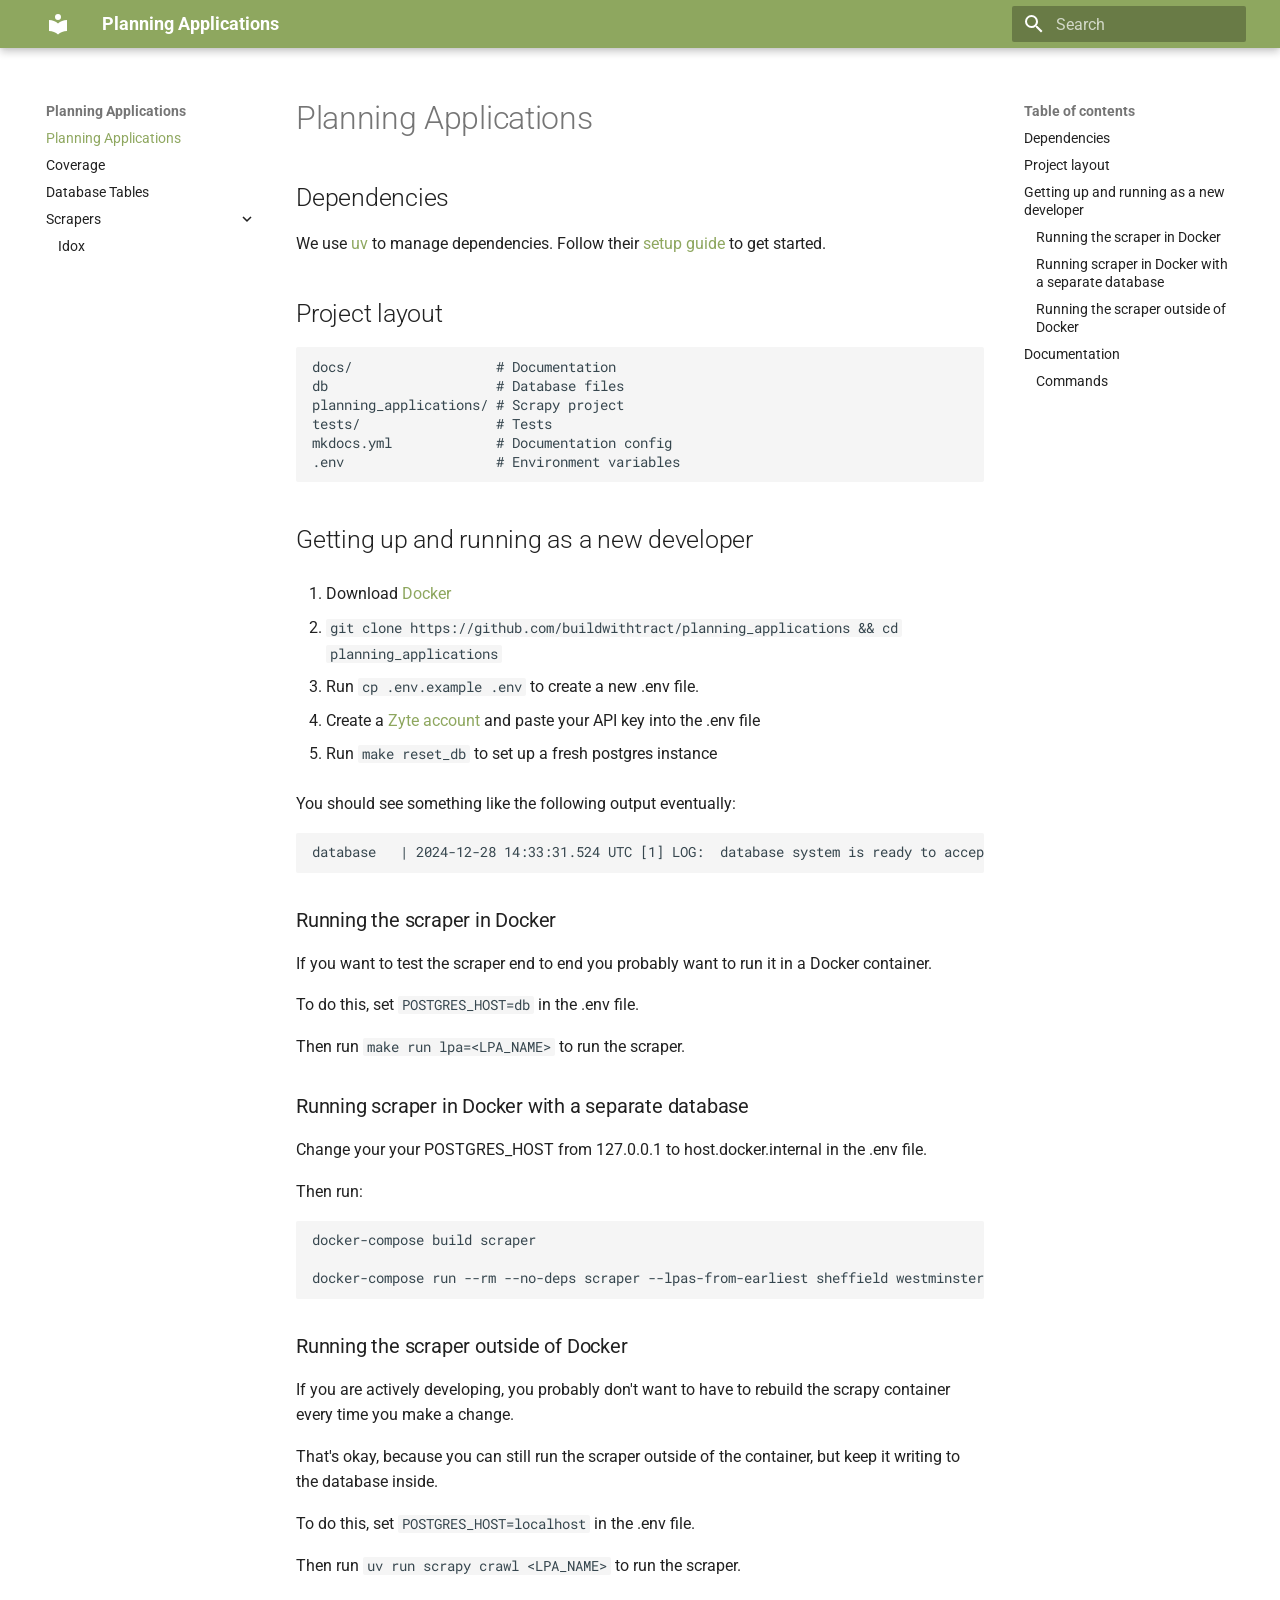
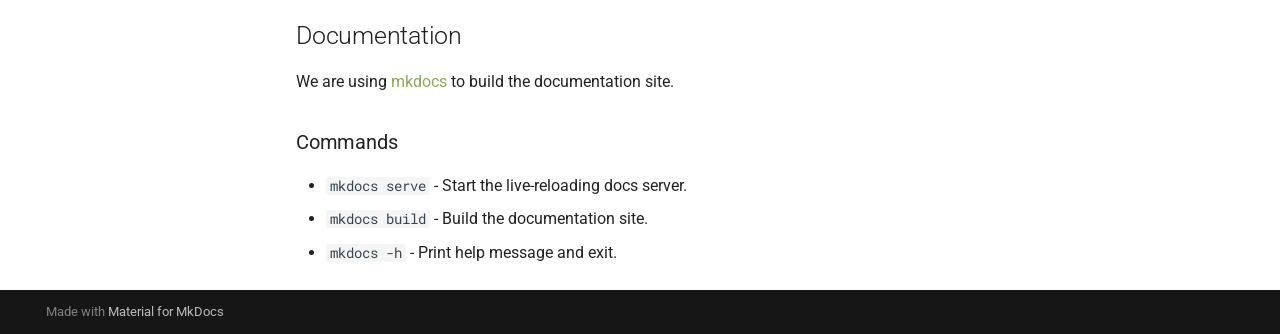
<file: index.html>
<!doctype html>
<html lang="en" class="no-js">
  <head>
    
      <meta charset="utf-8">
      <meta name="viewport" content="width=device-width,initial-scale=1">
      
      
      
      
      
        <link rel="next" href="coverage/">
      
      
      <link rel="icon" href="assets/images/favicon.png">
      <meta name="generator" content="mkdocs-1.6.1, mkdocs-material-9.6.3">
    
    
      
        <title>Planning Applications</title>
      
    
    
      <link rel="stylesheet" href="assets/stylesheets/main.d7758b05.min.css">
      
        
        <link rel="stylesheet" href="assets/stylesheets/palette.06af60db.min.css">
      
      


    
    
      
    
    
      
        
        
        <link rel="preconnect" href="https://fonts.gstatic.com" crossorigin>
        <link rel="stylesheet" href="https://fonts.googleapis.com/css?family=Roboto:300,300i,400,400i,700,700i%7CRoboto+Mono:400,400i,700,700i&display=fallback">
        <style>:root{--md-text-font:"Roboto";--md-code-font:"Roboto Mono"}</style>
      
    
    
      <link rel="stylesheet" href="stylesheets/extra.css">
    
    <script>__md_scope=new URL(".",location),__md_hash=e=>[...e].reduce(((e,_)=>(e<<5)-e+_.charCodeAt(0)),0),__md_get=(e,_=localStorage,t=__md_scope)=>JSON.parse(_.getItem(t.pathname+"."+e)),__md_set=(e,_,t=localStorage,a=__md_scope)=>{try{t.setItem(a.pathname+"."+e,JSON.stringify(_))}catch(e){}}</script>
    
      

    
    
    
  </head>
  
  
    
    
    
    
    
    <body dir="ltr" data-md-color-scheme="default" data-md-color-primary="custom" data-md-color-accent="indigo">
  
    
    <input class="md-toggle" data-md-toggle="drawer" type="checkbox" id="__drawer" autocomplete="off">
    <input class="md-toggle" data-md-toggle="search" type="checkbox" id="__search" autocomplete="off">
    <label class="md-overlay" for="__drawer"></label>
    <div data-md-component="skip">
      
        
        <a href="#planning-applications" class="md-skip">
          Skip to content
        </a>
      
    </div>
    <div data-md-component="announce">
      
    </div>
    
    
      

  

<header class="md-header md-header--shadow" data-md-component="header">
  <nav class="md-header__inner md-grid" aria-label="Header">
    <a href="." title="Planning Applications" class="md-header__button md-logo" aria-label="Planning Applications" data-md-component="logo">
      
  
  <svg xmlns="http://www.w3.org/2000/svg" viewBox="0 0 24 24"><path d="M12 8a3 3 0 0 0 3-3 3 3 0 0 0-3-3 3 3 0 0 0-3 3 3 3 0 0 0 3 3m0 3.54C9.64 9.35 6.5 8 3 8v11c3.5 0 6.64 1.35 9 3.54 2.36-2.19 5.5-3.54 9-3.54V8c-3.5 0-6.64 1.35-9 3.54"/></svg>

    </a>
    <label class="md-header__button md-icon" for="__drawer">
      
      <svg xmlns="http://www.w3.org/2000/svg" viewBox="0 0 24 24"><path d="M3 6h18v2H3zm0 5h18v2H3zm0 5h18v2H3z"/></svg>
    </label>
    <div class="md-header__title" data-md-component="header-title">
      <div class="md-header__ellipsis">
        <div class="md-header__topic">
          <span class="md-ellipsis">
            Planning Applications
          </span>
        </div>
        <div class="md-header__topic" data-md-component="header-topic">
          <span class="md-ellipsis">
            
              Planning Applications
            
          </span>
        </div>
      </div>
    </div>
    
      
    
    
    
    
      <label class="md-header__button md-icon" for="__search">
        
        <svg xmlns="http://www.w3.org/2000/svg" viewBox="0 0 24 24"><path d="M9.5 3A6.5 6.5 0 0 1 16 9.5c0 1.61-.59 3.09-1.56 4.23l.27.27h.79l5 5-1.5 1.5-5-5v-.79l-.27-.27A6.52 6.52 0 0 1 9.5 16 6.5 6.5 0 0 1 3 9.5 6.5 6.5 0 0 1 9.5 3m0 2C7 5 5 7 5 9.5S7 14 9.5 14 14 12 14 9.5 12 5 9.5 5"/></svg>
      </label>
      <div class="md-search" data-md-component="search" role="dialog">
  <label class="md-search__overlay" for="__search"></label>
  <div class="md-search__inner" role="search">
    <form class="md-search__form" name="search">
      <input type="text" class="md-search__input" name="query" aria-label="Search" placeholder="Search" autocapitalize="off" autocorrect="off" autocomplete="off" spellcheck="false" data-md-component="search-query" required>
      <label class="md-search__icon md-icon" for="__search">
        
        <svg xmlns="http://www.w3.org/2000/svg" viewBox="0 0 24 24"><path d="M9.5 3A6.5 6.5 0 0 1 16 9.5c0 1.61-.59 3.09-1.56 4.23l.27.27h.79l5 5-1.5 1.5-5-5v-.79l-.27-.27A6.52 6.52 0 0 1 9.5 16 6.5 6.5 0 0 1 3 9.5 6.5 6.5 0 0 1 9.5 3m0 2C7 5 5 7 5 9.5S7 14 9.5 14 14 12 14 9.5 12 5 9.5 5"/></svg>
        
        <svg xmlns="http://www.w3.org/2000/svg" viewBox="0 0 24 24"><path d="M20 11v2H8l5.5 5.5-1.42 1.42L4.16 12l7.92-7.92L13.5 5.5 8 11z"/></svg>
      </label>
      <nav class="md-search__options" aria-label="Search">
        
        <button type="reset" class="md-search__icon md-icon" title="Clear" aria-label="Clear" tabindex="-1">
          
          <svg xmlns="http://www.w3.org/2000/svg" viewBox="0 0 24 24"><path d="M19 6.41 17.59 5 12 10.59 6.41 5 5 6.41 10.59 12 5 17.59 6.41 19 12 13.41 17.59 19 19 17.59 13.41 12z"/></svg>
        </button>
      </nav>
      
    </form>
    <div class="md-search__output">
      <div class="md-search__scrollwrap" tabindex="0" data-md-scrollfix>
        <div class="md-search-result" data-md-component="search-result">
          <div class="md-search-result__meta">
            Initializing search
          </div>
          <ol class="md-search-result__list" role="presentation"></ol>
        </div>
      </div>
    </div>
  </div>
</div>
    
    
  </nav>
  
</header>
    
    <div class="md-container" data-md-component="container">
      
      
        
          
        
      
      <main class="md-main" data-md-component="main">
        <div class="md-main__inner md-grid">
          
            
              
              <div class="md-sidebar md-sidebar--primary" data-md-component="sidebar" data-md-type="navigation" >
                <div class="md-sidebar__scrollwrap">
                  <div class="md-sidebar__inner">
                    



<nav class="md-nav md-nav--primary" aria-label="Navigation" data-md-level="0">
  <label class="md-nav__title" for="__drawer">
    <a href="." title="Planning Applications" class="md-nav__button md-logo" aria-label="Planning Applications" data-md-component="logo">
      
  
  <svg xmlns="http://www.w3.org/2000/svg" viewBox="0 0 24 24"><path d="M12 8a3 3 0 0 0 3-3 3 3 0 0 0-3-3 3 3 0 0 0-3 3 3 3 0 0 0 3 3m0 3.54C9.64 9.35 6.5 8 3 8v11c3.5 0 6.64 1.35 9 3.54 2.36-2.19 5.5-3.54 9-3.54V8c-3.5 0-6.64 1.35-9 3.54"/></svg>

    </a>
    Planning Applications
  </label>
  
  <ul class="md-nav__list" data-md-scrollfix>
    
      
      
  
  
    
  
  
  
    <li class="md-nav__item md-nav__item--active">
      
      <input class="md-nav__toggle md-toggle" type="checkbox" id="__toc">
      
      
        
      
      
        <label class="md-nav__link md-nav__link--active" for="__toc">
          
  
  <span class="md-ellipsis">
    Planning Applications
    
  </span>
  

          <span class="md-nav__icon md-icon"></span>
        </label>
      
      <a href="." class="md-nav__link md-nav__link--active">
        
  
  <span class="md-ellipsis">
    Planning Applications
    
  </span>
  

      </a>
      
        

<nav class="md-nav md-nav--secondary" aria-label="Table of contents">
  
  
  
    
  
  
    <label class="md-nav__title" for="__toc">
      <span class="md-nav__icon md-icon"></span>
      Table of contents
    </label>
    <ul class="md-nav__list" data-md-component="toc" data-md-scrollfix>
      
        <li class="md-nav__item">
  <a href="#dependencies" class="md-nav__link">
    <span class="md-ellipsis">
      Dependencies
    </span>
  </a>
  
</li>
      
        <li class="md-nav__item">
  <a href="#project-layout" class="md-nav__link">
    <span class="md-ellipsis">
      Project layout
    </span>
  </a>
  
</li>
      
        <li class="md-nav__item">
  <a href="#getting-up-and-running-as-a-new-developer" class="md-nav__link">
    <span class="md-ellipsis">
      Getting up and running as a new developer
    </span>
  </a>
  
    <nav class="md-nav" aria-label="Getting up and running as a new developer">
      <ul class="md-nav__list">
        
          <li class="md-nav__item">
  <a href="#running-the-scraper-in-docker" class="md-nav__link">
    <span class="md-ellipsis">
      Running the scraper in Docker
    </span>
  </a>
  
</li>
        
          <li class="md-nav__item">
  <a href="#running-scraper-in-docker-with-a-separate-database" class="md-nav__link">
    <span class="md-ellipsis">
      Running scraper in Docker with a separate database
    </span>
  </a>
  
</li>
        
          <li class="md-nav__item">
  <a href="#running-the-scraper-outside-of-docker" class="md-nav__link">
    <span class="md-ellipsis">
      Running the scraper outside of Docker
    </span>
  </a>
  
</li>
        
      </ul>
    </nav>
  
</li>
      
        <li class="md-nav__item">
  <a href="#documentation" class="md-nav__link">
    <span class="md-ellipsis">
      Documentation
    </span>
  </a>
  
    <nav class="md-nav" aria-label="Documentation">
      <ul class="md-nav__list">
        
          <li class="md-nav__item">
  <a href="#commands" class="md-nav__link">
    <span class="md-ellipsis">
      Commands
    </span>
  </a>
  
</li>
        
      </ul>
    </nav>
  
</li>
      
    </ul>
  
</nav>
      
    </li>
  

    
      
      
  
  
  
  
    <li class="md-nav__item">
      <a href="coverage/" class="md-nav__link">
        
  
  <span class="md-ellipsis">
    Coverage
    
  </span>
  

      </a>
    </li>
  

    
      
      
  
  
  
  
    <li class="md-nav__item">
      <a href="database/" class="md-nav__link">
        
  
  <span class="md-ellipsis">
    Database Tables
    
  </span>
  

      </a>
    </li>
  

    
      
      
  
  
  
  
    
    
    
    
    <li class="md-nav__item md-nav__item--nested">
      
        
        
          
        
        <input class="md-nav__toggle md-toggle md-toggle--indeterminate" type="checkbox" id="__nav_4" >
        
          
          <label class="md-nav__link" for="__nav_4" id="__nav_4_label" tabindex="0">
            
  
  <span class="md-ellipsis">
    Scrapers
    
  </span>
  

            <span class="md-nav__icon md-icon"></span>
          </label>
        
        <nav class="md-nav" data-md-level="1" aria-labelledby="__nav_4_label" aria-expanded="false">
          <label class="md-nav__title" for="__nav_4">
            <span class="md-nav__icon md-icon"></span>
            Scrapers
          </label>
          <ul class="md-nav__list" data-md-scrollfix>
            
              
                
  
  
  
  
    <li class="md-nav__item">
      <a href="scrapers/idox/" class="md-nav__link">
        
  
  <span class="md-ellipsis">
    Idox
    
  </span>
  

      </a>
    </li>
  

              
            
          </ul>
        </nav>
      
    </li>
  

    
  </ul>
</nav>
                  </div>
                </div>
              </div>
            
            
              
              <div class="md-sidebar md-sidebar--secondary" data-md-component="sidebar" data-md-type="toc" >
                <div class="md-sidebar__scrollwrap">
                  <div class="md-sidebar__inner">
                    

<nav class="md-nav md-nav--secondary" aria-label="Table of contents">
  
  
  
    
  
  
    <label class="md-nav__title" for="__toc">
      <span class="md-nav__icon md-icon"></span>
      Table of contents
    </label>
    <ul class="md-nav__list" data-md-component="toc" data-md-scrollfix>
      
        <li class="md-nav__item">
  <a href="#dependencies" class="md-nav__link">
    <span class="md-ellipsis">
      Dependencies
    </span>
  </a>
  
</li>
      
        <li class="md-nav__item">
  <a href="#project-layout" class="md-nav__link">
    <span class="md-ellipsis">
      Project layout
    </span>
  </a>
  
</li>
      
        <li class="md-nav__item">
  <a href="#getting-up-and-running-as-a-new-developer" class="md-nav__link">
    <span class="md-ellipsis">
      Getting up and running as a new developer
    </span>
  </a>
  
    <nav class="md-nav" aria-label="Getting up and running as a new developer">
      <ul class="md-nav__list">
        
          <li class="md-nav__item">
  <a href="#running-the-scraper-in-docker" class="md-nav__link">
    <span class="md-ellipsis">
      Running the scraper in Docker
    </span>
  </a>
  
</li>
        
          <li class="md-nav__item">
  <a href="#running-scraper-in-docker-with-a-separate-database" class="md-nav__link">
    <span class="md-ellipsis">
      Running scraper in Docker with a separate database
    </span>
  </a>
  
</li>
        
          <li class="md-nav__item">
  <a href="#running-the-scraper-outside-of-docker" class="md-nav__link">
    <span class="md-ellipsis">
      Running the scraper outside of Docker
    </span>
  </a>
  
</li>
        
      </ul>
    </nav>
  
</li>
      
        <li class="md-nav__item">
  <a href="#documentation" class="md-nav__link">
    <span class="md-ellipsis">
      Documentation
    </span>
  </a>
  
    <nav class="md-nav" aria-label="Documentation">
      <ul class="md-nav__list">
        
          <li class="md-nav__item">
  <a href="#commands" class="md-nav__link">
    <span class="md-ellipsis">
      Commands
    </span>
  </a>
  
</li>
        
      </ul>
    </nav>
  
</li>
      
    </ul>
  
</nav>
                  </div>
                </div>
              </div>
            
          
          
            <div class="md-content" data-md-component="content">
              <article class="md-content__inner md-typeset">
                
                  



<h1 id="planning-applications">Planning Applications</h1>
<h2 id="dependencies">Dependencies</h2>
<p>We use <a href="https://docs.astral.sh">uv</a> to manage dependencies. Follow their <a href="https://docs.astral.sh/uv/getting-started/installation">setup guide</a> to get started.</p>
<h2 id="project-layout">Project layout</h2>
<pre><code>docs/                  # Documentation
db                     # Database files
planning_applications/ # Scrapy project
tests/                 # Tests
mkdocs.yml             # Documentation config
.env                   # Environment variables
</code></pre>
<h2 id="getting-up-and-running-as-a-new-developer">Getting up and running as a new developer</h2>
<ol>
<li>
<p>Download <a href="https://www.docker.com/products/docker-desktop/">Docker</a></p>
</li>
<li>
<p><code>git clone https://github.com/buildwithtract/planning_applications &amp;&amp; cd planning_applications</code></p>
</li>
<li>
<p>Run <code>cp .env.example .env</code> to create a new .env file.</p>
</li>
<li>
<p>Create a <a href="https://www.zyte.com/signup/">Zyte account</a> and paste your API key into the .env file</p>
</li>
<li>
<p>Run <code>make reset_db</code> to set up a fresh postgres instance</p>
</li>
</ol>
<p>You should see something like the following output eventually:</p>
<pre><code>database   | 2024-12-28 14:33:31.524 UTC [1] LOG:  database system is ready to accept connections
</code></pre>
<h3 id="running-the-scraper-in-docker">Running the scraper in Docker</h3>
<p>If you want to test the scraper end to end you probably want to run it in a Docker container.</p>
<p>To do this, set <code>POSTGRES_HOST=db</code> in the .env file.</p>
<p>Then run <code>make run lpa=&lt;LPA_NAME&gt;</code> to run the scraper.</p>
<h3 id="running-scraper-in-docker-with-a-separate-database">Running scraper in Docker with a separate database</h3>
<p>Change your your POSTGRES_HOST from 127.0.0.1 to host.docker.internal in the .env file.</p>
<p>Then run:</p>
<pre><code class="language-bash">docker-compose build scraper

docker-compose run --rm --no-deps scraper --lpas-from-earliest sheffield westminster cambridge
</code></pre>
<h3 id="running-the-scraper-outside-of-docker">Running the scraper outside of Docker</h3>
<p>If you are actively developing, you probably don't want to have to rebuild the scrapy container every time you make a change.</p>
<p>That's okay, because you can still run the scraper outside of the container, but keep it writing to the database inside.</p>
<p>To do this, set <code>POSTGRES_HOST=localhost</code> in the .env file.</p>
<p>Then run <code>uv run scrapy crawl &lt;LPA_NAME&gt;</code> to run the scraper.</p>
<h2 id="documentation">Documentation</h2>
<p>We are using <a href="https://www.mkdocs.org/">mkdocs</a> to build the documentation site.</p>
<h3 id="commands">Commands</h3>
<ul>
<li><code>mkdocs serve</code> - Start the live-reloading docs server.</li>
<li><code>mkdocs build</code> - Build the documentation site.</li>
<li><code>mkdocs -h</code> - Print help message and exit.</li>
</ul>












                
              </article>
            </div>
          
          
<script>var target=document.getElementById(location.hash.slice(1));target&&target.name&&(target.checked=target.name.startsWith("__tabbed_"))</script>
        </div>
        
      </main>
      
        <footer class="md-footer">
  
  <div class="md-footer-meta md-typeset">
    <div class="md-footer-meta__inner md-grid">
      <div class="md-copyright">
  
  
    Made with
    <a href="https://squidfunk.github.io/mkdocs-material/" target="_blank" rel="noopener">
      Material for MkDocs
    </a>
  
</div>
      
    </div>
  </div>
</footer>
      
    </div>
    <div class="md-dialog" data-md-component="dialog">
      <div class="md-dialog__inner md-typeset"></div>
    </div>
    
    
    <script id="__config" type="application/json">{"base": ".", "features": ["navigation.expand"], "search": "assets/javascripts/workers/search.f8cc74c7.min.js", "translations": {"clipboard.copied": "Copied to clipboard", "clipboard.copy": "Copy to clipboard", "search.result.more.one": "1 more on this page", "search.result.more.other": "# more on this page", "search.result.none": "No matching documents", "search.result.one": "1 matching document", "search.result.other": "# matching documents", "search.result.placeholder": "Type to start searching", "search.result.term.missing": "Missing", "select.version": "Select version"}}</script>
    
    
      <script src="assets/javascripts/bundle.f1b6f286.min.js"></script>
      
    
  </body>
</html>
</file>
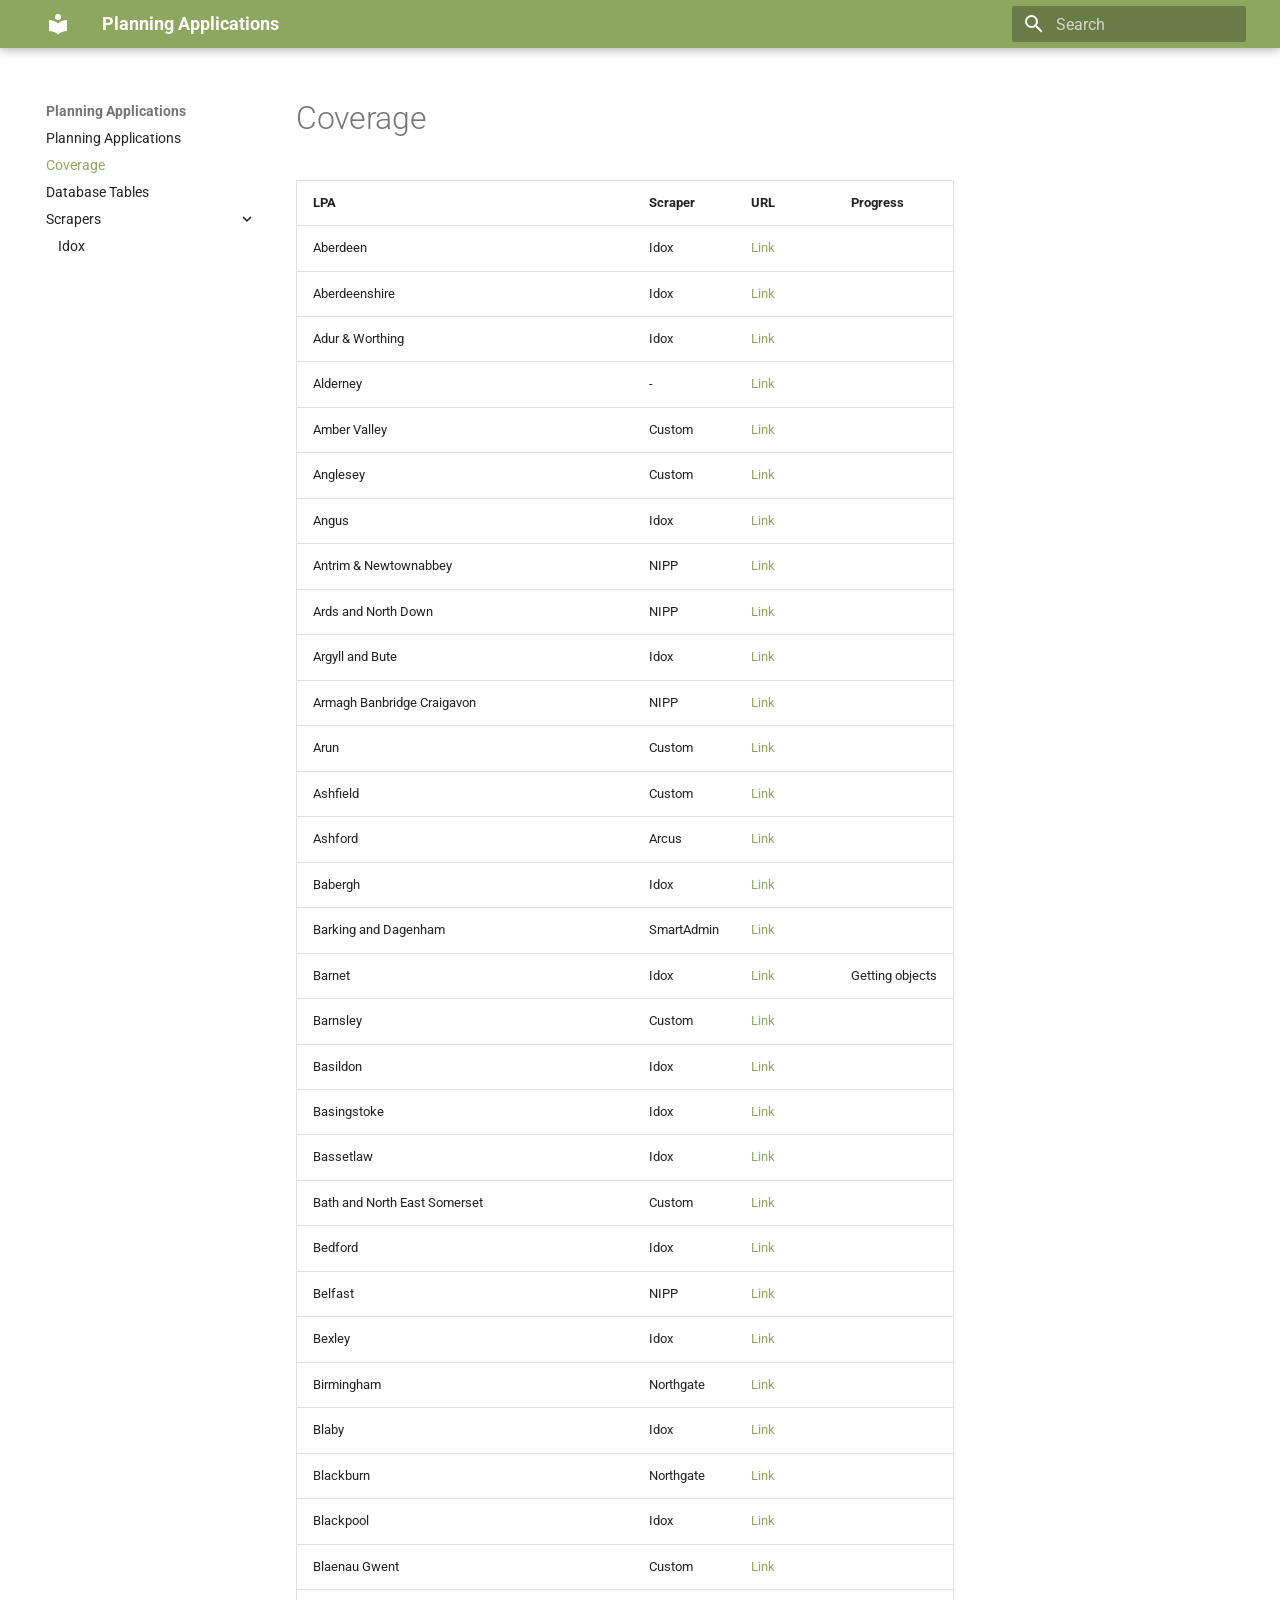
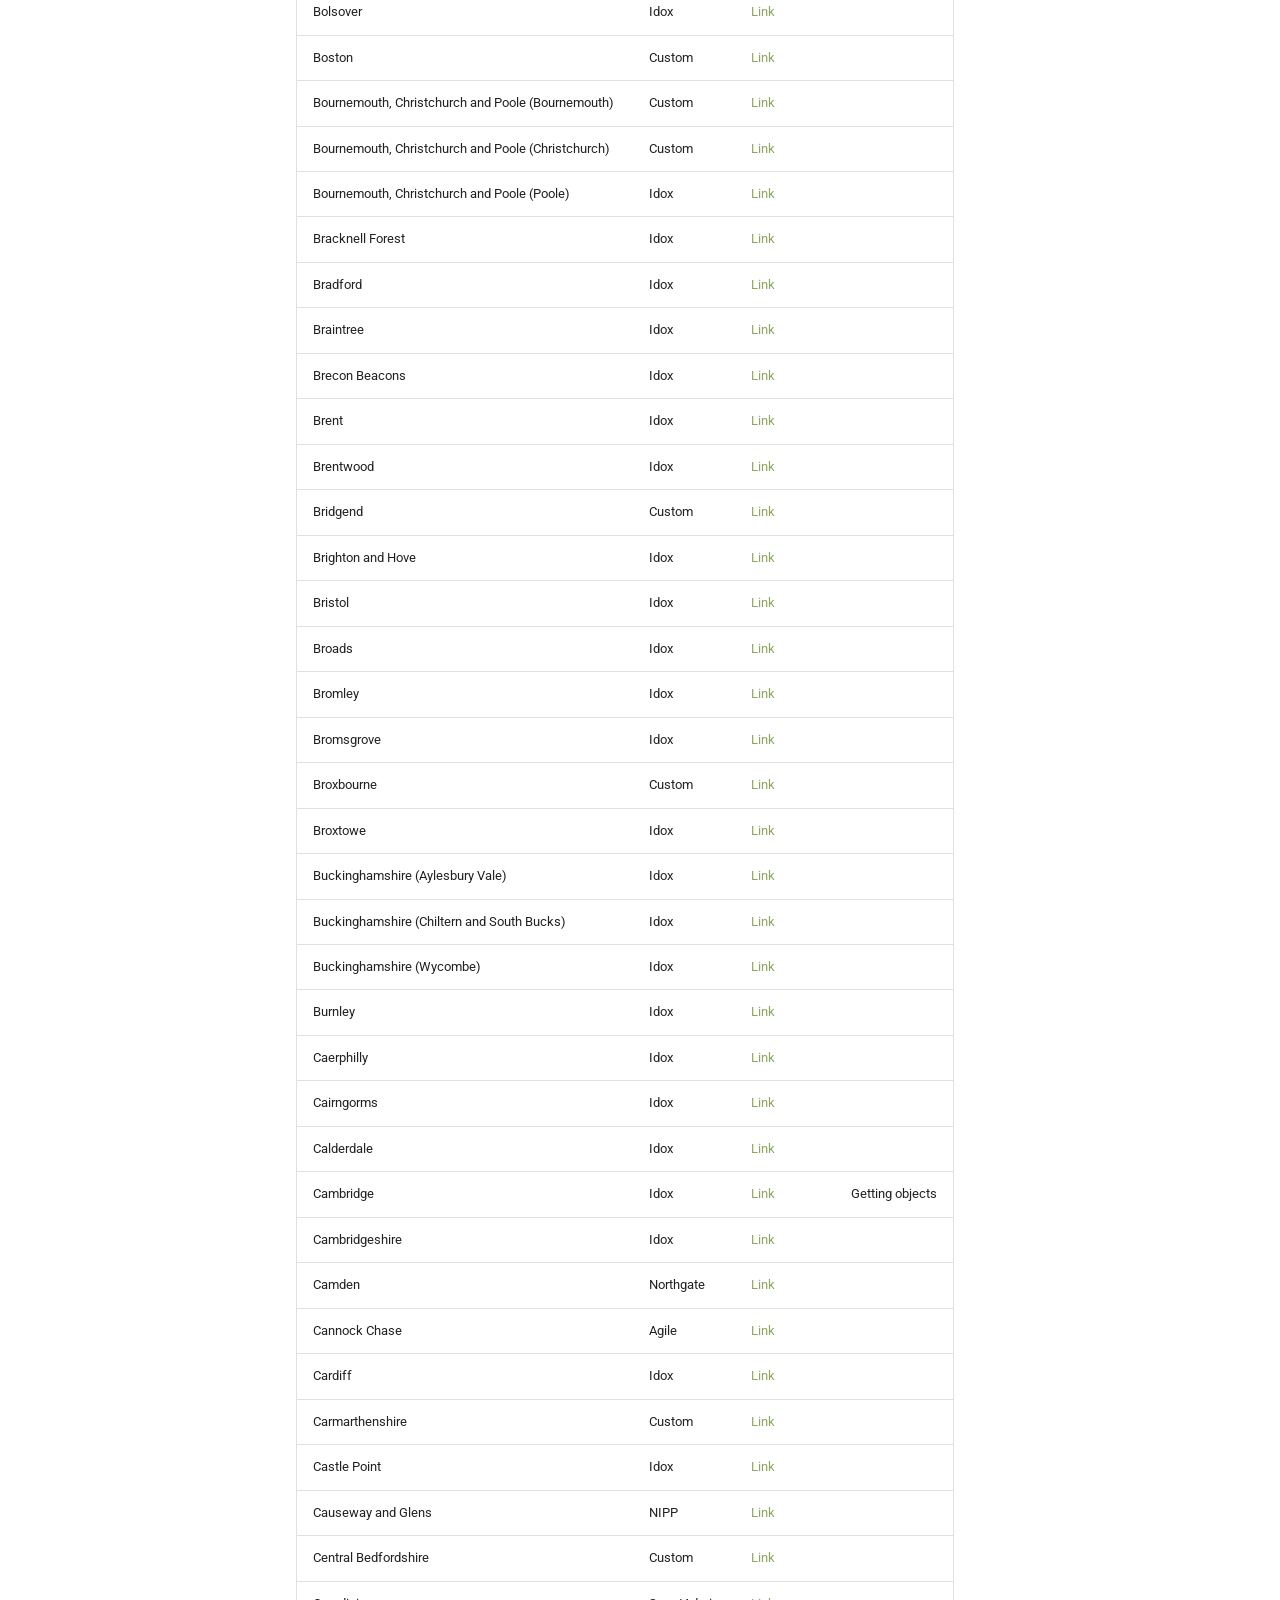
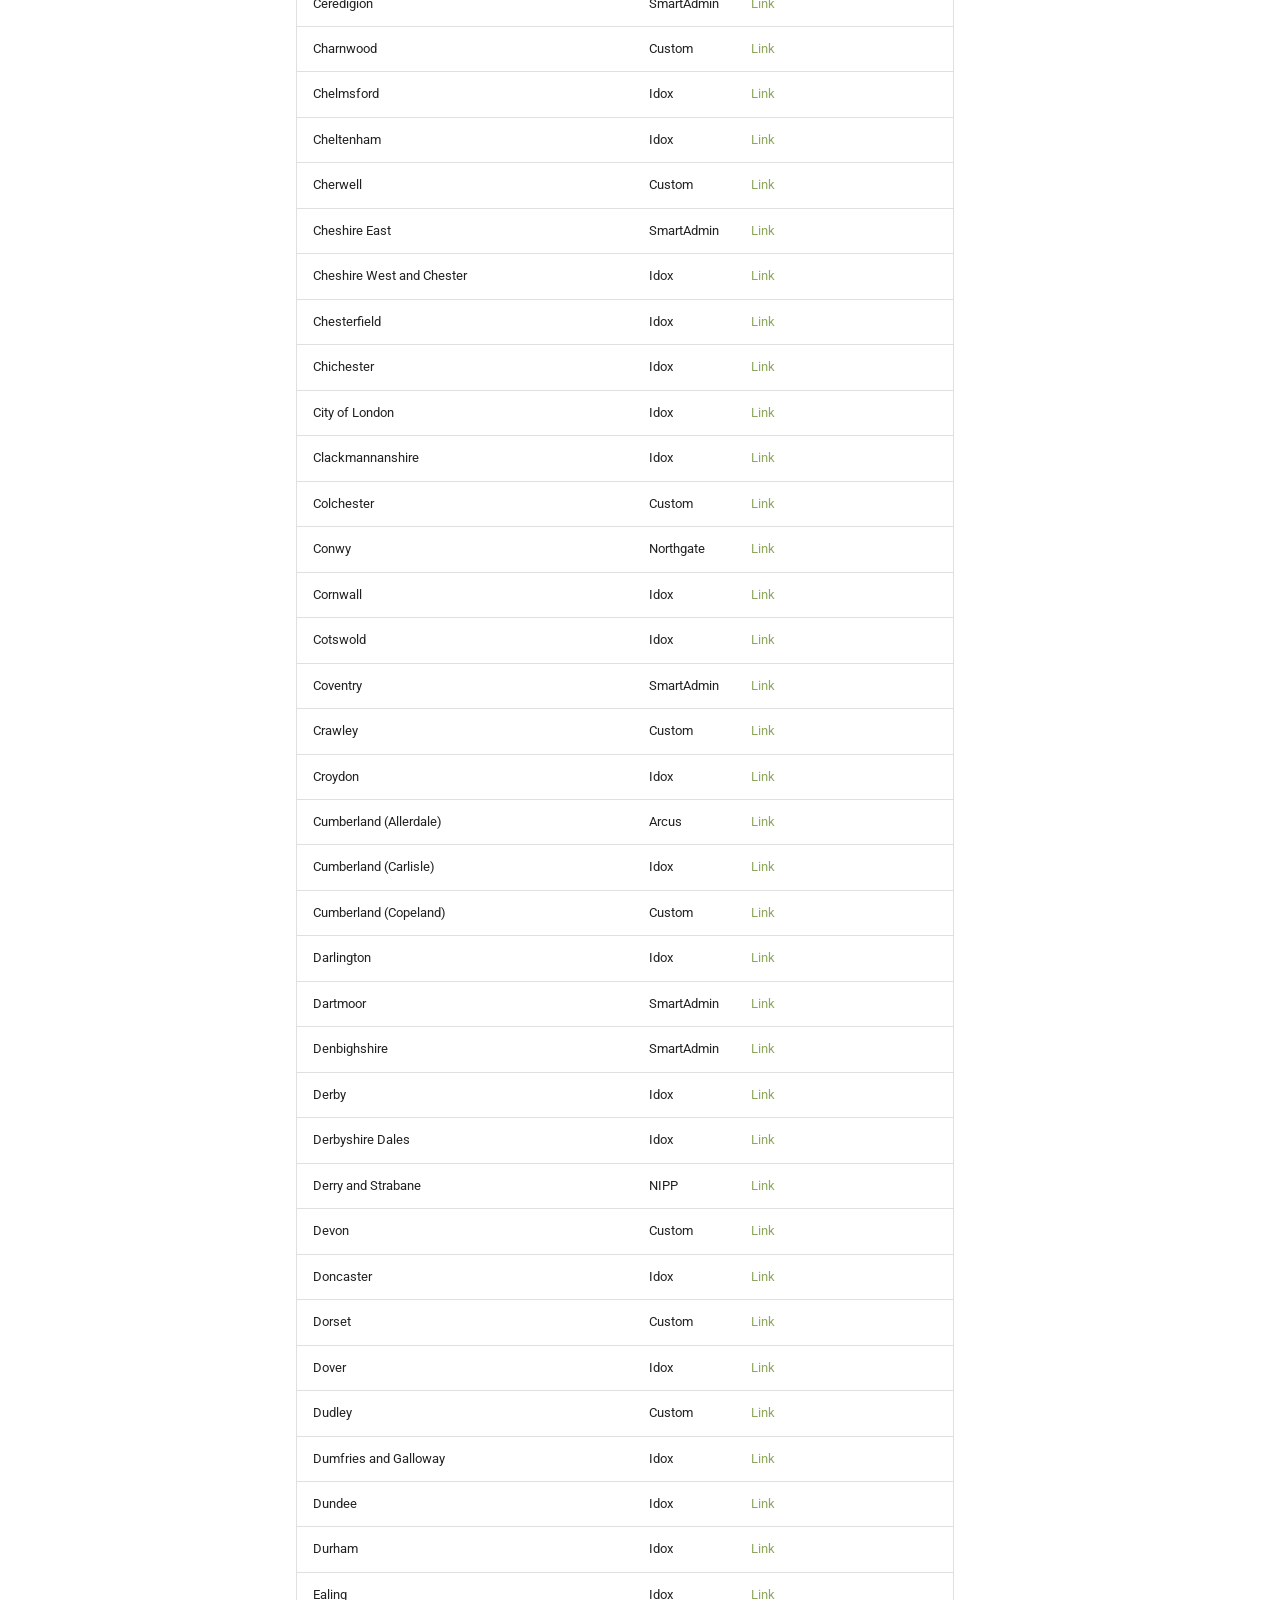
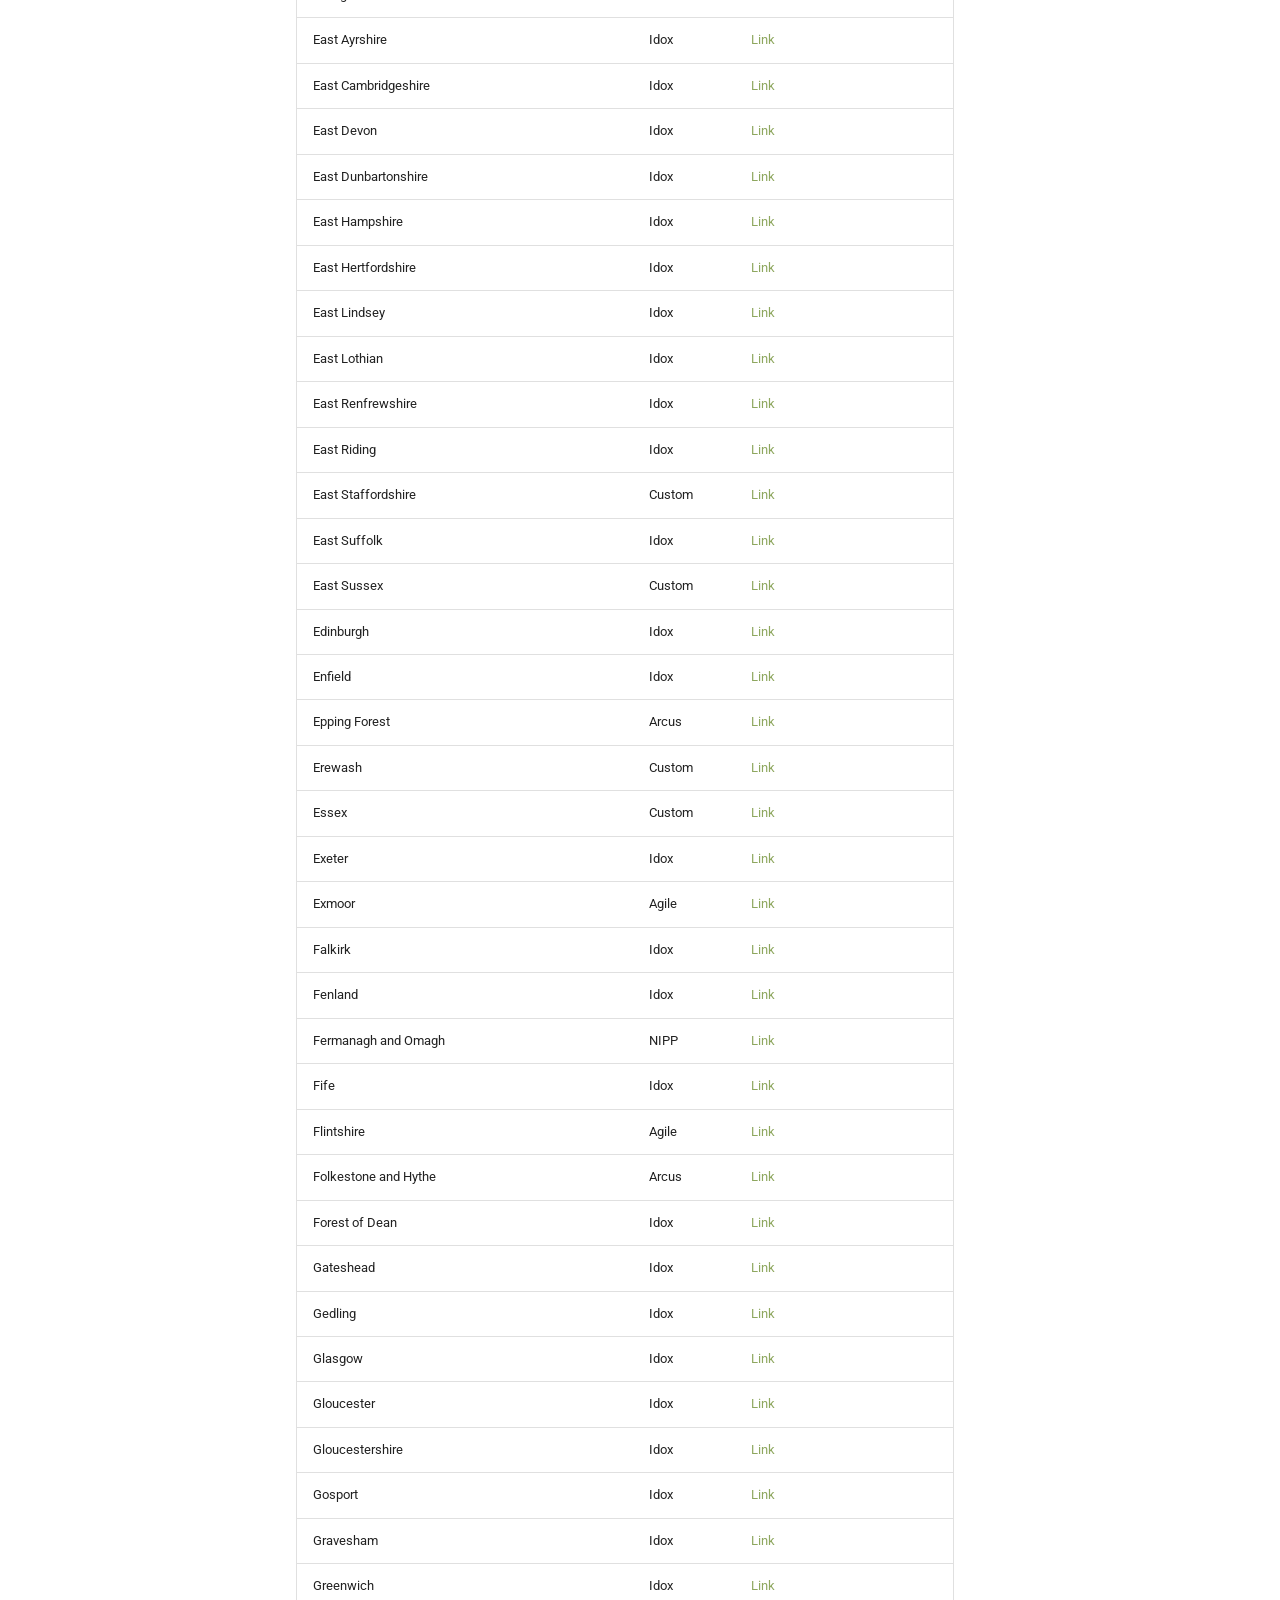
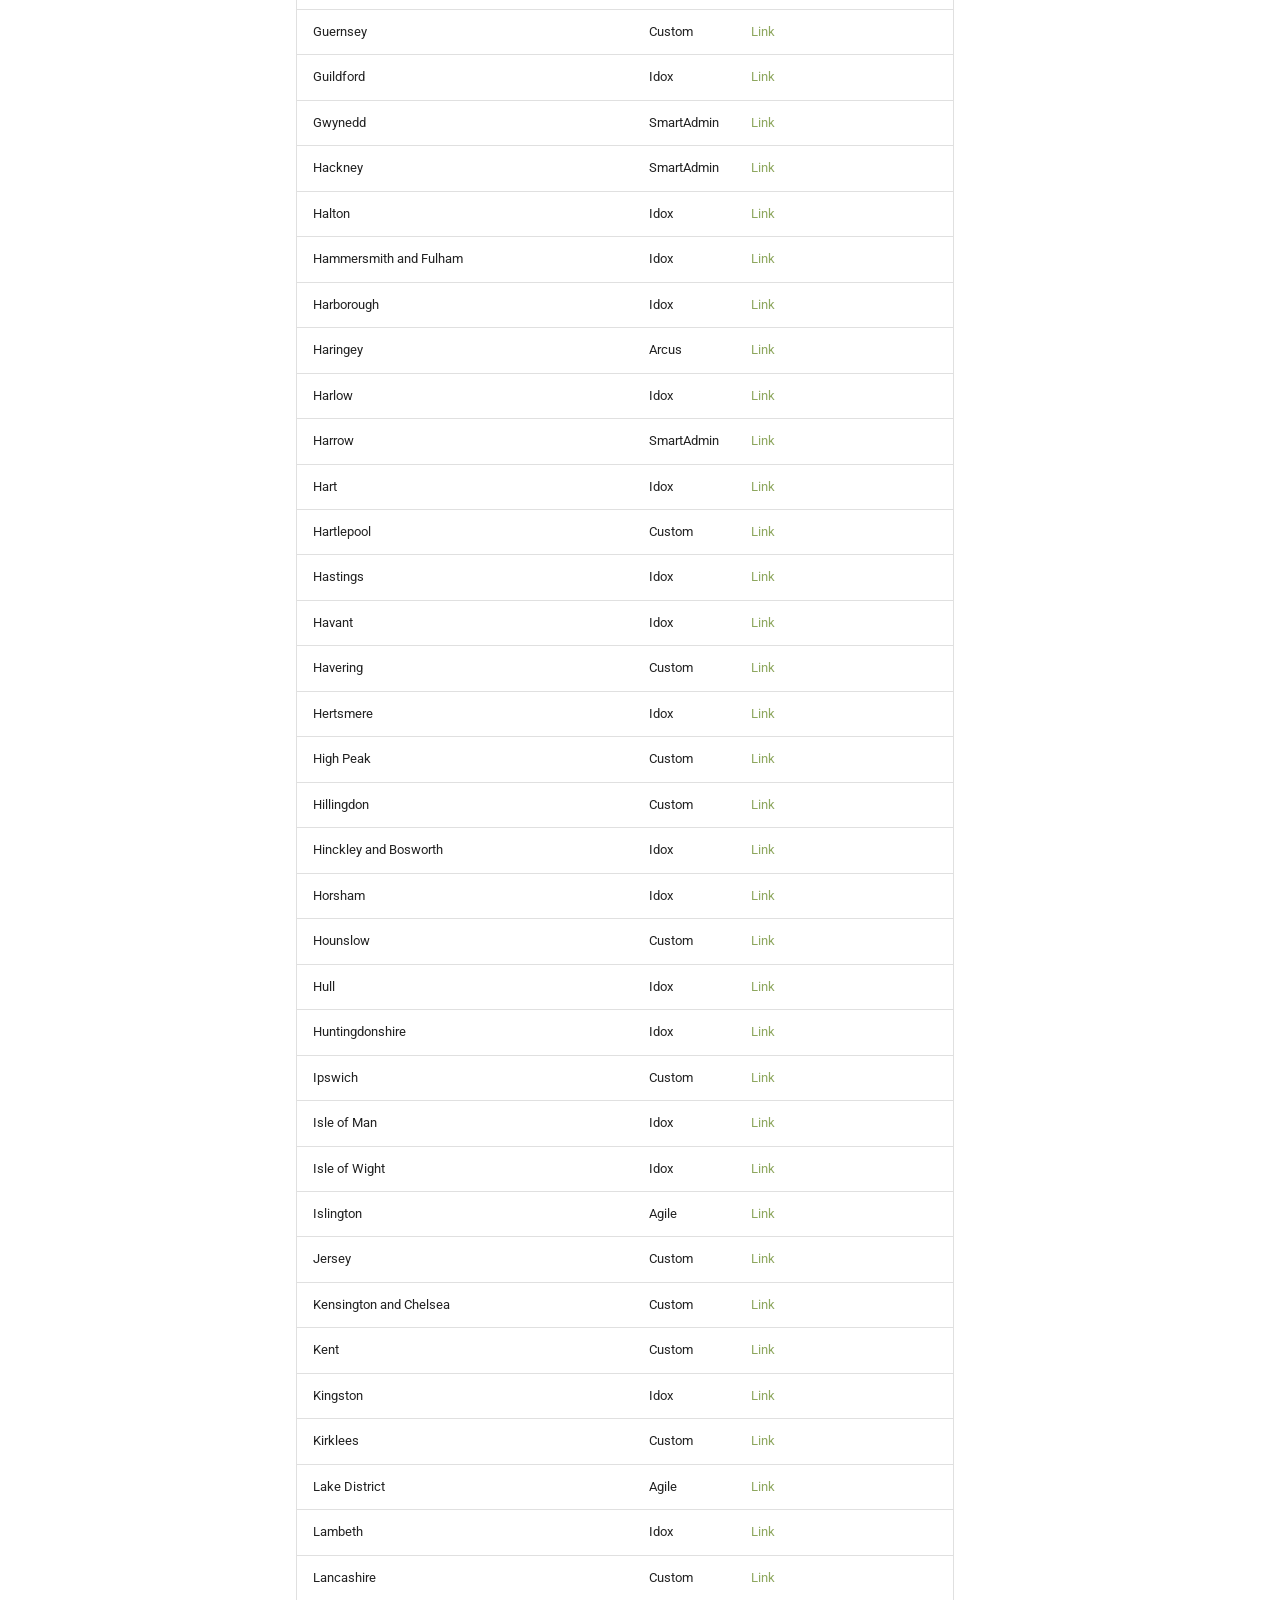
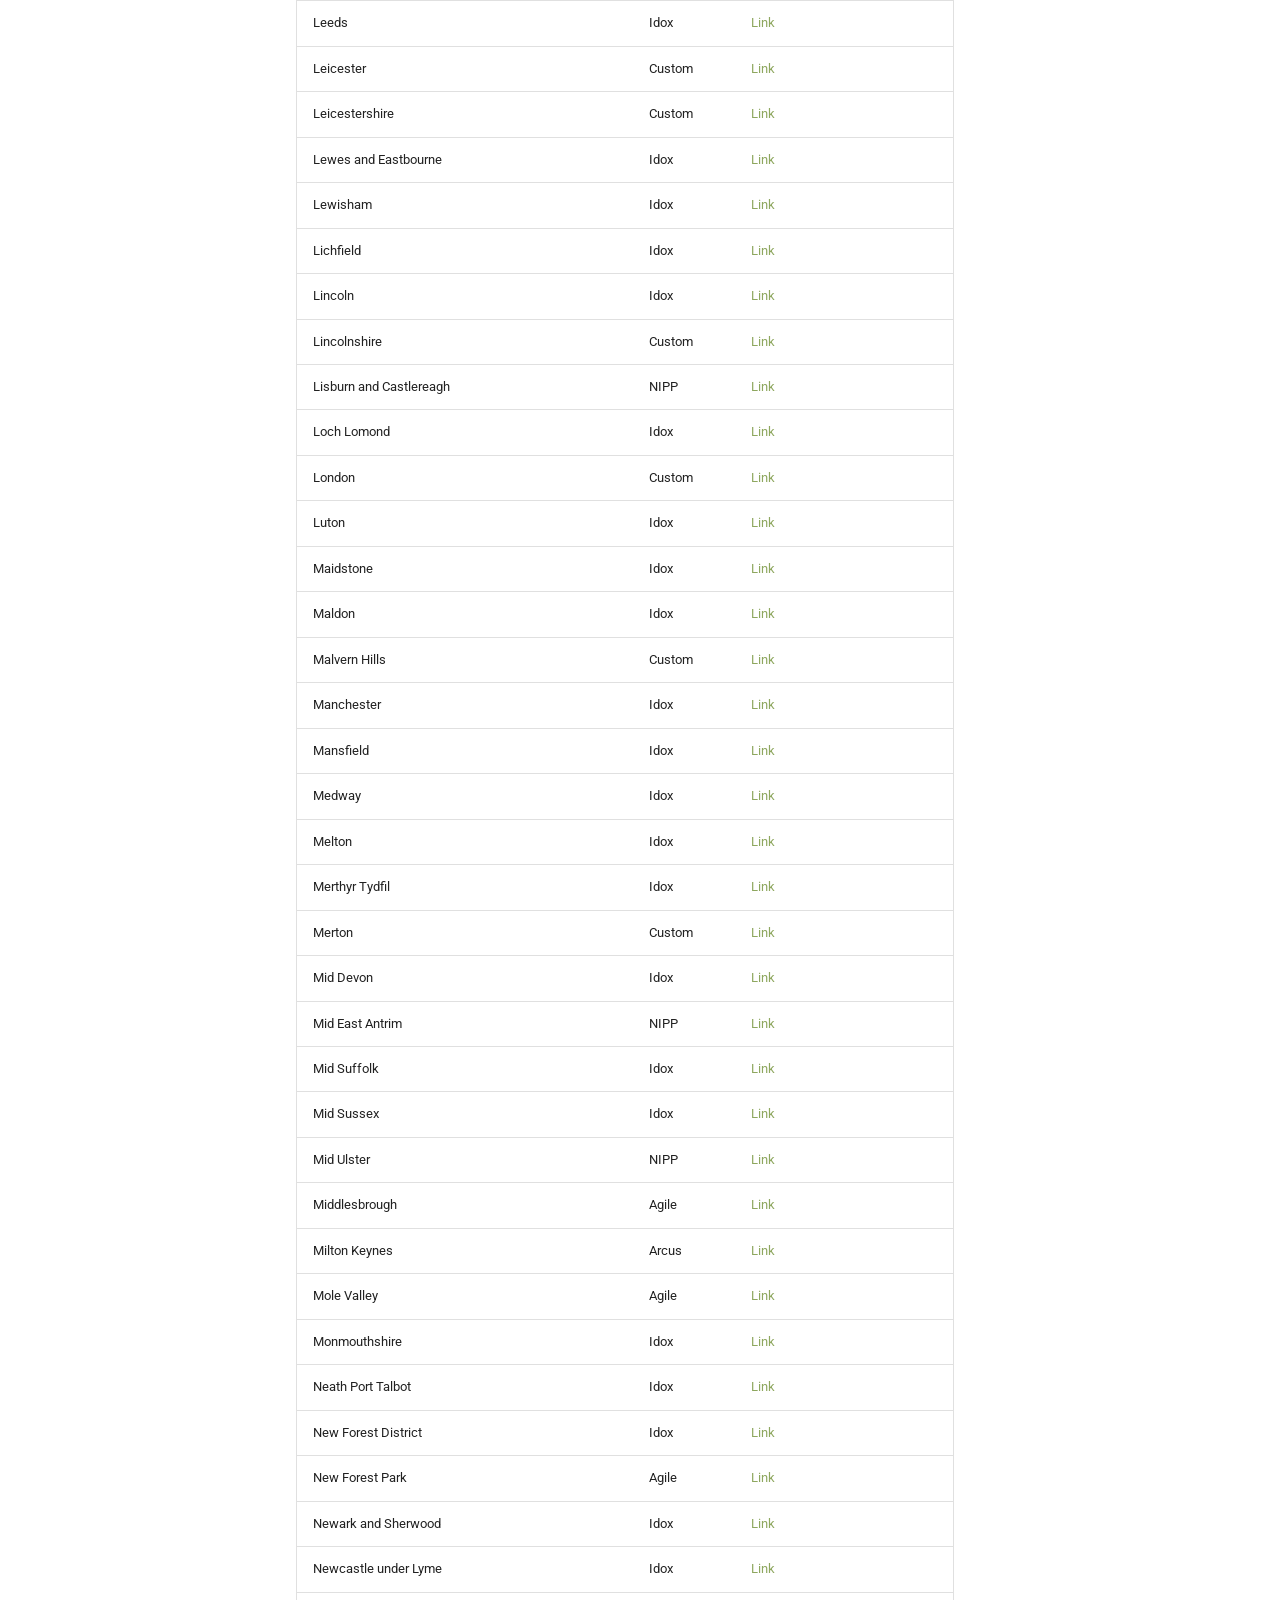
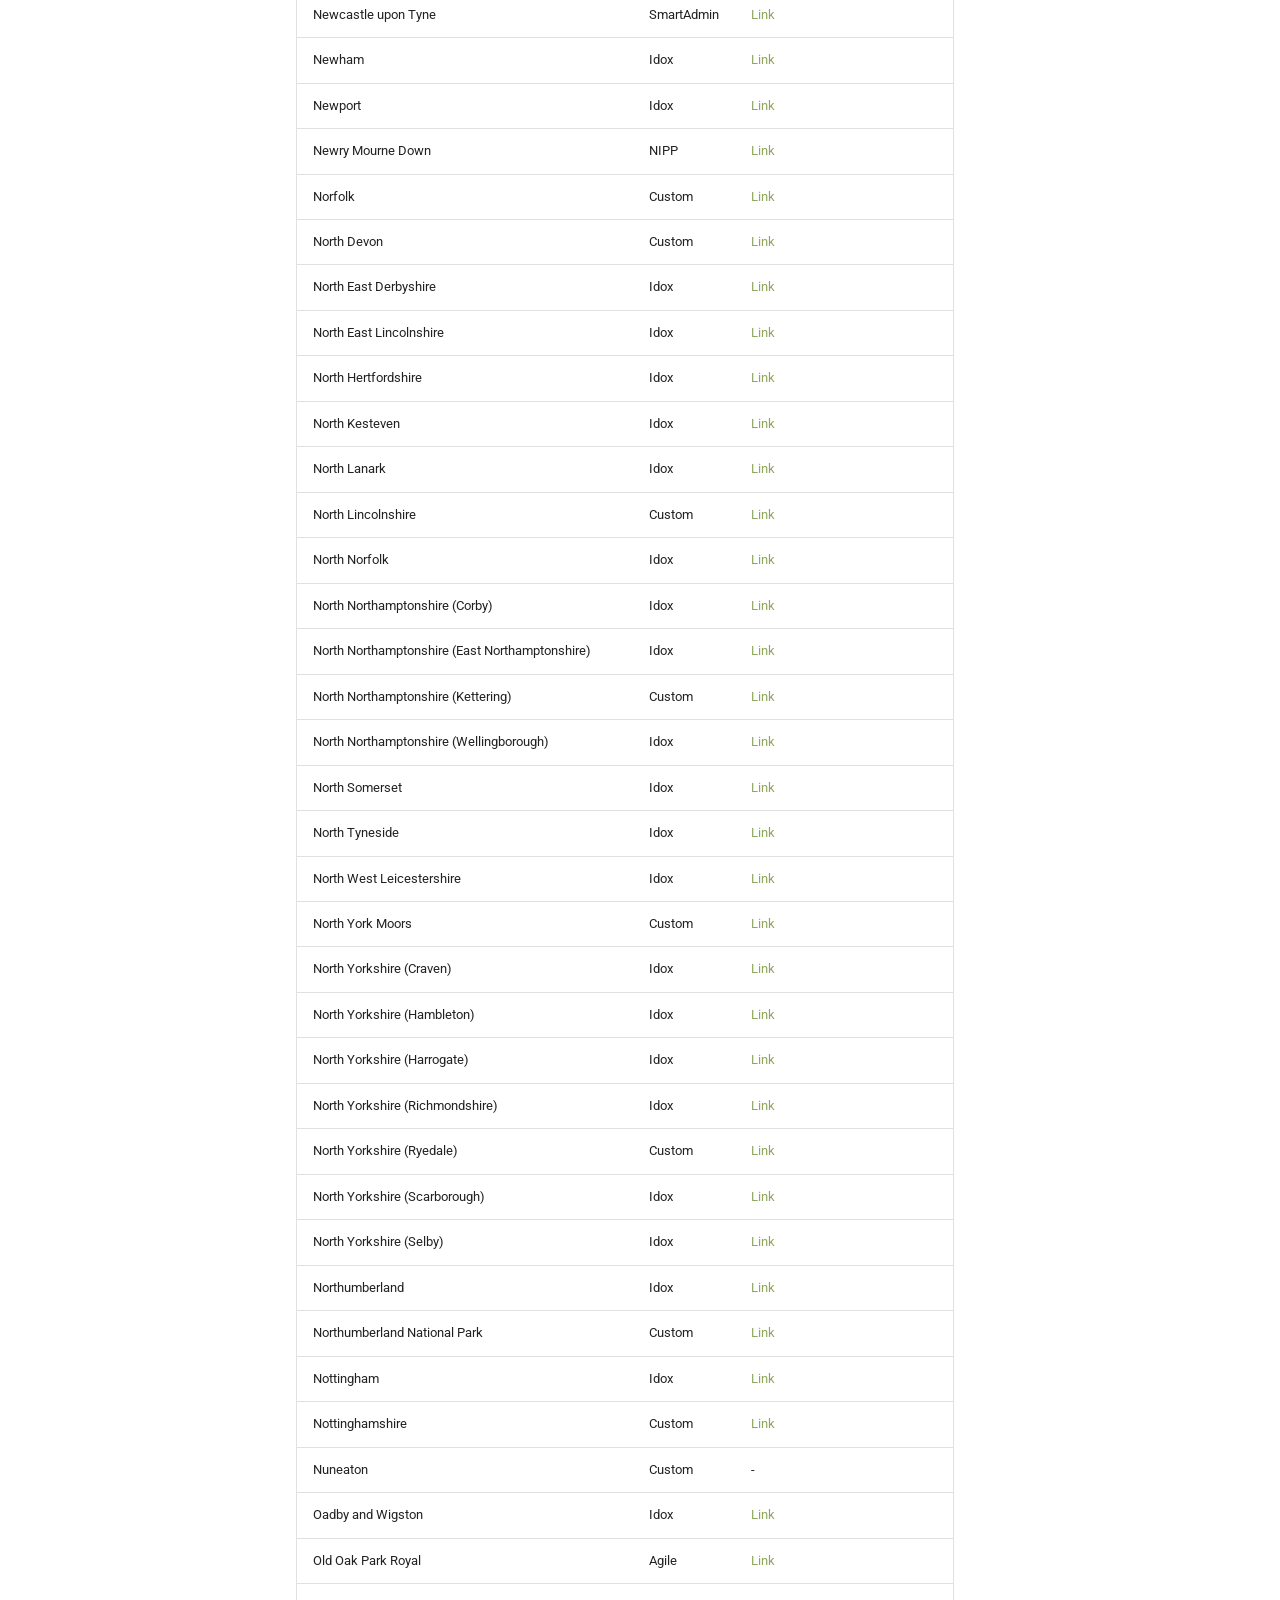
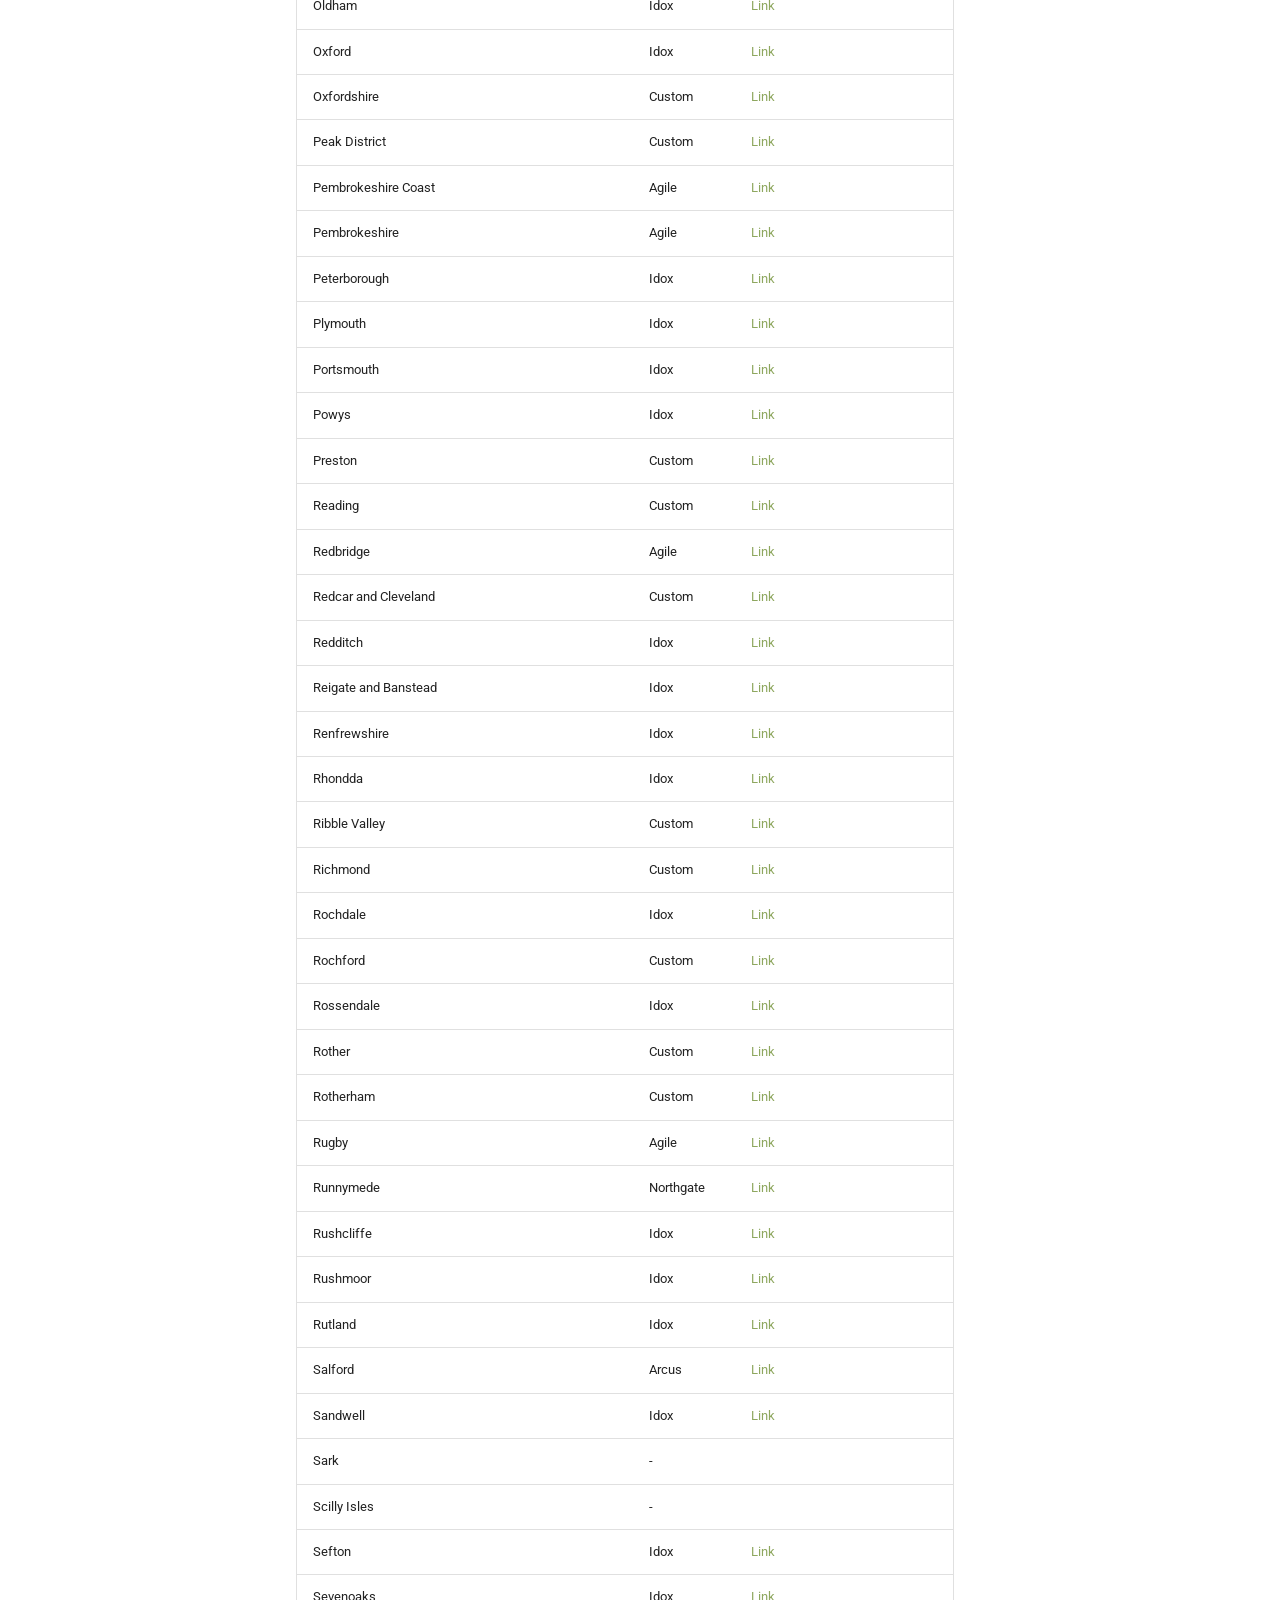
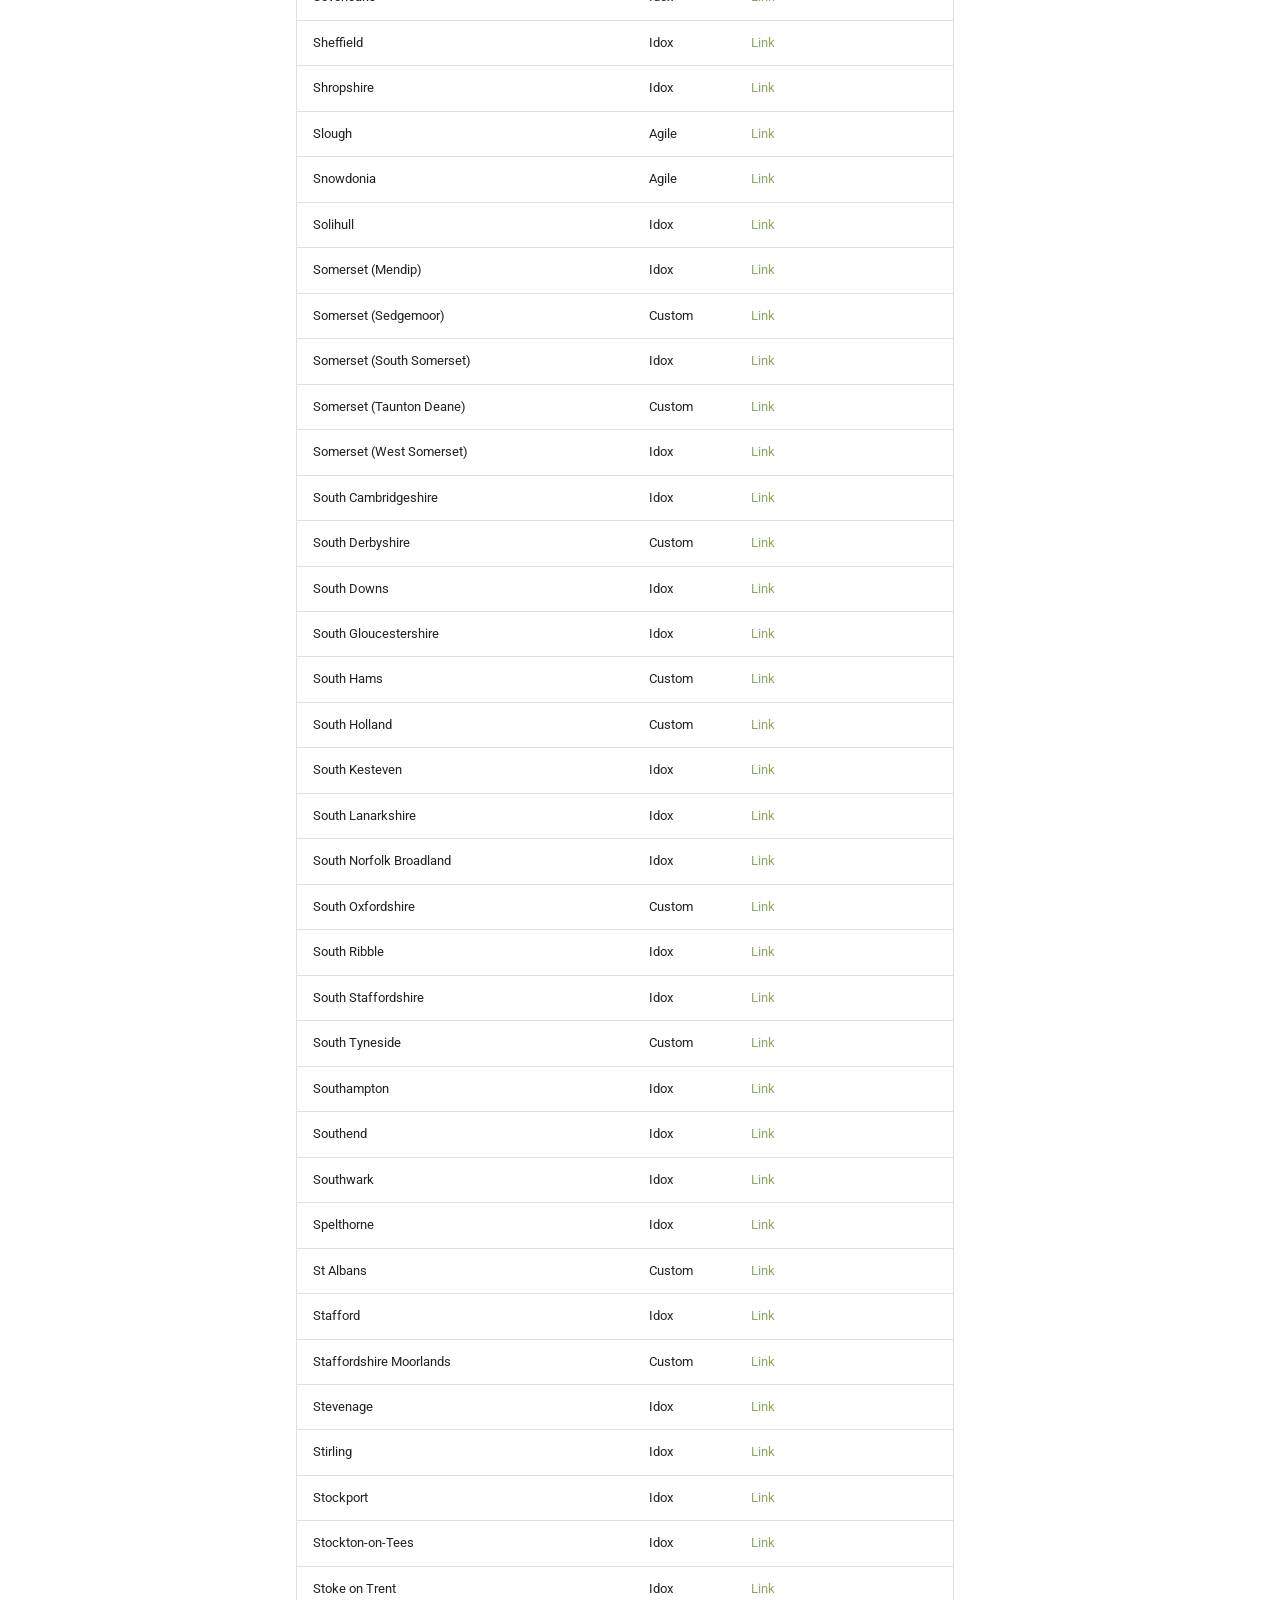
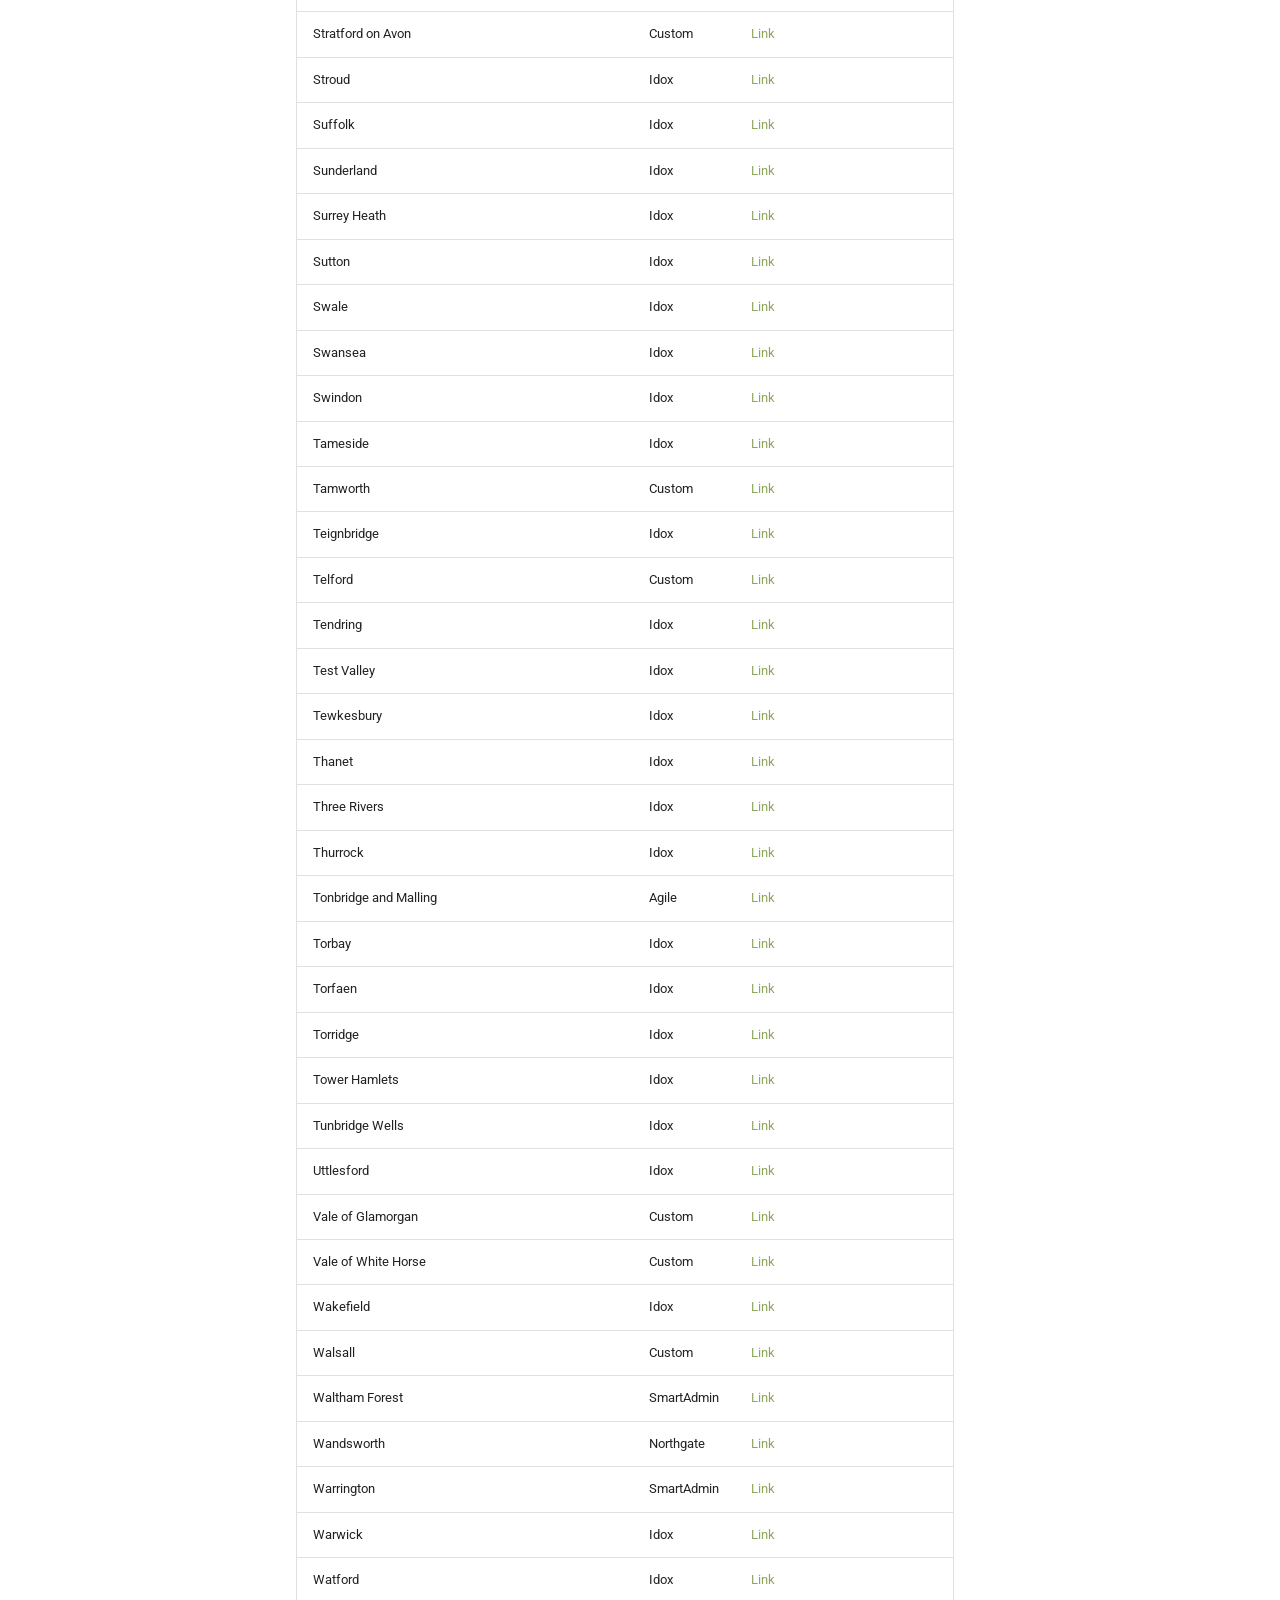
<file: coverage/index.html>
<!doctype html>
<html lang="en" class="no-js">
  <head>
    
      <meta charset="utf-8">
      <meta name="viewport" content="width=device-width,initial-scale=1">
      
      
      
      
        <link rel="prev" href="..">
      
      
        <link rel="next" href="../database/">
      
      
      <link rel="icon" href="../assets/images/favicon.png">
      <meta name="generator" content="mkdocs-1.6.1, mkdocs-material-9.6.3">
    
    
      
        <title>Coverage - Planning Applications</title>
      
    
    
      <link rel="stylesheet" href="../assets/stylesheets/main.d7758b05.min.css">
      
        
        <link rel="stylesheet" href="../assets/stylesheets/palette.06af60db.min.css">
      
      


    
    
      
    
    
      
        
        
        <link rel="preconnect" href="https://fonts.gstatic.com" crossorigin>
        <link rel="stylesheet" href="https://fonts.googleapis.com/css?family=Roboto:300,300i,400,400i,700,700i%7CRoboto+Mono:400,400i,700,700i&display=fallback">
        <style>:root{--md-text-font:"Roboto";--md-code-font:"Roboto Mono"}</style>
      
    
    
      <link rel="stylesheet" href="../stylesheets/extra.css">
    
    <script>__md_scope=new URL("..",location),__md_hash=e=>[...e].reduce(((e,_)=>(e<<5)-e+_.charCodeAt(0)),0),__md_get=(e,_=localStorage,t=__md_scope)=>JSON.parse(_.getItem(t.pathname+"."+e)),__md_set=(e,_,t=localStorage,a=__md_scope)=>{try{t.setItem(a.pathname+"."+e,JSON.stringify(_))}catch(e){}}</script>
    
      

    
    
    
  </head>
  
  
    
    
    
    
    
    <body dir="ltr" data-md-color-scheme="default" data-md-color-primary="custom" data-md-color-accent="indigo">
  
    
    <input class="md-toggle" data-md-toggle="drawer" type="checkbox" id="__drawer" autocomplete="off">
    <input class="md-toggle" data-md-toggle="search" type="checkbox" id="__search" autocomplete="off">
    <label class="md-overlay" for="__drawer"></label>
    <div data-md-component="skip">
      
        
        <a href="#coverage" class="md-skip">
          Skip to content
        </a>
      
    </div>
    <div data-md-component="announce">
      
    </div>
    
    
      

  

<header class="md-header md-header--shadow" data-md-component="header">
  <nav class="md-header__inner md-grid" aria-label="Header">
    <a href=".." title="Planning Applications" class="md-header__button md-logo" aria-label="Planning Applications" data-md-component="logo">
      
  
  <svg xmlns="http://www.w3.org/2000/svg" viewBox="0 0 24 24"><path d="M12 8a3 3 0 0 0 3-3 3 3 0 0 0-3-3 3 3 0 0 0-3 3 3 3 0 0 0 3 3m0 3.54C9.64 9.35 6.5 8 3 8v11c3.5 0 6.64 1.35 9 3.54 2.36-2.19 5.5-3.54 9-3.54V8c-3.5 0-6.64 1.35-9 3.54"/></svg>

    </a>
    <label class="md-header__button md-icon" for="__drawer">
      
      <svg xmlns="http://www.w3.org/2000/svg" viewBox="0 0 24 24"><path d="M3 6h18v2H3zm0 5h18v2H3zm0 5h18v2H3z"/></svg>
    </label>
    <div class="md-header__title" data-md-component="header-title">
      <div class="md-header__ellipsis">
        <div class="md-header__topic">
          <span class="md-ellipsis">
            Planning Applications
          </span>
        </div>
        <div class="md-header__topic" data-md-component="header-topic">
          <span class="md-ellipsis">
            
              Coverage
            
          </span>
        </div>
      </div>
    </div>
    
      
    
    
    
    
      <label class="md-header__button md-icon" for="__search">
        
        <svg xmlns="http://www.w3.org/2000/svg" viewBox="0 0 24 24"><path d="M9.5 3A6.5 6.5 0 0 1 16 9.5c0 1.61-.59 3.09-1.56 4.23l.27.27h.79l5 5-1.5 1.5-5-5v-.79l-.27-.27A6.52 6.52 0 0 1 9.5 16 6.5 6.5 0 0 1 3 9.5 6.5 6.5 0 0 1 9.5 3m0 2C7 5 5 7 5 9.5S7 14 9.5 14 14 12 14 9.5 12 5 9.5 5"/></svg>
      </label>
      <div class="md-search" data-md-component="search" role="dialog">
  <label class="md-search__overlay" for="__search"></label>
  <div class="md-search__inner" role="search">
    <form class="md-search__form" name="search">
      <input type="text" class="md-search__input" name="query" aria-label="Search" placeholder="Search" autocapitalize="off" autocorrect="off" autocomplete="off" spellcheck="false" data-md-component="search-query" required>
      <label class="md-search__icon md-icon" for="__search">
        
        <svg xmlns="http://www.w3.org/2000/svg" viewBox="0 0 24 24"><path d="M9.5 3A6.5 6.5 0 0 1 16 9.5c0 1.61-.59 3.09-1.56 4.23l.27.27h.79l5 5-1.5 1.5-5-5v-.79l-.27-.27A6.52 6.52 0 0 1 9.5 16 6.5 6.5 0 0 1 3 9.5 6.5 6.5 0 0 1 9.5 3m0 2C7 5 5 7 5 9.5S7 14 9.5 14 14 12 14 9.5 12 5 9.5 5"/></svg>
        
        <svg xmlns="http://www.w3.org/2000/svg" viewBox="0 0 24 24"><path d="M20 11v2H8l5.5 5.5-1.42 1.42L4.16 12l7.92-7.92L13.5 5.5 8 11z"/></svg>
      </label>
      <nav class="md-search__options" aria-label="Search">
        
        <button type="reset" class="md-search__icon md-icon" title="Clear" aria-label="Clear" tabindex="-1">
          
          <svg xmlns="http://www.w3.org/2000/svg" viewBox="0 0 24 24"><path d="M19 6.41 17.59 5 12 10.59 6.41 5 5 6.41 10.59 12 5 17.59 6.41 19 12 13.41 17.59 19 19 17.59 13.41 12z"/></svg>
        </button>
      </nav>
      
    </form>
    <div class="md-search__output">
      <div class="md-search__scrollwrap" tabindex="0" data-md-scrollfix>
        <div class="md-search-result" data-md-component="search-result">
          <div class="md-search-result__meta">
            Initializing search
          </div>
          <ol class="md-search-result__list" role="presentation"></ol>
        </div>
      </div>
    </div>
  </div>
</div>
    
    
  </nav>
  
</header>
    
    <div class="md-container" data-md-component="container">
      
      
        
          
        
      
      <main class="md-main" data-md-component="main">
        <div class="md-main__inner md-grid">
          
            
              
              <div class="md-sidebar md-sidebar--primary" data-md-component="sidebar" data-md-type="navigation" >
                <div class="md-sidebar__scrollwrap">
                  <div class="md-sidebar__inner">
                    



<nav class="md-nav md-nav--primary" aria-label="Navigation" data-md-level="0">
  <label class="md-nav__title" for="__drawer">
    <a href=".." title="Planning Applications" class="md-nav__button md-logo" aria-label="Planning Applications" data-md-component="logo">
      
  
  <svg xmlns="http://www.w3.org/2000/svg" viewBox="0 0 24 24"><path d="M12 8a3 3 0 0 0 3-3 3 3 0 0 0-3-3 3 3 0 0 0-3 3 3 3 0 0 0 3 3m0 3.54C9.64 9.35 6.5 8 3 8v11c3.5 0 6.64 1.35 9 3.54 2.36-2.19 5.5-3.54 9-3.54V8c-3.5 0-6.64 1.35-9 3.54"/></svg>

    </a>
    Planning Applications
  </label>
  
  <ul class="md-nav__list" data-md-scrollfix>
    
      
      
  
  
  
  
    <li class="md-nav__item">
      <a href=".." class="md-nav__link">
        
  
  <span class="md-ellipsis">
    Planning Applications
    
  </span>
  

      </a>
    </li>
  

    
      
      
  
  
    
  
  
  
    <li class="md-nav__item md-nav__item--active">
      
      <input class="md-nav__toggle md-toggle" type="checkbox" id="__toc">
      
      
        
      
      
      <a href="./" class="md-nav__link md-nav__link--active">
        
  
  <span class="md-ellipsis">
    Coverage
    
  </span>
  

      </a>
      
    </li>
  

    
      
      
  
  
  
  
    <li class="md-nav__item">
      <a href="../database/" class="md-nav__link">
        
  
  <span class="md-ellipsis">
    Database Tables
    
  </span>
  

      </a>
    </li>
  

    
      
      
  
  
  
  
    
    
    
    
    <li class="md-nav__item md-nav__item--nested">
      
        
        
          
        
        <input class="md-nav__toggle md-toggle md-toggle--indeterminate" type="checkbox" id="__nav_4" >
        
          
          <label class="md-nav__link" for="__nav_4" id="__nav_4_label" tabindex="0">
            
  
  <span class="md-ellipsis">
    Scrapers
    
  </span>
  

            <span class="md-nav__icon md-icon"></span>
          </label>
        
        <nav class="md-nav" data-md-level="1" aria-labelledby="__nav_4_label" aria-expanded="false">
          <label class="md-nav__title" for="__nav_4">
            <span class="md-nav__icon md-icon"></span>
            Scrapers
          </label>
          <ul class="md-nav__list" data-md-scrollfix>
            
              
                
  
  
  
  
    <li class="md-nav__item">
      <a href="../scrapers/idox/" class="md-nav__link">
        
  
  <span class="md-ellipsis">
    Idox
    
  </span>
  

      </a>
    </li>
  

              
            
          </ul>
        </nav>
      
    </li>
  

    
  </ul>
</nav>
                  </div>
                </div>
              </div>
            
            
              
              <div class="md-sidebar md-sidebar--secondary" data-md-component="sidebar" data-md-type="toc" >
                <div class="md-sidebar__scrollwrap">
                  <div class="md-sidebar__inner">
                    

<nav class="md-nav md-nav--secondary" aria-label="Table of contents">
  
  
  
    
  
  
</nav>
                  </div>
                </div>
              </div>
            
          
          
            <div class="md-content" data-md-component="content">
              <article class="md-content__inner md-typeset">
                
                  



<h1 id="coverage">Coverage</h1>
<table>
<thead>
<tr>
<th style="text-align: left;">LPA</th>
<th style="text-align: left;">Scraper</th>
<th style="text-align: left;">URL</th>
<th style="text-align: left;">Progress</th>
</tr>
</thead>
<tbody>
<tr>
<td style="text-align: left;">Aberdeen</td>
<td style="text-align: left;">Idox</td>
<td style="text-align: left;"><a href="https://publicaccess.aberdeencity.gov.uk/online-applications">Link</a></td>
<td style="text-align: left;"></td>
</tr>
<tr>
<td style="text-align: left;">Aberdeenshire</td>
<td style="text-align: left;">Idox</td>
<td style="text-align: left;"><a href="https://upa.aberdeenshire.gov.uk/online-applications">Link</a></td>
<td style="text-align: left;"></td>
</tr>
<tr>
<td style="text-align: left;">Adur &amp; Worthing</td>
<td style="text-align: left;">Idox</td>
<td style="text-align: left;"><a href="https://planning.adur-worthing.gov.uk/online-applications">Link</a></td>
<td style="text-align: left;"></td>
</tr>
<tr>
<td style="text-align: left;">Alderney</td>
<td style="text-align: left;">-</td>
<td style="text-align: left;"><a href="https://alderney.gov.gg/article/179172/Search-for-a-planning-application">Link</a></td>
<td style="text-align: left;"></td>
</tr>
<tr>
<td style="text-align: left;">Amber Valley</td>
<td style="text-align: left;">Custom</td>
<td style="text-align: left;"><a href="https://www.ambervalley.gov.uk/planning/development-management/view-a-planning-application">Link</a></td>
<td style="text-align: left;"></td>
</tr>
<tr>
<td style="text-align: left;">Anglesey</td>
<td style="text-align: left;">Custom</td>
<td style="text-align: left;"><a href="https://ioacc.my.site.com/s/pr-english?language=en_GB&amp;tabset-8996a=11112">Link</a></td>
<td style="text-align: left;"></td>
</tr>
<tr>
<td style="text-align: left;">Angus</td>
<td style="text-align: left;">Idox</td>
<td style="text-align: left;"><a href="https://planning.angus.gov.uk/online-applications">Link</a></td>
<td style="text-align: left;"></td>
</tr>
<tr>
<td style="text-align: left;">Antrim &amp; Newtownabbey</td>
<td style="text-align: left;">NIPP</td>
<td style="text-align: left;"><a href="https://planningregister.planningsystemni.gov.uk">Link</a></td>
<td style="text-align: left;"></td>
</tr>
<tr>
<td style="text-align: left;">Ards and North Down</td>
<td style="text-align: left;">NIPP</td>
<td style="text-align: left;"><a href="https://planningregister.planningsystemni.gov.uk">Link</a></td>
<td style="text-align: left;"></td>
</tr>
<tr>
<td style="text-align: left;">Argyll and Bute</td>
<td style="text-align: left;">Idox</td>
<td style="text-align: left;"><a href="https://publicaccess.argyll-bute.gov.uk/online-applications">Link</a></td>
<td style="text-align: left;"></td>
</tr>
<tr>
<td style="text-align: left;">Armagh Banbridge Craigavon</td>
<td style="text-align: left;">NIPP</td>
<td style="text-align: left;"><a href="https://planningregister.planningsystemni.gov.uk">Link</a></td>
<td style="text-align: left;"></td>
</tr>
<tr>
<td style="text-align: left;">Arun</td>
<td style="text-align: left;">Custom</td>
<td style="text-align: left;"><a href="https://www.arun.gov.uk/planning-application-search">Link</a></td>
<td style="text-align: left;"></td>
</tr>
<tr>
<td style="text-align: left;">Ashfield</td>
<td style="text-align: left;">Custom</td>
<td style="text-align: left;"><a href="https://planning.ashfield.gov.uk/planning-applications/search-applications">Link</a></td>
<td style="text-align: left;"></td>
</tr>
<tr>
<td style="text-align: left;">Ashford</td>
<td style="text-align: left;">Arcus</td>
<td style="text-align: left;"><a href="https://ashfordboroughcouncil.my.site.com/pr/s/register-view?c__q=&amp;c__r=Arcus_BE_Public_Register">Link</a></td>
<td style="text-align: left;"></td>
</tr>
<tr>
<td style="text-align: left;">Babergh</td>
<td style="text-align: left;">Idox</td>
<td style="text-align: left;"><a href="https://planning.baberghmidsuffolk.gov.uk/online-applications">Link</a></td>
<td style="text-align: left;"></td>
</tr>
<tr>
<td style="text-align: left;">Barking and Dagenham</td>
<td style="text-align: left;">SmartAdmin</td>
<td style="text-align: left;"><a href="https://online-befirst.lbbd.gov.uk/planning/index.html?fa=search">Link</a></td>
<td style="text-align: left;"></td>
</tr>
<tr>
<td style="text-align: left;">Barnet</td>
<td style="text-align: left;">Idox</td>
<td style="text-align: left;"><a href="https://publicaccess.barnet.gov.uk/online-applications">Link</a></td>
<td style="text-align: left;">Getting objects</td>
</tr>
<tr>
<td style="text-align: left;">Barnsley</td>
<td style="text-align: left;">Custom</td>
<td style="text-align: left;"><a href="https://planningexplorer.barnsley.gov.uk/Home/AdvanceSearch">Link</a></td>
<td style="text-align: left;"></td>
</tr>
<tr>
<td style="text-align: left;">Basildon</td>
<td style="text-align: left;">Idox</td>
<td style="text-align: left;"><a href="https://planning.basildon.gov.uk/online-applications">Link</a></td>
<td style="text-align: left;"></td>
</tr>
<tr>
<td style="text-align: left;">Basingstoke</td>
<td style="text-align: left;">Idox</td>
<td style="text-align: left;"><a href="https://planning.basingstoke.gov.uk/online-applications">Link</a></td>
<td style="text-align: left;"></td>
</tr>
<tr>
<td style="text-align: left;">Bassetlaw</td>
<td style="text-align: left;">Idox</td>
<td style="text-align: left;"><a href="https://publicaccess.bassetlaw.gov.uk/online-applications">Link</a></td>
<td style="text-align: left;"></td>
</tr>
<tr>
<td style="text-align: left;">Bath and North East Somerset</td>
<td style="text-align: left;">Custom</td>
<td style="text-align: left;"><a href="https://www.bathnes.gov.uk/webforms/planning">Link</a></td>
<td style="text-align: left;"></td>
</tr>
<tr>
<td style="text-align: left;">Bedford</td>
<td style="text-align: left;">Idox</td>
<td style="text-align: left;"><a href="https://publicaccess.bedford.gov.uk/online-applications">Link</a></td>
<td style="text-align: left;"></td>
</tr>
<tr>
<td style="text-align: left;">Belfast</td>
<td style="text-align: left;">NIPP</td>
<td style="text-align: left;"><a href="https://planningregister.planningsystemni.gov.uk">Link</a></td>
<td style="text-align: left;"></td>
</tr>
<tr>
<td style="text-align: left;">Bexley</td>
<td style="text-align: left;">Idox</td>
<td style="text-align: left;"><a href="https://pa.bexley.gov.uk/online-applications">Link</a></td>
<td style="text-align: left;"></td>
</tr>
<tr>
<td style="text-align: left;">Birmingham</td>
<td style="text-align: left;">Northgate</td>
<td style="text-align: left;"><a href="https://eplanning.birmingham.gov.uk/Northgate/PlanningExplorer/GeneralSearch.aspx">Link</a></td>
<td style="text-align: left;"></td>
</tr>
<tr>
<td style="text-align: left;">Blaby</td>
<td style="text-align: left;">Idox</td>
<td style="text-align: left;"><a href="https://pa.blaby.gov.uk/online-applications">Link</a></td>
<td style="text-align: left;"></td>
</tr>
<tr>
<td style="text-align: left;">Blackburn</td>
<td style="text-align: left;">Northgate</td>
<td style="text-align: left;"><a href="https://planning.blackburn.gov.uk/Northgate/PlanningExplorer/ApplicationSearch.aspx">Link</a></td>
<td style="text-align: left;"></td>
</tr>
<tr>
<td style="text-align: left;">Blackpool</td>
<td style="text-align: left;">Idox</td>
<td style="text-align: left;"><a href="https://idoxpa.blackpool.gov.uk/online-applications">Link</a></td>
<td style="text-align: left;"></td>
</tr>
<tr>
<td style="text-align: left;">Blaenau Gwent</td>
<td style="text-align: left;">Custom</td>
<td style="text-align: left;"><a href="https://www.blaenau-gwent.gov.uk/en/resident/planning/recent-applications">Link</a></td>
<td style="text-align: left;"></td>
</tr>
<tr>
<td style="text-align: left;">Bolsover</td>
<td style="text-align: left;">Idox</td>
<td style="text-align: left;"><a href="https://publicaccess.bolsover.gov.uk/online-applications">Link</a></td>
<td style="text-align: left;"></td>
</tr>
<tr>
<td style="text-align: left;">Boston</td>
<td style="text-align: left;">Custom</td>
<td style="text-align: left;"><a href="https://www.boston.gov.uk/article/27319/Planning-Applications-Search">Link</a></td>
<td style="text-align: left;"></td>
</tr>
<tr>
<td style="text-align: left;">Bournemouth, Christchurch and Poole (Bournemouth)</td>
<td style="text-align: left;">Custom</td>
<td style="text-align: left;"><a href="https://planning.bournemouth.gov.uk">Link</a></td>
<td style="text-align: left;"></td>
</tr>
<tr>
<td style="text-align: left;">Bournemouth, Christchurch and Poole (Christchurch)</td>
<td style="text-align: left;">Custom</td>
<td style="text-align: left;"><a href="https://planning.christchurchandeastdorset.gov.uk/search.aspx?auth=1&amp;AspxAutoDetectCookieSupport=1">Link</a></td>
<td style="text-align: left;"></td>
</tr>
<tr>
<td style="text-align: left;">Bournemouth, Christchurch and Poole (Poole)</td>
<td style="text-align: left;">Idox</td>
<td style="text-align: left;"><a href="https://boppa.poole.gov.uk/online-applications">Link</a></td>
<td style="text-align: left;"></td>
</tr>
<tr>
<td style="text-align: left;">Bracknell Forest</td>
<td style="text-align: left;">Idox</td>
<td style="text-align: left;"><a href="https://planapp.bracknell-forest.gov.uk/online-applications">Link</a></td>
<td style="text-align: left;"></td>
</tr>
<tr>
<td style="text-align: left;">Bradford</td>
<td style="text-align: left;">Idox</td>
<td style="text-align: left;"><a href="https://planning.bradford.gov.uk/online-applications">Link</a></td>
<td style="text-align: left;"></td>
</tr>
<tr>
<td style="text-align: left;">Braintree</td>
<td style="text-align: left;">Idox</td>
<td style="text-align: left;"><a href="https://publicaccess.braintree.gov.uk/online-applications">Link</a></td>
<td style="text-align: left;"></td>
</tr>
<tr>
<td style="text-align: left;">Brecon Beacons</td>
<td style="text-align: left;">Idox</td>
<td style="text-align: left;"><a href="https://planning.beacons-npa.gov.uk/online-applications">Link</a></td>
<td style="text-align: left;"></td>
</tr>
<tr>
<td style="text-align: left;">Brent</td>
<td style="text-align: left;">Idox</td>
<td style="text-align: left;"><a href="https://pa.brent.gov.uk/online-applications">Link</a></td>
<td style="text-align: left;"></td>
</tr>
<tr>
<td style="text-align: left;">Brentwood</td>
<td style="text-align: left;">Idox</td>
<td style="text-align: left;"><a href="https://publicaccess.brentwood.gov.uk/online-applications">Link</a></td>
<td style="text-align: left;"></td>
</tr>
<tr>
<td style="text-align: left;">Bridgend</td>
<td style="text-align: left;">Custom</td>
<td style="text-align: left;"><a href="https://planning.bridgend.gov.uk/Search/Planning/Advanced">Link</a></td>
<td style="text-align: left;"></td>
</tr>
<tr>
<td style="text-align: left;">Brighton and Hove</td>
<td style="text-align: left;">Idox</td>
<td style="text-align: left;"><a href="https://planningapps.brighton-hove.gov.uk/online-applications">Link</a></td>
<td style="text-align: left;"></td>
</tr>
<tr>
<td style="text-align: left;">Bristol</td>
<td style="text-align: left;">Idox</td>
<td style="text-align: left;"><a href="https://pa.bristol.gov.uk/online-applications">Link</a></td>
<td style="text-align: left;"></td>
</tr>
<tr>
<td style="text-align: left;">Broads</td>
<td style="text-align: left;">Idox</td>
<td style="text-align: left;"><a href="https://planning.broads-authority.gov.uk/online-applications">Link</a></td>
<td style="text-align: left;"></td>
</tr>
<tr>
<td style="text-align: left;">Bromley</td>
<td style="text-align: left;">Idox</td>
<td style="text-align: left;"><a href="https://searchapplications.bromley.gov.uk/online-applications">Link</a></td>
<td style="text-align: left;"></td>
</tr>
<tr>
<td style="text-align: left;">Bromsgrove</td>
<td style="text-align: left;">Idox</td>
<td style="text-align: left;"><a href="https://publicaccess.bromsgroveandredditch.gov.uk/online-applications">Link</a></td>
<td style="text-align: left;"></td>
</tr>
<tr>
<td style="text-align: left;">Broxbourne</td>
<td style="text-align: left;">Custom</td>
<td style="text-align: left;"><a href="https://planning.broxbourne.gov.uk/LPAssure/ES/Presentation/Planning/OnlinePlanning/OnlinePlanningSearch#">Link</a></td>
<td style="text-align: left;"></td>
</tr>
<tr>
<td style="text-align: left;">Broxtowe</td>
<td style="text-align: left;">Idox</td>
<td style="text-align: left;"><a href="https://publicaccess.broxtowe.gov.uk/online-applications">Link</a></td>
<td style="text-align: left;"></td>
</tr>
<tr>
<td style="text-align: left;">Buckinghamshire (Aylesbury Vale)</td>
<td style="text-align: left;">Idox</td>
<td style="text-align: left;"><a href="https://publicaccess.aylesburyvaledc.gov.uk/online-applications">Link</a></td>
<td style="text-align: left;"></td>
</tr>
<tr>
<td style="text-align: left;">Buckinghamshire (Chiltern and South Bucks)</td>
<td style="text-align: left;">Idox</td>
<td style="text-align: left;"><a href="https://pa-csb.buckinghamshire.gov.uk/online-applications">Link</a></td>
<td style="text-align: left;"></td>
</tr>
<tr>
<td style="text-align: left;">Buckinghamshire (Wycombe)</td>
<td style="text-align: left;">Idox</td>
<td style="text-align: left;"><a href="https://publicaccess.wycombe.gov.uk/idoxpa-web">Link</a></td>
<td style="text-align: left;"></td>
</tr>
<tr>
<td style="text-align: left;">Burnley</td>
<td style="text-align: left;">Idox</td>
<td style="text-align: left;"><a href="https://publicaccess.burnley.gov.uk/online-applications">Link</a></td>
<td style="text-align: left;"></td>
</tr>
<tr>
<td style="text-align: left;">Caerphilly</td>
<td style="text-align: left;">Idox</td>
<td style="text-align: left;"><a href="https://publicaccess.caerphilly.gov.uk/PublicAccess">Link</a></td>
<td style="text-align: left;"></td>
</tr>
<tr>
<td style="text-align: left;">Cairngorms</td>
<td style="text-align: left;">Idox</td>
<td style="text-align: left;"><a href="https://www.eplanningcnpa.co.uk/online-applications">Link</a></td>
<td style="text-align: left;"></td>
</tr>
<tr>
<td style="text-align: left;">Calderdale</td>
<td style="text-align: left;">Idox</td>
<td style="text-align: left;"><a href="https://portal.calderdale.gov.uk/online-applications">Link</a></td>
<td style="text-align: left;"></td>
</tr>
<tr>
<td style="text-align: left;">Cambridge</td>
<td style="text-align: left;">Idox</td>
<td style="text-align: left;"><a href="https://applications.greatercambridgeplanning.org/online-applications">Link</a></td>
<td style="text-align: left;">Getting objects</td>
</tr>
<tr>
<td style="text-align: left;">Cambridgeshire</td>
<td style="text-align: left;">Idox</td>
<td style="text-align: left;"><a href="https://planning.cambridgeshire.gov.uk/online-applications">Link</a></td>
<td style="text-align: left;"></td>
</tr>
<tr>
<td style="text-align: left;">Camden</td>
<td style="text-align: left;">Northgate</td>
<td style="text-align: left;"><a href="https://planningrecords.camden.gov.uk/Northgate/PlanningExplorer/GeneralSearch.aspx">Link</a></td>
<td style="text-align: left;"></td>
</tr>
<tr>
<td style="text-align: left;">Cannock Chase</td>
<td style="text-align: left;">Agile</td>
<td style="text-align: left;"><a href="https://planning.agileapplications.co.uk/cannock/search-applications">Link</a></td>
<td style="text-align: left;"></td>
</tr>
<tr>
<td style="text-align: left;">Cardiff</td>
<td style="text-align: left;">Idox</td>
<td style="text-align: left;"><a href="https://www.cardiffidoxcloud.wales/publicaccess">Link</a></td>
<td style="text-align: left;"></td>
</tr>
<tr>
<td style="text-align: left;">Carmarthenshire</td>
<td style="text-align: left;">Custom</td>
<td style="text-align: left;"><a href="https://carmarthenshire.my.site.com/en/s/?tabset-a3431=3">Link</a></td>
<td style="text-align: left;"></td>
</tr>
<tr>
<td style="text-align: left;">Castle Point</td>
<td style="text-align: left;">Idox</td>
<td style="text-align: left;"><a href="https://publicaccess.castlepoint.gov.uk/online-applications">Link</a></td>
<td style="text-align: left;"></td>
</tr>
<tr>
<td style="text-align: left;">Causeway and Glens</td>
<td style="text-align: left;">NIPP</td>
<td style="text-align: left;"><a href="https://planningregister.planningsystemni.gov.uk">Link</a></td>
<td style="text-align: left;"></td>
</tr>
<tr>
<td style="text-align: left;">Central Bedfordshire</td>
<td style="text-align: left;">Custom</td>
<td style="text-align: left;"><a href="https://plantech.centralbedfordshire.gov.uk/PLANTECH/DCWebPages/AcolNetCGI.gov">Link</a></td>
<td style="text-align: left;"></td>
</tr>
<tr>
<td style="text-align: left;">Ceredigion</td>
<td style="text-align: left;">SmartAdmin</td>
<td style="text-align: left;"><a href="https://ceredigion-online.tascomi.com/planning/index.html?fa=search">Link</a></td>
<td style="text-align: left;"></td>
</tr>
<tr>
<td style="text-align: left;">Charnwood</td>
<td style="text-align: left;">Custom</td>
<td style="text-align: left;"><a href="https://planningexplorer.charnwood.gov.uk">Link</a></td>
<td style="text-align: left;"></td>
</tr>
<tr>
<td style="text-align: left;">Chelmsford</td>
<td style="text-align: left;">Idox</td>
<td style="text-align: left;"><a href="https://publicaccess.chelmsford.gov.uk/online-applications">Link</a></td>
<td style="text-align: left;"></td>
</tr>
<tr>
<td style="text-align: left;">Cheltenham</td>
<td style="text-align: left;">Idox</td>
<td style="text-align: left;"><a href="https://publicaccess.cheltenham.gov.uk/online-applications">Link</a></td>
<td style="text-align: left;"></td>
</tr>
<tr>
<td style="text-align: left;">Cherwell</td>
<td style="text-align: left;">Custom</td>
<td style="text-align: left;"><a href="https://planningregister.cherwell.gov.uk">Link</a></td>
<td style="text-align: left;"></td>
</tr>
<tr>
<td style="text-align: left;">Cheshire East</td>
<td style="text-align: left;">SmartAdmin</td>
<td style="text-align: left;"><a href="https://pa.cheshireeast.gov.uk/planning/index.html?fa=search">Link</a></td>
<td style="text-align: left;"></td>
</tr>
<tr>
<td style="text-align: left;">Cheshire West and Chester</td>
<td style="text-align: left;">Idox</td>
<td style="text-align: left;"><a href="https://pa.cheshirewestandchester.gov.uk/online-applications">Link</a></td>
<td style="text-align: left;"></td>
</tr>
<tr>
<td style="text-align: left;">Chesterfield</td>
<td style="text-align: left;">Idox</td>
<td style="text-align: left;"><a href="https://publicaccess.chesterfield.gov.uk/online-applications">Link</a></td>
<td style="text-align: left;"></td>
</tr>
<tr>
<td style="text-align: left;">Chichester</td>
<td style="text-align: left;">Idox</td>
<td style="text-align: left;"><a href="https://publicaccess.chichester.gov.uk/online-applications">Link</a></td>
<td style="text-align: left;"></td>
</tr>
<tr>
<td style="text-align: left;">City of London</td>
<td style="text-align: left;">Idox</td>
<td style="text-align: left;"><a href="https://www.planning2.cityoflondon.gov.uk/online-applications">Link</a></td>
<td style="text-align: left;"></td>
</tr>
<tr>
<td style="text-align: left;">Clackmannanshire</td>
<td style="text-align: left;">Idox</td>
<td style="text-align: left;"><a href="https://publicaccess.clacks.gov.uk/publicaccess">Link</a></td>
<td style="text-align: left;"></td>
</tr>
<tr>
<td style="text-align: left;">Colchester</td>
<td style="text-align: left;">Custom</td>
<td style="text-align: left;"><a href="https://www.colchester.gov.uk/planning-search">Link</a></td>
<td style="text-align: left;"></td>
</tr>
<tr>
<td style="text-align: left;">Conwy</td>
<td style="text-align: left;">Northgate</td>
<td style="text-align: left;"><a href="https://npe.conwy.gov.uk/Northgate/EnglishPlanningExplorer/generalsearch.aspx">Link</a></td>
<td style="text-align: left;"></td>
</tr>
<tr>
<td style="text-align: left;">Cornwall</td>
<td style="text-align: left;">Idox</td>
<td style="text-align: left;"><a href="https://planning.cornwall.gov.uk/online-applications">Link</a></td>
<td style="text-align: left;"></td>
</tr>
<tr>
<td style="text-align: left;">Cotswold</td>
<td style="text-align: left;">Idox</td>
<td style="text-align: left;"><a href="https://publicaccess.cotswold.gov.uk/online-applications">Link</a></td>
<td style="text-align: left;"></td>
</tr>
<tr>
<td style="text-align: left;">Coventry</td>
<td style="text-align: left;">SmartAdmin</td>
<td style="text-align: left;"><a href="https://planandregulatory.coventry.gov.uk/planning/index.html?fa=search">Link</a></td>
<td style="text-align: left;"></td>
</tr>
<tr>
<td style="text-align: left;">Crawley</td>
<td style="text-align: left;">Custom</td>
<td style="text-align: left;"><a href="https://planningregister.crawley.gov.uk/#AdvancedSearchTab">Link</a></td>
<td style="text-align: left;"></td>
</tr>
<tr>
<td style="text-align: left;">Croydon</td>
<td style="text-align: left;">Idox</td>
<td style="text-align: left;"><a href="https://publicaccess3.croydon.gov.uk/online-applications">Link</a></td>
<td style="text-align: left;"></td>
</tr>
<tr>
<td style="text-align: left;">Cumberland (Allerdale)</td>
<td style="text-align: left;">Arcus</td>
<td style="text-align: left;"><a href="https://cumberlandcouncil.my.site.com/pr3/s/register-view?c__r=Arcus_BE_Public_Register">Link</a></td>
<td style="text-align: left;"></td>
</tr>
<tr>
<td style="text-align: left;">Cumberland (Carlisle)</td>
<td style="text-align: left;">Idox</td>
<td style="text-align: left;"><a href="https://publicaccess.carlisle.gov.uk/online-applications">Link</a></td>
<td style="text-align: left;"></td>
</tr>
<tr>
<td style="text-align: left;">Cumberland (Copeland)</td>
<td style="text-align: left;">Custom</td>
<td style="text-align: left;"><a href="https://www.copeland.gov.uk/planning/application-search">Link</a></td>
<td style="text-align: left;"></td>
</tr>
<tr>
<td style="text-align: left;">Darlington</td>
<td style="text-align: left;">Idox</td>
<td style="text-align: left;"><a href="https://publicaccess.darlington.gov.uk/online-applications">Link</a></td>
<td style="text-align: left;"></td>
</tr>
<tr>
<td style="text-align: left;">Dartmoor</td>
<td style="text-align: left;">SmartAdmin</td>
<td style="text-align: left;"><a href="https://dartmoor-online.tascomi.com/planning/index.html?fa=search">Link</a></td>
<td style="text-align: left;"></td>
</tr>
<tr>
<td style="text-align: left;">Denbighshire</td>
<td style="text-align: left;">SmartAdmin</td>
<td style="text-align: left;"><a href="https://developments.denbighshire.gov.uk/planning/index.html?fa=search&amp;language=en">Link</a></td>
<td style="text-align: left;"></td>
</tr>
<tr>
<td style="text-align: left;">Derby</td>
<td style="text-align: left;">Idox</td>
<td style="text-align: left;"><a href="https://eplanning.derby.gov.uk/online-applications">Link</a></td>
<td style="text-align: left;"></td>
</tr>
<tr>
<td style="text-align: left;">Derbyshire Dales</td>
<td style="text-align: left;">Idox</td>
<td style="text-align: left;"><a href="https://planning.derbyshiredales.gov.uk/online-applications">Link</a></td>
<td style="text-align: left;"></td>
</tr>
<tr>
<td style="text-align: left;">Derry and Strabane</td>
<td style="text-align: left;">NIPP</td>
<td style="text-align: left;"><a href="https://planningregister.planningsystemni.gov.uk">Link</a></td>
<td style="text-align: left;"></td>
</tr>
<tr>
<td style="text-align: left;">Devon</td>
<td style="text-align: left;">Custom</td>
<td style="text-align: left;"><a href="https://planning.devon.gov.uk/Search/Advanced">Link</a></td>
<td style="text-align: left;"></td>
</tr>
<tr>
<td style="text-align: left;">Doncaster</td>
<td style="text-align: left;">Idox</td>
<td style="text-align: left;"><a href="https://planning.doncaster.gov.uk/online-applications">Link</a></td>
<td style="text-align: left;"></td>
</tr>
<tr>
<td style="text-align: left;">Dorset</td>
<td style="text-align: left;">Custom</td>
<td style="text-align: left;"><a href="https://planning.dorsetcouncil.gov.uk/advsearch.aspx">Link</a></td>
<td style="text-align: left;"></td>
</tr>
<tr>
<td style="text-align: left;">Dover</td>
<td style="text-align: left;">Idox</td>
<td style="text-align: left;"><a href="https://publicaccess.dover.gov.uk/online-applications">Link</a></td>
<td style="text-align: left;"></td>
</tr>
<tr>
<td style="text-align: left;">Dudley</td>
<td style="text-align: left;">Custom</td>
<td style="text-align: left;"><a href="https://www5.dudley.gov.uk/swiftlg/apas/run/Wphappcriteria.display">Link</a></td>
<td style="text-align: left;"></td>
</tr>
<tr>
<td style="text-align: left;">Dumfries and Galloway</td>
<td style="text-align: left;">Idox</td>
<td style="text-align: left;"><a href="https://eaccess.dumgal.gov.uk/online-applications">Link</a></td>
<td style="text-align: left;"></td>
</tr>
<tr>
<td style="text-align: left;">Dundee</td>
<td style="text-align: left;">Idox</td>
<td style="text-align: left;"><a href="https://idoxwam.dundeecity.gov.uk/idoxpa-web">Link</a></td>
<td style="text-align: left;"></td>
</tr>
<tr>
<td style="text-align: left;">Durham</td>
<td style="text-align: left;">Idox</td>
<td style="text-align: left;"><a href="https://publicaccess.durham.gov.uk/online-applications/search.do?action=simple&amp;searchType=Application">Link</a></td>
<td style="text-align: left;"></td>
</tr>
<tr>
<td style="text-align: left;">Ealing</td>
<td style="text-align: left;">Idox</td>
<td style="text-align: left;"><a href="https://pam.ealing.gov.uk/online-applications">Link</a></td>
<td style="text-align: left;"></td>
</tr>
<tr>
<td style="text-align: left;">East Ayrshire</td>
<td style="text-align: left;">Idox</td>
<td style="text-align: left;"><a href="https://eplanning.east-ayrshire.gov.uk/online">Link</a></td>
<td style="text-align: left;"></td>
</tr>
<tr>
<td style="text-align: left;">East Cambridgeshire</td>
<td style="text-align: left;">Idox</td>
<td style="text-align: left;"><a href="https://pa.eastcambs.gov.uk/online-applications">Link</a></td>
<td style="text-align: left;"></td>
</tr>
<tr>
<td style="text-align: left;">East Devon</td>
<td style="text-align: left;">Idox</td>
<td style="text-align: left;"><a href="https://planning.eastdevon.gov.uk/online-applications">Link</a></td>
<td style="text-align: left;"></td>
</tr>
<tr>
<td style="text-align: left;">East Dunbartonshire</td>
<td style="text-align: left;">Idox</td>
<td style="text-align: left;"><a href="https://planning.eastdunbarton.gov.uk/online-applications">Link</a></td>
<td style="text-align: left;"></td>
</tr>
<tr>
<td style="text-align: left;">East Hampshire</td>
<td style="text-align: left;">Idox</td>
<td style="text-align: left;"><a href="https://planningpublicaccess.easthants.gov.uk/online-applications">Link</a></td>
<td style="text-align: left;"></td>
</tr>
<tr>
<td style="text-align: left;">East Hertfordshire</td>
<td style="text-align: left;">Idox</td>
<td style="text-align: left;"><a href="https://publicaccess.eastherts.gov.uk/online-applications">Link</a></td>
<td style="text-align: left;"></td>
</tr>
<tr>
<td style="text-align: left;">East Lindsey</td>
<td style="text-align: left;">Idox</td>
<td style="text-align: left;"><a href="https://publicaccess.e-lindsey.gov.uk/online-applications">Link</a></td>
<td style="text-align: left;"></td>
</tr>
<tr>
<td style="text-align: left;">East Lothian</td>
<td style="text-align: left;">Idox</td>
<td style="text-align: left;"><a href="https://pa.eastlothian.gov.uk/online-applications">Link</a></td>
<td style="text-align: left;"></td>
</tr>
<tr>
<td style="text-align: left;">East Renfrewshire</td>
<td style="text-align: left;">Idox</td>
<td style="text-align: left;"><a href="https://ercbuildingstandards.eastrenfrewshire.gov.uk/buildingstandards">Link</a></td>
<td style="text-align: left;"></td>
</tr>
<tr>
<td style="text-align: left;">East Riding</td>
<td style="text-align: left;">Idox</td>
<td style="text-align: left;"><a href="https://newplanningaccess.eastriding.gov.uk/newplanningaccess">Link</a></td>
<td style="text-align: left;"></td>
</tr>
<tr>
<td style="text-align: left;">East Staffordshire</td>
<td style="text-align: left;">Custom</td>
<td style="text-align: left;"><a href="https://www.eaststaffsbc.gov.uk/Northgate/PlanningExplorer/KeywordsSearch.aspx">Link</a></td>
<td style="text-align: left;"></td>
</tr>
<tr>
<td style="text-align: left;">East Suffolk</td>
<td style="text-align: left;">Idox</td>
<td style="text-align: left;"><a href="https://publicaccess.eastsuffolk.gov.uk/online-applications">Link</a></td>
<td style="text-align: left;"></td>
</tr>
<tr>
<td style="text-align: left;">East Sussex</td>
<td style="text-align: left;">Custom</td>
<td style="text-align: left;"><a href="https://apps.eastsussex.gov.uk/environment/planning/applications/register">Link</a></td>
<td style="text-align: left;"></td>
</tr>
<tr>
<td style="text-align: left;">Edinburgh</td>
<td style="text-align: left;">Idox</td>
<td style="text-align: left;"><a href="https://citydev-portal.edinburgh.gov.uk/idoxpa-web">Link</a></td>
<td style="text-align: left;"></td>
</tr>
<tr>
<td style="text-align: left;">Enfield</td>
<td style="text-align: left;">Idox</td>
<td style="text-align: left;"><a href="https://planningandbuildingcontrol.enfield.gov.uk/online-applications">Link</a></td>
<td style="text-align: left;"></td>
</tr>
<tr>
<td style="text-align: left;">Epping Forest</td>
<td style="text-align: left;">Arcus</td>
<td style="text-align: left;"><a href="https://eppingforestdc.my.site.com/pr/s/register-view?c__r=Arcus_BE_Public_Register">Link</a></td>
<td style="text-align: left;"></td>
</tr>
<tr>
<td style="text-align: left;">Erewash</td>
<td style="text-align: left;">Custom</td>
<td style="text-align: left;"><a href="https://register.civicacx.co.uk/erewash/planning">Link</a></td>
<td style="text-align: left;"></td>
</tr>
<tr>
<td style="text-align: left;">Essex</td>
<td style="text-align: left;">Custom</td>
<td style="text-align: left;"><a href="https://planning.essex.gov.uk/Search/advanced">Link</a></td>
<td style="text-align: left;"></td>
</tr>
<tr>
<td style="text-align: left;">Exeter</td>
<td style="text-align: left;">Idox</td>
<td style="text-align: left;"><a href="https://publicaccess.exeter.gov.uk/online-applications">Link</a></td>
<td style="text-align: left;"></td>
</tr>
<tr>
<td style="text-align: left;">Exmoor</td>
<td style="text-align: left;">Agile</td>
<td style="text-align: left;"><a href="https://planning.agileapplications.co.uk/exmoor/search-applications">Link</a></td>
<td style="text-align: left;"></td>
</tr>
<tr>
<td style="text-align: left;">Falkirk</td>
<td style="text-align: left;">Idox</td>
<td style="text-align: left;"><a href="https://edevelopment.falkirk.gov.uk/online">Link</a></td>
<td style="text-align: left;"></td>
</tr>
<tr>
<td style="text-align: left;">Fenland</td>
<td style="text-align: left;">Idox</td>
<td style="text-align: left;"><a href="https://www.publicaccess.fenland.gov.uk/publicaccess">Link</a></td>
<td style="text-align: left;"></td>
</tr>
<tr>
<td style="text-align: left;">Fermanagh and Omagh</td>
<td style="text-align: left;">NIPP</td>
<td style="text-align: left;"><a href="https://planningregister.planningsystemni.gov.uk">Link</a></td>
<td style="text-align: left;"></td>
</tr>
<tr>
<td style="text-align: left;">Fife</td>
<td style="text-align: left;">Idox</td>
<td style="text-align: left;"><a href="https://planning.fife.gov.uk/online">Link</a></td>
<td style="text-align: left;"></td>
</tr>
<tr>
<td style="text-align: left;">Flintshire</td>
<td style="text-align: left;">Agile</td>
<td style="text-align: left;"><a href="https://planning.agileapplications.co.uk/flintshire/search-applications">Link</a></td>
<td style="text-align: left;"></td>
</tr>
<tr>
<td style="text-align: left;">Folkestone and Hythe</td>
<td style="text-align: left;">Arcus</td>
<td style="text-align: left;"><a href="https://folkestonehythedc.my.site.com/PR3/s/be-register-view?c__r=Arcus_BE_Public_Register">Link</a></td>
<td style="text-align: left;"></td>
</tr>
<tr>
<td style="text-align: left;">Forest of Dean</td>
<td style="text-align: left;">Idox</td>
<td style="text-align: left;"><a href="https://publicaccess.fdean.gov.uk/online-applications">Link</a></td>
<td style="text-align: left;"></td>
</tr>
<tr>
<td style="text-align: left;">Gateshead</td>
<td style="text-align: left;">Idox</td>
<td style="text-align: left;"><a href="https://public.gateshead.gov.uk/online-applications">Link</a></td>
<td style="text-align: left;"></td>
</tr>
<tr>
<td style="text-align: left;">Gedling</td>
<td style="text-align: left;">Idox</td>
<td style="text-align: left;"><a href="https://pawam.gedling.gov.uk/online-applications">Link</a></td>
<td style="text-align: left;"></td>
</tr>
<tr>
<td style="text-align: left;">Glasgow</td>
<td style="text-align: left;">Idox</td>
<td style="text-align: left;"><a href="https://publicaccess.glasgow.gov.uk/online-applications">Link</a></td>
<td style="text-align: left;"></td>
</tr>
<tr>
<td style="text-align: left;">Gloucester</td>
<td style="text-align: left;">Idox</td>
<td style="text-align: left;"><a href="https://publicaccess.gloucester.gov.uk/online-applications">Link</a></td>
<td style="text-align: left;"></td>
</tr>
<tr>
<td style="text-align: left;">Gloucestershire</td>
<td style="text-align: left;">Idox</td>
<td style="text-align: left;"><a href="https://planning.gloucestershire.gov.uk/publicaccess">Link</a></td>
<td style="text-align: left;"></td>
</tr>
<tr>
<td style="text-align: left;">Gosport</td>
<td style="text-align: left;">Idox</td>
<td style="text-align: left;"><a href="https://publicaccess.gosport.gov.uk/online-applications">Link</a></td>
<td style="text-align: left;"></td>
</tr>
<tr>
<td style="text-align: left;">Gravesham</td>
<td style="text-align: left;">Idox</td>
<td style="text-align: left;"><a href="https://plan.gravesham.gov.uk/online-applications">Link</a></td>
<td style="text-align: left;"></td>
</tr>
<tr>
<td style="text-align: left;">Greenwich</td>
<td style="text-align: left;">Idox</td>
<td style="text-align: left;"><a href="https://planning.royalgreenwich.gov.uk/online-applications">Link</a></td>
<td style="text-align: left;"></td>
</tr>
<tr>
<td style="text-align: left;">Guernsey</td>
<td style="text-align: left;">Custom</td>
<td style="text-align: left;"><a href="http://planningexplorer.gov.gg/portal/servlets/ApplicationSearchServlet">Link</a></td>
<td style="text-align: left;"></td>
</tr>
<tr>
<td style="text-align: left;">Guildford</td>
<td style="text-align: left;">Idox</td>
<td style="text-align: left;"><a href="https://publicaccess.guildford.gov.uk/online-applications">Link</a></td>
<td style="text-align: left;"></td>
</tr>
<tr>
<td style="text-align: left;">Gwynedd</td>
<td style="text-align: left;">SmartAdmin</td>
<td style="text-align: left;"><a href="https://amg.gwynedd.llyw.cymru/planning/index.html?language=en&amp;fa=search">Link</a></td>
<td style="text-align: left;"></td>
</tr>
<tr>
<td style="text-align: left;">Hackney</td>
<td style="text-align: left;">SmartAdmin</td>
<td style="text-align: left;"><a href="https://developmentandhousing.hackney.gov.uk/planning/index.html?fa=search">Link</a></td>
<td style="text-align: left;"></td>
</tr>
<tr>
<td style="text-align: left;">Halton</td>
<td style="text-align: left;">Idox</td>
<td style="text-align: left;"><a href="https://pa.halton.gov.uk/online-applications">Link</a></td>
<td style="text-align: left;"></td>
</tr>
<tr>
<td style="text-align: left;">Hammersmith and Fulham</td>
<td style="text-align: left;">Idox</td>
<td style="text-align: left;"><a href="https://public-access.lbhf.gov.uk/online-applications">Link</a></td>
<td style="text-align: left;"></td>
</tr>
<tr>
<td style="text-align: left;">Harborough</td>
<td style="text-align: left;">Idox</td>
<td style="text-align: left;"><a href="https://pa2.harborough.gov.uk/online-applications">Link</a></td>
<td style="text-align: left;"></td>
</tr>
<tr>
<td style="text-align: left;">Haringey</td>
<td style="text-align: left;">Arcus</td>
<td style="text-align: left;"><a href="https://publicregister.haringey.gov.uk/pr/s/register-view?c__r=Arcus_BE_Public_Register">Link</a></td>
<td style="text-align: left;"></td>
</tr>
<tr>
<td style="text-align: left;">Harlow</td>
<td style="text-align: left;">Idox</td>
<td style="text-align: left;"><a href="https://planningonline.harlow.gov.uk/online-applications">Link</a></td>
<td style="text-align: left;"></td>
</tr>
<tr>
<td style="text-align: left;">Harrow</td>
<td style="text-align: left;">SmartAdmin</td>
<td style="text-align: left;"><a href="https://planningsearch.harrow.gov.uk/planning/index.html?fa=search">Link</a></td>
<td style="text-align: left;"></td>
</tr>
<tr>
<td style="text-align: left;">Hart</td>
<td style="text-align: left;">Idox</td>
<td style="text-align: left;"><a href="https://publicaccess.hart.gov.uk/online-applications">Link</a></td>
<td style="text-align: left;"></td>
</tr>
<tr>
<td style="text-align: left;">Hartlepool</td>
<td style="text-align: left;">Custom</td>
<td style="text-align: left;"><a href="https://planning.hartlepool.gov.uk/portal/servlets/ApplicationSearchServlet">Link</a></td>
<td style="text-align: left;"></td>
</tr>
<tr>
<td style="text-align: left;">Hastings</td>
<td style="text-align: left;">Idox</td>
<td style="text-align: left;"><a href="https://publicaccess.hastings.gov.uk/online-applications">Link</a></td>
<td style="text-align: left;"></td>
</tr>
<tr>
<td style="text-align: left;">Havant</td>
<td style="text-align: left;">Idox</td>
<td style="text-align: left;"><a href="https://planningpublicaccess.havant.gov.uk/online-applications">Link</a></td>
<td style="text-align: left;"></td>
</tr>
<tr>
<td style="text-align: left;">Havering</td>
<td style="text-align: left;">Custom</td>
<td style="text-align: left;"><a href="https://development.havering.gov.uk/OcellaWeb/planningSearch">Link</a></td>
<td style="text-align: left;"></td>
</tr>
<tr>
<td style="text-align: left;">Hertsmere</td>
<td style="text-align: left;">Idox</td>
<td style="text-align: left;"><a href="https://www6.hertsmere.gov.uk/online-applications">Link</a></td>
<td style="text-align: left;"></td>
</tr>
<tr>
<td style="text-align: left;">High Peak</td>
<td style="text-align: left;">Custom</td>
<td style="text-align: left;"><a href="http://planning.highpeak.gov.uk/portal/servlets/ApplicationSearchServlet">Link</a></td>
<td style="text-align: left;"></td>
</tr>
<tr>
<td style="text-align: left;">Hillingdon</td>
<td style="text-align: left;">Custom</td>
<td style="text-align: left;"><a href="https://planning.hillingdon.gov.uk/OcellaWeb/planningSearch">Link</a></td>
<td style="text-align: left;"></td>
</tr>
<tr>
<td style="text-align: left;">Hinckley and Bosworth</td>
<td style="text-align: left;">Idox</td>
<td style="text-align: left;"><a href="https://pa.hinckley-bosworth.gov.uk/online-applications">Link</a></td>
<td style="text-align: left;"></td>
</tr>
<tr>
<td style="text-align: left;">Horsham</td>
<td style="text-align: left;">Idox</td>
<td style="text-align: left;"><a href="https://public-access.horsham.gov.uk/public-access">Link</a></td>
<td style="text-align: left;"></td>
</tr>
<tr>
<td style="text-align: left;">Hounslow</td>
<td style="text-align: left;">Custom</td>
<td style="text-align: left;"><a href="https://planningandbuilding.hounslow.gov.uk/NECSWS/ES/Presentation/Planning/OnlinePlanning/OnlinePlanningSearch#">Link</a></td>
<td style="text-align: left;"></td>
</tr>
<tr>
<td style="text-align: left;">Hull</td>
<td style="text-align: left;">Idox</td>
<td style="text-align: left;"><a href="https://www.hullcc.gov.uk/padcbc/publicaccess-live">Link</a></td>
<td style="text-align: left;"></td>
</tr>
<tr>
<td style="text-align: left;">Huntingdonshire</td>
<td style="text-align: left;">Idox</td>
<td style="text-align: left;"><a href="https://publicaccess.huntingdonshire.gov.uk/online-applications">Link</a></td>
<td style="text-align: left;"></td>
</tr>
<tr>
<td style="text-align: left;">Ipswich</td>
<td style="text-align: left;">Custom</td>
<td style="text-align: left;"><a href="https://ppc.ipswich.gov.uk/appnsearch.asp">Link</a></td>
<td style="text-align: left;"></td>
</tr>
<tr>
<td style="text-align: left;">Isle of Man</td>
<td style="text-align: left;">Idox</td>
<td style="text-align: left;"><a href="https://pbc.gov.im/online-applications">Link</a></td>
<td style="text-align: left;"></td>
</tr>
<tr>
<td style="text-align: left;">Isle of Wight</td>
<td style="text-align: left;">Idox</td>
<td style="text-align: left;"><a href="https://publicaccess.iow.gov.uk/online-applications">Link</a></td>
<td style="text-align: left;"></td>
</tr>
<tr>
<td style="text-align: left;">Islington</td>
<td style="text-align: left;">Agile</td>
<td style="text-align: left;"><a href="https://planning.agileapplications.co.uk/islington/search-applications">Link</a></td>
<td style="text-align: left;"></td>
</tr>
<tr>
<td style="text-align: left;">Jersey</td>
<td style="text-align: left;">Custom</td>
<td style="text-align: left;"><a href="https://www.gov.je/citizen/Planning/pages/planning.aspx">Link</a></td>
<td style="text-align: left;"></td>
</tr>
<tr>
<td style="text-align: left;">Kensington and Chelsea</td>
<td style="text-align: left;">Custom</td>
<td style="text-align: left;"><a href="https://www.rbkc.gov.uk/planning/searches/default.aspx?adv=1#advancedSearch">Link</a></td>
<td style="text-align: left;"></td>
</tr>
<tr>
<td style="text-align: left;">Kent</td>
<td style="text-align: left;">Custom</td>
<td style="text-align: left;"><a href="https://www.kentplanningapplications.co.uk/Search/Advanced">Link</a></td>
<td style="text-align: left;"></td>
</tr>
<tr>
<td style="text-align: left;">Kingston</td>
<td style="text-align: left;">Idox</td>
<td style="text-align: left;"><a href="https://publicaccess.kingston.gov.uk/online-applications">Link</a></td>
<td style="text-align: left;"></td>
</tr>
<tr>
<td style="text-align: left;">Kirklees</td>
<td style="text-align: left;">Custom</td>
<td style="text-align: left;"><a href="https://www.kirklees.gov.uk/beta/planning-applications/search-for-planning-applications/default.aspx?advanced_search=true">Link</a></td>
<td style="text-align: left;"></td>
</tr>
<tr>
<td style="text-align: left;">Lake District</td>
<td style="text-align: left;">Agile</td>
<td style="text-align: left;"><a href="https://planning.agileapplications.co.uk/ldnpa/search-applications">Link</a></td>
<td style="text-align: left;"></td>
</tr>
<tr>
<td style="text-align: left;">Lambeth</td>
<td style="text-align: left;">Idox</td>
<td style="text-align: left;"><a href="https://planning.lambeth.gov.uk/online-applications">Link</a></td>
<td style="text-align: left;"></td>
</tr>
<tr>
<td style="text-align: left;">Lancashire</td>
<td style="text-align: left;">Custom</td>
<td style="text-align: left;"><a href="https://planningregister.lancashire.gov.uk/Search/Advanced?Length=6">Link</a></td>
<td style="text-align: left;"></td>
</tr>
<tr>
<td style="text-align: left;">Leeds</td>
<td style="text-align: left;">Idox</td>
<td style="text-align: left;"><a href="https://publicaccess.leeds.gov.uk/online-applications">Link</a></td>
<td style="text-align: left;"></td>
</tr>
<tr>
<td style="text-align: left;">Leicester</td>
<td style="text-align: left;">Custom</td>
<td style="text-align: left;"><a href="https://planning.leicester.gov.uk">Link</a></td>
<td style="text-align: left;"></td>
</tr>
<tr>
<td style="text-align: left;">Leicestershire</td>
<td style="text-align: left;">Custom</td>
<td style="text-align: left;"><a href="https://leicestershire.planning-register.co.uk/Search/Advanced">Link</a></td>
<td style="text-align: left;"></td>
</tr>
<tr>
<td style="text-align: left;">Lewes and Eastbourne</td>
<td style="text-align: left;">Idox</td>
<td style="text-align: left;"><a href="https://planningpa.lewes-eastbourne.gov.uk/online-applications">Link</a></td>
<td style="text-align: left;"></td>
</tr>
<tr>
<td style="text-align: left;">Lewisham</td>
<td style="text-align: left;">Idox</td>
<td style="text-align: left;"><a href="https://planning.lewisham.gov.uk/online-applications">Link</a></td>
<td style="text-align: left;"></td>
</tr>
<tr>
<td style="text-align: left;">Lichfield</td>
<td style="text-align: left;">Idox</td>
<td style="text-align: left;"><a href="https://planning.lichfielddc.gov.uk/online-applications">Link</a></td>
<td style="text-align: left;"></td>
</tr>
<tr>
<td style="text-align: left;">Lincoln</td>
<td style="text-align: left;">Idox</td>
<td style="text-align: left;"><a href="https://planning.lincoln.gov.uk/online-applications">Link</a></td>
<td style="text-align: left;"></td>
</tr>
<tr>
<td style="text-align: left;">Lincolnshire</td>
<td style="text-align: left;">Custom</td>
<td style="text-align: left;"><a href="https://lincolnshire.planning-register.co.uk/Search/Advanced">Link</a></td>
<td style="text-align: left;"></td>
</tr>
<tr>
<td style="text-align: left;">Lisburn and Castlereagh</td>
<td style="text-align: left;">NIPP</td>
<td style="text-align: left;"><a href="https://planningregister.planningsystemni.gov.uk">Link</a></td>
<td style="text-align: left;"></td>
</tr>
<tr>
<td style="text-align: left;">Loch Lomond</td>
<td style="text-align: left;">Idox</td>
<td style="text-align: left;"><a href="https://eplanning.lochlomond-trossachs.org/OnlinePlanning">Link</a></td>
<td style="text-align: left;"></td>
</tr>
<tr>
<td style="text-align: left;">London</td>
<td style="text-align: left;">Custom</td>
<td style="text-align: left;"><a href="https://planapps.london.gov.uk">Link</a></td>
<td style="text-align: left;"></td>
</tr>
<tr>
<td style="text-align: left;">Luton</td>
<td style="text-align: left;">Idox</td>
<td style="text-align: left;"><a href="https://planning.luton.gov.uk/online-applications">Link</a></td>
<td style="text-align: left;"></td>
</tr>
<tr>
<td style="text-align: left;">Maidstone</td>
<td style="text-align: left;">Idox</td>
<td style="text-align: left;"><a href="https://pa.midkent.gov.uk/online-applications">Link</a></td>
<td style="text-align: left;"></td>
</tr>
<tr>
<td style="text-align: left;">Maldon</td>
<td style="text-align: left;">Idox</td>
<td style="text-align: left;"><a href="https://publicaccess.maldon.gov.uk/online-applications">Link</a></td>
<td style="text-align: left;"></td>
</tr>
<tr>
<td style="text-align: left;">Malvern Hills</td>
<td style="text-align: left;">Custom</td>
<td style="text-align: left;"><a href="https://plan.malvernhills.gov.uk/Search/Advanced">Link</a></td>
<td style="text-align: left;"></td>
</tr>
<tr>
<td style="text-align: left;">Manchester</td>
<td style="text-align: left;">Idox</td>
<td style="text-align: left;"><a href="https://pa.manchester.gov.uk/online-applications">Link</a></td>
<td style="text-align: left;"></td>
</tr>
<tr>
<td style="text-align: left;">Mansfield</td>
<td style="text-align: left;">Idox</td>
<td style="text-align: left;"><a href="https://planning.mansfield.gov.uk/online-applications">Link</a></td>
<td style="text-align: left;"></td>
</tr>
<tr>
<td style="text-align: left;">Medway</td>
<td style="text-align: left;">Idox</td>
<td style="text-align: left;"><a href="https://publicaccess1.medway.gov.uk/online-applications">Link</a></td>
<td style="text-align: left;"></td>
</tr>
<tr>
<td style="text-align: left;">Melton</td>
<td style="text-align: left;">Idox</td>
<td style="text-align: left;"><a href="https://pa.melton.gov.uk/online-applications">Link</a></td>
<td style="text-align: left;"></td>
</tr>
<tr>
<td style="text-align: left;">Merthyr Tydfil</td>
<td style="text-align: left;">Idox</td>
<td style="text-align: left;"><a href="https://publicaccess.merthyr.gov.uk/online-applications">Link</a></td>
<td style="text-align: left;"></td>
</tr>
<tr>
<td style="text-align: left;">Merton</td>
<td style="text-align: left;">Custom</td>
<td style="text-align: left;"><a href="https://planning.merton.gov.uk/Northgate/PlanningExplorerAA/GeneralSearch.aspx">Link</a></td>
<td style="text-align: left;"></td>
</tr>
<tr>
<td style="text-align: left;">Mid Devon</td>
<td style="text-align: left;">Idox</td>
<td style="text-align: left;"><a href="https://planning.middevon.gov.uk/online-applications">Link</a></td>
<td style="text-align: left;"></td>
</tr>
<tr>
<td style="text-align: left;">Mid East Antrim</td>
<td style="text-align: left;">NIPP</td>
<td style="text-align: left;"><a href="https://planningregister.planningsystemni.gov.uk">Link</a></td>
<td style="text-align: left;"></td>
</tr>
<tr>
<td style="text-align: left;">Mid Suffolk</td>
<td style="text-align: left;">Idox</td>
<td style="text-align: left;"><a href="https://planning.baberghmidsuffolk.gov.uk/online-applications">Link</a></td>
<td style="text-align: left;"></td>
</tr>
<tr>
<td style="text-align: left;">Mid Sussex</td>
<td style="text-align: left;">Idox</td>
<td style="text-align: left;"><a href="https://pa.midsussex.gov.uk/online-applications">Link</a></td>
<td style="text-align: left;"></td>
</tr>
<tr>
<td style="text-align: left;">Mid Ulster</td>
<td style="text-align: left;">NIPP</td>
<td style="text-align: left;"><a href="https://planningregister.planningsystemni.gov.uk">Link</a></td>
<td style="text-align: left;"></td>
</tr>
<tr>
<td style="text-align: left;">Middlesbrough</td>
<td style="text-align: left;">Agile</td>
<td style="text-align: left;"><a href="https://planning.agileapplications.co.uk/middlesbrough/search-applications">Link</a></td>
<td style="text-align: left;"></td>
</tr>
<tr>
<td style="text-align: left;">Milton Keynes</td>
<td style="text-align: left;">Arcus</td>
<td style="text-align: left;"><a href="https://www.be.milton-keynes.gov.uk/pr/s/register-view?c__r=Arcus_BE_Public_Register">Link</a></td>
<td style="text-align: left;"></td>
</tr>
<tr>
<td style="text-align: left;">Mole Valley</td>
<td style="text-align: left;">Agile</td>
<td style="text-align: left;"><a href="https://planning.agileapplications.co.uk/mole/search-applications">Link</a></td>
<td style="text-align: left;"></td>
</tr>
<tr>
<td style="text-align: left;">Monmouthshire</td>
<td style="text-align: left;">Idox</td>
<td style="text-align: left;"><a href="https://planningonline.monmouthshire.gov.uk/online-applications">Link</a></td>
<td style="text-align: left;"></td>
</tr>
<tr>
<td style="text-align: left;">Neath Port Talbot</td>
<td style="text-align: left;">Idox</td>
<td style="text-align: left;"><a href="https://planningonline.npt.gov.uk/online-applications">Link</a></td>
<td style="text-align: left;"></td>
</tr>
<tr>
<td style="text-align: left;">New Forest District</td>
<td style="text-align: left;">Idox</td>
<td style="text-align: left;"><a href="https://planning.newforest.gov.uk/online-applications">Link</a></td>
<td style="text-align: left;"></td>
</tr>
<tr>
<td style="text-align: left;">New Forest Park</td>
<td style="text-align: left;">Agile</td>
<td style="text-align: left;"><a href="https://planning.agileapplications.co.uk/nfnpa">Link</a></td>
<td style="text-align: left;"></td>
</tr>
<tr>
<td style="text-align: left;">Newark and Sherwood</td>
<td style="text-align: left;">Idox</td>
<td style="text-align: left;"><a href="https://publicaccess.newark-sherwooddc.gov.uk/online-applications">Link</a></td>
<td style="text-align: left;"></td>
</tr>
<tr>
<td style="text-align: left;">Newcastle under Lyme</td>
<td style="text-align: left;">Idox</td>
<td style="text-align: left;"><a href="https://publicaccess.newcastle-staffs.gov.uk/online-applications">Link</a></td>
<td style="text-align: left;"></td>
</tr>
<tr>
<td style="text-align: left;">Newcastle upon Tyne</td>
<td style="text-align: left;">SmartAdmin</td>
<td style="text-align: left;"><a href="https://portal.newcastle.gov.uk/planning/index.html?fa=search">Link</a></td>
<td style="text-align: left;"></td>
</tr>
<tr>
<td style="text-align: left;">Newham</td>
<td style="text-align: left;">Idox</td>
<td style="text-align: left;"><a href="https://pa.newham.gov.uk/online-applications">Link</a></td>
<td style="text-align: left;"></td>
</tr>
<tr>
<td style="text-align: left;">Newport</td>
<td style="text-align: left;">Idox</td>
<td style="text-align: left;"><a href="https://publicaccess.newport.gov.uk/online-applications">Link</a></td>
<td style="text-align: left;"></td>
</tr>
<tr>
<td style="text-align: left;">Newry Mourne Down</td>
<td style="text-align: left;">NIPP</td>
<td style="text-align: left;"><a href="https://planningregister.planningsystemni.gov.uk">Link</a></td>
<td style="text-align: left;"></td>
</tr>
<tr>
<td style="text-align: left;">Norfolk</td>
<td style="text-align: left;">Custom</td>
<td style="text-align: left;"><a href="https://eplanning.norfolk.gov.uk/Search/Advanced">Link</a></td>
<td style="text-align: left;"></td>
</tr>
<tr>
<td style="text-align: left;">North Devon</td>
<td style="text-align: left;">Custom</td>
<td style="text-align: left;"><a href="https://planning.northdevon.gov.uk/Search/Advanced">Link</a></td>
<td style="text-align: left;"></td>
</tr>
<tr>
<td style="text-align: left;">North East Derbyshire</td>
<td style="text-align: left;">Idox</td>
<td style="text-align: left;"><a href="https://planapps-online.ne-derbyshire.gov.uk/online-applications">Link</a></td>
<td style="text-align: left;"></td>
</tr>
<tr>
<td style="text-align: left;">North East Lincolnshire</td>
<td style="text-align: left;">Idox</td>
<td style="text-align: left;"><a href="http://planninganddevelopment.nelincs.gov.uk/online-applications">Link</a></td>
<td style="text-align: left;"></td>
</tr>
<tr>
<td style="text-align: left;">North Hertfordshire</td>
<td style="text-align: left;">Idox</td>
<td style="text-align: left;"><a href="https://pa2.north-herts.gov.uk/online-applications">Link</a></td>
<td style="text-align: left;"></td>
</tr>
<tr>
<td style="text-align: left;">North Kesteven</td>
<td style="text-align: left;">Idox</td>
<td style="text-align: left;"><a href="https://planningonline.n-kesteven.gov.uk/online-applications">Link</a></td>
<td style="text-align: left;"></td>
</tr>
<tr>
<td style="text-align: left;">North Lanark</td>
<td style="text-align: left;">Idox</td>
<td style="text-align: left;"><a href="https://eplanning.northlanarkshire.gov.uk/online-applications">Link</a></td>
<td style="text-align: left;"></td>
</tr>
<tr>
<td style="text-align: left;">North Lincolnshire</td>
<td style="text-align: left;">Custom</td>
<td style="text-align: left;"><a href="https://apps.northlincs.gov.uk">Link</a></td>
<td style="text-align: left;"></td>
</tr>
<tr>
<td style="text-align: left;">North Norfolk</td>
<td style="text-align: left;">Idox</td>
<td style="text-align: left;"><a href="https://idoxpa.north-norfolk.gov.uk/online-applications">Link</a></td>
<td style="text-align: left;"></td>
</tr>
<tr>
<td style="text-align: left;">North Northamptonshire (Corby)</td>
<td style="text-align: left;">Idox</td>
<td style="text-align: left;"><a href="https://publicaccess.corby.gov.uk/publicaccess">Link</a></td>
<td style="text-align: left;"></td>
</tr>
<tr>
<td style="text-align: left;">North Northamptonshire (East Northamptonshire)</td>
<td style="text-align: left;">Idox</td>
<td style="text-align: left;"><a href="https://publicaccess.east-northamptonshire.gov.uk/online-applications">Link</a></td>
<td style="text-align: left;"></td>
</tr>
<tr>
<td style="text-align: left;">North Northamptonshire (Kettering)</td>
<td style="text-align: left;">Custom</td>
<td style="text-align: left;"><a href="https://www.kettering.gov.uk/planningApplication/search">Link</a></td>
<td style="text-align: left;"></td>
</tr>
<tr>
<td style="text-align: left;">North Northamptonshire (Wellingborough)</td>
<td style="text-align: left;">Idox</td>
<td style="text-align: left;"><a href="https://publicaccess.wellingborough.gov.uk/online-applications">Link</a></td>
<td style="text-align: left;"></td>
</tr>
<tr>
<td style="text-align: left;">North Somerset</td>
<td style="text-align: left;">Idox</td>
<td style="text-align: left;"><a href="https://planning.n-somerset.gov.uk/online-applications">Link</a></td>
<td style="text-align: left;"></td>
</tr>
<tr>
<td style="text-align: left;">North Tyneside</td>
<td style="text-align: left;">Idox</td>
<td style="text-align: left;"><a href="https://idoxpublicaccess.northtyneside.gov.uk/online-applications">Link</a></td>
<td style="text-align: left;"></td>
</tr>
<tr>
<td style="text-align: left;">North West Leicestershire</td>
<td style="text-align: left;">Idox</td>
<td style="text-align: left;"><a href="https://plans.nwleics.gov.uk/public-access/search.do">Link</a></td>
<td style="text-align: left;"></td>
</tr>
<tr>
<td style="text-align: left;">North York Moors</td>
<td style="text-align: left;">Custom</td>
<td style="text-align: left;"><a href="http://planning.northyorkmoors.org.uk/northgate/PlanningExplorer/GeneralSearch.aspx">Link</a></td>
<td style="text-align: left;"></td>
</tr>
<tr>
<td style="text-align: left;">North Yorkshire (Craven)</td>
<td style="text-align: left;">Idox</td>
<td style="text-align: left;"><a href="https://publicaccess.cravendc.gov.uk/online-applications">Link</a></td>
<td style="text-align: left;"></td>
</tr>
<tr>
<td style="text-align: left;">North Yorkshire (Hambleton)</td>
<td style="text-align: left;">Idox</td>
<td style="text-align: left;"><a href="https://planning.hambleton.gov.uk/online-applications">Link</a></td>
<td style="text-align: left;"></td>
</tr>
<tr>
<td style="text-align: left;">North Yorkshire (Harrogate)</td>
<td style="text-align: left;">Idox</td>
<td style="text-align: left;"><a href="https://uniformonline.harrogate.gov.uk/online-applications">Link</a></td>
<td style="text-align: left;"></td>
</tr>
<tr>
<td style="text-align: left;">North Yorkshire (Richmondshire)</td>
<td style="text-align: left;">Idox</td>
<td style="text-align: left;"><a href="https://planning.richmondshire.gov.uk/online-applications">Link</a></td>
<td style="text-align: left;"></td>
</tr>
<tr>
<td style="text-align: left;">North Yorkshire (Ryedale)</td>
<td style="text-align: left;">Custom</td>
<td style="text-align: left;"><a href="https://planningregister.ryedale.gov.uk/caonline-applications">Link</a></td>
<td style="text-align: left;"></td>
</tr>
<tr>
<td style="text-align: left;">North Yorkshire (Scarborough)</td>
<td style="text-align: left;">Idox</td>
<td style="text-align: left;"><a href="https://planning.scarborough.gov.uk/online-applications">Link</a></td>
<td style="text-align: left;"></td>
</tr>
<tr>
<td style="text-align: left;">North Yorkshire (Selby)</td>
<td style="text-align: left;">Idox</td>
<td style="text-align: left;"><a href="https://public.selby.gov.uk/online-applications">Link</a></td>
<td style="text-align: left;"></td>
</tr>
<tr>
<td style="text-align: left;">Northumberland</td>
<td style="text-align: left;">Idox</td>
<td style="text-align: left;"><a href="https://publicaccess.northumberland.gov.uk/online-applications">Link</a></td>
<td style="text-align: left;"></td>
</tr>
<tr>
<td style="text-align: left;">Northumberland National Park</td>
<td style="text-align: left;">Custom</td>
<td style="text-align: left;"><a href="https://nnpa.planning-register.co.uk/Search/Advanced">Link</a></td>
<td style="text-align: left;"></td>
</tr>
<tr>
<td style="text-align: left;">Nottingham</td>
<td style="text-align: left;">Idox</td>
<td style="text-align: left;"><a href="https://publicaccess.nottinghamcity.gov.uk/online-applications">Link</a></td>
<td style="text-align: left;"></td>
</tr>
<tr>
<td style="text-align: left;">Nottinghamshire</td>
<td style="text-align: left;">Custom</td>
<td style="text-align: left;"><a href="https://www.nottinghamshire.gov.uk/planningsearch/planappsrch.aspx">Link</a></td>
<td style="text-align: left;"></td>
</tr>
<tr>
<td style="text-align: left;">Nuneaton</td>
<td style="text-align: left;">Custom</td>
<td style="text-align: left;">-</td>
<td style="text-align: left;"></td>
</tr>
<tr>
<td style="text-align: left;">Oadby and Wigston</td>
<td style="text-align: left;">Idox</td>
<td style="text-align: left;"><a href="https://pa.oadby-wigston.gov.uk/online-applications">Link</a></td>
<td style="text-align: left;"></td>
</tr>
<tr>
<td style="text-align: left;">Old Oak Park Royal</td>
<td style="text-align: left;">Agile</td>
<td style="text-align: left;"><a href="https://planning.agileapplications.co.uk/opdc/search-applications">Link</a></td>
<td style="text-align: left;"></td>
</tr>
<tr>
<td style="text-align: left;">Oldham</td>
<td style="text-align: left;">Idox</td>
<td style="text-align: left;"><a href="https://planningpa.oldham.gov.uk/online-applications">Link</a></td>
<td style="text-align: left;"></td>
</tr>
<tr>
<td style="text-align: left;">Oxford</td>
<td style="text-align: left;">Idox</td>
<td style="text-align: left;"><a href="https://public.oxford.gov.uk/online-applications">Link</a></td>
<td style="text-align: left;"></td>
</tr>
<tr>
<td style="text-align: left;">Oxfordshire</td>
<td style="text-align: left;">Custom</td>
<td style="text-align: left;"><a href="https://myeplanning.oxfordshire.gov.uk/Search/Advanced">Link</a></td>
<td style="text-align: left;"></td>
</tr>
<tr>
<td style="text-align: left;">Peak District</td>
<td style="text-align: left;">Custom</td>
<td style="text-align: left;"><a href="https://planning.peakdistrict.gov.uk/AssureLive/ES/Presentation/Planning/OnlinePlanning/OnlinePlanningSearch">Link</a></td>
<td style="text-align: left;"></td>
</tr>
<tr>
<td style="text-align: left;">Pembrokeshire Coast</td>
<td style="text-align: left;">Agile</td>
<td style="text-align: left;"><a href="https://planning.agileapplications.co.uk/pcnpa/search-applications">Link</a></td>
<td style="text-align: left;"></td>
</tr>
<tr>
<td style="text-align: left;">Pembrokeshire</td>
<td style="text-align: left;">Agile</td>
<td style="text-align: left;"><a href="https://planning.agileapplications.co.uk/pembrokeshire/search-applications">Link</a></td>
<td style="text-align: left;"></td>
</tr>
<tr>
<td style="text-align: left;">Peterborough</td>
<td style="text-align: left;">Idox</td>
<td style="text-align: left;"><a href="https://planpa.peterborough.gov.uk/online-applications">Link</a></td>
<td style="text-align: left;"></td>
</tr>
<tr>
<td style="text-align: left;">Plymouth</td>
<td style="text-align: left;">Idox</td>
<td style="text-align: left;"><a href="https://planning.plymouth.gov.uk/online-applications">Link</a></td>
<td style="text-align: left;"></td>
</tr>
<tr>
<td style="text-align: left;">Portsmouth</td>
<td style="text-align: left;">Idox</td>
<td style="text-align: left;"><a href="https://publicaccess.portsmouth.gov.uk/online-applications">Link</a></td>
<td style="text-align: left;"></td>
</tr>
<tr>
<td style="text-align: left;">Powys</td>
<td style="text-align: left;">Idox</td>
<td style="text-align: left;"><a href="https://pa.powys.gov.uk/online-applications">Link</a></td>
<td style="text-align: left;"></td>
</tr>
<tr>
<td style="text-align: left;">Preston</td>
<td style="text-align: left;">Custom</td>
<td style="text-align: left;"><a href="https://selfservice.preston.gov.uk/service/planning/ApplicationSearch.aspx">Link</a></td>
<td style="text-align: left;"></td>
</tr>
<tr>
<td style="text-align: left;">Reading</td>
<td style="text-align: left;">Custom</td>
<td style="text-align: left;"><a href="https://www.reading.gov.uk/planning-and-building-control/planning-applications/search-planning-applications">Link</a></td>
<td style="text-align: left;"></td>
</tr>
<tr>
<td style="text-align: left;">Redbridge</td>
<td style="text-align: left;">Agile</td>
<td style="text-align: left;"><a href="https://planning.redbridge.gov.uk/redbridge/search-applications">Link</a></td>
<td style="text-align: left;"></td>
</tr>
<tr>
<td style="text-align: left;">Redcar and Cleveland</td>
<td style="text-align: left;">Custom</td>
<td style="text-align: left;"><a href="https://planning.redcar-cleveland.gov.uk/Search/Planning/Advanced">Link</a></td>
<td style="text-align: left;"></td>
</tr>
<tr>
<td style="text-align: left;">Redditch</td>
<td style="text-align: left;">Idox</td>
<td style="text-align: left;"><a href="https://publicaccess.bromsgroveandredditch.gov.uk/online-applications">Link</a></td>
<td style="text-align: left;"></td>
</tr>
<tr>
<td style="text-align: left;">Reigate and Banstead</td>
<td style="text-align: left;">Idox</td>
<td style="text-align: left;"><a href="https://planning.reigate-banstead.gov.uk/online-applications">Link</a></td>
<td style="text-align: left;"></td>
</tr>
<tr>
<td style="text-align: left;">Renfrewshire</td>
<td style="text-align: left;">Idox</td>
<td style="text-align: left;"><a href="https://pl-bs.renfrewshire.gov.uk/online-applications">Link</a></td>
<td style="text-align: left;"></td>
</tr>
<tr>
<td style="text-align: left;">Rhondda</td>
<td style="text-align: left;">Idox</td>
<td style="text-align: left;"><a href="https://plan.rctcbc.gov.uk/online-applications">Link</a></td>
<td style="text-align: left;"></td>
</tr>
<tr>
<td style="text-align: left;">Ribble Valley</td>
<td style="text-align: left;">Custom</td>
<td style="text-align: left;"><a href="https://webportal.ribblevalley.gov.uk/planningApplication/search/advanced">Link</a></td>
<td style="text-align: left;"></td>
</tr>
<tr>
<td style="text-align: left;">Richmond</td>
<td style="text-align: left;">Custom</td>
<td style="text-align: left;"><a href="https://www2.richmond.gov.uk/plandata2/Planning_Report.aspx">Link</a></td>
<td style="text-align: left;"></td>
</tr>
<tr>
<td style="text-align: left;">Rochdale</td>
<td style="text-align: left;">Idox</td>
<td style="text-align: left;"><a href="https://publicaccess.rochdale.gov.uk/online-applications">Link</a></td>
<td style="text-align: left;"></td>
</tr>
<tr>
<td style="text-align: left;">Rochford</td>
<td style="text-align: left;">Custom</td>
<td style="text-align: left;"><a href="https://maps.rochford.gov.uk/DevelopmentControl.aspx?RequestType=ParseTemplate&amp;template=DevelopmentControlAdvancedSearch.tmplt">Link</a></td>
<td style="text-align: left;"></td>
</tr>
<tr>
<td style="text-align: left;">Rossendale</td>
<td style="text-align: left;">Idox</td>
<td style="text-align: left;"><a href="https://publicaccess.rossendale.gov.uk/online-applications">Link</a></td>
<td style="text-align: left;"></td>
</tr>
<tr>
<td style="text-align: left;">Rother</td>
<td style="text-align: left;">Custom</td>
<td style="text-align: left;"><a href="https://planweb01.rother.gov.uk/OcellaWeb/planningSearch">Link</a></td>
<td style="text-align: left;"></td>
</tr>
<tr>
<td style="text-align: left;">Rotherham</td>
<td style="text-align: left;">Custom</td>
<td style="text-align: left;"><a href="https://planning.rotherham.gov.uk/fastweblive/search.asp">Link</a></td>
<td style="text-align: left;"></td>
</tr>
<tr>
<td style="text-align: left;">Rugby</td>
<td style="text-align: left;">Agile</td>
<td style="text-align: left;"><a href="https://planning.agileapplications.co.uk/rugby/search-applications">Link</a></td>
<td style="text-align: left;"></td>
</tr>
<tr>
<td style="text-align: left;">Runnymede</td>
<td style="text-align: left;">Northgate</td>
<td style="text-align: left;"><a href="https://planning.runnymede.gov.uk/Northgate/PlanningExplorer/GeneralSearch.aspx">Link</a></td>
<td style="text-align: left;"></td>
</tr>
<tr>
<td style="text-align: left;">Rushcliffe</td>
<td style="text-align: left;">Idox</td>
<td style="text-align: left;"><a href="https://planningon-line.rushcliffe.gov.uk/online-applications">Link</a></td>
<td style="text-align: left;"></td>
</tr>
<tr>
<td style="text-align: left;">Rushmoor</td>
<td style="text-align: left;">Idox</td>
<td style="text-align: left;"><a href="https://publicaccess.rushmoor.gov.uk/online-applications">Link</a></td>
<td style="text-align: left;"></td>
</tr>
<tr>
<td style="text-align: left;">Rutland</td>
<td style="text-align: left;">Idox</td>
<td style="text-align: left;"><a href="https://publicaccess.rutland.gov.uk/online-applications">Link</a></td>
<td style="text-align: left;"></td>
</tr>
<tr>
<td style="text-align: left;">Salford</td>
<td style="text-align: left;">Arcus</td>
<td style="text-align: left;"><a href="https://salfordcitycouncil.my.site.com/pr/s/register-view?c__r=Arcus_BE_Public_Register">Link</a></td>
<td style="text-align: left;"></td>
</tr>
<tr>
<td style="text-align: left;">Sandwell</td>
<td style="text-align: left;">Idox</td>
<td style="text-align: left;"><a href="https://webcaps.sandwell.gov.uk/publicaccess">Link</a></td>
<td style="text-align: left;"></td>
</tr>
<tr>
<td style="text-align: left;">Sark</td>
<td style="text-align: left;">-</td>
<td style="text-align: left;"></td>
<td style="text-align: left;"></td>
</tr>
<tr>
<td style="text-align: left;">Scilly Isles</td>
<td style="text-align: left;">-</td>
<td style="text-align: left;"></td>
<td style="text-align: left;"></td>
</tr>
<tr>
<td style="text-align: left;">Sefton</td>
<td style="text-align: left;">Idox</td>
<td style="text-align: left;"><a href="https://pa.sefton.gov.uk/online-applications">Link</a></td>
<td style="text-align: left;"></td>
</tr>
<tr>
<td style="text-align: left;">Sevenoaks</td>
<td style="text-align: left;">Idox</td>
<td style="text-align: left;"><a href="https://pa.sevenoaks.gov.uk/online-applications">Link</a></td>
<td style="text-align: left;"></td>
</tr>
<tr>
<td style="text-align: left;">Sheffield</td>
<td style="text-align: left;">Idox</td>
<td style="text-align: left;"><a href="https://planningapps.sheffield.gov.uk/online-applications">Link</a></td>
<td style="text-align: left;"></td>
</tr>
<tr>
<td style="text-align: left;">Shropshire</td>
<td style="text-align: left;">Idox</td>
<td style="text-align: left;"><a href="https://pa.shropshire.gov.uk/online-applications">Link</a></td>
<td style="text-align: left;"></td>
</tr>
<tr>
<td style="text-align: left;">Slough</td>
<td style="text-align: left;">Agile</td>
<td style="text-align: left;"><a href="https://planning.agileapplications.co.uk/slough/search-applications">Link</a></td>
<td style="text-align: left;"></td>
</tr>
<tr>
<td style="text-align: left;">Snowdonia</td>
<td style="text-align: left;">Agile</td>
<td style="text-align: left;"><a href="https://planning.agileapplications.co.uk/snowdonia/search-applications">Link</a></td>
<td style="text-align: left;"></td>
</tr>
<tr>
<td style="text-align: left;">Solihull</td>
<td style="text-align: left;">Idox</td>
<td style="text-align: left;"><a href="https://publicaccess.solihull.gov.uk/online-applications">Link</a></td>
<td style="text-align: left;"></td>
</tr>
<tr>
<td style="text-align: left;">Somerset (Mendip)</td>
<td style="text-align: left;">Idox</td>
<td style="text-align: left;"><a href="https://publicaccess.mendip.gov.uk/online-applications">Link</a></td>
<td style="text-align: left;"></td>
</tr>
<tr>
<td style="text-align: left;">Somerset (Sedgemoor)</td>
<td style="text-align: left;">Custom</td>
<td style="text-align: left;"><a href="https://sdc.somerset.gov.uk/planning_online">Link</a></td>
<td style="text-align: left;"></td>
</tr>
<tr>
<td style="text-align: left;">Somerset (South Somerset)</td>
<td style="text-align: left;">Idox</td>
<td style="text-align: left;"><a href="https://publicaccess.southsomerset.gov.uk/online-applications">Link</a></td>
<td style="text-align: left;"></td>
</tr>
<tr>
<td style="text-align: left;">Somerset (Taunton Deane)</td>
<td style="text-align: left;">Custom</td>
<td style="text-align: left;"><a href="https://www3.somersetwestandtaunton.gov.uk/asp/webpages/plan/plapplookup.asp">Link</a></td>
<td style="text-align: left;"></td>
</tr>
<tr>
<td style="text-align: left;">Somerset (West Somerset)</td>
<td style="text-align: left;">Idox</td>
<td style="text-align: left;"><a href="https://www1.somersetwestandtaunton.gov.uk/online-applications">Link</a></td>
<td style="text-align: left;"></td>
</tr>
<tr>
<td style="text-align: left;">South Cambridgeshire</td>
<td style="text-align: left;">Idox</td>
<td style="text-align: left;"><a href="https://applications.greatercambridgeplanning.org/online-applications">Link</a></td>
<td style="text-align: left;"></td>
</tr>
<tr>
<td style="text-align: left;">South Derbyshire</td>
<td style="text-align: left;">Custom</td>
<td style="text-align: left;"><a href="https://planning.southderbyshire.gov.uk">Link</a></td>
<td style="text-align: left;"></td>
</tr>
<tr>
<td style="text-align: left;">South Downs</td>
<td style="text-align: left;">Idox</td>
<td style="text-align: left;"><a href="https://planningpublicaccess.southdowns.gov.uk/online-applications">Link</a></td>
<td style="text-align: left;"></td>
</tr>
<tr>
<td style="text-align: left;">South Gloucestershire</td>
<td style="text-align: left;">Idox</td>
<td style="text-align: left;"><a href="https://developments.southglos.gov.uk/online-applications">Link</a></td>
<td style="text-align: left;"></td>
</tr>
<tr>
<td style="text-align: left;">South Hams</td>
<td style="text-align: left;">Custom</td>
<td style="text-align: left;"><a href="https://southhams.planning-register.co.uk/Search/Advanced">Link</a></td>
<td style="text-align: left;"></td>
</tr>
<tr>
<td style="text-align: left;">South Holland</td>
<td style="text-align: left;">Custom</td>
<td style="text-align: left;"><a href="https://planning.sholland.gov.uk/OcellaWeb/planningSearch">Link</a></td>
<td style="text-align: left;"></td>
</tr>
<tr>
<td style="text-align: left;">South Kesteven</td>
<td style="text-align: left;">Idox</td>
<td style="text-align: left;"><a href="https://prod.publicaccess.southkesteven.gov.uk/online-applications">Link</a></td>
<td style="text-align: left;"></td>
</tr>
<tr>
<td style="text-align: left;">South Lanarkshire</td>
<td style="text-align: left;">Idox</td>
<td style="text-align: left;"><a href="https://publicaccess.southlanarkshire.gov.uk/online-applications">Link</a></td>
<td style="text-align: left;"></td>
</tr>
<tr>
<td style="text-align: left;">South Norfolk Broadland</td>
<td style="text-align: left;">Idox</td>
<td style="text-align: left;"><a href="https://info.southnorfolkandbroadland.gov.uk/online-applications">Link</a></td>
<td style="text-align: left;"></td>
</tr>
<tr>
<td style="text-align: left;">South Oxfordshire</td>
<td style="text-align: left;">Custom</td>
<td style="text-align: left;"><a href="https://data.southoxon.gov.uk/ccm/support/Main.jsp?MODULE=ApplicationCriteria&amp;TYPE=Application">Link</a></td>
<td style="text-align: left;"></td>
</tr>
<tr>
<td style="text-align: left;">South Ribble</td>
<td style="text-align: left;">Idox</td>
<td style="text-align: left;"><a href="https://publicaccess.southribble.gov.uk/online-applications">Link</a></td>
<td style="text-align: left;"></td>
</tr>
<tr>
<td style="text-align: left;">South Staffordshire</td>
<td style="text-align: left;">Idox</td>
<td style="text-align: left;"><a href="https://planning.sstaffs.gov.uk/online-applications">Link</a></td>
<td style="text-align: left;"></td>
</tr>
<tr>
<td style="text-align: left;">South Tyneside</td>
<td style="text-align: left;">Custom</td>
<td style="text-align: left;"><a href="https://planning.southtyneside.info/Northgate/PlanningExplorer/GeneralSearch.aspx">Link</a></td>
<td style="text-align: left;"></td>
</tr>
<tr>
<td style="text-align: left;">Southampton</td>
<td style="text-align: left;">Idox</td>
<td style="text-align: left;"><a href="https://planningpublicaccess.southampton.gov.uk/online-applications">Link</a></td>
<td style="text-align: left;"></td>
</tr>
<tr>
<td style="text-align: left;">Southend</td>
<td style="text-align: left;">Idox</td>
<td style="text-align: left;"><a href="https://publicaccess.southend.gov.uk/online-applications">Link</a></td>
<td style="text-align: left;"></td>
</tr>
<tr>
<td style="text-align: left;">Southwark</td>
<td style="text-align: left;">Idox</td>
<td style="text-align: left;"><a href="https://planning.southwark.gov.uk/online-applications">Link</a></td>
<td style="text-align: left;"></td>
</tr>
<tr>
<td style="text-align: left;">Spelthorne</td>
<td style="text-align: left;">Idox</td>
<td style="text-align: left;"><a href="https://publicaccess.spelthorne.gov.uk/online-applications">Link</a></td>
<td style="text-align: left;"></td>
</tr>
<tr>
<td style="text-align: left;">St Albans</td>
<td style="text-align: left;">Custom</td>
<td style="text-align: left;"><a href="https://planningapplications.stalbans.gov.uk/planning/search-applications?s=c4c143aa604d31e7a059fcb60a1537842a5749a8">Link</a></td>
<td style="text-align: left;"></td>
</tr>
<tr>
<td style="text-align: left;">Stafford</td>
<td style="text-align: left;">Idox</td>
<td style="text-align: left;"><a href="https://www12.staffordbc.gov.uk/online-applications">Link</a></td>
<td style="text-align: left;"></td>
</tr>
<tr>
<td style="text-align: left;">Staffordshire Moorlands</td>
<td style="text-align: left;">Custom</td>
<td style="text-align: left;"><a href="http://publicaccess.staffsmoorlands.gov.uk/portal/servlets/ApplicationSearchServlet">Link</a></td>
<td style="text-align: left;"></td>
</tr>
<tr>
<td style="text-align: left;">Stevenage</td>
<td style="text-align: left;">Idox</td>
<td style="text-align: left;"><a href="https://publicaccess.stevenage.gov.uk/online-applications">Link</a></td>
<td style="text-align: left;"></td>
</tr>
<tr>
<td style="text-align: left;">Stirling</td>
<td style="text-align: left;">Idox</td>
<td style="text-align: left;"><a href="https://pabs.stirling.gov.uk/online-applications">Link</a></td>
<td style="text-align: left;"></td>
</tr>
<tr>
<td style="text-align: left;">Stockport</td>
<td style="text-align: left;">Idox</td>
<td style="text-align: left;"><a href="https://planning.stockport.gov.uk/PlanningData-live">Link</a></td>
<td style="text-align: left;"></td>
</tr>
<tr>
<td style="text-align: left;">Stockton-on-Tees</td>
<td style="text-align: left;">Idox</td>
<td style="text-align: left;"><a href="https://www.developmentmanagement.stockton.gov.uk/online-applications">Link</a></td>
<td style="text-align: left;"></td>
</tr>
<tr>
<td style="text-align: left;">Stoke on Trent</td>
<td style="text-align: left;">Idox</td>
<td style="text-align: left;"><a href="https://planning.stoke.gov.uk/online-applications">Link</a></td>
<td style="text-align: left;"></td>
</tr>
<tr>
<td style="text-align: left;">Stratford on Avon</td>
<td style="text-align: left;">Custom</td>
<td style="text-align: left;"><a href="https://apps.stratford.gov.uk/eplanning">Link</a></td>
<td style="text-align: left;"></td>
</tr>
<tr>
<td style="text-align: left;">Stroud</td>
<td style="text-align: left;">Idox</td>
<td style="text-align: left;"><a href="https://publicaccess.stroud.gov.uk/online-applications">Link</a></td>
<td style="text-align: left;"></td>
</tr>
<tr>
<td style="text-align: left;">Suffolk</td>
<td style="text-align: left;">Idox</td>
<td style="text-align: left;"><a href="https://publicaccess.eastsuffolk.gov.uk/online-applications">Link</a></td>
<td style="text-align: left;"></td>
</tr>
<tr>
<td style="text-align: left;">Sunderland</td>
<td style="text-align: left;">Idox</td>
<td style="text-align: left;"><a href="https://online-applications.sunderland.gov.uk">Link</a></td>
<td style="text-align: left;"></td>
</tr>
<tr>
<td style="text-align: left;">Surrey Heath</td>
<td style="text-align: left;">Idox</td>
<td style="text-align: left;"><a href="https://publicaccess.surreyheath.gov.uk/online-applications">Link</a></td>
<td style="text-align: left;"></td>
</tr>
<tr>
<td style="text-align: left;">Sutton</td>
<td style="text-align: left;">Idox</td>
<td style="text-align: left;"><a href="https://planningregister.sutton.gov.uk/online-applications">Link</a></td>
<td style="text-align: left;"></td>
</tr>
<tr>
<td style="text-align: left;">Swale</td>
<td style="text-align: left;">Idox</td>
<td style="text-align: left;"><a href="https://pa.midkent.gov.uk/online-applications">Link</a></td>
<td style="text-align: left;"></td>
</tr>
<tr>
<td style="text-align: left;">Swansea</td>
<td style="text-align: left;">Idox</td>
<td style="text-align: left;"><a href="https://property.swansea.gov.uk/online-applications">Link</a></td>
<td style="text-align: left;"></td>
</tr>
<tr>
<td style="text-align: left;">Swindon</td>
<td style="text-align: left;">Idox</td>
<td style="text-align: left;"><a href="https://pa.swindon.gov.uk/publicaccess">Link</a></td>
<td style="text-align: left;"></td>
</tr>
<tr>
<td style="text-align: left;">Tameside</td>
<td style="text-align: left;">Idox</td>
<td style="text-align: left;"><a href="https://publicaccess.tameside.gov.uk/online-applications">Link</a></td>
<td style="text-align: left;"></td>
</tr>
<tr>
<td style="text-align: left;">Tamworth</td>
<td style="text-align: left;">Custom</td>
<td style="text-align: left;"><a href="https://planning.tamworth.gov.uk/northgate/planningexplorer/generalsearch.aspx">Link</a></td>
<td style="text-align: left;"></td>
</tr>
<tr>
<td style="text-align: left;">Teignbridge</td>
<td style="text-align: left;">Idox</td>
<td style="text-align: left;"><a href="https://publicaccess.teignbridge.gov.uk/online-applications">Link</a></td>
<td style="text-align: left;"></td>
</tr>
<tr>
<td style="text-align: left;">Telford</td>
<td style="text-align: left;">Custom</td>
<td style="text-align: left;"><a href="https://secure.telford.gov.uk/planningsearch">Link</a></td>
<td style="text-align: left;"></td>
</tr>
<tr>
<td style="text-align: left;">Tendring</td>
<td style="text-align: left;">Idox</td>
<td style="text-align: left;"><a href="https://idox.tendringdc.gov.uk/online-applications">Link</a></td>
<td style="text-align: left;"></td>
</tr>
<tr>
<td style="text-align: left;">Test Valley</td>
<td style="text-align: left;">Idox</td>
<td style="text-align: left;"><a href="https://view-applications.testvalley.gov.uk/online-applications">Link</a></td>
<td style="text-align: left;"></td>
</tr>
<tr>
<td style="text-align: left;">Tewkesbury</td>
<td style="text-align: left;">Idox</td>
<td style="text-align: left;"><a href="https://publicaccess.tewkesbury.gov.uk/online-applications">Link</a></td>
<td style="text-align: left;"></td>
</tr>
<tr>
<td style="text-align: left;">Thanet</td>
<td style="text-align: left;">Idox</td>
<td style="text-align: left;"><a href="https://planning.thanet.gov.uk/online-applications">Link</a></td>
<td style="text-align: left;"></td>
</tr>
<tr>
<td style="text-align: left;">Three Rivers</td>
<td style="text-align: left;">Idox</td>
<td style="text-align: left;"><a href="https://www3.threerivers.gov.uk/online-applications">Link</a></td>
<td style="text-align: left;"></td>
</tr>
<tr>
<td style="text-align: left;">Thurrock</td>
<td style="text-align: left;">Idox</td>
<td style="text-align: left;"><a href="https://regs.thurrock.gov.uk/online-applications">Link</a></td>
<td style="text-align: left;"></td>
</tr>
<tr>
<td style="text-align: left;">Tonbridge and Malling</td>
<td style="text-align: left;">Agile</td>
<td style="text-align: left;"><a href="https://planning.agileapplications.co.uk/tmbc/search-applications">Link</a></td>
<td style="text-align: left;"></td>
</tr>
<tr>
<td style="text-align: left;">Torbay</td>
<td style="text-align: left;">Idox</td>
<td style="text-align: left;"><a href="https://publicaccess.torbay.gov.uk/view">Link</a></td>
<td style="text-align: left;"></td>
</tr>
<tr>
<td style="text-align: left;">Torfaen</td>
<td style="text-align: left;">Idox</td>
<td style="text-align: left;"><a href="https://planningonline.torfaen.gov.uk/online-applications">Link</a></td>
<td style="text-align: left;"></td>
</tr>
<tr>
<td style="text-align: left;">Torridge</td>
<td style="text-align: left;">Idox</td>
<td style="text-align: left;"><a href="https://publicaccess.torridge.gov.uk/online-applications">Link</a></td>
<td style="text-align: left;"></td>
</tr>
<tr>
<td style="text-align: left;">Tower Hamlets</td>
<td style="text-align: left;">Idox</td>
<td style="text-align: left;"><a href="https://development.towerhamlets.gov.uk/online-applications">Link</a></td>
<td style="text-align: left;"></td>
</tr>
<tr>
<td style="text-align: left;">Tunbridge Wells</td>
<td style="text-align: left;">Idox</td>
<td style="text-align: left;"><a href="https://twbcpa.midkent.gov.uk/online-applications">Link</a></td>
<td style="text-align: left;"></td>
</tr>
<tr>
<td style="text-align: left;">Uttlesford</td>
<td style="text-align: left;">Idox</td>
<td style="text-align: left;"><a href="https://publicaccess.uttlesford.gov.uk/online-applications">Link</a></td>
<td style="text-align: left;"></td>
</tr>
<tr>
<td style="text-align: left;">Vale of Glamorgan</td>
<td style="text-align: left;">Custom</td>
<td style="text-align: left;"><a href="https://vogonline.planning-register.co.uk/Search/Planning/Advanced">Link</a></td>
<td style="text-align: left;"></td>
</tr>
<tr>
<td style="text-align: left;">Vale of White Horse</td>
<td style="text-align: left;">Custom</td>
<td style="text-align: left;"><a href="https://data.whitehorsedc.gov.uk/java/support/Main.jsp?MODULE=ApplicationCriteria&amp;TYPE=Application">Link</a></td>
<td style="text-align: left;"></td>
</tr>
<tr>
<td style="text-align: left;">Wakefield</td>
<td style="text-align: left;">Idox</td>
<td style="text-align: left;"><a href="https://planning.wakefield.gov.uk/online-applications">Link</a></td>
<td style="text-align: left;"></td>
</tr>
<tr>
<td style="text-align: left;">Walsall</td>
<td style="text-align: left;">Custom</td>
<td style="text-align: left;"><a href="https://planning.walsall.gov.uk/swift/apas/run/wphappcriteria.display">Link</a></td>
<td style="text-align: left;"></td>
</tr>
<tr>
<td style="text-align: left;">Waltham Forest</td>
<td style="text-align: left;">SmartAdmin</td>
<td style="text-align: left;"><a href="https://builtenvironment.walthamforest.gov.uk/planning/index.html?fa=search">Link</a></td>
<td style="text-align: left;"></td>
</tr>
<tr>
<td style="text-align: left;">Wandsworth</td>
<td style="text-align: left;">Northgate</td>
<td style="text-align: left;"><a href="https://planning.wandsworth.gov.uk/Northgate/PlanningExplorer/GeneralSearch.aspx">Link</a></td>
<td style="text-align: left;"></td>
</tr>
<tr>
<td style="text-align: left;">Warrington</td>
<td style="text-align: left;">SmartAdmin</td>
<td style="text-align: left;"><a href="https://online.warrington.gov.uk/planning/index.html?fa=search">Link</a></td>
<td style="text-align: left;"></td>
</tr>
<tr>
<td style="text-align: left;">Warwick</td>
<td style="text-align: left;">Idox</td>
<td style="text-align: left;"><a href="https://planningdocuments.warwickdc.gov.uk/online-applications">Link</a></td>
<td style="text-align: left;"></td>
</tr>
<tr>
<td style="text-align: left;">Watford</td>
<td style="text-align: left;">Idox</td>
<td style="text-align: left;"><a href="https://pa.watford.gov.uk/publicaccess">Link</a></td>
<td style="text-align: left;"></td>
</tr>
<tr>
<td style="text-align: left;">Wealden</td>
<td style="text-align: left;">Custom</td>
<td style="text-align: left;"><a href="https://planning.wealden.gov.uk">Link</a></td>
<td style="text-align: left;"></td>
</tr>
<tr>
<td style="text-align: left;">Welwyn Hatfield</td>
<td style="text-align: left;">Custom</td>
<td style="text-align: left;"><a href="https://planning.welhat.gov.uk/Search/Advanced">Link</a></td>
<td style="text-align: left;"></td>
</tr>
<tr>
<td style="text-align: left;">West Berkshire</td>
<td style="text-align: left;">Idox</td>
<td style="text-align: left;"><a href="https://publicaccess.westberks.gov.uk/online-applications">Link</a></td>
<td style="text-align: left;"></td>
</tr>
<tr>
<td style="text-align: left;">West Devon</td>
<td style="text-align: left;">Custom</td>
<td style="text-align: left;"><a href="https://westdevon.planning-register.co.uk/Search/Advanced">Link</a></td>
<td style="text-align: left;"></td>
</tr>
<tr>
<td style="text-align: left;">West Dunbarton</td>
<td style="text-align: left;">Custom</td>
<td style="text-align: left;"><a href="https://apps.west-dunbarton.gov.uk/dcsearch_appx.asp">Link</a></td>
<td style="text-align: left;"></td>
</tr>
<tr>
<td style="text-align: left;">West Lancashire</td>
<td style="text-align: left;">Idox</td>
<td style="text-align: left;"><a href="https://pa.westlancs.gov.uk/online-applications">Link</a></td>
<td style="text-align: left;"></td>
</tr>
<tr>
<td style="text-align: left;">West Lindsey</td>
<td style="text-align: left;">Custom</td>
<td style="text-align: left;"><a href="https://westlindsey-publicportal.statmap.co.uk/horizoNext/publicportal">Link</a></td>
<td style="text-align: left;"></td>
</tr>
<tr>
<td style="text-align: left;">West Lothian</td>
<td style="text-align: left;">Idox</td>
<td style="text-align: left;"><a href="https://planning.westlothian.gov.uk/publicaccess">Link</a></td>
<td style="text-align: left;"></td>
</tr>
<tr>
<td style="text-align: left;">West Northamptonshire</td>
<td style="text-align: left;">Custom</td>
<td style="text-align: left;"><a href="https://wnc.planning-register.co.uk">Link</a></td>
<td style="text-align: left;"></td>
</tr>
<tr>
<td style="text-align: left;">West Oxfordshire</td>
<td style="text-align: left;">Idox</td>
<td style="text-align: left;"><a href="https://publicaccess.westoxon.gov.uk/online-applications">Link</a></td>
<td style="text-align: left;"></td>
</tr>
<tr>
<td style="text-align: left;">West Suffolk</td>
<td style="text-align: left;">Idox</td>
<td style="text-align: left;"><a href="https://planning.westsuffolk.gov.uk/online-applications">Link</a></td>
<td style="text-align: left;"></td>
</tr>
<tr>
<td style="text-align: left;">West Sussex</td>
<td style="text-align: left;">Custom</td>
<td style="text-align: left;"><a href="https://westsussex.planning-register.co.uk/Search/Advanced">Link</a></td>
<td style="text-align: left;"></td>
</tr>
<tr>
<td style="text-align: left;">Westminster</td>
<td style="text-align: left;">Idox</td>
<td style="text-align: left;"><a href="https://idoxpa.westminster.gov.uk/online-applications">Link</a></td>
<td style="text-align: left;">Getting objects</td>
</tr>
<tr>
<td style="text-align: left;">Westmorland and Furness (Barrow)</td>
<td style="text-align: left;">Custom</td>
<td style="text-align: left;"><a href="https://webapps.barrowbc.gov.uk/webapps/f?p=BARROWPLANNINGHUB:APPLICATIONSEARCH:3203116247941:">Link</a></td>
<td style="text-align: left;"></td>
</tr>
<tr>
<td style="text-align: left;">Westmorland and Furness (Eden and South Lakeland)</td>
<td style="text-align: left;">Custom</td>
<td style="text-align: left;"><a href="https://planningregister.westmorlandandfurness.gov.uk/Search/Advanced">Link</a></td>
<td style="text-align: left;"></td>
</tr>
<tr>
<td style="text-align: left;">Wiltshire</td>
<td style="text-align: left;">Custom</td>
<td style="text-align: left;"><a href="https://development.wiltshire.gov.uk/pr/s/?tabset-167f1=3">Link</a></td>
<td style="text-align: left;"></td>
</tr>
<tr>
<td style="text-align: left;">Winchester</td>
<td style="text-align: left;">Idox</td>
<td style="text-align: left;"><a href="https://planningapps.winchester.gov.uk/online-applications">Link</a></td>
<td style="text-align: left;"></td>
</tr>
<tr>
<td style="text-align: left;">Windsor and Maidenhead</td>
<td style="text-align: left;">Idox</td>
<td style="text-align: left;"><a href="https://publicaccess.rbwm.gov.uk/online-applications">Link</a></td>
<td style="text-align: left;"></td>
</tr>
<tr>
<td style="text-align: left;">Wirral</td>
<td style="text-align: left;">SmartAdmin</td>
<td style="text-align: left;"><a href="https://online.wirral.gov.uk/planning/index.html?fa=search">Link</a></td>
<td style="text-align: left;"></td>
</tr>
<tr>
<td style="text-align: left;">Wokingham</td>
<td style="text-align: left;">Custom</td>
<td style="text-align: left;"><a href="https://planning.wokingham.gov.uk/FastWebPL/search.asp">Link</a></td>
<td style="text-align: left;"></td>
</tr>
<tr>
<td style="text-align: left;">Wolverhampton</td>
<td style="text-align: left;">Idox</td>
<td style="text-align: left;"><a href="https://planningonline.wolverhampton.gov.uk/online-applications">Link</a></td>
<td style="text-align: left;"></td>
</tr>
<tr>
<td style="text-align: left;">Worcester</td>
<td style="text-align: left;">Custom</td>
<td style="text-align: left;"><a href="https://plan.worcester.gov.uk/Search/Advanced">Link</a></td>
<td style="text-align: left;"></td>
</tr>
<tr>
<td style="text-align: left;">Worcestershire</td>
<td style="text-align: left;">Custom</td>
<td style="text-align: left;"><a href="https://e-planning.worcestershire.gov.uk/swift/apas/run/wphappcriteria.display">Link</a></td>
<td style="text-align: left;"></td>
</tr>
<tr>
<td style="text-align: left;">Wrexham</td>
<td style="text-align: left;">Custom</td>
<td style="text-align: left;"><a href="https://www.wrexham.gov.uk/service/search-planning-applications">Link</a></td>
<td style="text-align: left;"></td>
</tr>
<tr>
<td style="text-align: left;">Wychavon</td>
<td style="text-align: left;">Custom</td>
<td style="text-align: left;"><a href="https://plan.wychavon.gov.uk/Search/Advanced">Link</a></td>
<td style="text-align: left;"></td>
</tr>
<tr>
<td style="text-align: left;">Wyre Forest</td>
<td style="text-align: left;">Idox</td>
<td style="text-align: left;"><a href="https://planningpa.wyreforestdc.gov.uk/online-applications">Link</a></td>
<td style="text-align: left;"></td>
</tr>
<tr>
<td style="text-align: left;">York</td>
<td style="text-align: left;">Idox</td>
<td style="text-align: left;"><a href="https://planningaccess.york.gov.uk/online-applications">Link</a></td>
<td style="text-align: left;"></td>
</tr>
<tr>
<td style="text-align: left;">Yorkshire Dales</td>
<td style="text-align: left;">Agile</td>
<td style="text-align: left;"><a href="https://planning.agileapplications.co.uk/yorkshiredales/search-applications">Link</a></td>
<td style="text-align: left;"></td>
</tr>
<tr>
<td style="text-align: left;">Planning Inspectorate (Planning Appeals)</td>
<td style="text-align: left;">Custom</td>
<td style="text-align: left;"><a href="https://acp.planninginspectorate.gov.uk/">Link</a></td>
<td style="text-align: left;"></td>
</tr>
</tbody>
</table>












                
              </article>
            </div>
          
          
<script>var target=document.getElementById(location.hash.slice(1));target&&target.name&&(target.checked=target.name.startsWith("__tabbed_"))</script>
        </div>
        
      </main>
      
        <footer class="md-footer">
  
  <div class="md-footer-meta md-typeset">
    <div class="md-footer-meta__inner md-grid">
      <div class="md-copyright">
  
  
    Made with
    <a href="https://squidfunk.github.io/mkdocs-material/" target="_blank" rel="noopener">
      Material for MkDocs
    </a>
  
</div>
      
    </div>
  </div>
</footer>
      
    </div>
    <div class="md-dialog" data-md-component="dialog">
      <div class="md-dialog__inner md-typeset"></div>
    </div>
    
    
    <script id="__config" type="application/json">{"base": "..", "features": ["navigation.expand"], "search": "../assets/javascripts/workers/search.f8cc74c7.min.js", "translations": {"clipboard.copied": "Copied to clipboard", "clipboard.copy": "Copy to clipboard", "search.result.more.one": "1 more on this page", "search.result.more.other": "# more on this page", "search.result.none": "No matching documents", "search.result.one": "1 matching document", "search.result.other": "# matching documents", "search.result.placeholder": "Type to start searching", "search.result.term.missing": "Missing", "select.version": "Select version"}}</script>
    
    
      <script src="../assets/javascripts/bundle.f1b6f286.min.js"></script>
      
    
  </body>
</html>
</file>
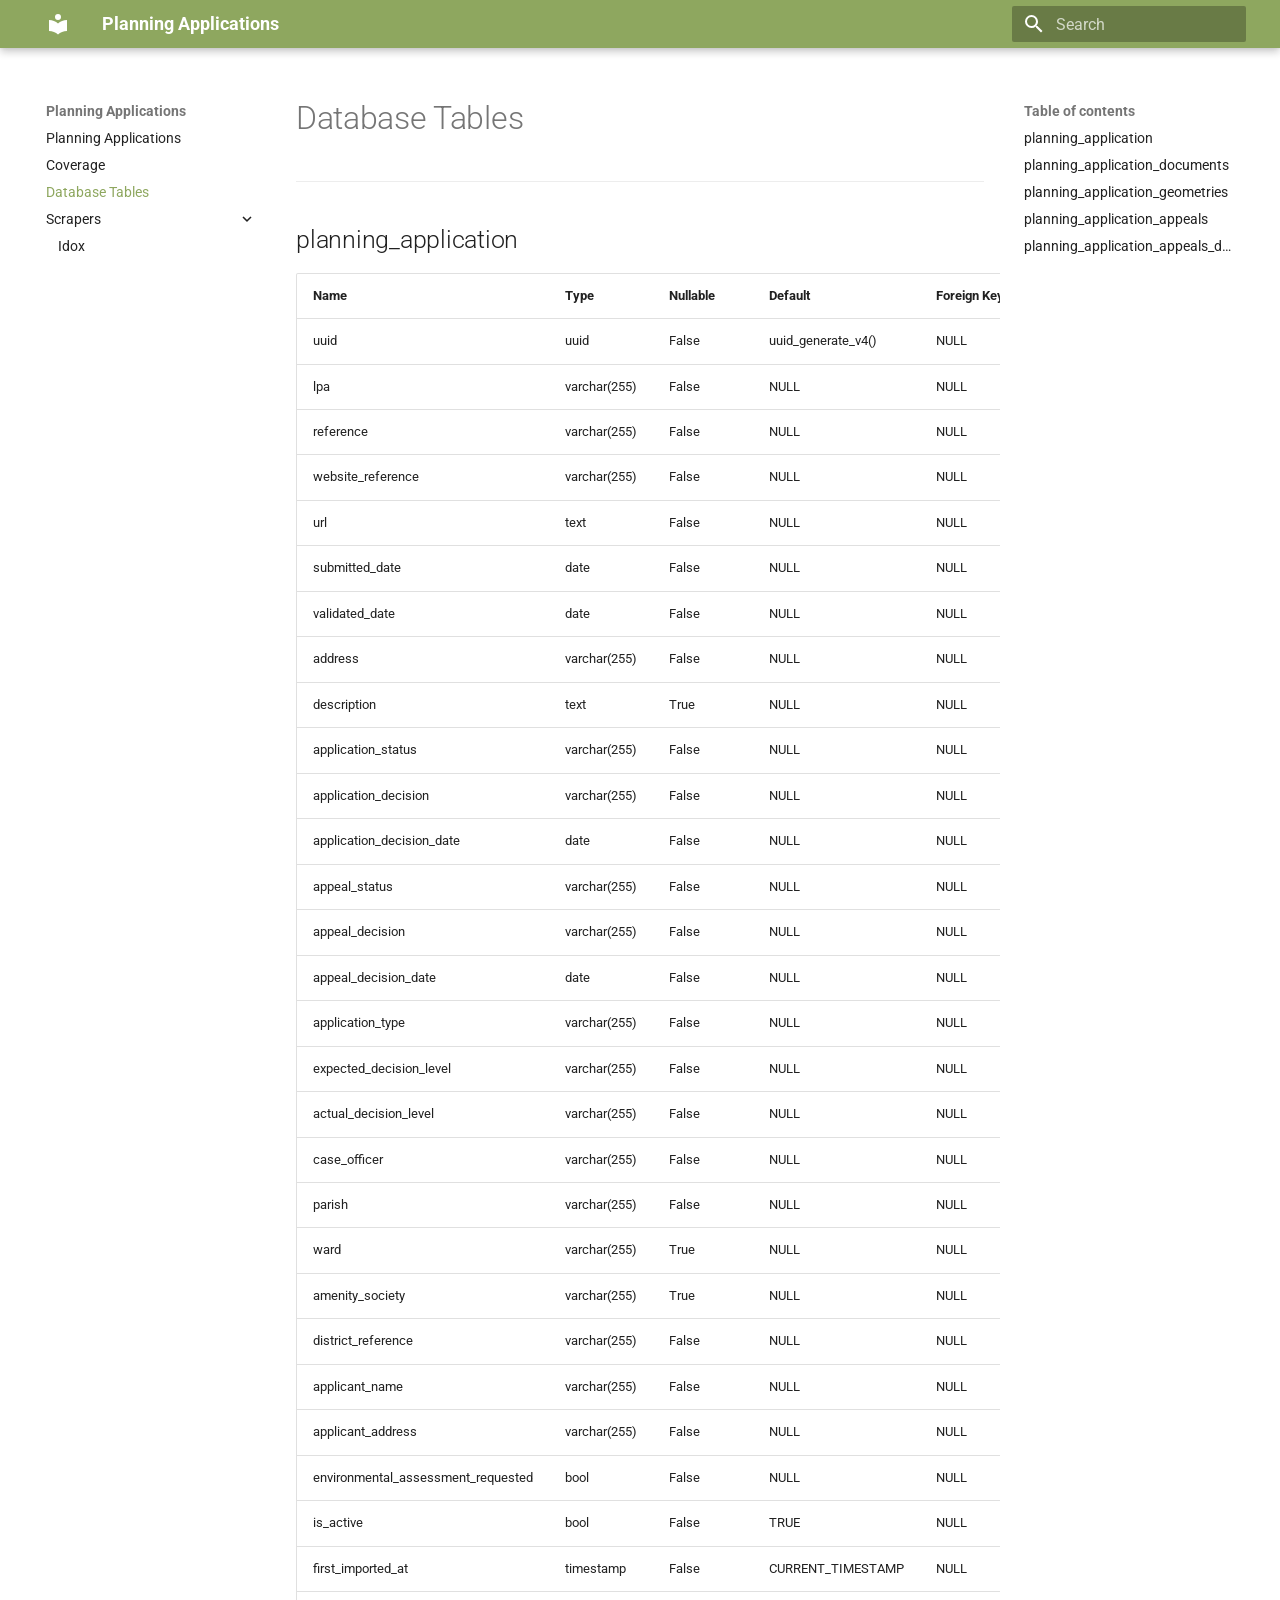
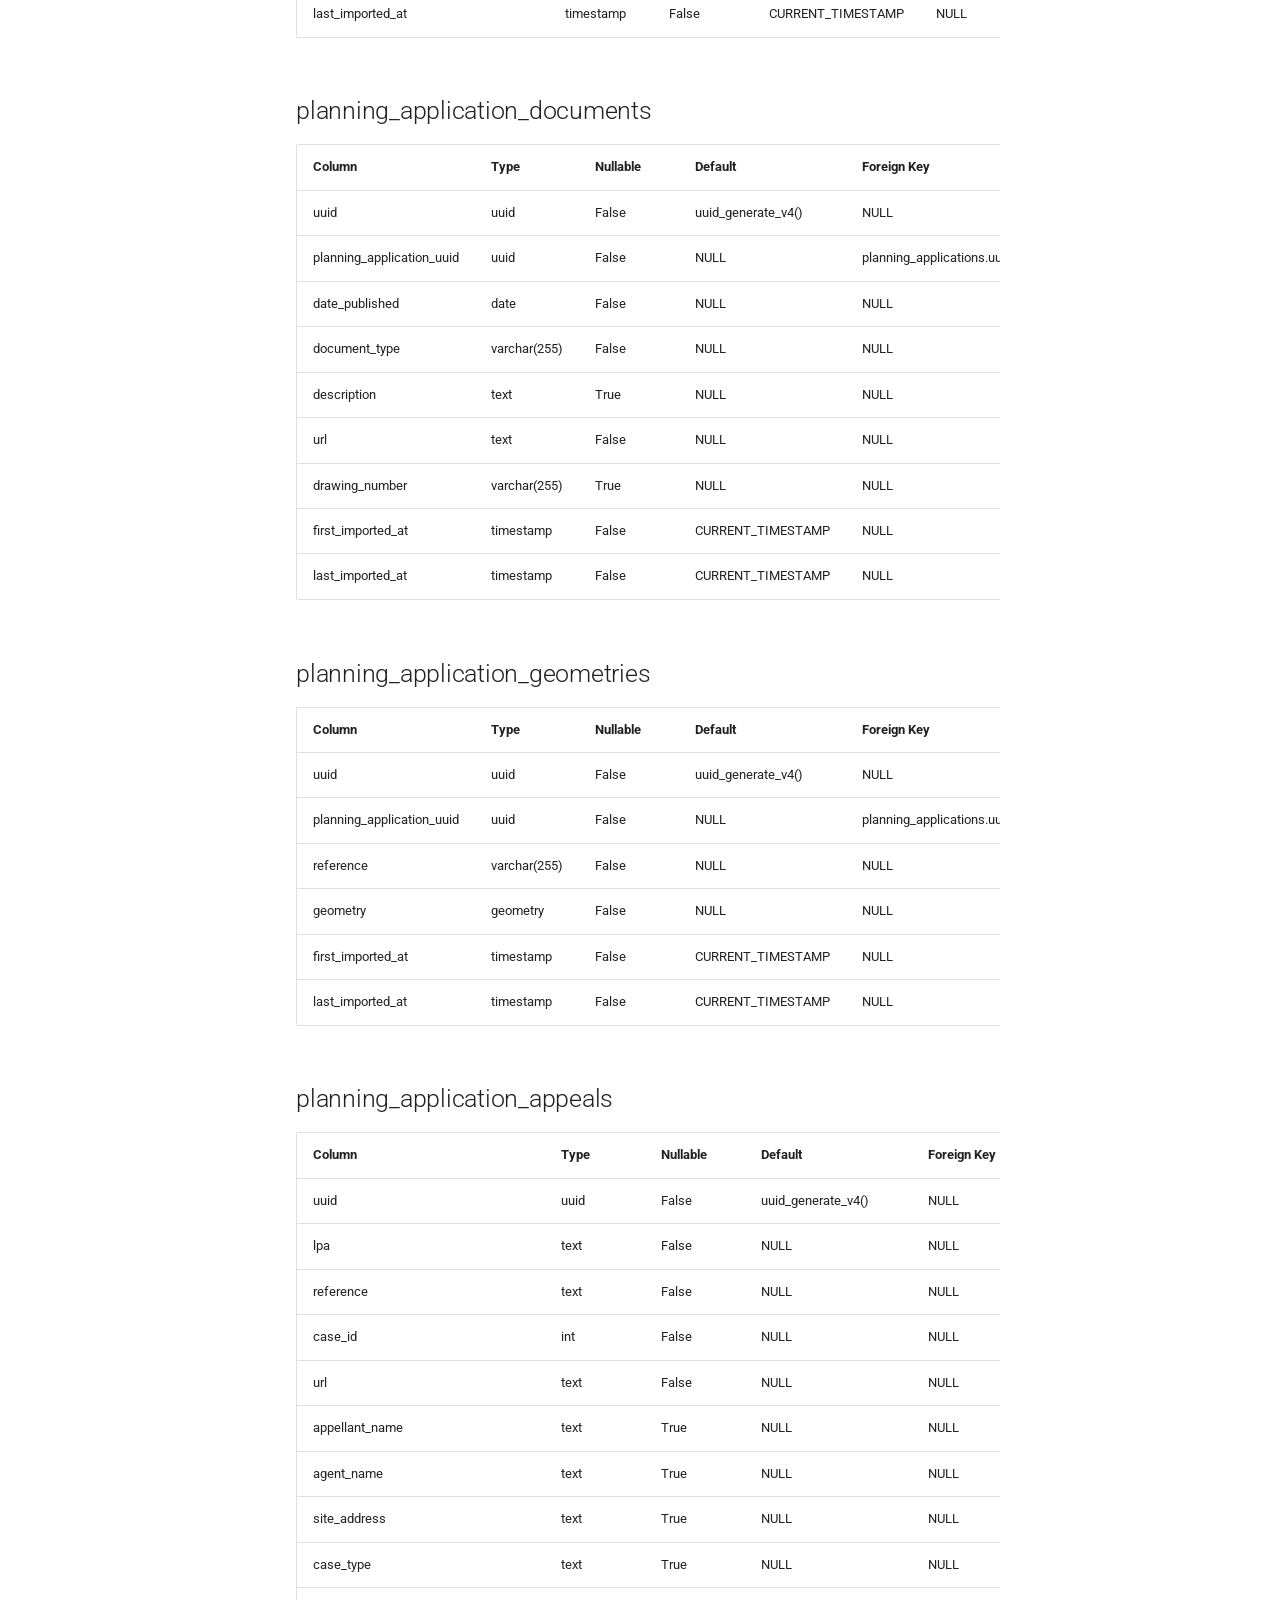
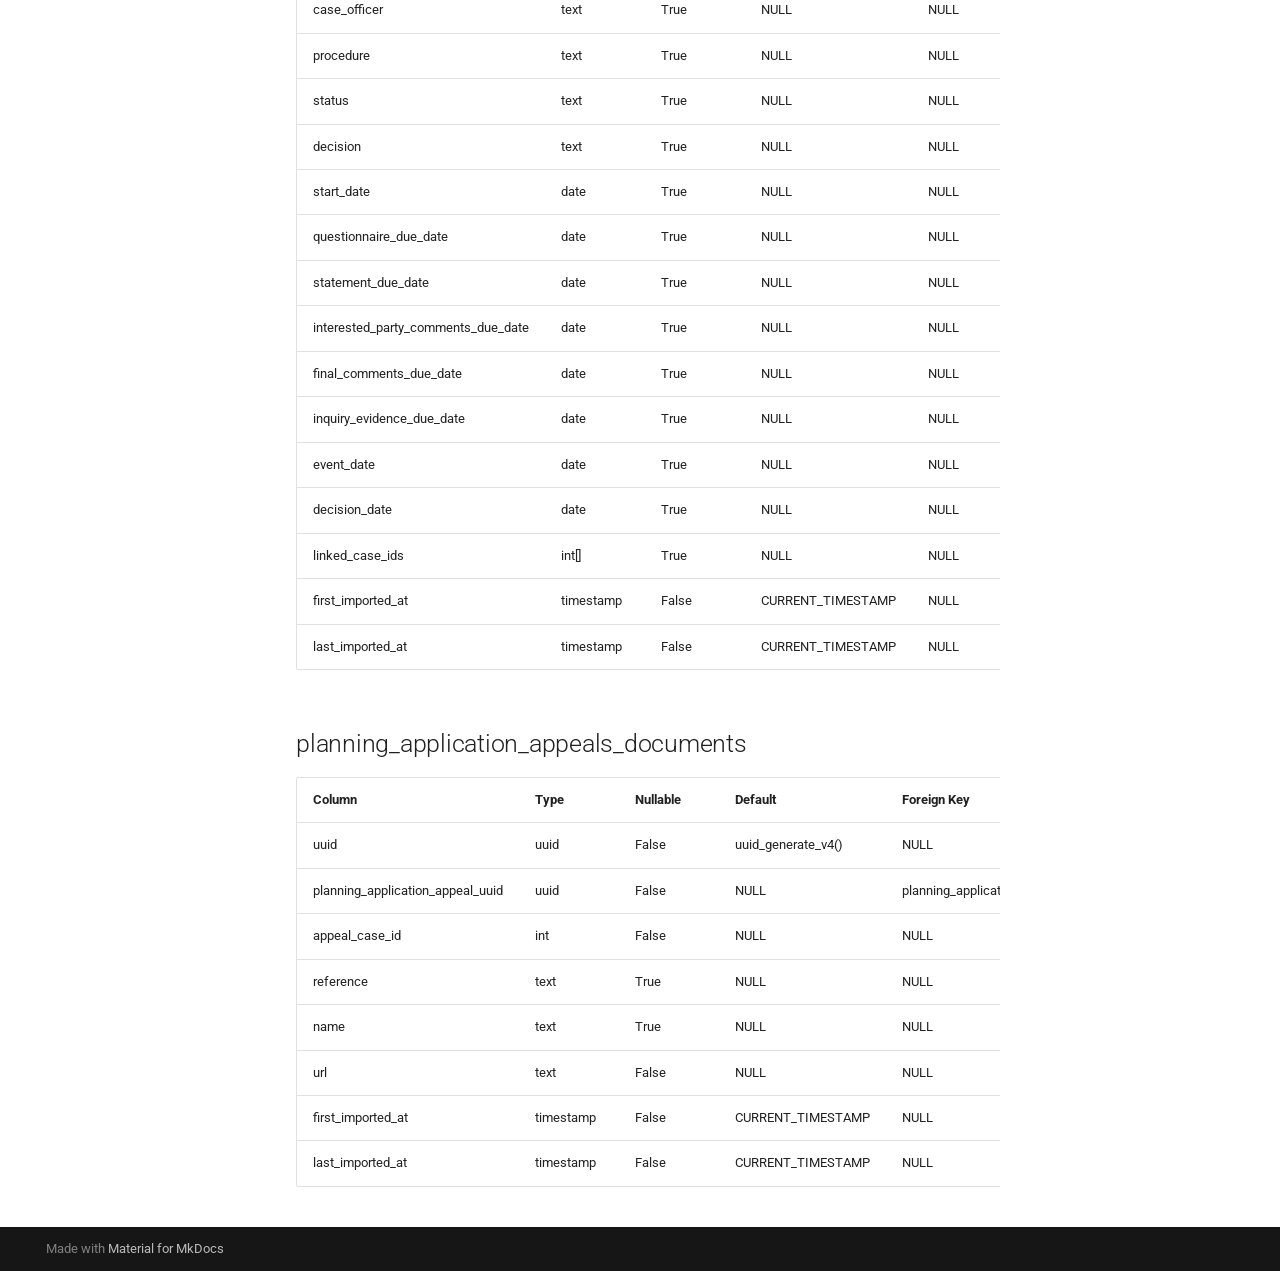
<file: database/index.html>
<!doctype html>
<html lang="en" class="no-js">
  <head>
    
      <meta charset="utf-8">
      <meta name="viewport" content="width=device-width,initial-scale=1">
      
      
      
      
        <link rel="prev" href="../coverage/">
      
      
        <link rel="next" href="../scrapers/idox/">
      
      
      <link rel="icon" href="../assets/images/favicon.png">
      <meta name="generator" content="mkdocs-1.6.1, mkdocs-material-9.6.3">
    
    
      
        <title>Database Tables - Planning Applications</title>
      
    
    
      <link rel="stylesheet" href="../assets/stylesheets/main.d7758b05.min.css">
      
        
        <link rel="stylesheet" href="../assets/stylesheets/palette.06af60db.min.css">
      
      


    
    
      
    
    
      
        
        
        <link rel="preconnect" href="https://fonts.gstatic.com" crossorigin>
        <link rel="stylesheet" href="https://fonts.googleapis.com/css?family=Roboto:300,300i,400,400i,700,700i%7CRoboto+Mono:400,400i,700,700i&display=fallback">
        <style>:root{--md-text-font:"Roboto";--md-code-font:"Roboto Mono"}</style>
      
    
    
      <link rel="stylesheet" href="../stylesheets/extra.css">
    
    <script>__md_scope=new URL("..",location),__md_hash=e=>[...e].reduce(((e,_)=>(e<<5)-e+_.charCodeAt(0)),0),__md_get=(e,_=localStorage,t=__md_scope)=>JSON.parse(_.getItem(t.pathname+"."+e)),__md_set=(e,_,t=localStorage,a=__md_scope)=>{try{t.setItem(a.pathname+"."+e,JSON.stringify(_))}catch(e){}}</script>
    
      

    
    
    
  </head>
  
  
    
    
    
    
    
    <body dir="ltr" data-md-color-scheme="default" data-md-color-primary="custom" data-md-color-accent="indigo">
  
    
    <input class="md-toggle" data-md-toggle="drawer" type="checkbox" id="__drawer" autocomplete="off">
    <input class="md-toggle" data-md-toggle="search" type="checkbox" id="__search" autocomplete="off">
    <label class="md-overlay" for="__drawer"></label>
    <div data-md-component="skip">
      
        
        <a href="#database-tables" class="md-skip">
          Skip to content
        </a>
      
    </div>
    <div data-md-component="announce">
      
    </div>
    
    
      

  

<header class="md-header md-header--shadow" data-md-component="header">
  <nav class="md-header__inner md-grid" aria-label="Header">
    <a href=".." title="Planning Applications" class="md-header__button md-logo" aria-label="Planning Applications" data-md-component="logo">
      
  
  <svg xmlns="http://www.w3.org/2000/svg" viewBox="0 0 24 24"><path d="M12 8a3 3 0 0 0 3-3 3 3 0 0 0-3-3 3 3 0 0 0-3 3 3 3 0 0 0 3 3m0 3.54C9.64 9.35 6.5 8 3 8v11c3.5 0 6.64 1.35 9 3.54 2.36-2.19 5.5-3.54 9-3.54V8c-3.5 0-6.64 1.35-9 3.54"/></svg>

    </a>
    <label class="md-header__button md-icon" for="__drawer">
      
      <svg xmlns="http://www.w3.org/2000/svg" viewBox="0 0 24 24"><path d="M3 6h18v2H3zm0 5h18v2H3zm0 5h18v2H3z"/></svg>
    </label>
    <div class="md-header__title" data-md-component="header-title">
      <div class="md-header__ellipsis">
        <div class="md-header__topic">
          <span class="md-ellipsis">
            Planning Applications
          </span>
        </div>
        <div class="md-header__topic" data-md-component="header-topic">
          <span class="md-ellipsis">
            
              Database Tables
            
          </span>
        </div>
      </div>
    </div>
    
      
    
    
    
    
      <label class="md-header__button md-icon" for="__search">
        
        <svg xmlns="http://www.w3.org/2000/svg" viewBox="0 0 24 24"><path d="M9.5 3A6.5 6.5 0 0 1 16 9.5c0 1.61-.59 3.09-1.56 4.23l.27.27h.79l5 5-1.5 1.5-5-5v-.79l-.27-.27A6.52 6.52 0 0 1 9.5 16 6.5 6.5 0 0 1 3 9.5 6.5 6.5 0 0 1 9.5 3m0 2C7 5 5 7 5 9.5S7 14 9.5 14 14 12 14 9.5 12 5 9.5 5"/></svg>
      </label>
      <div class="md-search" data-md-component="search" role="dialog">
  <label class="md-search__overlay" for="__search"></label>
  <div class="md-search__inner" role="search">
    <form class="md-search__form" name="search">
      <input type="text" class="md-search__input" name="query" aria-label="Search" placeholder="Search" autocapitalize="off" autocorrect="off" autocomplete="off" spellcheck="false" data-md-component="search-query" required>
      <label class="md-search__icon md-icon" for="__search">
        
        <svg xmlns="http://www.w3.org/2000/svg" viewBox="0 0 24 24"><path d="M9.5 3A6.5 6.5 0 0 1 16 9.5c0 1.61-.59 3.09-1.56 4.23l.27.27h.79l5 5-1.5 1.5-5-5v-.79l-.27-.27A6.52 6.52 0 0 1 9.5 16 6.5 6.5 0 0 1 3 9.5 6.5 6.5 0 0 1 9.5 3m0 2C7 5 5 7 5 9.5S7 14 9.5 14 14 12 14 9.5 12 5 9.5 5"/></svg>
        
        <svg xmlns="http://www.w3.org/2000/svg" viewBox="0 0 24 24"><path d="M20 11v2H8l5.5 5.5-1.42 1.42L4.16 12l7.92-7.92L13.5 5.5 8 11z"/></svg>
      </label>
      <nav class="md-search__options" aria-label="Search">
        
        <button type="reset" class="md-search__icon md-icon" title="Clear" aria-label="Clear" tabindex="-1">
          
          <svg xmlns="http://www.w3.org/2000/svg" viewBox="0 0 24 24"><path d="M19 6.41 17.59 5 12 10.59 6.41 5 5 6.41 10.59 12 5 17.59 6.41 19 12 13.41 17.59 19 19 17.59 13.41 12z"/></svg>
        </button>
      </nav>
      
    </form>
    <div class="md-search__output">
      <div class="md-search__scrollwrap" tabindex="0" data-md-scrollfix>
        <div class="md-search-result" data-md-component="search-result">
          <div class="md-search-result__meta">
            Initializing search
          </div>
          <ol class="md-search-result__list" role="presentation"></ol>
        </div>
      </div>
    </div>
  </div>
</div>
    
    
  </nav>
  
</header>
    
    <div class="md-container" data-md-component="container">
      
      
        
          
        
      
      <main class="md-main" data-md-component="main">
        <div class="md-main__inner md-grid">
          
            
              
              <div class="md-sidebar md-sidebar--primary" data-md-component="sidebar" data-md-type="navigation" >
                <div class="md-sidebar__scrollwrap">
                  <div class="md-sidebar__inner">
                    



<nav class="md-nav md-nav--primary" aria-label="Navigation" data-md-level="0">
  <label class="md-nav__title" for="__drawer">
    <a href=".." title="Planning Applications" class="md-nav__button md-logo" aria-label="Planning Applications" data-md-component="logo">
      
  
  <svg xmlns="http://www.w3.org/2000/svg" viewBox="0 0 24 24"><path d="M12 8a3 3 0 0 0 3-3 3 3 0 0 0-3-3 3 3 0 0 0-3 3 3 3 0 0 0 3 3m0 3.54C9.64 9.35 6.5 8 3 8v11c3.5 0 6.64 1.35 9 3.54 2.36-2.19 5.5-3.54 9-3.54V8c-3.5 0-6.64 1.35-9 3.54"/></svg>

    </a>
    Planning Applications
  </label>
  
  <ul class="md-nav__list" data-md-scrollfix>
    
      
      
  
  
  
  
    <li class="md-nav__item">
      <a href=".." class="md-nav__link">
        
  
  <span class="md-ellipsis">
    Planning Applications
    
  </span>
  

      </a>
    </li>
  

    
      
      
  
  
  
  
    <li class="md-nav__item">
      <a href="../coverage/" class="md-nav__link">
        
  
  <span class="md-ellipsis">
    Coverage
    
  </span>
  

      </a>
    </li>
  

    
      
      
  
  
    
  
  
  
    <li class="md-nav__item md-nav__item--active">
      
      <input class="md-nav__toggle md-toggle" type="checkbox" id="__toc">
      
      
        
      
      
        <label class="md-nav__link md-nav__link--active" for="__toc">
          
  
  <span class="md-ellipsis">
    Database Tables
    
  </span>
  

          <span class="md-nav__icon md-icon"></span>
        </label>
      
      <a href="./" class="md-nav__link md-nav__link--active">
        
  
  <span class="md-ellipsis">
    Database Tables
    
  </span>
  

      </a>
      
        

<nav class="md-nav md-nav--secondary" aria-label="Table of contents">
  
  
  
    
  
  
    <label class="md-nav__title" for="__toc">
      <span class="md-nav__icon md-icon"></span>
      Table of contents
    </label>
    <ul class="md-nav__list" data-md-component="toc" data-md-scrollfix>
      
        <li class="md-nav__item">
  <a href="#planning_application" class="md-nav__link">
    <span class="md-ellipsis">
      planning_application
    </span>
  </a>
  
</li>
      
        <li class="md-nav__item">
  <a href="#planning_application_documents" class="md-nav__link">
    <span class="md-ellipsis">
      planning_application_documents
    </span>
  </a>
  
</li>
      
        <li class="md-nav__item">
  <a href="#planning_application_geometries" class="md-nav__link">
    <span class="md-ellipsis">
      planning_application_geometries
    </span>
  </a>
  
</li>
      
        <li class="md-nav__item">
  <a href="#planning_application_appeals" class="md-nav__link">
    <span class="md-ellipsis">
      planning_application_appeals
    </span>
  </a>
  
</li>
      
        <li class="md-nav__item">
  <a href="#planning_application_appeals_documents" class="md-nav__link">
    <span class="md-ellipsis">
      planning_application_appeals_documents
    </span>
  </a>
  
</li>
      
    </ul>
  
</nav>
      
    </li>
  

    
      
      
  
  
  
  
    
    
    
    
    <li class="md-nav__item md-nav__item--nested">
      
        
        
          
        
        <input class="md-nav__toggle md-toggle md-toggle--indeterminate" type="checkbox" id="__nav_4" >
        
          
          <label class="md-nav__link" for="__nav_4" id="__nav_4_label" tabindex="0">
            
  
  <span class="md-ellipsis">
    Scrapers
    
  </span>
  

            <span class="md-nav__icon md-icon"></span>
          </label>
        
        <nav class="md-nav" data-md-level="1" aria-labelledby="__nav_4_label" aria-expanded="false">
          <label class="md-nav__title" for="__nav_4">
            <span class="md-nav__icon md-icon"></span>
            Scrapers
          </label>
          <ul class="md-nav__list" data-md-scrollfix>
            
              
                
  
  
  
  
    <li class="md-nav__item">
      <a href="../scrapers/idox/" class="md-nav__link">
        
  
  <span class="md-ellipsis">
    Idox
    
  </span>
  

      </a>
    </li>
  

              
            
          </ul>
        </nav>
      
    </li>
  

    
  </ul>
</nav>
                  </div>
                </div>
              </div>
            
            
              
              <div class="md-sidebar md-sidebar--secondary" data-md-component="sidebar" data-md-type="toc" >
                <div class="md-sidebar__scrollwrap">
                  <div class="md-sidebar__inner">
                    

<nav class="md-nav md-nav--secondary" aria-label="Table of contents">
  
  
  
    
  
  
    <label class="md-nav__title" for="__toc">
      <span class="md-nav__icon md-icon"></span>
      Table of contents
    </label>
    <ul class="md-nav__list" data-md-component="toc" data-md-scrollfix>
      
        <li class="md-nav__item">
  <a href="#planning_application" class="md-nav__link">
    <span class="md-ellipsis">
      planning_application
    </span>
  </a>
  
</li>
      
        <li class="md-nav__item">
  <a href="#planning_application_documents" class="md-nav__link">
    <span class="md-ellipsis">
      planning_application_documents
    </span>
  </a>
  
</li>
      
        <li class="md-nav__item">
  <a href="#planning_application_geometries" class="md-nav__link">
    <span class="md-ellipsis">
      planning_application_geometries
    </span>
  </a>
  
</li>
      
        <li class="md-nav__item">
  <a href="#planning_application_appeals" class="md-nav__link">
    <span class="md-ellipsis">
      planning_application_appeals
    </span>
  </a>
  
</li>
      
        <li class="md-nav__item">
  <a href="#planning_application_appeals_documents" class="md-nav__link">
    <span class="md-ellipsis">
      planning_application_appeals_documents
    </span>
  </a>
  
</li>
      
    </ul>
  
</nav>
                  </div>
                </div>
              </div>
            
          
          
            <div class="md-content" data-md-component="content">
              <article class="md-content__inner md-typeset">
                
                  



<h1 id="database-tables">Database Tables</h1>
<hr />
<h2 id="planning_application">planning_application</h2>
<table>
<thead>
<tr>
<th>Name</th>
<th>Type</th>
<th>Nullable</th>
<th>Default</th>
<th>Foreign Key</th>
</tr>
</thead>
<tbody>
<tr>
<td>uuid</td>
<td>uuid</td>
<td>False</td>
<td>uuid_generate_v4()</td>
<td>NULL</td>
</tr>
<tr>
<td>lpa</td>
<td>varchar(255)</td>
<td>False</td>
<td>NULL</td>
<td>NULL</td>
</tr>
<tr>
<td>reference</td>
<td>varchar(255)</td>
<td>False</td>
<td>NULL</td>
<td>NULL</td>
</tr>
<tr>
<td>website_reference</td>
<td>varchar(255)</td>
<td>False</td>
<td>NULL</td>
<td>NULL</td>
</tr>
<tr>
<td>url</td>
<td>text</td>
<td>False</td>
<td>NULL</td>
<td>NULL</td>
</tr>
<tr>
<td>submitted_date</td>
<td>date</td>
<td>False</td>
<td>NULL</td>
<td>NULL</td>
</tr>
<tr>
<td>validated_date</td>
<td>date</td>
<td>False</td>
<td>NULL</td>
<td>NULL</td>
</tr>
<tr>
<td>address</td>
<td>varchar(255)</td>
<td>False</td>
<td>NULL</td>
<td>NULL</td>
</tr>
<tr>
<td>description</td>
<td>text</td>
<td>True</td>
<td>NULL</td>
<td>NULL</td>
</tr>
<tr>
<td>application_status</td>
<td>varchar(255)</td>
<td>False</td>
<td>NULL</td>
<td>NULL</td>
</tr>
<tr>
<td>application_decision</td>
<td>varchar(255)</td>
<td>False</td>
<td>NULL</td>
<td>NULL</td>
</tr>
<tr>
<td>application_decision_date</td>
<td>date</td>
<td>False</td>
<td>NULL</td>
<td>NULL</td>
</tr>
<tr>
<td>appeal_status</td>
<td>varchar(255)</td>
<td>False</td>
<td>NULL</td>
<td>NULL</td>
</tr>
<tr>
<td>appeal_decision</td>
<td>varchar(255)</td>
<td>False</td>
<td>NULL</td>
<td>NULL</td>
</tr>
<tr>
<td>appeal_decision_date</td>
<td>date</td>
<td>False</td>
<td>NULL</td>
<td>NULL</td>
</tr>
<tr>
<td>application_type</td>
<td>varchar(255)</td>
<td>False</td>
<td>NULL</td>
<td>NULL</td>
</tr>
<tr>
<td>expected_decision_level</td>
<td>varchar(255)</td>
<td>False</td>
<td>NULL</td>
<td>NULL</td>
</tr>
<tr>
<td>actual_decision_level</td>
<td>varchar(255)</td>
<td>False</td>
<td>NULL</td>
<td>NULL</td>
</tr>
<tr>
<td>case_officer</td>
<td>varchar(255)</td>
<td>False</td>
<td>NULL</td>
<td>NULL</td>
</tr>
<tr>
<td>parish</td>
<td>varchar(255)</td>
<td>False</td>
<td>NULL</td>
<td>NULL</td>
</tr>
<tr>
<td>ward</td>
<td>varchar(255)</td>
<td>True</td>
<td>NULL</td>
<td>NULL</td>
</tr>
<tr>
<td>amenity_society</td>
<td>varchar(255)</td>
<td>True</td>
<td>NULL</td>
<td>NULL</td>
</tr>
<tr>
<td>district_reference</td>
<td>varchar(255)</td>
<td>False</td>
<td>NULL</td>
<td>NULL</td>
</tr>
<tr>
<td>applicant_name</td>
<td>varchar(255)</td>
<td>False</td>
<td>NULL</td>
<td>NULL</td>
</tr>
<tr>
<td>applicant_address</td>
<td>varchar(255)</td>
<td>False</td>
<td>NULL</td>
<td>NULL</td>
</tr>
<tr>
<td>environmental_assessment_requested</td>
<td>bool</td>
<td>False</td>
<td>NULL</td>
<td>NULL</td>
</tr>
<tr>
<td>is_active</td>
<td>bool</td>
<td>False</td>
<td>TRUE</td>
<td>NULL</td>
</tr>
<tr>
<td>first_imported_at</td>
<td>timestamp</td>
<td>False</td>
<td>CURRENT_TIMESTAMP</td>
<td>NULL</td>
</tr>
<tr>
<td>last_imported_at</td>
<td>timestamp</td>
<td>False</td>
<td>CURRENT_TIMESTAMP</td>
<td>NULL</td>
</tr>
</tbody>
</table>
<h2 id="planning_application_documents">planning_application_documents</h2>
<table>
<thead>
<tr>
<th>Column</th>
<th>Type</th>
<th>Nullable</th>
<th>Default</th>
<th>Foreign Key</th>
</tr>
</thead>
<tbody>
<tr>
<td>uuid</td>
<td>uuid</td>
<td>False</td>
<td>uuid_generate_v4()</td>
<td>NULL</td>
</tr>
<tr>
<td>planning_application_uuid</td>
<td>uuid</td>
<td>False</td>
<td>NULL</td>
<td>planning_applications.uuid</td>
</tr>
<tr>
<td>date_published</td>
<td>date</td>
<td>False</td>
<td>NULL</td>
<td>NULL</td>
</tr>
<tr>
<td>document_type</td>
<td>varchar(255)</td>
<td>False</td>
<td>NULL</td>
<td>NULL</td>
</tr>
<tr>
<td>description</td>
<td>text</td>
<td>True</td>
<td>NULL</td>
<td>NULL</td>
</tr>
<tr>
<td>url</td>
<td>text</td>
<td>False</td>
<td>NULL</td>
<td>NULL</td>
</tr>
<tr>
<td>drawing_number</td>
<td>varchar(255)</td>
<td>True</td>
<td>NULL</td>
<td>NULL</td>
</tr>
<tr>
<td>first_imported_at</td>
<td>timestamp</td>
<td>False</td>
<td>CURRENT_TIMESTAMP</td>
<td>NULL</td>
</tr>
<tr>
<td>last_imported_at</td>
<td>timestamp</td>
<td>False</td>
<td>CURRENT_TIMESTAMP</td>
<td>NULL</td>
</tr>
</tbody>
</table>
<h2 id="planning_application_geometries">planning_application_geometries</h2>
<table>
<thead>
<tr>
<th>Column</th>
<th>Type</th>
<th>Nullable</th>
<th>Default</th>
<th>Foreign Key</th>
</tr>
</thead>
<tbody>
<tr>
<td>uuid</td>
<td>uuid</td>
<td>False</td>
<td>uuid_generate_v4()</td>
<td>NULL</td>
</tr>
<tr>
<td>planning_application_uuid</td>
<td>uuid</td>
<td>False</td>
<td>NULL</td>
<td>planning_applications.uuid</td>
</tr>
<tr>
<td>reference</td>
<td>varchar(255)</td>
<td>False</td>
<td>NULL</td>
<td>NULL</td>
</tr>
<tr>
<td>geometry</td>
<td>geometry</td>
<td>False</td>
<td>NULL</td>
<td>NULL</td>
</tr>
<tr>
<td>first_imported_at</td>
<td>timestamp</td>
<td>False</td>
<td>CURRENT_TIMESTAMP</td>
<td>NULL</td>
</tr>
<tr>
<td>last_imported_at</td>
<td>timestamp</td>
<td>False</td>
<td>CURRENT_TIMESTAMP</td>
<td>NULL</td>
</tr>
</tbody>
</table>
<h2 id="planning_application_appeals">planning_application_appeals</h2>
<table>
<thead>
<tr>
<th>Column</th>
<th>Type</th>
<th>Nullable</th>
<th>Default</th>
<th>Foreign Key</th>
</tr>
</thead>
<tbody>
<tr>
<td>uuid</td>
<td>uuid</td>
<td>False</td>
<td>uuid_generate_v4()</td>
<td>NULL</td>
</tr>
<tr>
<td>lpa</td>
<td>text</td>
<td>False</td>
<td>NULL</td>
<td>NULL</td>
</tr>
<tr>
<td>reference</td>
<td>text</td>
<td>False</td>
<td>NULL</td>
<td>NULL</td>
</tr>
<tr>
<td>case_id</td>
<td>int</td>
<td>False</td>
<td>NULL</td>
<td>NULL</td>
</tr>
<tr>
<td>url</td>
<td>text</td>
<td>False</td>
<td>NULL</td>
<td>NULL</td>
</tr>
<tr>
<td>appellant_name</td>
<td>text</td>
<td>True</td>
<td>NULL</td>
<td>NULL</td>
</tr>
<tr>
<td>agent_name</td>
<td>text</td>
<td>True</td>
<td>NULL</td>
<td>NULL</td>
</tr>
<tr>
<td>site_address</td>
<td>text</td>
<td>True</td>
<td>NULL</td>
<td>NULL</td>
</tr>
<tr>
<td>case_type</td>
<td>text</td>
<td>True</td>
<td>NULL</td>
<td>NULL</td>
</tr>
<tr>
<td>case_officer</td>
<td>text</td>
<td>True</td>
<td>NULL</td>
<td>NULL</td>
</tr>
<tr>
<td>procedure</td>
<td>text</td>
<td>True</td>
<td>NULL</td>
<td>NULL</td>
</tr>
<tr>
<td>status</td>
<td>text</td>
<td>True</td>
<td>NULL</td>
<td>NULL</td>
</tr>
<tr>
<td>decision</td>
<td>text</td>
<td>True</td>
<td>NULL</td>
<td>NULL</td>
</tr>
<tr>
<td>start_date</td>
<td>date</td>
<td>True</td>
<td>NULL</td>
<td>NULL</td>
</tr>
<tr>
<td>questionnaire_due_date</td>
<td>date</td>
<td>True</td>
<td>NULL</td>
<td>NULL</td>
</tr>
<tr>
<td>statement_due_date</td>
<td>date</td>
<td>True</td>
<td>NULL</td>
<td>NULL</td>
</tr>
<tr>
<td>interested_party_comments_due_date</td>
<td>date</td>
<td>True</td>
<td>NULL</td>
<td>NULL</td>
</tr>
<tr>
<td>final_comments_due_date</td>
<td>date</td>
<td>True</td>
<td>NULL</td>
<td>NULL</td>
</tr>
<tr>
<td>inquiry_evidence_due_date</td>
<td>date</td>
<td>True</td>
<td>NULL</td>
<td>NULL</td>
</tr>
<tr>
<td>event_date</td>
<td>date</td>
<td>True</td>
<td>NULL</td>
<td>NULL</td>
</tr>
<tr>
<td>decision_date</td>
<td>date</td>
<td>True</td>
<td>NULL</td>
<td>NULL</td>
</tr>
<tr>
<td>linked_case_ids</td>
<td>int[]</td>
<td>True</td>
<td>NULL</td>
<td>NULL</td>
</tr>
<tr>
<td>first_imported_at</td>
<td>timestamp</td>
<td>False</td>
<td>CURRENT_TIMESTAMP</td>
<td>NULL</td>
</tr>
<tr>
<td>last_imported_at</td>
<td>timestamp</td>
<td>False</td>
<td>CURRENT_TIMESTAMP</td>
<td>NULL</td>
</tr>
</tbody>
</table>
<h2 id="planning_application_appeals_documents">planning_application_appeals_documents</h2>
<table>
<thead>
<tr>
<th>Column</th>
<th>Type</th>
<th>Nullable</th>
<th>Default</th>
<th>Foreign Key</th>
</tr>
</thead>
<tbody>
<tr>
<td>uuid</td>
<td>uuid</td>
<td>False</td>
<td>uuid_generate_v4()</td>
<td>NULL</td>
</tr>
<tr>
<td>planning_application_appeal_uuid</td>
<td>uuid</td>
<td>False</td>
<td>NULL</td>
<td>planning_application_appeals.uuid</td>
</tr>
<tr>
<td>appeal_case_id</td>
<td>int</td>
<td>False</td>
<td>NULL</td>
<td>NULL</td>
</tr>
<tr>
<td>reference</td>
<td>text</td>
<td>True</td>
<td>NULL</td>
<td>NULL</td>
</tr>
<tr>
<td>name</td>
<td>text</td>
<td>True</td>
<td>NULL</td>
<td>NULL</td>
</tr>
<tr>
<td>url</td>
<td>text</td>
<td>False</td>
<td>NULL</td>
<td>NULL</td>
</tr>
<tr>
<td>first_imported_at</td>
<td>timestamp</td>
<td>False</td>
<td>CURRENT_TIMESTAMP</td>
<td>NULL</td>
</tr>
<tr>
<td>last_imported_at</td>
<td>timestamp</td>
<td>False</td>
<td>CURRENT_TIMESTAMP</td>
<td>NULL</td>
</tr>
</tbody>
</table>












                
              </article>
            </div>
          
          
<script>var target=document.getElementById(location.hash.slice(1));target&&target.name&&(target.checked=target.name.startsWith("__tabbed_"))</script>
        </div>
        
      </main>
      
        <footer class="md-footer">
  
  <div class="md-footer-meta md-typeset">
    <div class="md-footer-meta__inner md-grid">
      <div class="md-copyright">
  
  
    Made with
    <a href="https://squidfunk.github.io/mkdocs-material/" target="_blank" rel="noopener">
      Material for MkDocs
    </a>
  
</div>
      
    </div>
  </div>
</footer>
      
    </div>
    <div class="md-dialog" data-md-component="dialog">
      <div class="md-dialog__inner md-typeset"></div>
    </div>
    
    
    <script id="__config" type="application/json">{"base": "..", "features": ["navigation.expand"], "search": "../assets/javascripts/workers/search.f8cc74c7.min.js", "translations": {"clipboard.copied": "Copied to clipboard", "clipboard.copy": "Copy to clipboard", "search.result.more.one": "1 more on this page", "search.result.more.other": "# more on this page", "search.result.none": "No matching documents", "search.result.one": "1 matching document", "search.result.other": "# matching documents", "search.result.placeholder": "Type to start searching", "search.result.term.missing": "Missing", "select.version": "Select version"}}</script>
    
    
      <script src="../assets/javascripts/bundle.f1b6f286.min.js"></script>
      
    
  </body>
</html>
</file>
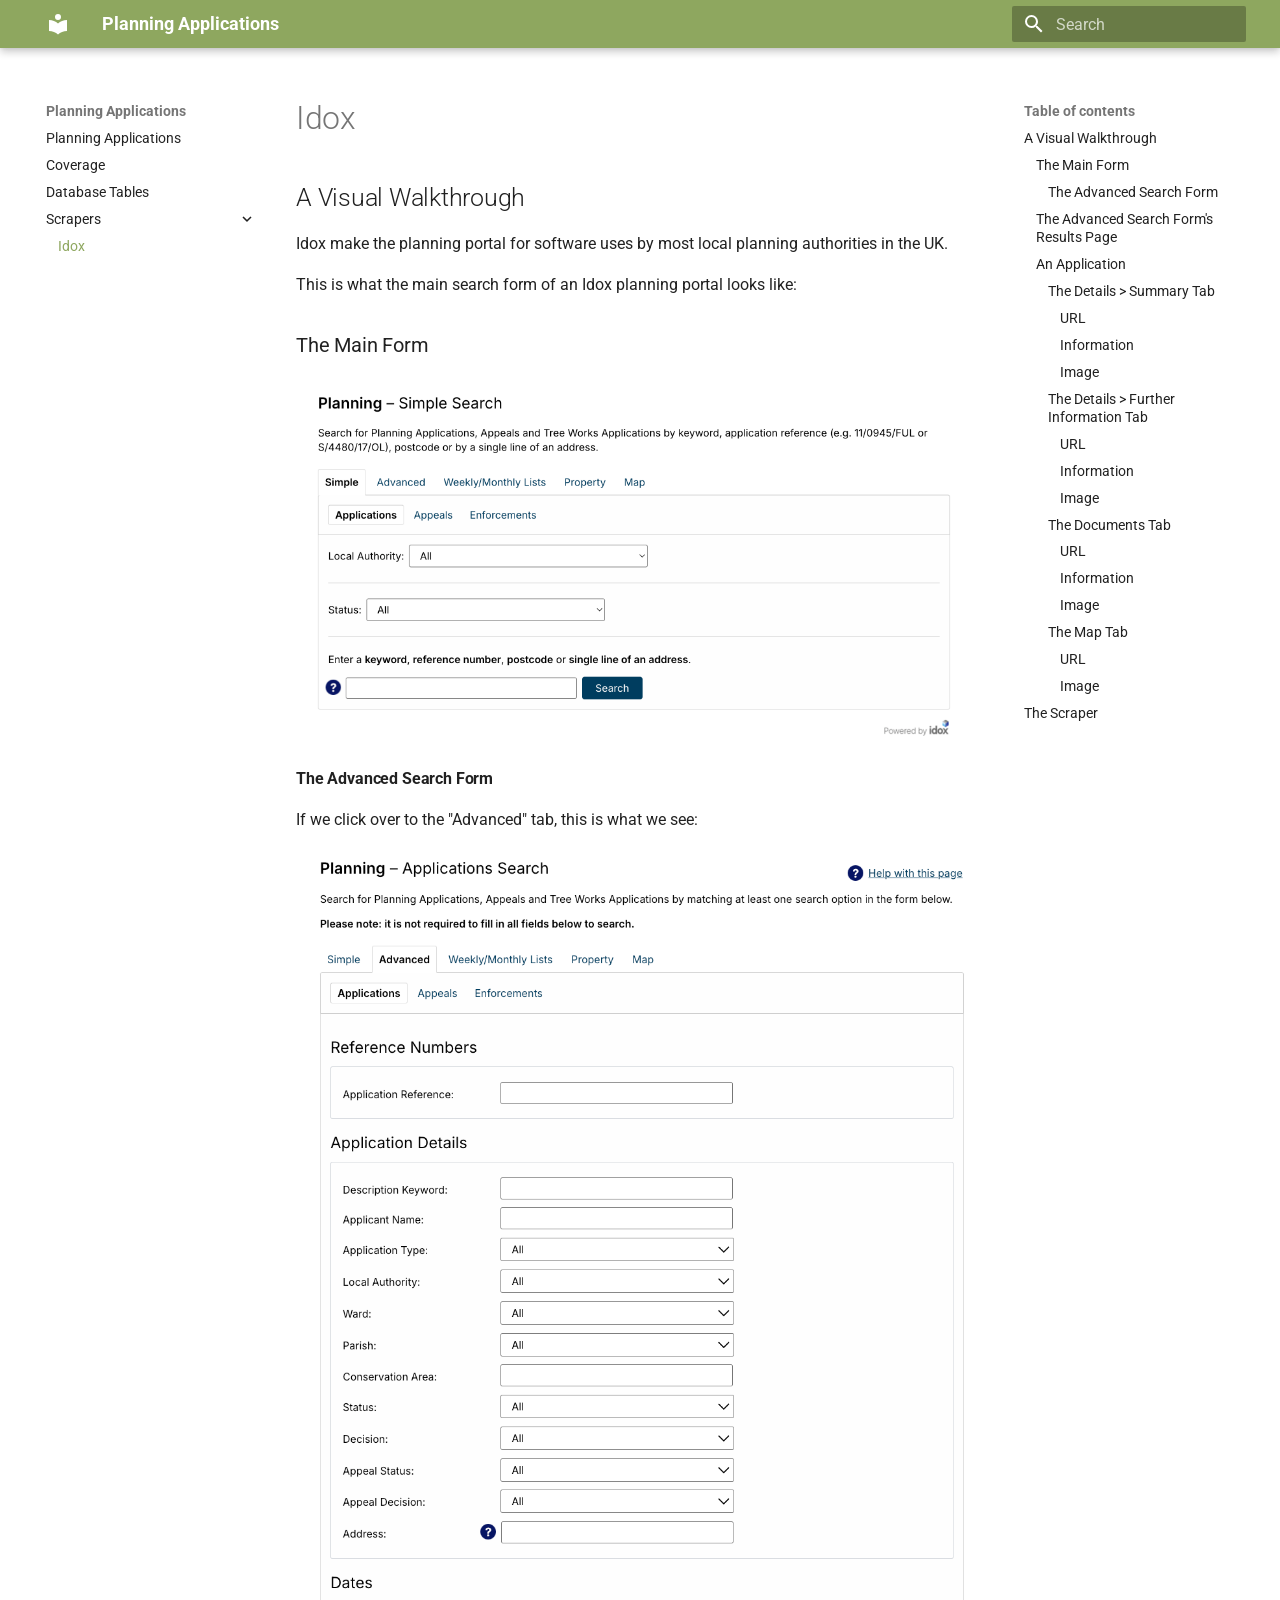
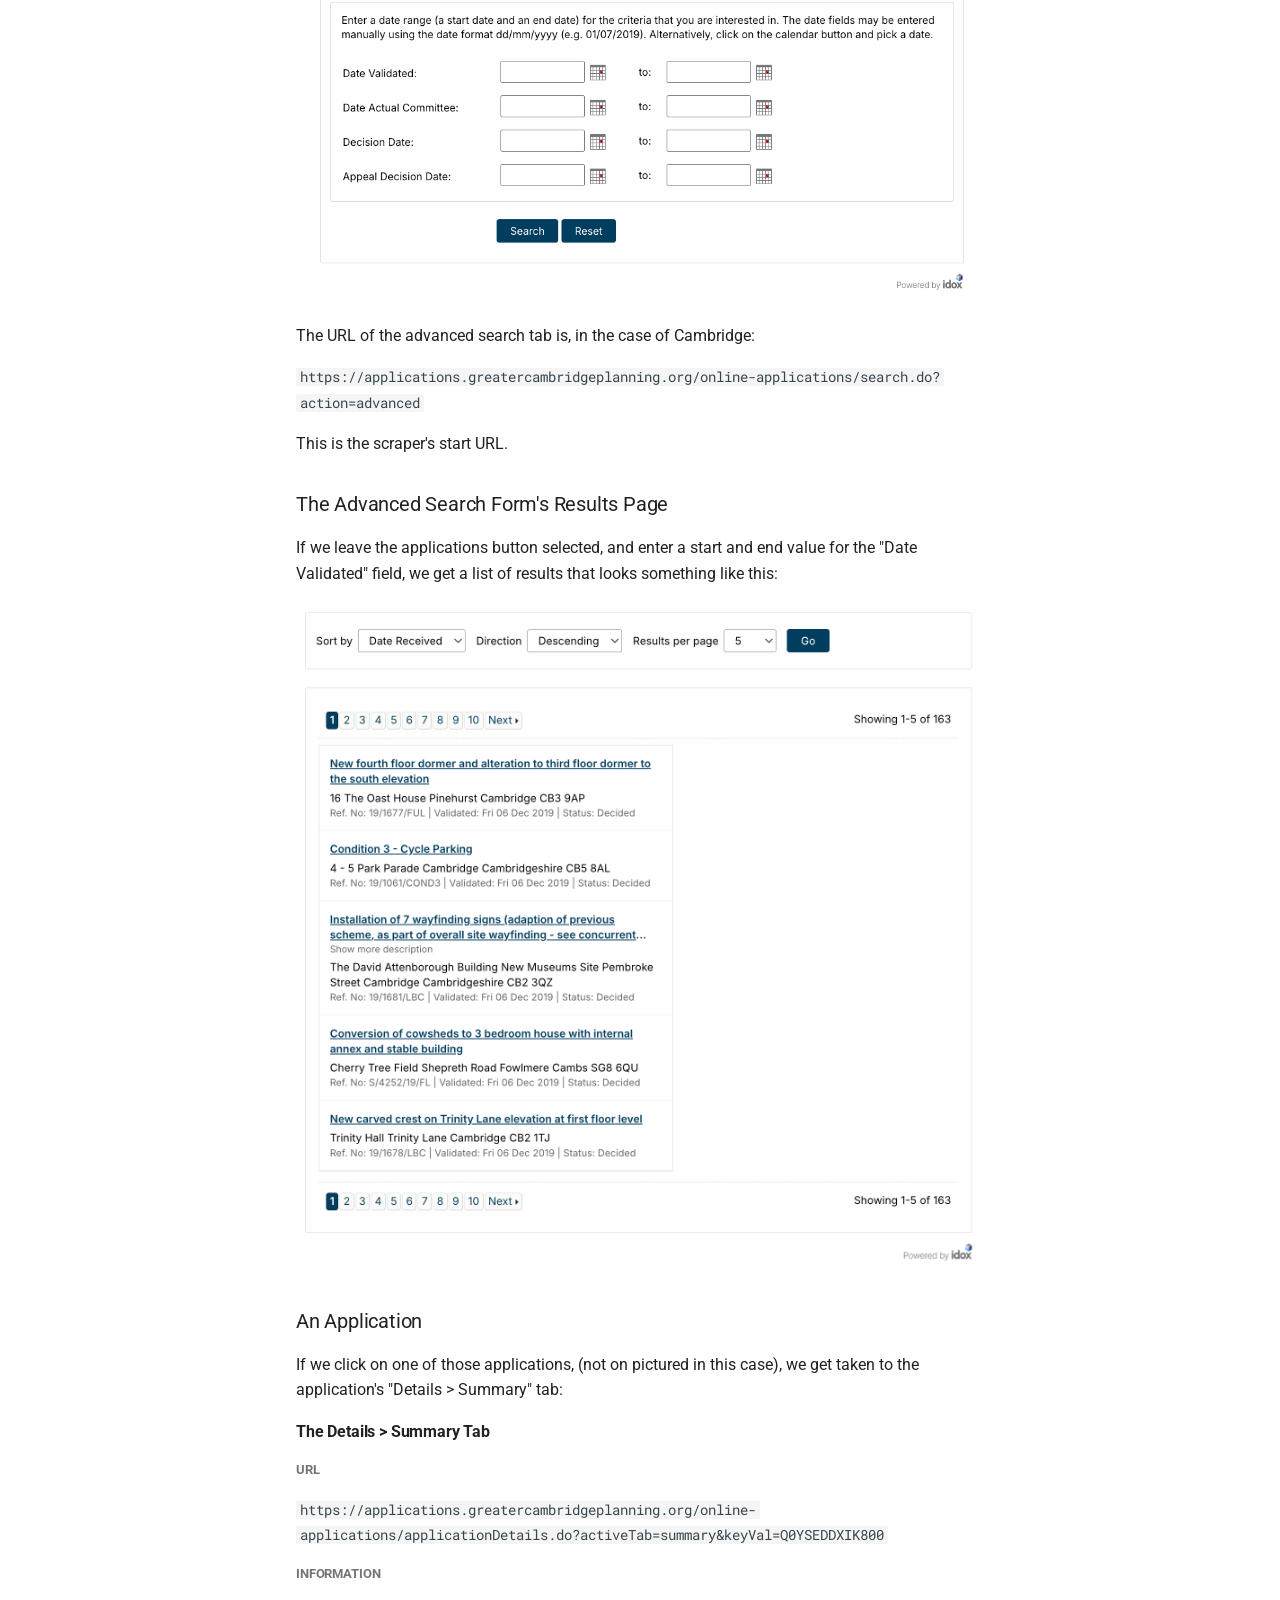
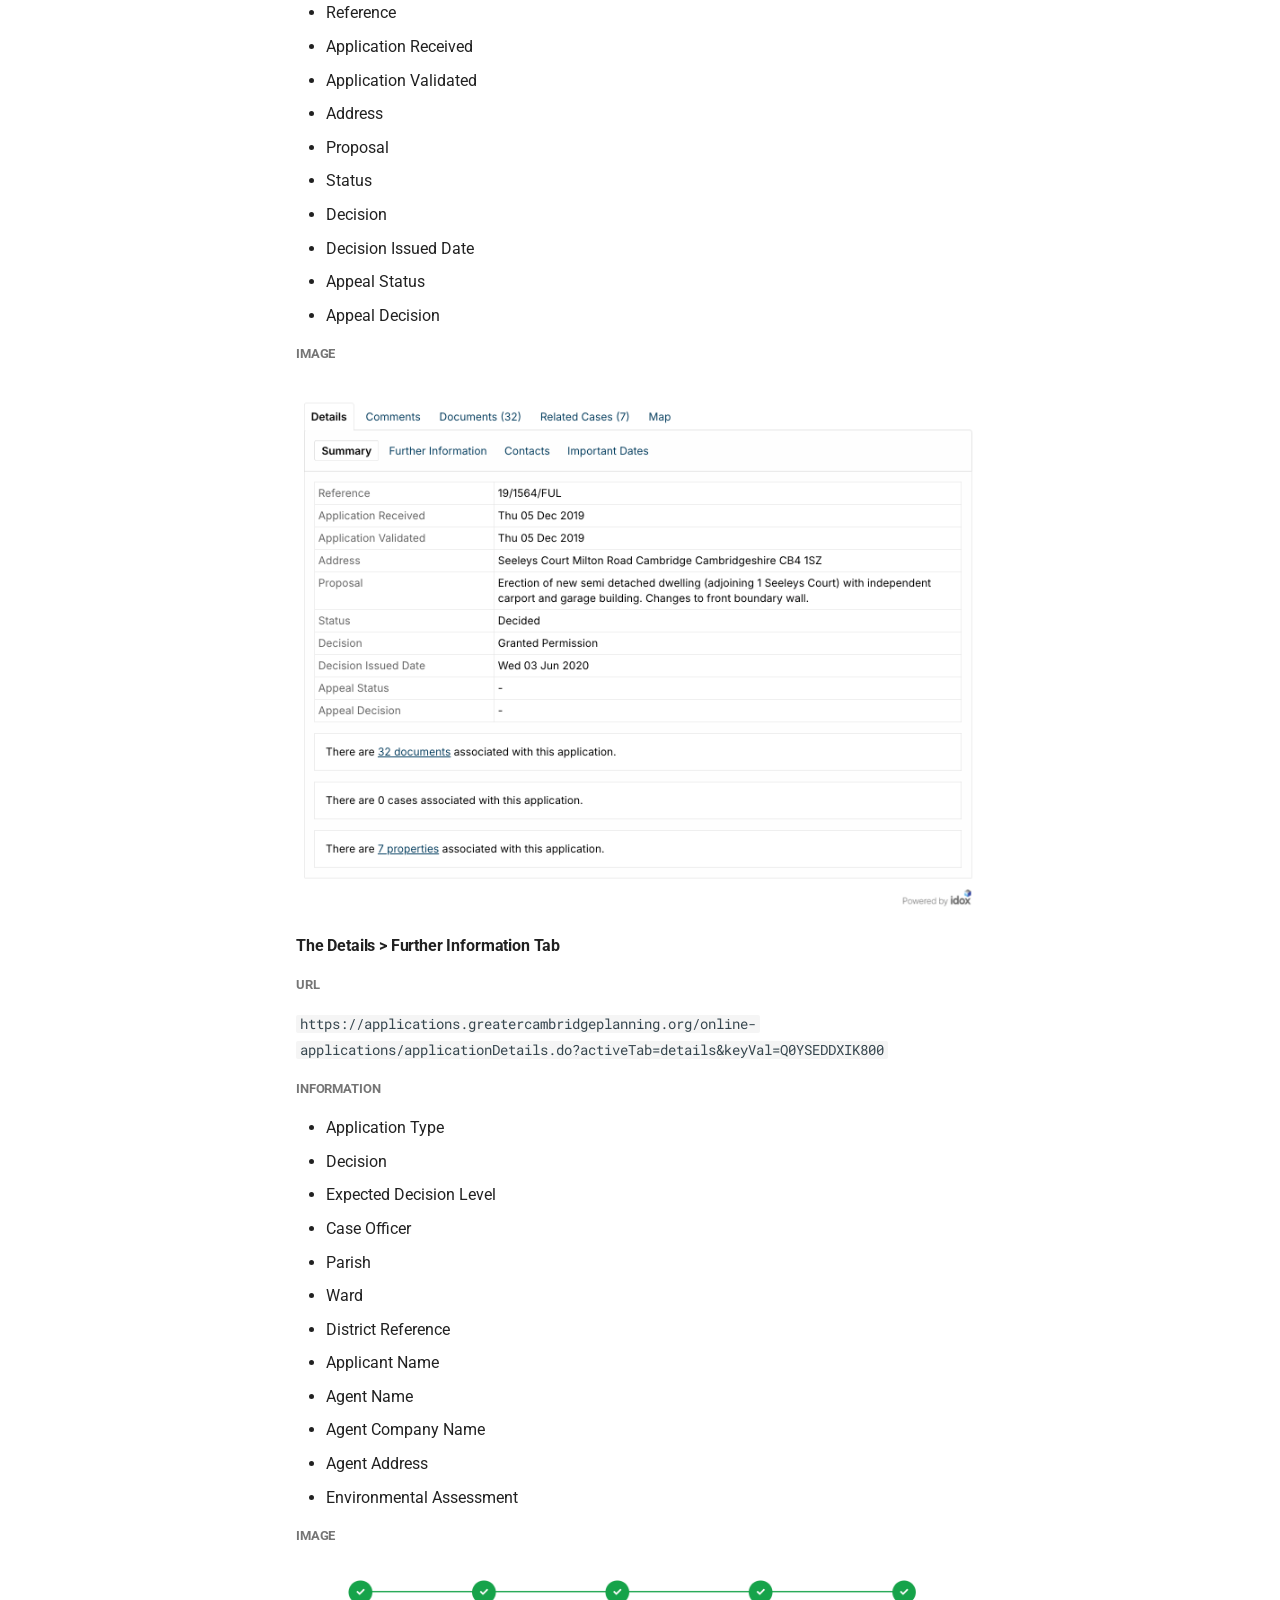
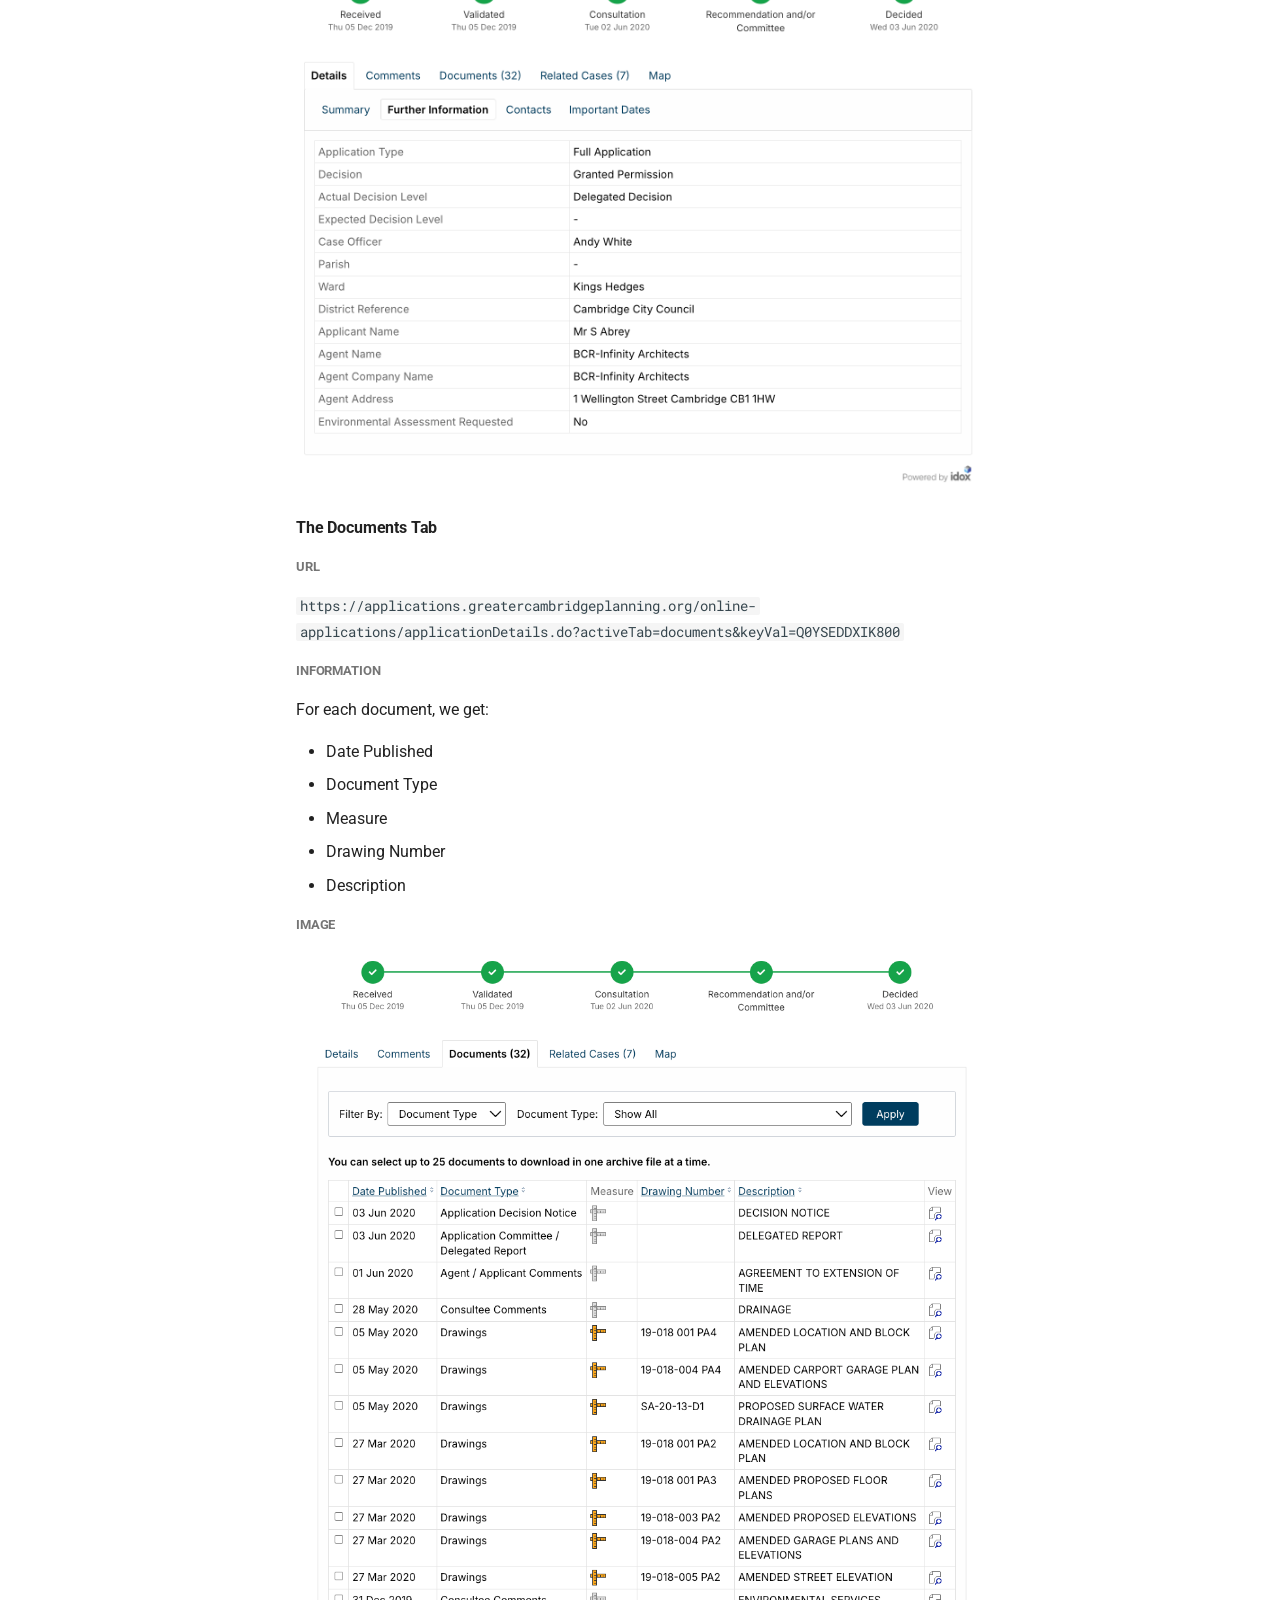
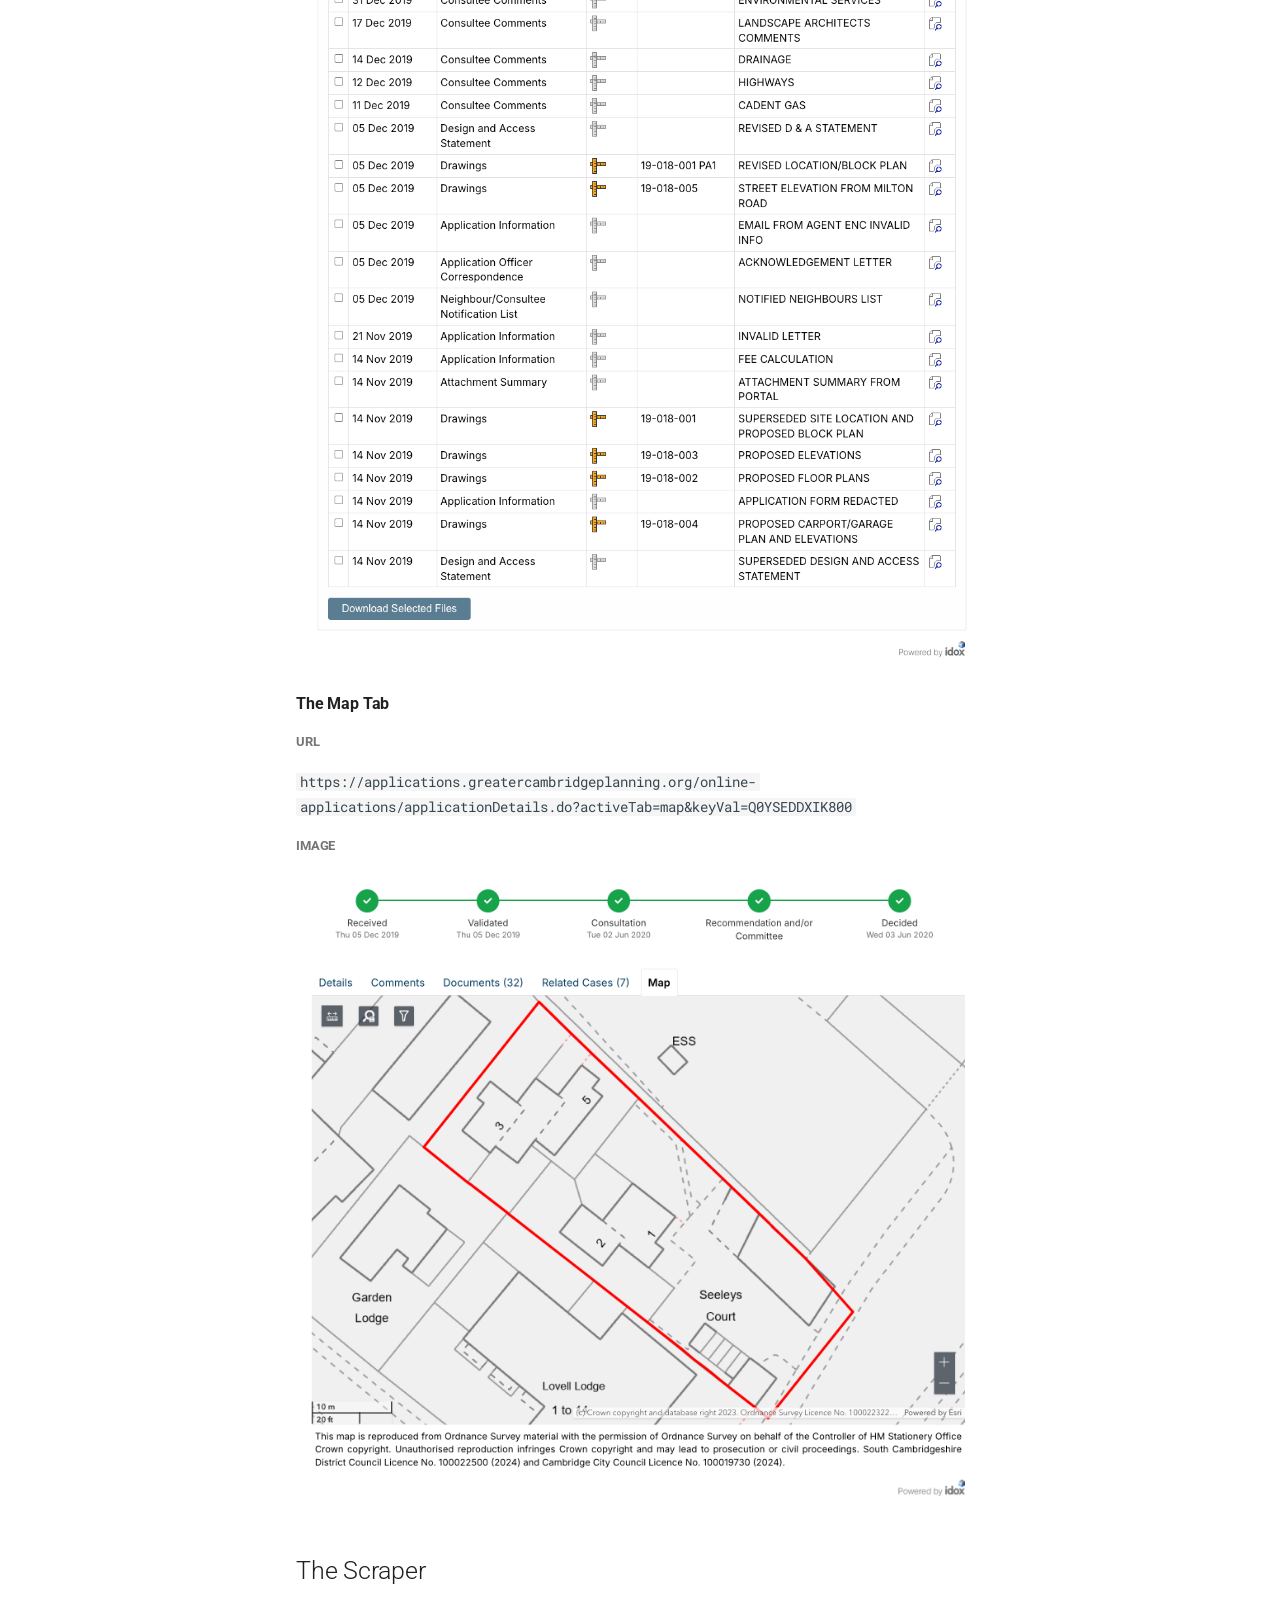
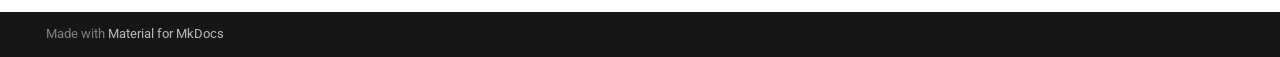
<file: scrapers/idox/index.html>
<!doctype html>
<html lang="en" class="no-js">
  <head>
    
      <meta charset="utf-8">
      <meta name="viewport" content="width=device-width,initial-scale=1">
      
      
      
      
        <link rel="prev" href="../../database/">
      
      
      
      <link rel="icon" href="../../assets/images/favicon.png">
      <meta name="generator" content="mkdocs-1.6.1, mkdocs-material-9.6.3">
    
    
      
        <title>Idox - Planning Applications</title>
      
    
    
      <link rel="stylesheet" href="../../assets/stylesheets/main.d7758b05.min.css">
      
        
        <link rel="stylesheet" href="../../assets/stylesheets/palette.06af60db.min.css">
      
      


    
    
      
    
    
      
        
        
        <link rel="preconnect" href="https://fonts.gstatic.com" crossorigin>
        <link rel="stylesheet" href="https://fonts.googleapis.com/css?family=Roboto:300,300i,400,400i,700,700i%7CRoboto+Mono:400,400i,700,700i&display=fallback">
        <style>:root{--md-text-font:"Roboto";--md-code-font:"Roboto Mono"}</style>
      
    
    
      <link rel="stylesheet" href="../../stylesheets/extra.css">
    
    <script>__md_scope=new URL("../..",location),__md_hash=e=>[...e].reduce(((e,_)=>(e<<5)-e+_.charCodeAt(0)),0),__md_get=(e,_=localStorage,t=__md_scope)=>JSON.parse(_.getItem(t.pathname+"."+e)),__md_set=(e,_,t=localStorage,a=__md_scope)=>{try{t.setItem(a.pathname+"."+e,JSON.stringify(_))}catch(e){}}</script>
    
      

    
    
    
  </head>
  
  
    
    
    
    
    
    <body dir="ltr" data-md-color-scheme="default" data-md-color-primary="custom" data-md-color-accent="indigo">
  
    
    <input class="md-toggle" data-md-toggle="drawer" type="checkbox" id="__drawer" autocomplete="off">
    <input class="md-toggle" data-md-toggle="search" type="checkbox" id="__search" autocomplete="off">
    <label class="md-overlay" for="__drawer"></label>
    <div data-md-component="skip">
      
        
        <a href="#idox" class="md-skip">
          Skip to content
        </a>
      
    </div>
    <div data-md-component="announce">
      
    </div>
    
    
      

  

<header class="md-header md-header--shadow" data-md-component="header">
  <nav class="md-header__inner md-grid" aria-label="Header">
    <a href="../.." title="Planning Applications" class="md-header__button md-logo" aria-label="Planning Applications" data-md-component="logo">
      
  
  <svg xmlns="http://www.w3.org/2000/svg" viewBox="0 0 24 24"><path d="M12 8a3 3 0 0 0 3-3 3 3 0 0 0-3-3 3 3 0 0 0-3 3 3 3 0 0 0 3 3m0 3.54C9.64 9.35 6.5 8 3 8v11c3.5 0 6.64 1.35 9 3.54 2.36-2.19 5.5-3.54 9-3.54V8c-3.5 0-6.64 1.35-9 3.54"/></svg>

    </a>
    <label class="md-header__button md-icon" for="__drawer">
      
      <svg xmlns="http://www.w3.org/2000/svg" viewBox="0 0 24 24"><path d="M3 6h18v2H3zm0 5h18v2H3zm0 5h18v2H3z"/></svg>
    </label>
    <div class="md-header__title" data-md-component="header-title">
      <div class="md-header__ellipsis">
        <div class="md-header__topic">
          <span class="md-ellipsis">
            Planning Applications
          </span>
        </div>
        <div class="md-header__topic" data-md-component="header-topic">
          <span class="md-ellipsis">
            
              Idox
            
          </span>
        </div>
      </div>
    </div>
    
      
    
    
    
    
      <label class="md-header__button md-icon" for="__search">
        
        <svg xmlns="http://www.w3.org/2000/svg" viewBox="0 0 24 24"><path d="M9.5 3A6.5 6.5 0 0 1 16 9.5c0 1.61-.59 3.09-1.56 4.23l.27.27h.79l5 5-1.5 1.5-5-5v-.79l-.27-.27A6.52 6.52 0 0 1 9.5 16 6.5 6.5 0 0 1 3 9.5 6.5 6.5 0 0 1 9.5 3m0 2C7 5 5 7 5 9.5S7 14 9.5 14 14 12 14 9.5 12 5 9.5 5"/></svg>
      </label>
      <div class="md-search" data-md-component="search" role="dialog">
  <label class="md-search__overlay" for="__search"></label>
  <div class="md-search__inner" role="search">
    <form class="md-search__form" name="search">
      <input type="text" class="md-search__input" name="query" aria-label="Search" placeholder="Search" autocapitalize="off" autocorrect="off" autocomplete="off" spellcheck="false" data-md-component="search-query" required>
      <label class="md-search__icon md-icon" for="__search">
        
        <svg xmlns="http://www.w3.org/2000/svg" viewBox="0 0 24 24"><path d="M9.5 3A6.5 6.5 0 0 1 16 9.5c0 1.61-.59 3.09-1.56 4.23l.27.27h.79l5 5-1.5 1.5-5-5v-.79l-.27-.27A6.52 6.52 0 0 1 9.5 16 6.5 6.5 0 0 1 3 9.5 6.5 6.5 0 0 1 9.5 3m0 2C7 5 5 7 5 9.5S7 14 9.5 14 14 12 14 9.5 12 5 9.5 5"/></svg>
        
        <svg xmlns="http://www.w3.org/2000/svg" viewBox="0 0 24 24"><path d="M20 11v2H8l5.5 5.5-1.42 1.42L4.16 12l7.92-7.92L13.5 5.5 8 11z"/></svg>
      </label>
      <nav class="md-search__options" aria-label="Search">
        
        <button type="reset" class="md-search__icon md-icon" title="Clear" aria-label="Clear" tabindex="-1">
          
          <svg xmlns="http://www.w3.org/2000/svg" viewBox="0 0 24 24"><path d="M19 6.41 17.59 5 12 10.59 6.41 5 5 6.41 10.59 12 5 17.59 6.41 19 12 13.41 17.59 19 19 17.59 13.41 12z"/></svg>
        </button>
      </nav>
      
    </form>
    <div class="md-search__output">
      <div class="md-search__scrollwrap" tabindex="0" data-md-scrollfix>
        <div class="md-search-result" data-md-component="search-result">
          <div class="md-search-result__meta">
            Initializing search
          </div>
          <ol class="md-search-result__list" role="presentation"></ol>
        </div>
      </div>
    </div>
  </div>
</div>
    
    
  </nav>
  
</header>
    
    <div class="md-container" data-md-component="container">
      
      
        
          
        
      
      <main class="md-main" data-md-component="main">
        <div class="md-main__inner md-grid">
          
            
              
              <div class="md-sidebar md-sidebar--primary" data-md-component="sidebar" data-md-type="navigation" >
                <div class="md-sidebar__scrollwrap">
                  <div class="md-sidebar__inner">
                    



<nav class="md-nav md-nav--primary" aria-label="Navigation" data-md-level="0">
  <label class="md-nav__title" for="__drawer">
    <a href="../.." title="Planning Applications" class="md-nav__button md-logo" aria-label="Planning Applications" data-md-component="logo">
      
  
  <svg xmlns="http://www.w3.org/2000/svg" viewBox="0 0 24 24"><path d="M12 8a3 3 0 0 0 3-3 3 3 0 0 0-3-3 3 3 0 0 0-3 3 3 3 0 0 0 3 3m0 3.54C9.64 9.35 6.5 8 3 8v11c3.5 0 6.64 1.35 9 3.54 2.36-2.19 5.5-3.54 9-3.54V8c-3.5 0-6.64 1.35-9 3.54"/></svg>

    </a>
    Planning Applications
  </label>
  
  <ul class="md-nav__list" data-md-scrollfix>
    
      
      
  
  
  
  
    <li class="md-nav__item">
      <a href="../.." class="md-nav__link">
        
  
  <span class="md-ellipsis">
    Planning Applications
    
  </span>
  

      </a>
    </li>
  

    
      
      
  
  
  
  
    <li class="md-nav__item">
      <a href="../../coverage/" class="md-nav__link">
        
  
  <span class="md-ellipsis">
    Coverage
    
  </span>
  

      </a>
    </li>
  

    
      
      
  
  
  
  
    <li class="md-nav__item">
      <a href="../../database/" class="md-nav__link">
        
  
  <span class="md-ellipsis">
    Database Tables
    
  </span>
  

      </a>
    </li>
  

    
      
      
  
  
    
  
  
  
    
    
    
    
    <li class="md-nav__item md-nav__item--active md-nav__item--nested">
      
        
        
        <input class="md-nav__toggle md-toggle " type="checkbox" id="__nav_4" checked>
        
          
          <label class="md-nav__link" for="__nav_4" id="__nav_4_label" tabindex="0">
            
  
  <span class="md-ellipsis">
    Scrapers
    
  </span>
  

            <span class="md-nav__icon md-icon"></span>
          </label>
        
        <nav class="md-nav" data-md-level="1" aria-labelledby="__nav_4_label" aria-expanded="true">
          <label class="md-nav__title" for="__nav_4">
            <span class="md-nav__icon md-icon"></span>
            Scrapers
          </label>
          <ul class="md-nav__list" data-md-scrollfix>
            
              
                
  
  
    
  
  
  
    <li class="md-nav__item md-nav__item--active">
      
      <input class="md-nav__toggle md-toggle" type="checkbox" id="__toc">
      
      
        
      
      
        <label class="md-nav__link md-nav__link--active" for="__toc">
          
  
  <span class="md-ellipsis">
    Idox
    
  </span>
  

          <span class="md-nav__icon md-icon"></span>
        </label>
      
      <a href="./" class="md-nav__link md-nav__link--active">
        
  
  <span class="md-ellipsis">
    Idox
    
  </span>
  

      </a>
      
        

<nav class="md-nav md-nav--secondary" aria-label="Table of contents">
  
  
  
    
  
  
    <label class="md-nav__title" for="__toc">
      <span class="md-nav__icon md-icon"></span>
      Table of contents
    </label>
    <ul class="md-nav__list" data-md-component="toc" data-md-scrollfix>
      
        <li class="md-nav__item">
  <a href="#a-visual-walkthrough" class="md-nav__link">
    <span class="md-ellipsis">
      A Visual Walkthrough
    </span>
  </a>
  
    <nav class="md-nav" aria-label="A Visual Walkthrough">
      <ul class="md-nav__list">
        
          <li class="md-nav__item">
  <a href="#the-main-form" class="md-nav__link">
    <span class="md-ellipsis">
      The Main Form
    </span>
  </a>
  
    <nav class="md-nav" aria-label="The Main Form">
      <ul class="md-nav__list">
        
          <li class="md-nav__item">
  <a href="#the-advanced-search-form" class="md-nav__link">
    <span class="md-ellipsis">
      The Advanced Search Form
    </span>
  </a>
  
</li>
        
      </ul>
    </nav>
  
</li>
        
          <li class="md-nav__item">
  <a href="#the-advanced-search-forms-results-page" class="md-nav__link">
    <span class="md-ellipsis">
      The Advanced Search Form's Results Page
    </span>
  </a>
  
</li>
        
          <li class="md-nav__item">
  <a href="#an-application" class="md-nav__link">
    <span class="md-ellipsis">
      An Application
    </span>
  </a>
  
    <nav class="md-nav" aria-label="An Application">
      <ul class="md-nav__list">
        
          <li class="md-nav__item">
  <a href="#the-details-summary-tab" class="md-nav__link">
    <span class="md-ellipsis">
      The Details &gt; Summary Tab
    </span>
  </a>
  
    <nav class="md-nav" aria-label="The Details > Summary Tab">
      <ul class="md-nav__list">
        
          <li class="md-nav__item">
  <a href="#url" class="md-nav__link">
    <span class="md-ellipsis">
      URL
    </span>
  </a>
  
</li>
        
          <li class="md-nav__item">
  <a href="#information" class="md-nav__link">
    <span class="md-ellipsis">
      Information
    </span>
  </a>
  
</li>
        
          <li class="md-nav__item">
  <a href="#image" class="md-nav__link">
    <span class="md-ellipsis">
      Image
    </span>
  </a>
  
</li>
        
      </ul>
    </nav>
  
</li>
        
          <li class="md-nav__item">
  <a href="#the-details-further-information-tab" class="md-nav__link">
    <span class="md-ellipsis">
      The Details &gt; Further Information Tab
    </span>
  </a>
  
    <nav class="md-nav" aria-label="The Details > Further Information Tab">
      <ul class="md-nav__list">
        
          <li class="md-nav__item">
  <a href="#url_1" class="md-nav__link">
    <span class="md-ellipsis">
      URL
    </span>
  </a>
  
</li>
        
          <li class="md-nav__item">
  <a href="#information_1" class="md-nav__link">
    <span class="md-ellipsis">
      Information
    </span>
  </a>
  
</li>
        
          <li class="md-nav__item">
  <a href="#image_1" class="md-nav__link">
    <span class="md-ellipsis">
      Image
    </span>
  </a>
  
</li>
        
      </ul>
    </nav>
  
</li>
        
          <li class="md-nav__item">
  <a href="#the-documents-tab" class="md-nav__link">
    <span class="md-ellipsis">
      The Documents Tab
    </span>
  </a>
  
    <nav class="md-nav" aria-label="The Documents Tab">
      <ul class="md-nav__list">
        
          <li class="md-nav__item">
  <a href="#url_2" class="md-nav__link">
    <span class="md-ellipsis">
      URL
    </span>
  </a>
  
</li>
        
          <li class="md-nav__item">
  <a href="#information_2" class="md-nav__link">
    <span class="md-ellipsis">
      Information
    </span>
  </a>
  
</li>
        
          <li class="md-nav__item">
  <a href="#image_2" class="md-nav__link">
    <span class="md-ellipsis">
      Image
    </span>
  </a>
  
</li>
        
      </ul>
    </nav>
  
</li>
        
          <li class="md-nav__item">
  <a href="#the-map-tab" class="md-nav__link">
    <span class="md-ellipsis">
      The Map Tab
    </span>
  </a>
  
    <nav class="md-nav" aria-label="The Map Tab">
      <ul class="md-nav__list">
        
          <li class="md-nav__item">
  <a href="#url_3" class="md-nav__link">
    <span class="md-ellipsis">
      URL
    </span>
  </a>
  
</li>
        
          <li class="md-nav__item">
  <a href="#image_3" class="md-nav__link">
    <span class="md-ellipsis">
      Image
    </span>
  </a>
  
</li>
        
      </ul>
    </nav>
  
</li>
        
      </ul>
    </nav>
  
</li>
        
      </ul>
    </nav>
  
</li>
      
        <li class="md-nav__item">
  <a href="#the-scraper" class="md-nav__link">
    <span class="md-ellipsis">
      The Scraper
    </span>
  </a>
  
</li>
      
    </ul>
  
</nav>
      
    </li>
  

              
            
          </ul>
        </nav>
      
    </li>
  

    
  </ul>
</nav>
                  </div>
                </div>
              </div>
            
            
              
              <div class="md-sidebar md-sidebar--secondary" data-md-component="sidebar" data-md-type="toc" >
                <div class="md-sidebar__scrollwrap">
                  <div class="md-sidebar__inner">
                    

<nav class="md-nav md-nav--secondary" aria-label="Table of contents">
  
  
  
    
  
  
    <label class="md-nav__title" for="__toc">
      <span class="md-nav__icon md-icon"></span>
      Table of contents
    </label>
    <ul class="md-nav__list" data-md-component="toc" data-md-scrollfix>
      
        <li class="md-nav__item">
  <a href="#a-visual-walkthrough" class="md-nav__link">
    <span class="md-ellipsis">
      A Visual Walkthrough
    </span>
  </a>
  
    <nav class="md-nav" aria-label="A Visual Walkthrough">
      <ul class="md-nav__list">
        
          <li class="md-nav__item">
  <a href="#the-main-form" class="md-nav__link">
    <span class="md-ellipsis">
      The Main Form
    </span>
  </a>
  
    <nav class="md-nav" aria-label="The Main Form">
      <ul class="md-nav__list">
        
          <li class="md-nav__item">
  <a href="#the-advanced-search-form" class="md-nav__link">
    <span class="md-ellipsis">
      The Advanced Search Form
    </span>
  </a>
  
</li>
        
      </ul>
    </nav>
  
</li>
        
          <li class="md-nav__item">
  <a href="#the-advanced-search-forms-results-page" class="md-nav__link">
    <span class="md-ellipsis">
      The Advanced Search Form's Results Page
    </span>
  </a>
  
</li>
        
          <li class="md-nav__item">
  <a href="#an-application" class="md-nav__link">
    <span class="md-ellipsis">
      An Application
    </span>
  </a>
  
    <nav class="md-nav" aria-label="An Application">
      <ul class="md-nav__list">
        
          <li class="md-nav__item">
  <a href="#the-details-summary-tab" class="md-nav__link">
    <span class="md-ellipsis">
      The Details &gt; Summary Tab
    </span>
  </a>
  
    <nav class="md-nav" aria-label="The Details > Summary Tab">
      <ul class="md-nav__list">
        
          <li class="md-nav__item">
  <a href="#url" class="md-nav__link">
    <span class="md-ellipsis">
      URL
    </span>
  </a>
  
</li>
        
          <li class="md-nav__item">
  <a href="#information" class="md-nav__link">
    <span class="md-ellipsis">
      Information
    </span>
  </a>
  
</li>
        
          <li class="md-nav__item">
  <a href="#image" class="md-nav__link">
    <span class="md-ellipsis">
      Image
    </span>
  </a>
  
</li>
        
      </ul>
    </nav>
  
</li>
        
          <li class="md-nav__item">
  <a href="#the-details-further-information-tab" class="md-nav__link">
    <span class="md-ellipsis">
      The Details &gt; Further Information Tab
    </span>
  </a>
  
    <nav class="md-nav" aria-label="The Details > Further Information Tab">
      <ul class="md-nav__list">
        
          <li class="md-nav__item">
  <a href="#url_1" class="md-nav__link">
    <span class="md-ellipsis">
      URL
    </span>
  </a>
  
</li>
        
          <li class="md-nav__item">
  <a href="#information_1" class="md-nav__link">
    <span class="md-ellipsis">
      Information
    </span>
  </a>
  
</li>
        
          <li class="md-nav__item">
  <a href="#image_1" class="md-nav__link">
    <span class="md-ellipsis">
      Image
    </span>
  </a>
  
</li>
        
      </ul>
    </nav>
  
</li>
        
          <li class="md-nav__item">
  <a href="#the-documents-tab" class="md-nav__link">
    <span class="md-ellipsis">
      The Documents Tab
    </span>
  </a>
  
    <nav class="md-nav" aria-label="The Documents Tab">
      <ul class="md-nav__list">
        
          <li class="md-nav__item">
  <a href="#url_2" class="md-nav__link">
    <span class="md-ellipsis">
      URL
    </span>
  </a>
  
</li>
        
          <li class="md-nav__item">
  <a href="#information_2" class="md-nav__link">
    <span class="md-ellipsis">
      Information
    </span>
  </a>
  
</li>
        
          <li class="md-nav__item">
  <a href="#image_2" class="md-nav__link">
    <span class="md-ellipsis">
      Image
    </span>
  </a>
  
</li>
        
      </ul>
    </nav>
  
</li>
        
          <li class="md-nav__item">
  <a href="#the-map-tab" class="md-nav__link">
    <span class="md-ellipsis">
      The Map Tab
    </span>
  </a>
  
    <nav class="md-nav" aria-label="The Map Tab">
      <ul class="md-nav__list">
        
          <li class="md-nav__item">
  <a href="#url_3" class="md-nav__link">
    <span class="md-ellipsis">
      URL
    </span>
  </a>
  
</li>
        
          <li class="md-nav__item">
  <a href="#image_3" class="md-nav__link">
    <span class="md-ellipsis">
      Image
    </span>
  </a>
  
</li>
        
      </ul>
    </nav>
  
</li>
        
      </ul>
    </nav>
  
</li>
        
      </ul>
    </nav>
  
</li>
      
        <li class="md-nav__item">
  <a href="#the-scraper" class="md-nav__link">
    <span class="md-ellipsis">
      The Scraper
    </span>
  </a>
  
</li>
      
    </ul>
  
</nav>
                  </div>
                </div>
              </div>
            
          
          
            <div class="md-content" data-md-component="content">
              <article class="md-content__inner md-typeset">
                
                  



<h1 id="idox">Idox</h1>
<h2 id="a-visual-walkthrough">A Visual Walkthrough</h2>
<p>Idox make the planning portal for software uses by most local planning authorities in the UK.</p>
<p>This is what the main search form of an Idox planning portal looks like:</p>
<h3 id="the-main-form">The Main Form</h3>
<p><img alt="Idox Main Form" src="../images/idox_main_form.png" /></p>
<h4 id="the-advanced-search-form">The Advanced Search Form</h4>
<p>If we click over to the "Advanced" tab, this is what we see:</p>
<p><img alt="Idox Advanced Form" src="../images/idox_main_form_advanced.png" /></p>
<p>The URL of the advanced search tab is, in the case of Cambridge:</p>
<p><code>https://applications.greatercambridgeplanning.org/online-applications/search.do?action=advanced</code></p>
<p>This is the scraper's start URL.</p>
<h3 id="the-advanced-search-forms-results-page">The Advanced Search Form's Results Page</h3>
<p>If we leave the applications button selected, and enter a start and end value for the "Date Validated" field, we get a list of results that looks something like this:</p>
<p><img alt="Idox Search Results" src="../images/idox_main_form_advanced_results.png" /></p>
<h3 id="an-application">An Application</h3>
<p>If we click on one of those applications, (not on pictured in this case), we get taken to the application's "Details &gt; Summary" tab:</p>
<h4 id="the-details-summary-tab">The Details &gt; Summary Tab</h4>
<h5 id="url">URL</h5>
<p><code>https://applications.greatercambridgeplanning.org/online-applications/applicationDetails.do?activeTab=summary&amp;keyVal=Q0YSEDDXIK800</code></p>
<h5 id="information">Information</h5>
<ul>
<li>Reference</li>
<li>Application Received</li>
<li>Application Validated</li>
<li>Address</li>
<li>Proposal</li>
<li>Status</li>
<li>Decision</li>
<li>Decision Issued Date</li>
<li>Appeal Status</li>
<li>Appeal Decision</li>
</ul>
<h5 id="image">Image</h5>
<p><img alt="Idox Application Details" src="../images/idox_application_details_summary.png" /></p>
<h4 id="the-details-further-information-tab">The Details &gt; Further Information Tab</h4>
<h5 id="url_1">URL</h5>
<p><code>https://applications.greatercambridgeplanning.org/online-applications/applicationDetails.do?activeTab=details&amp;keyVal=Q0YSEDDXIK800</code></p>
<h5 id="information_1">Information</h5>
<ul>
<li>Application Type</li>
<li>Decision</li>
<li>Expected Decision Level</li>
<li>Case Officer</li>
<li>Parish</li>
<li>Ward</li>
<li>District Reference</li>
<li>Applicant Name</li>
<li>Agent Name</li>
<li>Agent Company Name</li>
<li>Agent Address</li>
<li>Environmental Assessment</li>
</ul>
<h5 id="image_1">Image</h5>
<p><img alt="Idox Application Details Further Information" src="../images/idox_application_details_further_information.png" /></p>
<h4 id="the-documents-tab">The Documents Tab</h4>
<h5 id="url_2">URL</h5>
<p><code>https://applications.greatercambridgeplanning.org/online-applications/applicationDetails.do?activeTab=documents&amp;keyVal=Q0YSEDDXIK800</code></p>
<h5 id="information_2">Information</h5>
<p>For each document, we get:</p>
<ul>
<li>Date Published</li>
<li>Document Type</li>
<li>Measure</li>
<li>Drawing Number</li>
<li>Description</li>
</ul>
<h5 id="image_2">Image</h5>
<p><img alt="Idox Application Documents" src="../images/idox_application_documents.png" /></p>
<h4 id="the-map-tab">The Map Tab</h4>
<h5 id="url_3">URL</h5>
<p><code>https://applications.greatercambridgeplanning.org/online-applications/applicationDetails.do?activeTab=map&amp;keyVal=Q0YSEDDXIK800</code></p>
<h5 id="image_3">Image</h5>
<p><img alt="Idox Application Map" src="../images/idox_application_map.png" /></p>
<h2 id="the-scraper">The Scraper</h2>












                
              </article>
            </div>
          
          
<script>var target=document.getElementById(location.hash.slice(1));target&&target.name&&(target.checked=target.name.startsWith("__tabbed_"))</script>
        </div>
        
      </main>
      
        <footer class="md-footer">
  
  <div class="md-footer-meta md-typeset">
    <div class="md-footer-meta__inner md-grid">
      <div class="md-copyright">
  
  
    Made with
    <a href="https://squidfunk.github.io/mkdocs-material/" target="_blank" rel="noopener">
      Material for MkDocs
    </a>
  
</div>
      
    </div>
  </div>
</footer>
      
    </div>
    <div class="md-dialog" data-md-component="dialog">
      <div class="md-dialog__inner md-typeset"></div>
    </div>
    
    
    <script id="__config" type="application/json">{"base": "../..", "features": ["navigation.expand"], "search": "../../assets/javascripts/workers/search.f8cc74c7.min.js", "translations": {"clipboard.copied": "Copied to clipboard", "clipboard.copy": "Copy to clipboard", "search.result.more.one": "1 more on this page", "search.result.more.other": "# more on this page", "search.result.none": "No matching documents", "search.result.one": "1 matching document", "search.result.other": "# matching documents", "search.result.placeholder": "Type to start searching", "search.result.term.missing": "Missing", "select.version": "Select version"}}</script>
    
    
      <script src="../../assets/javascripts/bundle.f1b6f286.min.js"></script>
      
    
  </body>
</html>
</file>
<file: stylesheets/extra.css>
:root {
  --md-primary-fg-color: #8ea75f;
  --md-primary-fg-color--light: #ecb7b7;
  --md-primary-fg-color--dark: #90030c;
}

body {
  --md-default-bg-color: #fefcf2;
}
</file>
<file: assets/stylesheets/main.d7758b05.min.css>
@charset "UTF-8";html{-webkit-text-size-adjust:none;-moz-text-size-adjust:none;text-size-adjust:none;box-sizing:border-box}*,:after,:before{box-sizing:inherit}@media (prefers-reduced-motion){*,:after,:before{transition:none!important}}body{margin:0}a,button,input,label{-webkit-tap-highlight-color:transparent}a{color:inherit;text-decoration:none}hr{border:0;box-sizing:initial;display:block;height:.05rem;overflow:visible;padding:0}small{font-size:80%}sub,sup{line-height:1em}img{border-style:none}table{border-collapse:initial;border-spacing:0}td,th{font-weight:400;vertical-align:top}button{background:#0000;border:0;font-family:inherit;font-size:inherit;margin:0;padding:0}input{border:0;outline:none}:root{--md-primary-fg-color:#4051b5;--md-primary-fg-color--light:#5d6cc0;--md-primary-fg-color--dark:#303fa1;--md-primary-bg-color:#fff;--md-primary-bg-color--light:#ffffffb3;--md-accent-fg-color:#526cfe;--md-accent-fg-color--transparent:#526cfe1a;--md-accent-bg-color:#fff;--md-accent-bg-color--light:#ffffffb3}[data-md-color-scheme=default]{color-scheme:light}[data-md-color-scheme=default] img[src$="#gh-dark-mode-only"],[data-md-color-scheme=default] img[src$="#only-dark"]{display:none}:root,[data-md-color-scheme=default]{--md-hue:225deg;--md-default-fg-color:#000000de;--md-default-fg-color--light:#0000008a;--md-default-fg-color--lighter:#00000052;--md-default-fg-color--lightest:#00000012;--md-default-bg-color:#fff;--md-default-bg-color--light:#ffffffb3;--md-default-bg-color--lighter:#ffffff4d;--md-default-bg-color--lightest:#ffffff1f;--md-code-fg-color:#36464e;--md-code-bg-color:#f5f5f5;--md-code-hl-color:#4287ff;--md-code-hl-color--light:#4287ff1a;--md-code-hl-number-color:#d52a2a;--md-code-hl-special-color:#db1457;--md-code-hl-function-color:#a846b9;--md-code-hl-constant-color:#6e59d9;--md-code-hl-keyword-color:#3f6ec6;--md-code-hl-string-color:#1c7d4d;--md-code-hl-name-color:var(--md-code-fg-color);--md-code-hl-operator-color:var(--md-default-fg-color--light);--md-code-hl-punctuation-color:var(--md-default-fg-color--light);--md-code-hl-comment-color:var(--md-default-fg-color--light);--md-code-hl-generic-color:var(--md-default-fg-color--light);--md-code-hl-variable-color:var(--md-default-fg-color--light);--md-typeset-color:var(--md-default-fg-color);--md-typeset-a-color:var(--md-primary-fg-color);--md-typeset-del-color:#f5503d26;--md-typeset-ins-color:#0bd57026;--md-typeset-kbd-color:#fafafa;--md-typeset-kbd-accent-color:#fff;--md-typeset-kbd-border-color:#b8b8b8;--md-typeset-mark-color:#ffff0080;--md-typeset-table-color:#0000001f;--md-typeset-table-color--light:rgba(0,0,0,.035);--md-admonition-fg-color:var(--md-default-fg-color);--md-admonition-bg-color:var(--md-default-bg-color);--md-warning-fg-color:#000000de;--md-warning-bg-color:#ff9;--md-footer-fg-color:#fff;--md-footer-fg-color--light:#ffffffb3;--md-footer-fg-color--lighter:#ffffff73;--md-footer-bg-color:#000000de;--md-footer-bg-color--dark:#00000052;--md-shadow-z1:0 0.2rem 0.5rem #0000000d,0 0 0.05rem #0000001a;--md-shadow-z2:0 0.2rem 0.5rem #0000001a,0 0 0.05rem #00000040;--md-shadow-z3:0 0.2rem 0.5rem #0003,0 0 0.05rem #00000059}.md-icon svg{fill:currentcolor;display:block;height:1.2rem;width:1.2rem}body{-webkit-font-smoothing:antialiased;-moz-osx-font-smoothing:grayscale;--md-text-font-family:var(--md-text-font,_),-apple-system,BlinkMacSystemFont,Helvetica,Arial,sans-serif;--md-code-font-family:var(--md-code-font,_),SFMono-Regular,Consolas,Menlo,monospace}aside,body,input{font-feature-settings:"kern","liga";color:var(--md-typeset-color);font-family:var(--md-text-font-family)}code,kbd,pre{font-feature-settings:"kern";font-family:var(--md-code-font-family)}:root{--md-typeset-table-sort-icon:url('data:image/svg+xml;charset=utf-8,<svg xmlns="http://www.w3.org/2000/svg" viewBox="0 0 24 24"><path d="m18 21-4-4h3V7h-3l4-4 4 4h-3v10h3M2 19v-2h10v2M2 13v-2h7v2M2 7V5h4v2z"/></svg>');--md-typeset-table-sort-icon--asc:url('data:image/svg+xml;charset=utf-8,<svg xmlns="http://www.w3.org/2000/svg" viewBox="0 0 24 24"><path d="M19 17h3l-4 4-4-4h3V3h2M2 17h10v2H2M6 5v2H2V5m0 6h7v2H2z"/></svg>');--md-typeset-table-sort-icon--desc:url('data:image/svg+xml;charset=utf-8,<svg xmlns="http://www.w3.org/2000/svg" viewBox="0 0 24 24"><path d="M19 7h3l-4-4-4 4h3v14h2M2 17h10v2H2M6 5v2H2V5m0 6h7v2H2z"/></svg>')}.md-typeset{-webkit-print-color-adjust:exact;color-adjust:exact;font-size:.8rem;line-height:1.6;overflow-wrap:break-word}@media print{.md-typeset{font-size:.68rem}}.md-typeset blockquote,.md-typeset dl,.md-typeset figure,.md-typeset ol,.md-typeset pre,.md-typeset ul{margin-bottom:1em;margin-top:1em}.md-typeset h1{color:var(--md-default-fg-color--light);font-size:2em;line-height:1.3;margin:0 0 1.25em}.md-typeset h1,.md-typeset h2{font-weight:300;letter-spacing:-.01em}.md-typeset h2{font-size:1.5625em;line-height:1.4;margin:1.6em 0 .64em}.md-typeset h3{font-size:1.25em;font-weight:400;letter-spacing:-.01em;line-height:1.5;margin:1.6em 0 .8em}.md-typeset h2+h3{margin-top:.8em}.md-typeset h4{font-weight:700;letter-spacing:-.01em;margin:1em 0}.md-typeset h5,.md-typeset h6{color:var(--md-default-fg-color--light);font-size:.8em;font-weight:700;letter-spacing:-.01em;margin:1.25em 0}.md-typeset h5{text-transform:uppercase}.md-typeset h5 code{text-transform:none}.md-typeset hr{border-bottom:.05rem solid var(--md-default-fg-color--lightest);display:flow-root;margin:1.5em 0}.md-typeset a{color:var(--md-typeset-a-color);word-break:break-word}.md-typeset a,.md-typeset a:before{transition:color 125ms}.md-typeset a:focus,.md-typeset a:hover{color:var(--md-accent-fg-color)}.md-typeset a:focus code,.md-typeset a:hover code{background-color:var(--md-accent-fg-color--transparent)}.md-typeset a code{color:currentcolor;transition:background-color 125ms}.md-typeset a.focus-visible{outline-color:var(--md-accent-fg-color);outline-offset:.2rem}.md-typeset code,.md-typeset kbd,.md-typeset pre{color:var(--md-code-fg-color);direction:ltr;font-variant-ligatures:none}@media print{.md-typeset code,.md-typeset kbd,.md-typeset pre{white-space:pre-wrap}}.md-typeset code{background-color:var(--md-code-bg-color);border-radius:.1rem;-webkit-box-decoration-break:clone;box-decoration-break:clone;font-size:.85em;padding:0 .2941176471em;word-break:break-word}.md-typeset code:not(.focus-visible){-webkit-tap-highlight-color:transparent;outline:none}.md-typeset pre{display:flow-root;line-height:1.4;position:relative}.md-typeset pre>code{-webkit-box-decoration-break:slice;box-decoration-break:slice;box-shadow:none;display:block;margin:0;outline-color:var(--md-accent-fg-color);overflow:auto;padding:.7720588235em 1.1764705882em;scrollbar-color:var(--md-default-fg-color--lighter) #0000;scrollbar-width:thin;touch-action:auto;word-break:normal}.md-typeset pre>code:hover{scrollbar-color:var(--md-accent-fg-color) #0000}.md-typeset pre>code::-webkit-scrollbar{height:.2rem;width:.2rem}.md-typeset pre>code::-webkit-scrollbar-thumb{background-color:var(--md-default-fg-color--lighter)}.md-typeset pre>code::-webkit-scrollbar-thumb:hover{background-color:var(--md-accent-fg-color)}.md-typeset kbd{background-color:var(--md-typeset-kbd-color);border-radius:.1rem;box-shadow:0 .1rem 0 .05rem var(--md-typeset-kbd-border-color),0 .1rem 0 var(--md-typeset-kbd-border-color),0 -.1rem .2rem var(--md-typeset-kbd-accent-color) inset;color:var(--md-default-fg-color);display:inline-block;font-size:.75em;padding:0 .6666666667em;vertical-align:text-top;word-break:break-word}.md-typeset mark{background-color:var(--md-typeset-mark-color);-webkit-box-decoration-break:clone;box-decoration-break:clone;color:inherit;word-break:break-word}.md-typeset abbr{border-bottom:.05rem dotted var(--md-default-fg-color--light);cursor:help;text-decoration:none}.md-typeset small{opacity:.75}[dir=ltr] .md-typeset sub,[dir=ltr] .md-typeset sup{margin-left:.078125em}[dir=rtl] .md-typeset sub,[dir=rtl] .md-typeset sup{margin-right:.078125em}[dir=ltr] .md-typeset blockquote{padding-left:.6rem}[dir=rtl] .md-typeset blockquote{padding-right:.6rem}[dir=ltr] .md-typeset blockquote{border-left:.2rem solid var(--md-default-fg-color--lighter)}[dir=rtl] .md-typeset blockquote{border-right:.2rem solid var(--md-default-fg-color--lighter)}.md-typeset blockquote{color:var(--md-default-fg-color--light);margin-left:0;margin-right:0}.md-typeset ul{list-style-type:disc}.md-typeset ul[type]{list-style-type:revert-layer}[dir=ltr] .md-typeset ol,[dir=ltr] .md-typeset ul{margin-left:.625em}[dir=rtl] .md-typeset ol,[dir=rtl] .md-typeset ul{margin-right:.625em}.md-typeset ol,.md-typeset ul{padding:0}.md-typeset ol:not([hidden]),.md-typeset ul:not([hidden]){display:flow-root}.md-typeset ol ol,.md-typeset ul ol{list-style-type:lower-alpha}.md-typeset ol ol ol,.md-typeset ul ol ol{list-style-type:lower-roman}.md-typeset ol ol ol ol,.md-typeset ul ol ol ol{list-style-type:upper-alpha}.md-typeset ol ol ol ol ol,.md-typeset ul ol ol ol ol{list-style-type:upper-roman}.md-typeset ol[type],.md-typeset ul[type]{list-style-type:revert-layer}[dir=ltr] .md-typeset ol li,[dir=ltr] .md-typeset ul li{margin-left:1.25em}[dir=rtl] .md-typeset ol li,[dir=rtl] .md-typeset ul li{margin-right:1.25em}.md-typeset ol li,.md-typeset ul li{margin-bottom:.5em}.md-typeset ol li blockquote,.md-typeset ol li p,.md-typeset ul li blockquote,.md-typeset ul li p{margin:.5em 0}.md-typeset ol li:last-child,.md-typeset ul li:last-child{margin-bottom:0}[dir=ltr] .md-typeset ol li ol,[dir=ltr] .md-typeset ol li ul,[dir=ltr] .md-typeset ul li ol,[dir=ltr] .md-typeset ul li ul{margin-left:.625em}[dir=rtl] .md-typeset ol li ol,[dir=rtl] .md-typeset ol li ul,[dir=rtl] .md-typeset ul li ol,[dir=rtl] .md-typeset ul li ul{margin-right:.625em}.md-typeset ol li ol,.md-typeset ol li ul,.md-typeset ul li ol,.md-typeset ul li ul{margin-bottom:.5em;margin-top:.5em}[dir=ltr] .md-typeset dd{margin-left:1.875em}[dir=rtl] .md-typeset dd{margin-right:1.875em}.md-typeset dd{margin-bottom:1.5em;margin-top:1em}.md-typeset img,.md-typeset svg,.md-typeset video{height:auto;max-width:100%}.md-typeset img[align=left]{margin:1em 1em 1em 0}.md-typeset img[align=right]{margin:1em 0 1em 1em}.md-typeset img[align]:only-child{margin-top:0}.md-typeset figure{display:flow-root;margin:1em auto;max-width:100%;text-align:center;width:-moz-fit-content;width:fit-content}.md-typeset figure img{display:block;margin:0 auto}.md-typeset figcaption{font-style:italic;margin:1em auto;max-width:24rem}.md-typeset iframe{max-width:100%}.md-typeset table:not([class]){background-color:var(--md-default-bg-color);border:.05rem solid var(--md-typeset-table-color);border-radius:.1rem;display:inline-block;font-size:.64rem;max-width:100%;overflow:auto;touch-action:auto}@media print{.md-typeset table:not([class]){display:table}}.md-typeset table:not([class])+*{margin-top:1.5em}.md-typeset table:not([class]) td>:first-child,.md-typeset table:not([class]) th>:first-child{margin-top:0}.md-typeset table:not([class]) td>:last-child,.md-typeset table:not([class]) th>:last-child{margin-bottom:0}.md-typeset table:not([class]) td:not([align]),.md-typeset table:not([class]) th:not([align]){text-align:left}[dir=rtl] .md-typeset table:not([class]) td:not([align]),[dir=rtl] .md-typeset table:not([class]) th:not([align]){text-align:right}.md-typeset table:not([class]) th{font-weight:700;min-width:5rem;padding:.9375em 1.25em;vertical-align:top}.md-typeset table:not([class]) td{border-top:.05rem solid var(--md-typeset-table-color);padding:.9375em 1.25em;vertical-align:top}.md-typeset table:not([class]) tbody tr{transition:background-color 125ms}.md-typeset table:not([class]) tbody tr:hover{background-color:var(--md-typeset-table-color--light);box-shadow:0 .05rem 0 var(--md-default-bg-color) inset}.md-typeset table:not([class]) a{word-break:normal}.md-typeset table th[role=columnheader]{cursor:pointer}[dir=ltr] .md-typeset table th[role=columnheader]:after{margin-left:.5em}[dir=rtl] .md-typeset table th[role=columnheader]:after{margin-right:.5em}.md-typeset table th[role=columnheader]:after{content:"";display:inline-block;height:1.2em;-webkit-mask-image:var(--md-typeset-table-sort-icon);mask-image:var(--md-typeset-table-sort-icon);-webkit-mask-repeat:no-repeat;mask-repeat:no-repeat;-webkit-mask-size:contain;mask-size:contain;transition:background-color 125ms;vertical-align:text-bottom;width:1.2em}.md-typeset table th[role=columnheader]:hover:after{background-color:var(--md-default-fg-color--lighter)}.md-typeset table th[role=columnheader][aria-sort=ascending]:after{background-color:var(--md-default-fg-color--light);-webkit-mask-image:var(--md-typeset-table-sort-icon--asc);mask-image:var(--md-typeset-table-sort-icon--asc)}.md-typeset table th[role=columnheader][aria-sort=descending]:after{background-color:var(--md-default-fg-color--light);-webkit-mask-image:var(--md-typeset-table-sort-icon--desc);mask-image:var(--md-typeset-table-sort-icon--desc)}.md-typeset__scrollwrap{margin:1em -.8rem;overflow-x:auto;touch-action:auto}.md-typeset__table{display:inline-block;margin-bottom:.5em;padding:0 .8rem}@media print{.md-typeset__table{display:block}}html .md-typeset__table table{display:table;margin:0;overflow:hidden;width:100%}@media screen and (max-width:44.984375em){.md-content__inner>pre{margin:1em -.8rem}.md-content__inner>pre code{border-radius:0}}.md-typeset .md-author{border-radius:100%;display:block;flex-shrink:0;height:1.6rem;overflow:hidden;position:relative;transition:color 125ms,transform 125ms;width:1.6rem}.md-typeset .md-author img{display:block}.md-typeset .md-author--more{background:var(--md-default-fg-color--lightest);color:var(--md-default-fg-color--lighter);font-size:.6rem;font-weight:700;line-height:1.6rem;text-align:center}.md-typeset .md-author--long{height:2.4rem;width:2.4rem}.md-typeset a.md-author{transform:scale(1)}.md-typeset a.md-author img{border-radius:100%;filter:grayscale(100%) opacity(75%);transition:filter 125ms}.md-typeset a.md-author:focus,.md-typeset a.md-author:hover{transform:scale(1.1);z-index:1}.md-typeset a.md-author:focus img,.md-typeset a.md-author:hover img{filter:grayscale(0)}.md-banner{background-color:var(--md-footer-bg-color);color:var(--md-footer-fg-color);overflow:auto}@media print{.md-banner{display:none}}.md-banner--warning{background-color:var(--md-warning-bg-color);color:var(--md-warning-fg-color)}.md-banner__inner{font-size:.7rem;margin:.6rem auto;padding:0 .8rem}[dir=ltr] .md-banner__button{float:right}[dir=rtl] .md-banner__button{float:left}.md-banner__button{color:inherit;cursor:pointer;transition:opacity .25s}.no-js .md-banner__button{display:none}.md-banner__button:hover{opacity:.7}html{font-size:125%;height:100%;overflow-x:hidden}@media screen and (min-width:100em){html{font-size:137.5%}}@media screen and (min-width:125em){html{font-size:150%}}body{background-color:var(--md-default-bg-color);display:flex;flex-direction:column;font-size:.5rem;min-height:100%;position:relative;width:100%}@media print{body{display:block}}@media screen and (max-width:59.984375em){body[data-md-scrolllock]{position:fixed}}.md-grid{margin-left:auto;margin-right:auto;max-width:61rem}.md-container{display:flex;flex-direction:column;flex-grow:1}@media print{.md-container{display:block}}.md-main{flex-grow:1}.md-main__inner{display:flex;height:100%;margin-top:1.5rem}.md-ellipsis{overflow:hidden;text-overflow:ellipsis}.md-toggle{display:none}.md-option{height:0;opacity:0;position:absolute;width:0}.md-option:checked+label:not([hidden]){display:block}.md-option.focus-visible+label{outline-color:var(--md-accent-fg-color);outline-style:auto}.md-skip{background-color:var(--md-default-fg-color);border-radius:.1rem;color:var(--md-default-bg-color);font-size:.64rem;margin:.5rem;opacity:0;outline-color:var(--md-accent-fg-color);padding:.3rem .5rem;position:fixed;transform:translateY(.4rem);z-index:-1}.md-skip:focus{opacity:1;transform:translateY(0);transition:transform .25s cubic-bezier(.4,0,.2,1),opacity 175ms 75ms;z-index:10}@page{margin:25mm}:root{--md-clipboard-icon:url('data:image/svg+xml;charset=utf-8,<svg xmlns="http://www.w3.org/2000/svg" viewBox="0 0 24 24"><path d="M19 21H8V7h11m0-2H8a2 2 0 0 0-2 2v14a2 2 0 0 0 2 2h11a2 2 0 0 0 2-2V7a2 2 0 0 0-2-2m-3-4H4a2 2 0 0 0-2 2v14h2V3h12z"/></svg>')}.md-clipboard{border-radius:.1rem;color:var(--md-default-fg-color--lightest);cursor:pointer;height:1.5em;outline-color:var(--md-accent-fg-color);outline-offset:.1rem;position:absolute;right:.5em;top:.5em;transition:color .25s;width:1.5em;z-index:1}@media print{.md-clipboard{display:none}}.md-clipboard:not(.focus-visible){-webkit-tap-highlight-color:transparent;outline:none}:hover>.md-clipboard{color:var(--md-default-fg-color--light)}.md-clipboard:focus,.md-clipboard:hover{color:var(--md-accent-fg-color)}.md-clipboard:after{background-color:currentcolor;content:"";display:block;height:1.125em;margin:0 auto;-webkit-mask-image:var(--md-clipboard-icon);mask-image:var(--md-clipboard-icon);-webkit-mask-position:center;mask-position:center;-webkit-mask-repeat:no-repeat;mask-repeat:no-repeat;-webkit-mask-size:contain;mask-size:contain;width:1.125em}.md-clipboard--inline{cursor:pointer}.md-clipboard--inline code{transition:color .25s,background-color .25s}.md-clipboard--inline:focus code,.md-clipboard--inline:hover code{background-color:var(--md-accent-fg-color--transparent);color:var(--md-accent-fg-color)}.md-typeset .md-code__content{display:grid}@keyframes consent{0%{opacity:0;transform:translateY(100%)}to{opacity:1;transform:translateY(0)}}@keyframes overlay{0%{opacity:0}to{opacity:1}}.md-consent__overlay{animation:overlay .25s both;-webkit-backdrop-filter:blur(.1rem);backdrop-filter:blur(.1rem);background-color:#0000008a;height:100%;opacity:1;position:fixed;top:0;width:100%;z-index:5}.md-consent__inner{animation:consent .5s cubic-bezier(.1,.7,.1,1) both;background-color:var(--md-default-bg-color);border:0;border-radius:.1rem;bottom:0;box-shadow:0 0 .2rem #0000001a,0 .2rem .4rem #0003;max-height:100%;overflow:auto;padding:0;position:fixed;width:100%;z-index:5}.md-consent__form{padding:.8rem}.md-consent__settings{display:none;margin:1em 0}input:checked+.md-consent__settings{display:block}.md-consent__controls{margin-bottom:.8rem}.md-typeset .md-consent__controls .md-button{display:inline}@media screen and (max-width:44.984375em){.md-typeset .md-consent__controls .md-button{display:block;margin-top:.4rem;text-align:center;width:100%}}.md-consent label{cursor:pointer}.md-content{flex-grow:1;min-width:0}.md-content__inner{margin:0 .8rem 1.2rem;padding-top:.6rem}@media screen and (min-width:76.25em){[dir=ltr] .md-sidebar--primary:not([hidden])~.md-content>.md-content__inner{margin-left:1.2rem}[dir=ltr] .md-sidebar--secondary:not([hidden])~.md-content>.md-content__inner,[dir=rtl] .md-sidebar--primary:not([hidden])~.md-content>.md-content__inner{margin-right:1.2rem}[dir=rtl] .md-sidebar--secondary:not([hidden])~.md-content>.md-content__inner{margin-left:1.2rem}}.md-content__inner:before{content:"";display:block;height:.4rem}.md-content__inner>:last-child{margin-bottom:0}[dir=ltr] .md-content__button{float:right}[dir=rtl] .md-content__button{float:left}[dir=ltr] .md-content__button{margin-left:.4rem}[dir=rtl] .md-content__button{margin-right:.4rem}.md-content__button{margin:.4rem 0;padding:0}@media print{.md-content__button{display:none}}.md-typeset .md-content__button{color:var(--md-default-fg-color--lighter)}.md-content__button svg{display:inline;vertical-align:top}[dir=rtl] .md-content__button svg{transform:scaleX(-1)}[dir=ltr] .md-dialog{right:.8rem}[dir=rtl] .md-dialog{left:.8rem}.md-dialog{background-color:var(--md-default-fg-color);border-radius:.1rem;bottom:.8rem;box-shadow:var(--md-shadow-z3);min-width:11.1rem;opacity:0;padding:.4rem .6rem;pointer-events:none;position:fixed;transform:translateY(100%);transition:transform 0ms .4s,opacity .4s;z-index:4}@media print{.md-dialog{display:none}}.md-dialog--active{opacity:1;pointer-events:auto;transform:translateY(0);transition:transform .4s cubic-bezier(.075,.85,.175,1),opacity .4s}.md-dialog__inner{color:var(--md-default-bg-color);font-size:.7rem}.md-feedback{margin:2em 0 1em;text-align:center}.md-feedback fieldset{border:none;margin:0;padding:0}.md-feedback__title{font-weight:700;margin:1em auto}.md-feedback__inner{position:relative}.md-feedback__list{display:flex;flex-wrap:wrap;place-content:baseline center;position:relative}.md-feedback__list:hover .md-icon:not(:disabled){color:var(--md-default-fg-color--lighter)}:disabled .md-feedback__list{min-height:1.8rem}.md-feedback__icon{color:var(--md-default-fg-color--light);cursor:pointer;flex-shrink:0;margin:0 .1rem;transition:color 125ms}.md-feedback__icon:not(:disabled).md-icon:hover{color:var(--md-accent-fg-color)}.md-feedback__icon:disabled{color:var(--md-default-fg-color--lightest);pointer-events:none}.md-feedback__note{opacity:0;position:relative;transform:translateY(.4rem);transition:transform .4s cubic-bezier(.1,.7,.1,1),opacity .15s}.md-feedback__note>*{margin:0 auto;max-width:16rem}:disabled .md-feedback__note{opacity:1;transform:translateY(0)}@media print{.md-feedback{display:none}}.md-footer{background-color:var(--md-footer-bg-color);color:var(--md-footer-fg-color)}@media print{.md-footer{display:none}}.md-footer__inner{justify-content:space-between;overflow:auto;padding:.2rem}.md-footer__inner:not([hidden]){display:flex}.md-footer__link{align-items:end;display:flex;flex-grow:0.01;margin-bottom:.4rem;margin-top:1rem;max-width:100%;outline-color:var(--md-accent-fg-color);overflow:hidden;transition:opacity .25s}.md-footer__link:focus,.md-footer__link:hover{opacity:.7}[dir=rtl] .md-footer__link svg{transform:scaleX(-1)}@media screen and (max-width:44.984375em){.md-footer__link--prev{flex-shrink:0}.md-footer__link--prev .md-footer__title{display:none}}[dir=ltr] .md-footer__link--next{margin-left:auto}[dir=rtl] .md-footer__link--next{margin-right:auto}.md-footer__link--next{text-align:right}[dir=rtl] .md-footer__link--next{text-align:left}.md-footer__title{flex-grow:1;font-size:.9rem;margin-bottom:.7rem;max-width:calc(100% - 2.4rem);padding:0 1rem;white-space:nowrap}.md-footer__button{margin:.2rem;padding:.4rem}.md-footer__direction{font-size:.64rem;opacity:.7}.md-footer-meta{background-color:var(--md-footer-bg-color--dark)}.md-footer-meta__inner{display:flex;flex-wrap:wrap;justify-content:space-between;padding:.2rem}html .md-footer-meta.md-typeset a{color:var(--md-footer-fg-color--light)}html .md-footer-meta.md-typeset a:focus,html .md-footer-meta.md-typeset a:hover{color:var(--md-footer-fg-color)}.md-copyright{color:var(--md-footer-fg-color--lighter);font-size:.64rem;margin:auto .6rem;padding:.4rem 0;width:100%}@media screen and (min-width:45em){.md-copyright{width:auto}}.md-copyright__highlight{color:var(--md-footer-fg-color--light)}.md-social{display:inline-flex;gap:.2rem;margin:0 .4rem;padding:.2rem 0 .6rem}@media screen and (min-width:45em){.md-social{padding:.6rem 0}}.md-social__link{display:inline-block;height:1.6rem;text-align:center;width:1.6rem}.md-social__link:before{line-height:1.9}.md-social__link svg{fill:currentcolor;max-height:.8rem;vertical-align:-25%}.md-typeset .md-button{border:.1rem solid;border-radius:.1rem;color:var(--md-primary-fg-color);cursor:pointer;display:inline-block;font-weight:700;padding:.625em 2em;transition:color 125ms,background-color 125ms,border-color 125ms}.md-typeset .md-button--primary{background-color:var(--md-primary-fg-color);border-color:var(--md-primary-fg-color);color:var(--md-primary-bg-color)}.md-typeset .md-button:focus,.md-typeset .md-button:hover{background-color:var(--md-accent-fg-color);border-color:var(--md-accent-fg-color);color:var(--md-accent-bg-color)}[dir=ltr] .md-typeset .md-input{border-top-left-radius:.1rem}[dir=ltr] .md-typeset .md-input,[dir=rtl] .md-typeset .md-input{border-top-right-radius:.1rem}[dir=rtl] .md-typeset .md-input{border-top-left-radius:.1rem}.md-typeset .md-input{border-bottom:.1rem solid var(--md-default-fg-color--lighter);box-shadow:var(--md-shadow-z1);font-size:.8rem;height:1.8rem;padding:0 .6rem;transition:border .25s,box-shadow .25s}.md-typeset .md-input:focus,.md-typeset .md-input:hover{border-bottom-color:var(--md-accent-fg-color);box-shadow:var(--md-shadow-z2)}.md-typeset .md-input--stretch{width:100%}.md-header{background-color:var(--md-primary-fg-color);box-shadow:0 0 .2rem #0000,0 .2rem .4rem #0000;color:var(--md-primary-bg-color);display:block;left:0;position:sticky;right:0;top:0;z-index:4}@media print{.md-header{display:none}}.md-header[hidden]{transform:translateY(-100%);transition:transform .25s cubic-bezier(.8,0,.6,1),box-shadow .25s}.md-header--shadow{box-shadow:0 0 .2rem #0000001a,0 .2rem .4rem #0003;transition:transform .25s cubic-bezier(.1,.7,.1,1),box-shadow .25s}.md-header__inner{align-items:center;display:flex;padding:0 .2rem}.md-header__button{color:currentcolor;cursor:pointer;margin:.2rem;outline-color:var(--md-accent-fg-color);padding:.4rem;position:relative;transition:opacity .25s;vertical-align:middle;z-index:1}.md-header__button:hover{opacity:.7}.md-header__button:not([hidden]){display:inline-block}.md-header__button:not(.focus-visible){-webkit-tap-highlight-color:transparent;outline:none}.md-header__button.md-logo{margin:.2rem;padding:.4rem}@media screen and (max-width:76.234375em){.md-header__button.md-logo{display:none}}.md-header__button.md-logo img,.md-header__button.md-logo svg{fill:currentcolor;display:block;height:1.2rem;width:auto}@media screen and (min-width:60em){.md-header__button[for=__search]{display:none}}.no-js .md-header__button[for=__search]{display:none}[dir=rtl] .md-header__button[for=__search] svg{transform:scaleX(-1)}@media screen and (min-width:76.25em){.md-header__button[for=__drawer]{display:none}}.md-header__topic{display:flex;max-width:100%;position:absolute;transition:transform .4s cubic-bezier(.1,.7,.1,1),opacity .15s;white-space:nowrap}.md-header__topic+.md-header__topic{opacity:0;pointer-events:none;transform:translateX(1.25rem);transition:transform .4s cubic-bezier(1,.7,.1,.1),opacity .15s;z-index:-1}[dir=rtl] .md-header__topic+.md-header__topic{transform:translateX(-1.25rem)}.md-header__topic:first-child{font-weight:700}[dir=ltr] .md-header__title{margin-left:1rem;margin-right:.4rem}[dir=rtl] .md-header__title{margin-left:.4rem;margin-right:1rem}.md-header__title{flex-grow:1;font-size:.9rem;height:2.4rem;line-height:2.4rem}.md-header__title--active .md-header__topic{opacity:0;pointer-events:none;transform:translateX(-1.25rem);transition:transform .4s cubic-bezier(1,.7,.1,.1),opacity .15s;z-index:-1}[dir=rtl] .md-header__title--active .md-header__topic{transform:translateX(1.25rem)}.md-header__title--active .md-header__topic+.md-header__topic{opacity:1;pointer-events:auto;transform:translateX(0);transition:transform .4s cubic-bezier(.1,.7,.1,1),opacity .15s;z-index:0}.md-header__title>.md-header__ellipsis{height:100%;position:relative;width:100%}.md-header__option{display:flex;flex-shrink:0;max-width:100%;transition:max-width 0ms .25s,opacity .25s .25s;white-space:nowrap}[data-md-toggle=search]:checked~.md-header .md-header__option{max-width:0;opacity:0;transition:max-width 0ms,opacity 0ms}.md-header__option>input{bottom:0}.md-header__source{display:none}@media screen and (min-width:60em){[dir=ltr] .md-header__source{margin-left:1rem}[dir=rtl] .md-header__source{margin-right:1rem}.md-header__source{display:block;max-width:11.7rem;width:11.7rem}}@media screen and (min-width:76.25em){[dir=ltr] .md-header__source{margin-left:1.4rem}[dir=rtl] .md-header__source{margin-right:1.4rem}}.md-meta{color:var(--md-default-fg-color--light);font-size:.7rem;line-height:1.3}.md-meta__list{display:inline-flex;flex-wrap:wrap;list-style:none;margin:0;padding:0}.md-meta__item:not(:last-child):after{content:"·";margin-left:.2rem;margin-right:.2rem}.md-meta__link{color:var(--md-typeset-a-color)}.md-meta__link:focus,.md-meta__link:hover{color:var(--md-accent-fg-color)}.md-draft{background-color:#ff1744;border-radius:.125em;color:#fff;display:inline-block;font-weight:700;padding-left:.5714285714em;padding-right:.5714285714em}:root{--md-nav-icon--prev:url('data:image/svg+xml;charset=utf-8,<svg xmlns="http://www.w3.org/2000/svg" viewBox="0 0 24 24"><path d="M20 11v2H8l5.5 5.5-1.42 1.42L4.16 12l7.92-7.92L13.5 5.5 8 11z"/></svg>');--md-nav-icon--next:url('data:image/svg+xml;charset=utf-8,<svg xmlns="http://www.w3.org/2000/svg" viewBox="0 0 24 24"><path d="M8.59 16.58 13.17 12 8.59 7.41 10 6l6 6-6 6z"/></svg>');--md-toc-icon:url('data:image/svg+xml;charset=utf-8,<svg xmlns="http://www.w3.org/2000/svg" viewBox="0 0 24 24"><path d="M3 9h14V7H3zm0 4h14v-2H3zm0 4h14v-2H3zm16 0h2v-2h-2zm0-10v2h2V7zm0 6h2v-2h-2z"/></svg>')}.md-nav{font-size:.7rem;line-height:1.3}.md-nav__title{color:var(--md-default-fg-color--light);display:block;font-weight:700;overflow:hidden;padding:0 .6rem;text-overflow:ellipsis}.md-nav__title .md-nav__button{display:none}.md-nav__title .md-nav__button img{height:100%;width:auto}.md-nav__title .md-nav__button.md-logo img,.md-nav__title .md-nav__button.md-logo svg{fill:currentcolor;display:block;height:2.4rem;max-width:100%;object-fit:contain;width:auto}.md-nav__list{list-style:none;margin:0;padding:0}.md-nav__link{align-items:flex-start;display:flex;gap:.4rem;margin-top:.625em;scroll-snap-align:start;transition:color 125ms}.md-nav__link--passed{color:var(--md-default-fg-color--light)}.md-nav__item .md-nav__link--active,.md-nav__item .md-nav__link--active code{color:var(--md-typeset-a-color)}.md-nav__link .md-ellipsis{position:relative}[dir=ltr] .md-nav__link .md-icon:last-child{margin-left:auto}[dir=rtl] .md-nav__link .md-icon:last-child{margin-right:auto}.md-nav__link svg{fill:currentcolor;flex-shrink:0;height:1.3em;position:relative}.md-nav__link[for]:focus,.md-nav__link[for]:hover,.md-nav__link[href]:focus,.md-nav__link[href]:hover{color:var(--md-accent-fg-color);cursor:pointer}.md-nav__link.focus-visible{outline-color:var(--md-accent-fg-color);outline-offset:.2rem}.md-nav--primary .md-nav__link[for=__toc]{display:none}.md-nav--primary .md-nav__link[for=__toc] .md-icon:after{background-color:currentcolor;display:block;height:100%;-webkit-mask-image:var(--md-toc-icon);mask-image:var(--md-toc-icon);width:100%}.md-nav--primary .md-nav__link[for=__toc]~.md-nav{display:none}.md-nav__container>.md-nav__link{margin-top:0}.md-nav__container>.md-nav__link:first-child{flex-grow:1;min-width:0}.md-nav__icon{flex-shrink:0}.md-nav__source{display:none}@media screen and (max-width:76.234375em){.md-nav--primary,.md-nav--primary .md-nav{background-color:var(--md-default-bg-color);display:flex;flex-direction:column;height:100%;left:0;position:absolute;right:0;top:0;z-index:1}.md-nav--primary .md-nav__item,.md-nav--primary .md-nav__title{font-size:.8rem;line-height:1.5}.md-nav--primary .md-nav__title{background-color:var(--md-default-fg-color--lightest);color:var(--md-default-fg-color--light);cursor:pointer;height:5.6rem;line-height:2.4rem;padding:3rem .8rem .2rem;position:relative;white-space:nowrap}[dir=ltr] .md-nav--primary .md-nav__title .md-nav__icon{left:.4rem}[dir=rtl] .md-nav--primary .md-nav__title .md-nav__icon{right:.4rem}.md-nav--primary .md-nav__title .md-nav__icon{display:block;height:1.2rem;margin:.2rem;position:absolute;top:.4rem;width:1.2rem}.md-nav--primary .md-nav__title .md-nav__icon:after{background-color:currentcolor;content:"";display:block;height:100%;-webkit-mask-image:var(--md-nav-icon--prev);mask-image:var(--md-nav-icon--prev);-webkit-mask-position:center;mask-position:center;-webkit-mask-repeat:no-repeat;mask-repeat:no-repeat;-webkit-mask-size:contain;mask-size:contain;width:100%}.md-nav--primary .md-nav__title~.md-nav__list{background-color:var(--md-default-bg-color);box-shadow:0 .05rem 0 var(--md-default-fg-color--lightest) inset;overflow-y:auto;scroll-snap-type:y mandatory;touch-action:pan-y}.md-nav--primary .md-nav__title~.md-nav__list>:first-child{border-top:0}.md-nav--primary .md-nav__title[for=__drawer]{background-color:var(--md-primary-fg-color);color:var(--md-primary-bg-color);font-weight:700}.md-nav--primary .md-nav__title .md-logo{display:block;left:.2rem;margin:.2rem;padding:.4rem;position:absolute;right:.2rem;top:.2rem}.md-nav--primary .md-nav__list{flex:1}.md-nav--primary .md-nav__item{border-top:.05rem solid var(--md-default-fg-color--lightest)}.md-nav--primary .md-nav__item--active>.md-nav__link{color:var(--md-typeset-a-color)}.md-nav--primary .md-nav__item--active>.md-nav__link:focus,.md-nav--primary .md-nav__item--active>.md-nav__link:hover{color:var(--md-accent-fg-color)}.md-nav--primary .md-nav__link{margin-top:0;padding:.6rem .8rem}.md-nav--primary .md-nav__link svg{margin-top:.1em}.md-nav--primary .md-nav__link>.md-nav__link{padding:0}[dir=ltr] .md-nav--primary .md-nav__link .md-nav__icon{margin-right:-.2rem}[dir=rtl] .md-nav--primary .md-nav__link .md-nav__icon{margin-left:-.2rem}.md-nav--primary .md-nav__link .md-nav__icon{font-size:1.2rem;height:1.2rem;width:1.2rem}.md-nav--primary .md-nav__link .md-nav__icon:after{background-color:currentcolor;content:"";display:block;height:100%;-webkit-mask-image:var(--md-nav-icon--next);mask-image:var(--md-nav-icon--next);-webkit-mask-position:center;mask-position:center;-webkit-mask-repeat:no-repeat;mask-repeat:no-repeat;-webkit-mask-size:contain;mask-size:contain;width:100%}[dir=rtl] .md-nav--primary .md-nav__icon:after{transform:scale(-1)}.md-nav--primary .md-nav--secondary .md-nav{background-color:initial;position:static}[dir=ltr] .md-nav--primary .md-nav--secondary .md-nav .md-nav__link{padding-left:1.4rem}[dir=rtl] .md-nav--primary .md-nav--secondary .md-nav .md-nav__link{padding-right:1.4rem}[dir=ltr] .md-nav--primary .md-nav--secondary .md-nav .md-nav .md-nav__link{padding-left:2rem}[dir=rtl] .md-nav--primary .md-nav--secondary .md-nav .md-nav .md-nav__link{padding-right:2rem}[dir=ltr] .md-nav--primary .md-nav--secondary .md-nav .md-nav .md-nav .md-nav__link{padding-left:2.6rem}[dir=rtl] .md-nav--primary .md-nav--secondary .md-nav .md-nav .md-nav .md-nav__link{padding-right:2.6rem}[dir=ltr] .md-nav--primary .md-nav--secondary .md-nav .md-nav .md-nav .md-nav .md-nav__link{padding-left:3.2rem}[dir=rtl] .md-nav--primary .md-nav--secondary .md-nav .md-nav .md-nav .md-nav .md-nav__link{padding-right:3.2rem}.md-nav--secondary{background-color:initial}.md-nav__toggle~.md-nav{display:flex;opacity:0;transform:translateX(100%);transition:transform .25s cubic-bezier(.8,0,.6,1),opacity 125ms 50ms}[dir=rtl] .md-nav__toggle~.md-nav{transform:translateX(-100%)}.md-nav__toggle:checked~.md-nav{opacity:1;transform:translateX(0);transition:transform .25s cubic-bezier(.4,0,.2,1),opacity 125ms 125ms}.md-nav__toggle:checked~.md-nav>.md-nav__list{-webkit-backface-visibility:hidden;backface-visibility:hidden}}@media screen and (max-width:59.984375em){.md-nav--primary .md-nav__link[for=__toc]{display:flex}.md-nav--primary .md-nav__link[for=__toc] .md-icon:after{content:""}.md-nav--primary .md-nav__link[for=__toc]+.md-nav__link{display:none}.md-nav--primary .md-nav__link[for=__toc]~.md-nav{display:flex}.md-nav__source{background-color:var(--md-primary-fg-color--dark);color:var(--md-primary-bg-color);display:block;padding:0 .2rem}}@media screen and (min-width:60em) and (max-width:76.234375em){.md-nav--integrated .md-nav__link[for=__toc]{display:flex}.md-nav--integrated .md-nav__link[for=__toc] .md-icon:after{content:""}.md-nav--integrated .md-nav__link[for=__toc]+.md-nav__link{display:none}.md-nav--integrated .md-nav__link[for=__toc]~.md-nav{display:flex}}@media screen and (min-width:60em){.md-nav{margin-bottom:-.4rem}.md-nav--secondary .md-nav__title{background:var(--md-default-bg-color);box-shadow:0 0 .4rem .4rem var(--md-default-bg-color);position:sticky;top:0;z-index:1}.md-nav--secondary .md-nav__title[for=__toc]{scroll-snap-align:start}.md-nav--secondary .md-nav__title .md-nav__icon{display:none}[dir=ltr] .md-nav--secondary .md-nav__list{padding-left:.6rem}[dir=rtl] .md-nav--secondary .md-nav__list{padding-right:.6rem}.md-nav--secondary .md-nav__list{padding-bottom:.4rem}[dir=ltr] .md-nav--secondary .md-nav__item>.md-nav__link{margin-right:.4rem}[dir=rtl] .md-nav--secondary .md-nav__item>.md-nav__link{margin-left:.4rem}}@media screen and (min-width:76.25em){.md-nav{margin-bottom:-.4rem;transition:max-height .25s cubic-bezier(.86,0,.07,1)}.md-nav--primary .md-nav__title{background:var(--md-default-bg-color);box-shadow:0 0 .4rem .4rem var(--md-default-bg-color);position:sticky;top:0;z-index:1}.md-nav--primary .md-nav__title[for=__drawer]{scroll-snap-align:start}.md-nav--primary .md-nav__title .md-nav__icon{display:none}[dir=ltr] .md-nav--primary .md-nav__list{padding-left:.6rem}[dir=rtl] .md-nav--primary .md-nav__list{padding-right:.6rem}.md-nav--primary .md-nav__list{padding-bottom:.4rem}[dir=ltr] .md-nav--primary .md-nav__item>.md-nav__link{margin-right:.4rem}[dir=rtl] .md-nav--primary .md-nav__item>.md-nav__link{margin-left:.4rem}.md-nav__toggle~.md-nav{display:grid;grid-template-rows:0fr;opacity:0;transition:grid-template-rows .25s cubic-bezier(.86,0,.07,1),opacity .25s,visibility 0ms .25s;visibility:collapse}.md-nav__toggle~.md-nav>.md-nav__list{overflow:hidden}.md-nav__toggle.md-toggle--indeterminate~.md-nav,.md-nav__toggle:checked~.md-nav{grid-template-rows:1fr;opacity:1;transition:grid-template-rows .25s cubic-bezier(.86,0,.07,1),opacity .15s .1s,visibility 0ms;visibility:visible}.md-nav__toggle.md-toggle--indeterminate~.md-nav{transition:none}.md-nav__item--nested>.md-nav>.md-nav__title{display:none}.md-nav__item--section{display:block;margin:1.25em 0}.md-nav__item--section:last-child{margin-bottom:0}.md-nav__item--section>.md-nav__link{font-weight:700}.md-nav__item--section>.md-nav__link[for]{color:var(--md-default-fg-color--light)}.md-nav__item--section>.md-nav__link:not(.md-nav__container){pointer-events:none}.md-nav__item--section>.md-nav__link .md-icon,.md-nav__item--section>.md-nav__link>[for]{display:none}[dir=ltr] .md-nav__item--section>.md-nav{margin-left:-.6rem}[dir=rtl] .md-nav__item--section>.md-nav{margin-right:-.6rem}.md-nav__item--section>.md-nav{display:block;opacity:1;visibility:visible}.md-nav__item--section>.md-nav>.md-nav__list>.md-nav__item{padding:0}.md-nav__icon{border-radius:100%;height:.9rem;transition:background-color .25s;width:.9rem}.md-nav__icon:hover{background-color:var(--md-accent-fg-color--transparent)}.md-nav__icon:after{background-color:currentcolor;border-radius:100%;content:"";display:inline-block;height:100%;-webkit-mask-image:var(--md-nav-icon--next);mask-image:var(--md-nav-icon--next);-webkit-mask-position:center;mask-position:center;-webkit-mask-repeat:no-repeat;mask-repeat:no-repeat;-webkit-mask-size:contain;mask-size:contain;transition:transform .25s;vertical-align:-.1rem;width:100%}[dir=rtl] .md-nav__icon:after{transform:rotate(180deg)}.md-nav__item--nested .md-nav__toggle:checked~.md-nav__link .md-nav__icon:after,.md-nav__item--nested .md-toggle--indeterminate~.md-nav__link .md-nav__icon:after{transform:rotate(90deg)}.md-nav--lifted>.md-nav__list>.md-nav__item,.md-nav--lifted>.md-nav__title{display:none}.md-nav--lifted>.md-nav__list>.md-nav__item--active{display:block}.md-nav--lifted>.md-nav__list>.md-nav__item--active>.md-nav__link{background:var(--md-default-bg-color);box-shadow:0 0 .4rem .4rem var(--md-default-bg-color);margin-top:0;position:sticky;top:0;z-index:1}.md-nav--lifted>.md-nav__list>.md-nav__item--active>.md-nav__link:not(.md-nav__container){pointer-events:none}.md-nav--lifted>.md-nav__list>.md-nav__item--active.md-nav__item--section{margin:0}[dir=ltr] .md-nav--lifted>.md-nav__list>.md-nav__item>.md-nav:not(.md-nav--secondary){margin-left:-.6rem}[dir=rtl] .md-nav--lifted>.md-nav__list>.md-nav__item>.md-nav:not(.md-nav--secondary){margin-right:-.6rem}.md-nav--lifted>.md-nav__list>.md-nav__item>[for]{color:var(--md-default-fg-color--light)}.md-nav--lifted .md-nav[data-md-level="1"]{grid-template-rows:1fr;opacity:1;visibility:visible}[dir=ltr] .md-nav--integrated>.md-nav__list>.md-nav__item--active .md-nav--secondary{border-left:.05rem solid var(--md-primary-fg-color)}[dir=rtl] .md-nav--integrated>.md-nav__list>.md-nav__item--active .md-nav--secondary{border-right:.05rem solid var(--md-primary-fg-color)}.md-nav--integrated>.md-nav__list>.md-nav__item--active .md-nav--secondary{display:block;margin-bottom:1.25em;opacity:1;visibility:visible}.md-nav--integrated>.md-nav__list>.md-nav__item--active .md-nav--secondary>.md-nav__list{overflow:visible;padding-bottom:0}.md-nav--integrated>.md-nav__list>.md-nav__item--active .md-nav--secondary>.md-nav__title{display:none}}.md-pagination{font-size:.8rem;font-weight:700;gap:.4rem}.md-pagination,.md-pagination>*{align-items:center;display:flex;justify-content:center}.md-pagination>*{border-radius:.2rem;height:1.8rem;min-width:1.8rem;text-align:center}.md-pagination__current{background-color:var(--md-default-fg-color--lightest);color:var(--md-default-fg-color--light)}.md-pagination__link{transition:color 125ms,background-color 125ms}.md-pagination__link:focus,.md-pagination__link:hover{background-color:var(--md-accent-fg-color--transparent);color:var(--md-accent-fg-color)}.md-pagination__link:focus svg,.md-pagination__link:hover svg{color:var(--md-accent-fg-color)}.md-pagination__link.focus-visible{outline-color:var(--md-accent-fg-color);outline-offset:.2rem}.md-pagination__link svg{fill:currentcolor;color:var(--md-default-fg-color--lighter);display:block;max-height:100%;width:1.2rem}.md-post__back{border-bottom:.05rem solid var(--md-default-fg-color--lightest);margin-bottom:1.2rem;padding-bottom:1.2rem}@media screen and (max-width:76.234375em){.md-post__back{display:none}}[dir=rtl] .md-post__back svg{transform:scaleX(-1)}.md-post__authors{display:flex;flex-direction:column;gap:.6rem;margin:0 .6rem 1.2rem}.md-post .md-post__meta a{transition:color 125ms}.md-post .md-post__meta a:focus,.md-post .md-post__meta a:hover{color:var(--md-accent-fg-color)}.md-post__title{color:var(--md-default-fg-color--light);font-weight:700}.md-post--excerpt{margin-bottom:3.2rem}.md-post--excerpt .md-post__header{align-items:center;display:flex;gap:.6rem;min-height:1.6rem}.md-post--excerpt .md-post__authors{align-items:center;display:inline-flex;flex-direction:row;gap:.2rem;margin:0;min-height:2.4rem}[dir=ltr] .md-post--excerpt .md-post__meta .md-meta__list{margin-right:.4rem}[dir=rtl] .md-post--excerpt .md-post__meta .md-meta__list{margin-left:.4rem}.md-post--excerpt .md-post__content>:first-child{--md-scroll-margin:6rem;margin-top:0}.md-post>.md-nav--secondary{margin:1em 0}.md-profile{align-items:center;display:flex;font-size:.7rem;gap:.6rem;line-height:1.4;width:100%}.md-profile__description{flex-grow:1}.md-content--post{display:flex}@media screen and (max-width:76.234375em){.md-content--post{flex-flow:column-reverse}}.md-content--post>.md-content__inner{min-width:0}@media screen and (min-width:76.25em){[dir=ltr] .md-content--post>.md-content__inner{margin-left:1.2rem}[dir=rtl] .md-content--post>.md-content__inner{margin-right:1.2rem}}@media screen and (max-width:76.234375em){.md-sidebar.md-sidebar--post{padding:0;position:static;width:100%}.md-sidebar.md-sidebar--post .md-sidebar__scrollwrap{overflow:visible}.md-sidebar.md-sidebar--post .md-sidebar__inner{padding:0}.md-sidebar.md-sidebar--post .md-post__meta{margin-left:.6rem;margin-right:.6rem}.md-sidebar.md-sidebar--post .md-nav__item{border:none;display:inline}.md-sidebar.md-sidebar--post .md-nav__list{display:inline-flex;flex-wrap:wrap;gap:.6rem;padding-bottom:.6rem;padding-top:.6rem}.md-sidebar.md-sidebar--post .md-nav__link{padding:0}.md-sidebar.md-sidebar--post .md-nav{height:auto;margin-bottom:0;position:static}}:root{--md-progress-value:0;--md-progress-delay:400ms}.md-progress{background:var(--md-primary-bg-color);height:.075rem;opacity:min(clamp(0,var(--md-progress-value),1),clamp(0,100 - var(--md-progress-value),1));position:fixed;top:0;transform:scaleX(calc(var(--md-progress-value)*1%));transform-origin:left;transition:transform .5s cubic-bezier(.19,1,.22,1),opacity .25s var(--md-progress-delay);width:100%;z-index:4}:root{--md-search-result-icon:url('data:image/svg+xml;charset=utf-8,<svg xmlns="http://www.w3.org/2000/svg" viewBox="0 0 24 24"><path d="M14 2H6a2 2 0 0 0-2 2v16a2 2 0 0 0 2 2h7c-.41-.25-.8-.56-1.14-.9-.33-.33-.61-.7-.86-1.1H6V4h7v5h5v1.18c.71.16 1.39.43 2 .82V8zm6.31 16.9c1.33-2.11.69-4.9-1.4-6.22-2.11-1.33-4.91-.68-6.22 1.4-1.34 2.11-.69 4.89 1.4 6.22 1.46.93 3.32.93 4.79.02L22 23.39 23.39 22zm-3.81.1a2.5 2.5 0 0 1-2.5-2.5 2.5 2.5 0 0 1 2.5-2.5 2.5 2.5 0 0 1 2.5 2.5 2.5 2.5 0 0 1-2.5 2.5"/></svg>')}.md-search{position:relative}@media screen and (min-width:60em){.md-search{padding:.2rem 0}}.no-js .md-search{display:none}.md-search__overlay{opacity:0;z-index:1}@media screen and (max-width:59.984375em){[dir=ltr] .md-search__overlay{left:-2.2rem}[dir=rtl] .md-search__overlay{right:-2.2rem}.md-search__overlay{background-color:var(--md-default-bg-color);border-radius:1rem;height:2rem;overflow:hidden;pointer-events:none;position:absolute;top:-1rem;transform-origin:center;transition:transform .3s .1s,opacity .2s .2s;width:2rem}[data-md-toggle=search]:checked~.md-header .md-search__overlay{opacity:1;transition:transform .4s,opacity .1s}}@media screen and (min-width:60em){[dir=ltr] .md-search__overlay{left:0}[dir=rtl] .md-search__overlay{right:0}.md-search__overlay{background-color:#0000008a;cursor:pointer;height:0;position:fixed;top:0;transition:width 0ms .25s,height 0ms .25s,opacity .25s;width:0}[data-md-toggle=search]:checked~.md-header .md-search__overlay{height:200vh;opacity:1;transition:width 0ms,height 0ms,opacity .25s;width:100%}}@media screen and (max-width:29.984375em){[data-md-toggle=search]:checked~.md-header .md-search__overlay{transform:scale(45)}}@media screen and (min-width:30em) and (max-width:44.984375em){[data-md-toggle=search]:checked~.md-header .md-search__overlay{transform:scale(60)}}@media screen and (min-width:45em) and (max-width:59.984375em){[data-md-toggle=search]:checked~.md-header .md-search__overlay{transform:scale(75)}}.md-search__inner{-webkit-backface-visibility:hidden;backface-visibility:hidden}@media screen and (max-width:59.984375em){[dir=ltr] .md-search__inner{left:0}[dir=rtl] .md-search__inner{right:0}.md-search__inner{height:0;opacity:0;overflow:hidden;position:fixed;top:0;transform:translateX(5%);transition:width 0ms .3s,height 0ms .3s,transform .15s cubic-bezier(.4,0,.2,1) .15s,opacity .15s .15s;width:0;z-index:2}[dir=rtl] .md-search__inner{transform:translateX(-5%)}[data-md-toggle=search]:checked~.md-header .md-search__inner{height:100%;opacity:1;transform:translateX(0);transition:width 0ms 0ms,height 0ms 0ms,transform .15s cubic-bezier(.1,.7,.1,1) .15s,opacity .15s .15s;width:100%}}@media screen and (min-width:60em){[dir=ltr] .md-search__inner{float:right}[dir=rtl] .md-search__inner{float:left}.md-search__inner{padding:.1rem 0;position:relative;transition:width .25s cubic-bezier(.1,.7,.1,1);width:11.7rem}}@media screen and (min-width:60em) and (max-width:76.234375em){[data-md-toggle=search]:checked~.md-header .md-search__inner{width:23.4rem}}@media screen and (min-width:76.25em){[data-md-toggle=search]:checked~.md-header .md-search__inner{width:34.4rem}}.md-search__form{background-color:var(--md-default-bg-color);box-shadow:0 0 .6rem #0000;height:2.4rem;position:relative;transition:color .25s,background-color .25s;z-index:2}@media screen and (min-width:60em){.md-search__form{background-color:#00000042;border-radius:.1rem;height:1.8rem}.md-search__form:hover{background-color:#ffffff1f}}[data-md-toggle=search]:checked~.md-header .md-search__form{background-color:var(--md-default-bg-color);border-radius:.1rem .1rem 0 0;box-shadow:0 0 .6rem #00000012;color:var(--md-default-fg-color)}[dir=ltr] .md-search__input{padding-left:3.6rem;padding-right:2.2rem}[dir=rtl] .md-search__input{padding-left:2.2rem;padding-right:3.6rem}.md-search__input{background:#0000;font-size:.9rem;height:100%;position:relative;text-overflow:ellipsis;width:100%;z-index:2}.md-search__input::placeholder{transition:color .25s}.md-search__input::placeholder,.md-search__input~.md-search__icon{color:var(--md-default-fg-color--light)}.md-search__input::-ms-clear{display:none}@media screen and (max-width:59.984375em){.md-search__input{font-size:.9rem;height:2.4rem;width:100%}}@media screen and (min-width:60em){[dir=ltr] .md-search__input{padding-left:2.2rem}[dir=rtl] .md-search__input{padding-right:2.2rem}.md-search__input{color:inherit;font-size:.8rem}.md-search__input::placeholder{color:var(--md-primary-bg-color--light)}.md-search__input+.md-search__icon{color:var(--md-primary-bg-color)}[data-md-toggle=search]:checked~.md-header .md-search__input{text-overflow:clip}[data-md-toggle=search]:checked~.md-header .md-search__input+.md-search__icon{color:var(--md-default-fg-color--light)}[data-md-toggle=search]:checked~.md-header .md-search__input::placeholder{color:#0000}}.md-search__icon{cursor:pointer;display:inline-block;height:1.2rem;transition:color .25s,opacity .25s;width:1.2rem}.md-search__icon:hover{opacity:.7}[dir=ltr] .md-search__icon[for=__search]{left:.5rem}[dir=rtl] .md-search__icon[for=__search]{right:.5rem}.md-search__icon[for=__search]{position:absolute;top:.3rem;z-index:2}[dir=rtl] .md-search__icon[for=__search] svg{transform:scaleX(-1)}@media screen and (max-width:59.984375em){[dir=ltr] .md-search__icon[for=__search]{left:.8rem}[dir=rtl] .md-search__icon[for=__search]{right:.8rem}.md-search__icon[for=__search]{top:.6rem}.md-search__icon[for=__search] svg:first-child{display:none}}@media screen and (min-width:60em){.md-search__icon[for=__search]{pointer-events:none}.md-search__icon[for=__search] svg:last-child{display:none}}[dir=ltr] .md-search__options{right:.5rem}[dir=rtl] .md-search__options{left:.5rem}.md-search__options{pointer-events:none;position:absolute;top:.3rem;z-index:2}@media screen and (max-width:59.984375em){[dir=ltr] .md-search__options{right:.8rem}[dir=rtl] .md-search__options{left:.8rem}.md-search__options{top:.6rem}}[dir=ltr] .md-search__options>.md-icon{margin-left:.2rem}[dir=rtl] .md-search__options>.md-icon{margin-right:.2rem}.md-search__options>.md-icon{color:var(--md-default-fg-color--light);opacity:0;transform:scale(.75);transition:transform .15s cubic-bezier(.1,.7,.1,1),opacity .15s}.md-search__options>.md-icon:not(.focus-visible){-webkit-tap-highlight-color:transparent;outline:none}[data-md-toggle=search]:checked~.md-header .md-search__input:valid~.md-search__options>.md-icon{opacity:1;pointer-events:auto;transform:scale(1)}[data-md-toggle=search]:checked~.md-header .md-search__input:valid~.md-search__options>.md-icon:hover{opacity:.7}[dir=ltr] .md-search__suggest{padding-left:3.6rem;padding-right:2.2rem}[dir=rtl] .md-search__suggest{padding-left:2.2rem;padding-right:3.6rem}.md-search__suggest{align-items:center;color:var(--md-default-fg-color--lighter);display:flex;font-size:.9rem;height:100%;opacity:0;position:absolute;top:0;transition:opacity 50ms;white-space:nowrap;width:100%}@media screen and (min-width:60em){[dir=ltr] .md-search__suggest{padding-left:2.2rem}[dir=rtl] .md-search__suggest{padding-right:2.2rem}.md-search__suggest{font-size:.8rem}}[data-md-toggle=search]:checked~.md-header .md-search__suggest{opacity:1;transition:opacity .3s .1s}[dir=ltr] .md-search__output{border-bottom-left-radius:.1rem}[dir=ltr] .md-search__output,[dir=rtl] .md-search__output{border-bottom-right-radius:.1rem}[dir=rtl] .md-search__output{border-bottom-left-radius:.1rem}.md-search__output{overflow:hidden;position:absolute;width:100%;z-index:1}@media screen and (max-width:59.984375em){.md-search__output{bottom:0;top:2.4rem}}@media screen and (min-width:60em){.md-search__output{opacity:0;top:1.9rem;transition:opacity .4s}[data-md-toggle=search]:checked~.md-header .md-search__output{box-shadow:var(--md-shadow-z3);opacity:1}}.md-search__scrollwrap{-webkit-backface-visibility:hidden;backface-visibility:hidden;background-color:var(--md-default-bg-color);height:100%;overflow-y:auto;touch-action:pan-y}@media (-webkit-max-device-pixel-ratio:1),(max-resolution:1dppx){.md-search__scrollwrap{transform:translateZ(0)}}@media screen and (min-width:60em) and (max-width:76.234375em){.md-search__scrollwrap{width:23.4rem}}@media screen and (min-width:76.25em){.md-search__scrollwrap{width:34.4rem}}@media screen and (min-width:60em){.md-search__scrollwrap{max-height:0;scrollbar-color:var(--md-default-fg-color--lighter) #0000;scrollbar-width:thin}[data-md-toggle=search]:checked~.md-header .md-search__scrollwrap{max-height:75vh}.md-search__scrollwrap:hover{scrollbar-color:var(--md-accent-fg-color) #0000}.md-search__scrollwrap::-webkit-scrollbar{height:.2rem;width:.2rem}.md-search__scrollwrap::-webkit-scrollbar-thumb{background-color:var(--md-default-fg-color--lighter)}.md-search__scrollwrap::-webkit-scrollbar-thumb:hover{background-color:var(--md-accent-fg-color)}}.md-search-result{color:var(--md-default-fg-color);word-break:break-word}.md-search-result__meta{background-color:var(--md-default-fg-color--lightest);color:var(--md-default-fg-color--light);font-size:.64rem;line-height:1.8rem;padding:0 .8rem;scroll-snap-align:start}@media screen and (min-width:60em){[dir=ltr] .md-search-result__meta{padding-left:2.2rem}[dir=rtl] .md-search-result__meta{padding-right:2.2rem}}.md-search-result__list{list-style:none;margin:0;padding:0;-webkit-user-select:none;user-select:none}.md-search-result__item{box-shadow:0 -.05rem var(--md-default-fg-color--lightest)}.md-search-result__item:first-child{box-shadow:none}.md-search-result__link{display:block;outline:none;scroll-snap-align:start;transition:background-color .25s}.md-search-result__link:focus,.md-search-result__link:hover{background-color:var(--md-accent-fg-color--transparent)}.md-search-result__link:last-child p:last-child{margin-bottom:.6rem}.md-search-result__more>summary{cursor:pointer;display:block;outline:none;position:sticky;scroll-snap-align:start;top:0;z-index:1}.md-search-result__more>summary::marker{display:none}.md-search-result__more>summary::-webkit-details-marker{display:none}.md-search-result__more>summary>div{color:var(--md-typeset-a-color);font-size:.64rem;padding:.75em .8rem;transition:color .25s,background-color .25s}@media screen and (min-width:60em){[dir=ltr] .md-search-result__more>summary>div{padding-left:2.2rem}[dir=rtl] .md-search-result__more>summary>div{padding-right:2.2rem}}.md-search-result__more>summary:focus>div,.md-search-result__more>summary:hover>div{background-color:var(--md-accent-fg-color--transparent);color:var(--md-accent-fg-color)}.md-search-result__more[open]>summary{background-color:var(--md-default-bg-color)}.md-search-result__article{overflow:hidden;padding:0 .8rem;position:relative}@media screen and (min-width:60em){[dir=ltr] .md-search-result__article{padding-left:2.2rem}[dir=rtl] .md-search-result__article{padding-right:2.2rem}}[dir=ltr] .md-search-result__icon{left:0}[dir=rtl] .md-search-result__icon{right:0}.md-search-result__icon{color:var(--md-default-fg-color--light);height:1.2rem;margin:.5rem;position:absolute;width:1.2rem}@media screen and (max-width:59.984375em){.md-search-result__icon{display:none}}.md-search-result__icon:after{background-color:currentcolor;content:"";display:inline-block;height:100%;-webkit-mask-image:var(--md-search-result-icon);mask-image:var(--md-search-result-icon);-webkit-mask-position:center;mask-position:center;-webkit-mask-repeat:no-repeat;mask-repeat:no-repeat;-webkit-mask-size:contain;mask-size:contain;width:100%}[dir=rtl] .md-search-result__icon:after{transform:scaleX(-1)}.md-search-result .md-typeset{color:var(--md-default-fg-color--light);font-size:.64rem;line-height:1.6}.md-search-result .md-typeset h1{color:var(--md-default-fg-color);font-size:.8rem;font-weight:400;line-height:1.4;margin:.55rem 0}.md-search-result .md-typeset h1 mark{text-decoration:none}.md-search-result .md-typeset h2{color:var(--md-default-fg-color);font-size:.64rem;font-weight:700;line-height:1.6;margin:.5em 0}.md-search-result .md-typeset h2 mark{text-decoration:none}.md-search-result__terms{color:var(--md-default-fg-color);display:block;font-size:.64rem;font-style:italic;margin:.5em 0}.md-search-result mark{background-color:initial;color:var(--md-accent-fg-color);text-decoration:underline}.md-select{position:relative;z-index:1}.md-select__inner{background-color:var(--md-default-bg-color);border-radius:.1rem;box-shadow:var(--md-shadow-z2);color:var(--md-default-fg-color);left:50%;margin-top:.2rem;max-height:0;opacity:0;position:absolute;top:calc(100% - .2rem);transform:translate3d(-50%,.3rem,0);transition:transform .25s 375ms,opacity .25s .25s,max-height 0ms .5s}.md-select:focus-within .md-select__inner,.md-select:hover .md-select__inner{max-height:10rem;opacity:1;transform:translate3d(-50%,0,0);transition:transform .25s cubic-bezier(.1,.7,.1,1),opacity .25s,max-height 0ms}.md-select__inner:after{border-bottom:.2rem solid #0000;border-bottom-color:var(--md-default-bg-color);border-left:.2rem solid #0000;border-right:.2rem solid #0000;border-top:0;content:"";height:0;left:50%;margin-left:-.2rem;margin-top:-.2rem;position:absolute;top:0;width:0}.md-select__list{border-radius:.1rem;font-size:.8rem;list-style-type:none;margin:0;max-height:inherit;overflow:auto;padding:0}.md-select__item{line-height:1.8rem}[dir=ltr] .md-select__link{padding-left:.6rem;padding-right:1.2rem}[dir=rtl] .md-select__link{padding-left:1.2rem;padding-right:.6rem}.md-select__link{cursor:pointer;display:block;outline:none;scroll-snap-align:start;transition:background-color .25s,color .25s;width:100%}.md-select__link:focus,.md-select__link:hover{color:var(--md-accent-fg-color)}.md-select__link:focus{background-color:var(--md-default-fg-color--lightest)}.md-sidebar{align-self:flex-start;flex-shrink:0;padding:1.2rem 0;position:sticky;top:2.4rem;width:12.1rem}@media print{.md-sidebar{display:none}}@media screen and (max-width:76.234375em){[dir=ltr] .md-sidebar--primary{left:-12.1rem}[dir=rtl] .md-sidebar--primary{right:-12.1rem}.md-sidebar--primary{background-color:var(--md-default-bg-color);display:block;height:100%;position:fixed;top:0;transform:translateX(0);transition:transform .25s cubic-bezier(.4,0,.2,1),box-shadow .25s;width:12.1rem;z-index:5}[data-md-toggle=drawer]:checked~.md-container .md-sidebar--primary{box-shadow:var(--md-shadow-z3);transform:translateX(12.1rem)}[dir=rtl] [data-md-toggle=drawer]:checked~.md-container .md-sidebar--primary{transform:translateX(-12.1rem)}.md-sidebar--primary .md-sidebar__scrollwrap{bottom:0;left:0;margin:0;overflow:hidden;position:absolute;right:0;scroll-snap-type:none;top:0}}@media screen and (min-width:76.25em){.md-sidebar{height:0}.no-js .md-sidebar{height:auto}.md-header--lifted~.md-container .md-sidebar{top:4.8rem}}.md-sidebar--secondary{display:none;order:2}@media screen and (min-width:60em){.md-sidebar--secondary{height:0}.no-js .md-sidebar--secondary{height:auto}.md-sidebar--secondary:not([hidden]){display:block}.md-sidebar--secondary .md-sidebar__scrollwrap{touch-action:pan-y}}.md-sidebar__scrollwrap{scrollbar-gutter:stable;-webkit-backface-visibility:hidden;backface-visibility:hidden;margin:0 .2rem;overflow-y:auto;scrollbar-color:var(--md-default-fg-color--lighter) #0000;scrollbar-width:thin}.md-sidebar__scrollwrap::-webkit-scrollbar{height:.2rem;width:.2rem}.md-sidebar__scrollwrap:focus-within,.md-sidebar__scrollwrap:hover{scrollbar-color:var(--md-accent-fg-color) #0000}.md-sidebar__scrollwrap:focus-within::-webkit-scrollbar-thumb,.md-sidebar__scrollwrap:hover::-webkit-scrollbar-thumb{background-color:var(--md-default-fg-color--lighter)}.md-sidebar__scrollwrap:focus-within::-webkit-scrollbar-thumb:hover,.md-sidebar__scrollwrap:hover::-webkit-scrollbar-thumb:hover{background-color:var(--md-accent-fg-color)}@supports selector(::-webkit-scrollbar){.md-sidebar__scrollwrap{scrollbar-gutter:auto}[dir=ltr] .md-sidebar__inner{padding-right:calc(100% - 11.5rem)}[dir=rtl] .md-sidebar__inner{padding-left:calc(100% - 11.5rem)}}@media screen and (max-width:76.234375em){.md-overlay{background-color:#0000008a;height:0;opacity:0;position:fixed;top:0;transition:width 0ms .25s,height 0ms .25s,opacity .25s;width:0;z-index:5}[data-md-toggle=drawer]:checked~.md-overlay{height:100%;opacity:1;transition:width 0ms,height 0ms,opacity .25s;width:100%}}@keyframes facts{0%{height:0}to{height:.65rem}}@keyframes fact{0%{opacity:0;transform:translateY(100%)}50%{opacity:0}to{opacity:1;transform:translateY(0)}}:root{--md-source-forks-icon:url('data:image/svg+xml;charset=utf-8,<svg xmlns="http://www.w3.org/2000/svg" viewBox="0 0 16 16"><path d="M5 5.372v.878c0 .414.336.75.75.75h4.5a.75.75 0 0 0 .75-.75v-.878a2.25 2.25 0 1 1 1.5 0v.878a2.25 2.25 0 0 1-2.25 2.25h-1.5v2.128a2.251 2.251 0 1 1-1.5 0V8.5h-1.5A2.25 2.25 0 0 1 3.5 6.25v-.878a2.25 2.25 0 1 1 1.5 0M5 3.25a.75.75 0 1 0-1.5 0 .75.75 0 0 0 1.5 0m6.75.75a.75.75 0 1 0 0-1.5.75.75 0 0 0 0 1.5m-3 8.75a.75.75 0 1 0-1.5 0 .75.75 0 0 0 1.5 0"/></svg>');--md-source-repositories-icon:url('data:image/svg+xml;charset=utf-8,<svg xmlns="http://www.w3.org/2000/svg" viewBox="0 0 16 16"><path d="M2 2.5A2.5 2.5 0 0 1 4.5 0h8.75a.75.75 0 0 1 .75.75v12.5a.75.75 0 0 1-.75.75h-2.5a.75.75 0 0 1 0-1.5h1.75v-2h-8a1 1 0 0 0-.714 1.7.75.75 0 1 1-1.072 1.05A2.5 2.5 0 0 1 2 11.5Zm10.5-1h-8a1 1 0 0 0-1 1v6.708A2.5 2.5 0 0 1 4.5 9h8ZM5 12.25a.25.25 0 0 1 .25-.25h3.5a.25.25 0 0 1 .25.25v3.25a.25.25 0 0 1-.4.2l-1.45-1.087a.25.25 0 0 0-.3 0L5.4 15.7a.25.25 0 0 1-.4-.2Z"/></svg>');--md-source-stars-icon:url('data:image/svg+xml;charset=utf-8,<svg xmlns="http://www.w3.org/2000/svg" viewBox="0 0 16 16"><path d="M8 .25a.75.75 0 0 1 .673.418l1.882 3.815 4.21.612a.75.75 0 0 1 .416 1.279l-3.046 2.97.719 4.192a.751.751 0 0 1-1.088.791L8 12.347l-3.766 1.98a.75.75 0 0 1-1.088-.79l.72-4.194L.818 6.374a.75.75 0 0 1 .416-1.28l4.21-.611L7.327.668A.75.75 0 0 1 8 .25m0 2.445L6.615 5.5a.75.75 0 0 1-.564.41l-3.097.45 2.24 2.184a.75.75 0 0 1 .216.664l-.528 3.084 2.769-1.456a.75.75 0 0 1 .698 0l2.77 1.456-.53-3.084a.75.75 0 0 1 .216-.664l2.24-2.183-3.096-.45a.75.75 0 0 1-.564-.41z"/></svg>');--md-source-version-icon:url('data:image/svg+xml;charset=utf-8,<svg xmlns="http://www.w3.org/2000/svg" viewBox="0 0 16 16"><path d="M1 7.775V2.75C1 1.784 1.784 1 2.75 1h5.025c.464 0 .91.184 1.238.513l6.25 6.25a1.75 1.75 0 0 1 0 2.474l-5.026 5.026a1.75 1.75 0 0 1-2.474 0l-6.25-6.25A1.75 1.75 0 0 1 1 7.775m1.5 0c0 .066.026.13.073.177l6.25 6.25a.25.25 0 0 0 .354 0l5.025-5.025a.25.25 0 0 0 0-.354l-6.25-6.25a.25.25 0 0 0-.177-.073H2.75a.25.25 0 0 0-.25.25ZM6 5a1 1 0 1 1 0 2 1 1 0 0 1 0-2"/></svg>')}.md-source{-webkit-backface-visibility:hidden;backface-visibility:hidden;display:block;font-size:.65rem;line-height:1.2;outline-color:var(--md-accent-fg-color);transition:opacity .25s;white-space:nowrap}.md-source:hover{opacity:.7}.md-source__icon{display:inline-block;height:2.4rem;vertical-align:middle;width:2rem}[dir=ltr] .md-source__icon svg{margin-left:.6rem}[dir=rtl] .md-source__icon svg{margin-right:.6rem}.md-source__icon svg{margin-top:.6rem}[dir=ltr] .md-source__icon+.md-source__repository{padding-left:2rem}[dir=rtl] .md-source__icon+.md-source__repository{padding-right:2rem}[dir=ltr] .md-source__icon+.md-source__repository{margin-left:-2rem}[dir=rtl] .md-source__icon+.md-source__repository{margin-right:-2rem}[dir=ltr] .md-source__repository{margin-left:.6rem}[dir=rtl] .md-source__repository{margin-right:.6rem}.md-source__repository{display:inline-block;max-width:calc(100% - 1.2rem);overflow:hidden;text-overflow:ellipsis;vertical-align:middle}.md-source__facts{display:flex;font-size:.55rem;gap:.4rem;list-style-type:none;margin:.1rem 0 0;opacity:.75;overflow:hidden;padding:0;width:100%}.md-source__repository--active .md-source__facts{animation:facts .25s ease-in}.md-source__fact{overflow:hidden;text-overflow:ellipsis}.md-source__repository--active .md-source__fact{animation:fact .4s ease-out}[dir=ltr] .md-source__fact:before{margin-right:.1rem}[dir=rtl] .md-source__fact:before{margin-left:.1rem}.md-source__fact:before{background-color:currentcolor;content:"";display:inline-block;height:.6rem;-webkit-mask-position:center;mask-position:center;-webkit-mask-repeat:no-repeat;mask-repeat:no-repeat;-webkit-mask-size:contain;mask-size:contain;vertical-align:text-top;width:.6rem}.md-source__fact:nth-child(1n+2){flex-shrink:0}.md-source__fact--version:before{-webkit-mask-image:var(--md-source-version-icon);mask-image:var(--md-source-version-icon)}.md-source__fact--stars:before{-webkit-mask-image:var(--md-source-stars-icon);mask-image:var(--md-source-stars-icon)}.md-source__fact--forks:before{-webkit-mask-image:var(--md-source-forks-icon);mask-image:var(--md-source-forks-icon)}.md-source__fact--repositories:before{-webkit-mask-image:var(--md-source-repositories-icon);mask-image:var(--md-source-repositories-icon)}.md-source-file{margin:1em 0}[dir=ltr] .md-source-file__fact{margin-right:.6rem}[dir=rtl] .md-source-file__fact{margin-left:.6rem}.md-source-file__fact{align-items:center;color:var(--md-default-fg-color--light);display:inline-flex;font-size:.68rem;gap:.3rem}.md-source-file__fact .md-icon{flex-shrink:0;margin-bottom:.05rem}[dir=ltr] .md-source-file__fact .md-author{float:left}[dir=rtl] .md-source-file__fact .md-author{float:right}.md-source-file__fact .md-author{margin-right:.2rem}.md-source-file__fact svg{width:.9rem}:root{--md-status:url('data:image/svg+xml;charset=utf-8,<svg xmlns="http://www.w3.org/2000/svg" viewBox="0 0 24 24"><path d="M11 9h2V7h-2m1 13c-4.41 0-8-3.59-8-8s3.59-8 8-8 8 3.59 8 8-3.59 8-8 8m0-18A10 10 0 0 0 2 12a10 10 0 0 0 10 10 10 10 0 0 0 10-10A10 10 0 0 0 12 2m-1 15h2v-6h-2z"/></svg>');--md-status--new:url('data:image/svg+xml;charset=utf-8,<svg xmlns="http://www.w3.org/2000/svg" viewBox="0 0 24 24"><path d="m23 12-2.44-2.78.34-3.68-3.61-.82-1.89-3.18L12 3 8.6 1.54 6.71 4.72l-3.61.81.34 3.68L1 12l2.44 2.78-.34 3.69 3.61.82 1.89 3.18L12 21l3.4 1.46 1.89-3.18 3.61-.82-.34-3.68zm-10 5h-2v-2h2zm0-4h-2V7h2z"/></svg>');--md-status--deprecated:url('data:image/svg+xml;charset=utf-8,<svg xmlns="http://www.w3.org/2000/svg" viewBox="0 0 24 24"><path d="M9 3v1H4v2h1v13a2 2 0 0 0 2 2h10a2 2 0 0 0 2-2V6h1V4h-5V3zm0 5h2v9H9zm4 0h2v9h-2z"/></svg>');--md-status--encrypted:url('data:image/svg+xml;charset=utf-8,<svg xmlns="http://www.w3.org/2000/svg" viewBox="0 0 24 24"><path d="M12 1 3 5v6c0 5.55 3.84 10.74 9 12 5.16-1.26 9-6.45 9-12V5zm0 6c1.4 0 2.8 1.1 2.8 2.5V11c.6 0 1.2.6 1.2 1.3v3.5c0 .6-.6 1.2-1.3 1.2H9.2c-.6 0-1.2-.6-1.2-1.3v-3.5c0-.6.6-1.2 1.2-1.2V9.5C9.2 8.1 10.6 7 12 7m0 1.2c-.8 0-1.5.5-1.5 1.3V11h3V9.5c0-.8-.7-1.3-1.5-1.3"/></svg>')}.md-status:after{background-color:var(--md-default-fg-color--light);content:"";display:inline-block;height:1.125em;-webkit-mask-image:var(--md-status);mask-image:var(--md-status);-webkit-mask-position:center;mask-position:center;-webkit-mask-repeat:no-repeat;mask-repeat:no-repeat;-webkit-mask-size:contain;mask-size:contain;vertical-align:text-bottom;width:1.125em}.md-status:hover:after{background-color:currentcolor}.md-status--new:after{-webkit-mask-image:var(--md-status--new);mask-image:var(--md-status--new)}.md-status--deprecated:after{-webkit-mask-image:var(--md-status--deprecated);mask-image:var(--md-status--deprecated)}.md-status--encrypted:after{-webkit-mask-image:var(--md-status--encrypted);mask-image:var(--md-status--encrypted)}.md-tabs{background-color:var(--md-primary-fg-color);color:var(--md-primary-bg-color);display:block;line-height:1.3;overflow:auto;width:100%;z-index:3}@media print{.md-tabs{display:none}}@media screen and (max-width:76.234375em){.md-tabs{display:none}}.md-tabs[hidden]{pointer-events:none}[dir=ltr] .md-tabs__list{margin-left:.2rem}[dir=rtl] .md-tabs__list{margin-right:.2rem}.md-tabs__list{contain:content;display:flex;list-style:none;margin:0;overflow:auto;padding:0;scrollbar-width:none;white-space:nowrap}.md-tabs__list::-webkit-scrollbar{display:none}.md-tabs__item{height:2.4rem;padding-left:.6rem;padding-right:.6rem}.md-tabs__item--active .md-tabs__link{color:inherit;opacity:1}.md-tabs__link{-webkit-backface-visibility:hidden;backface-visibility:hidden;display:flex;font-size:.7rem;margin-top:.8rem;opacity:.7;outline-color:var(--md-accent-fg-color);outline-offset:.2rem;transition:transform .4s cubic-bezier(.1,.7,.1,1),opacity .25s}.md-tabs__link:focus,.md-tabs__link:hover{color:inherit;opacity:1}[dir=ltr] .md-tabs__link svg{margin-right:.4rem}[dir=rtl] .md-tabs__link svg{margin-left:.4rem}.md-tabs__link svg{fill:currentcolor;height:1.3em}.md-tabs__item:nth-child(2) .md-tabs__link{transition-delay:20ms}.md-tabs__item:nth-child(3) .md-tabs__link{transition-delay:40ms}.md-tabs__item:nth-child(4) .md-tabs__link{transition-delay:60ms}.md-tabs__item:nth-child(5) .md-tabs__link{transition-delay:80ms}.md-tabs__item:nth-child(6) .md-tabs__link{transition-delay:.1s}.md-tabs__item:nth-child(7) .md-tabs__link{transition-delay:.12s}.md-tabs__item:nth-child(8) .md-tabs__link{transition-delay:.14s}.md-tabs__item:nth-child(9) .md-tabs__link{transition-delay:.16s}.md-tabs__item:nth-child(10) .md-tabs__link{transition-delay:.18s}.md-tabs__item:nth-child(11) .md-tabs__link{transition-delay:.2s}.md-tabs__item:nth-child(12) .md-tabs__link{transition-delay:.22s}.md-tabs__item:nth-child(13) .md-tabs__link{transition-delay:.24s}.md-tabs__item:nth-child(14) .md-tabs__link{transition-delay:.26s}.md-tabs__item:nth-child(15) .md-tabs__link{transition-delay:.28s}.md-tabs__item:nth-child(16) .md-tabs__link{transition-delay:.3s}.md-tabs[hidden] .md-tabs__link{opacity:0;transform:translateY(50%);transition:transform 0ms .1s,opacity .1s}:root{--md-tag-icon:url('data:image/svg+xml;charset=utf-8,<svg xmlns="http://www.w3.org/2000/svg" viewBox="0 0 24 24"><path d="m5.41 21 .71-4h-4l.35-2h4l1.06-6h-4l.35-2h4l.71-4h2l-.71 4h6l.71-4h2l-.71 4h4l-.35 2h-4l-1.06 6h4l-.35 2h-4l-.71 4h-2l.71-4h-6l-.71 4zM9.53 9l-1.06 6h6l1.06-6z"/></svg>')}.md-typeset .md-tags:not([hidden]){display:inline-flex;flex-wrap:wrap;gap:.5em;margin-bottom:.75em;margin-top:-.125em}.md-typeset .md-tag{align-items:center;background:var(--md-default-fg-color--lightest);border-radius:2.4rem;display:inline-flex;font-size:.64rem;font-size:min(.8em,.64rem);font-weight:700;gap:.5em;letter-spacing:normal;line-height:1.6;padding:.3125em .78125em}.md-typeset .md-tag[href]{-webkit-tap-highlight-color:transparent;color:inherit;outline:none;transition:color 125ms,background-color 125ms}.md-typeset .md-tag[href]:focus,.md-typeset .md-tag[href]:hover{background-color:var(--md-accent-fg-color);color:var(--md-accent-bg-color)}[id]>.md-typeset .md-tag{vertical-align:text-top}.md-typeset .md-tag-icon:before{background-color:var(--md-default-fg-color--lighter);content:"";display:inline-block;height:1.2em;-webkit-mask-image:var(--md-tag-icon);mask-image:var(--md-tag-icon);-webkit-mask-position:center;mask-position:center;-webkit-mask-repeat:no-repeat;mask-repeat:no-repeat;-webkit-mask-size:contain;mask-size:contain;transition:background-color 125ms;vertical-align:text-bottom;width:1.2em}.md-typeset .md-tag-icon[href]:focus:before,.md-typeset .md-tag-icon[href]:hover:before{background-color:var(--md-accent-bg-color)}@keyframes pulse{0%{transform:scale(.95)}75%{transform:scale(1)}to{transform:scale(.95)}}:root{--md-annotation-bg-icon:url('data:image/svg+xml;charset=utf-8,<svg xmlns="http://www.w3.org/2000/svg" viewBox="0 0 24 24"><path d="M12 2A10 10 0 0 0 2 12a10 10 0 0 0 10 10 10 10 0 0 0 10-10A10 10 0 0 0 12 2"/></svg>');--md-annotation-icon:url('data:image/svg+xml;charset=utf-8,<svg xmlns="http://www.w3.org/2000/svg" viewBox="0 0 24 24"><path d="M17 13h-4v4h-2v-4H7v-2h4V7h2v4h4m-5-9A10 10 0 0 0 2 12a10 10 0 0 0 10 10 10 10 0 0 0 10-10A10 10 0 0 0 12 2"/></svg>')}.md-tooltip{-webkit-backface-visibility:hidden;backface-visibility:hidden;background-color:var(--md-default-bg-color);border-radius:.1rem;box-shadow:var(--md-shadow-z2);color:var(--md-default-fg-color);font-family:var(--md-text-font-family);left:clamp(var(--md-tooltip-0,0rem) + .8rem,var(--md-tooltip-x),100vw + var(--md-tooltip-0,0rem) + .8rem - var(--md-tooltip-width) - 2 * .8rem);max-width:calc(100vw - 1.6rem);opacity:0;position:absolute;top:var(--md-tooltip-y);transform:translateY(-.4rem);transition:transform 0ms .25s,opacity .25s,z-index .25s;width:var(--md-tooltip-width);z-index:0}.md-tooltip--active{opacity:1;transform:translateY(0);transition:transform .25s cubic-bezier(.1,.7,.1,1),opacity .25s,z-index 0ms;z-index:2}.md-tooltip--inline{font-weight:700;-webkit-user-select:none;user-select:none;width:auto}.md-tooltip--inline:not(.md-tooltip--active){transform:translateY(.2rem) scale(.9)}.md-tooltip--inline .md-tooltip__inner{font-size:.5rem;padding:.2rem .4rem}[hidden]+.md-tooltip--inline{display:none}.focus-visible>.md-tooltip,.md-tooltip:target{outline:var(--md-accent-fg-color) auto}.md-tooltip__inner{font-size:.64rem;padding:.8rem}.md-tooltip__inner.md-typeset>:first-child{margin-top:0}.md-tooltip__inner.md-typeset>:last-child{margin-bottom:0}.md-annotation{font-style:normal;font-weight:400;outline:none;text-align:initial;vertical-align:text-bottom;white-space:normal}[dir=rtl] .md-annotation{direction:rtl}code .md-annotation{font-family:var(--md-code-font-family);font-size:inherit}.md-annotation:not([hidden]){display:inline-block;line-height:1.25}.md-annotation__index{border-radius:.01px;cursor:pointer;display:inline-block;margin-left:.4ch;margin-right:.4ch;outline:none;overflow:hidden;position:relative;-webkit-user-select:none;user-select:none;vertical-align:text-top;z-index:0}.md-annotation .md-annotation__index{transition:z-index .25s}@media screen{.md-annotation__index{width:2.2ch}[data-md-visible]>.md-annotation__index{animation:pulse 2s infinite}.md-annotation__index:before{background:var(--md-default-bg-color);-webkit-mask-image:var(--md-annotation-bg-icon);mask-image:var(--md-annotation-bg-icon)}.md-annotation__index:after,.md-annotation__index:before{content:"";height:2.2ch;-webkit-mask-position:center;mask-position:center;-webkit-mask-repeat:no-repeat;mask-repeat:no-repeat;-webkit-mask-size:contain;mask-size:contain;position:absolute;top:-.1ch;width:2.2ch;z-index:-1}.md-annotation__index:after{background-color:var(--md-default-fg-color--lighter);-webkit-mask-image:var(--md-annotation-icon);mask-image:var(--md-annotation-icon);transform:scale(1.0001);transition:background-color .25s,transform .25s}.md-tooltip--active+.md-annotation__index:after{transform:rotate(45deg)}.md-tooltip--active+.md-annotation__index:after,:hover>.md-annotation__index:after{background-color:var(--md-accent-fg-color)}}.md-tooltip--active+.md-annotation__index{animation-play-state:paused;transition-duration:0ms;z-index:2}.md-annotation__index [data-md-annotation-id]{display:inline-block}@media print{.md-annotation__index [data-md-annotation-id]{background:var(--md-default-fg-color--lighter);border-radius:2ch;color:var(--md-default-bg-color);font-weight:700;padding:0 .6ch;white-space:nowrap}.md-annotation__index [data-md-annotation-id]:after{content:attr(data-md-annotation-id)}}.md-typeset .md-annotation-list{counter-reset:xxx;list-style:none}.md-typeset .md-annotation-list li{position:relative}[dir=ltr] .md-typeset .md-annotation-list li:before{left:-2.125em}[dir=rtl] .md-typeset .md-annotation-list li:before{right:-2.125em}.md-typeset .md-annotation-list li:before{background:var(--md-default-fg-color--lighter);border-radius:2ch;color:var(--md-default-bg-color);content:counter(xxx);counter-increment:xxx;font-size:.8875em;font-weight:700;height:2ch;line-height:1.25;min-width:2ch;padding:0 .6ch;position:absolute;text-align:center;top:.25em}:root{--md-tooltip-width:20rem;--md-tooltip-tail:0.3rem}.md-tooltip2{-webkit-backface-visibility:hidden;backface-visibility:hidden;color:var(--md-default-fg-color);font-family:var(--md-text-font-family);opacity:0;pointer-events:none;position:absolute;top:calc(var(--md-tooltip-host-y) + var(--md-tooltip-y));transform:translateY(-.4rem);transform-origin:calc(var(--md-tooltip-host-x) + var(--md-tooltip-x)) 0;transition:transform 0ms .25s,opacity .25s,z-index .25s;width:100%;z-index:0}.md-tooltip2:before{border-left:var(--md-tooltip-tail) solid #0000;border-right:var(--md-tooltip-tail) solid #0000;content:"";display:block;left:clamp(1.5 * .8rem,var(--md-tooltip-host-x) + var(--md-tooltip-x) - var(--md-tooltip-tail),100vw - 2 * var(--md-tooltip-tail) - 1.5 * .8rem);position:absolute;z-index:1}.md-tooltip2--top:before{border-top:var(--md-tooltip-tail) solid var(--md-default-bg-color);bottom:calc(var(--md-tooltip-tail)*-1 + .025rem);filter:drop-shadow(0 1px 0 hsla(0,0%,0%,.05))}.md-tooltip2--bottom:before{border-bottom:var(--md-tooltip-tail) solid var(--md-default-bg-color);filter:drop-shadow(0 -1px 0 hsla(0,0%,0%,.05));top:calc(var(--md-tooltip-tail)*-1 + .025rem)}.md-tooltip2--active{opacity:1;transform:translateY(0);transition:transform .4s cubic-bezier(0,1,.5,1),opacity .25s,z-index 0ms;z-index:2}.md-tooltip2__inner{scrollbar-gutter:stable;background-color:var(--md-default-bg-color);border-radius:.1rem;box-shadow:var(--md-shadow-z2);left:clamp(.8rem,var(--md-tooltip-host-x) - .8rem,100vw - var(--md-tooltip-width) - .8rem);max-height:40vh;max-width:calc(100vw - 1.6rem);position:relative;scrollbar-width:thin}.md-tooltip2__inner::-webkit-scrollbar{height:.2rem;width:.2rem}.md-tooltip2__inner::-webkit-scrollbar-thumb{background-color:var(--md-default-fg-color--lighter)}.md-tooltip2__inner::-webkit-scrollbar-thumb:hover{background-color:var(--md-accent-fg-color)}[role=tooltip]>.md-tooltip2__inner{font-size:.5rem;font-weight:700;left:clamp(.8rem,var(--md-tooltip-host-x) + var(--md-tooltip-x) - var(--md-tooltip-width)/2,100vw - var(--md-tooltip-width) - .8rem);max-width:min(100vw - 2 * .8rem,400px);padding:.2rem .4rem;-webkit-user-select:none;user-select:none;width:-moz-fit-content;width:fit-content}.md-tooltip2__inner.md-typeset>:first-child{margin-top:0}.md-tooltip2__inner.md-typeset>:last-child{margin-bottom:0}[dir=ltr] .md-top{margin-left:50%}[dir=rtl] .md-top{margin-right:50%}.md-top{background-color:var(--md-default-bg-color);border-radius:1.6rem;box-shadow:var(--md-shadow-z2);color:var(--md-default-fg-color--light);cursor:pointer;display:block;font-size:.7rem;outline:none;padding:.4rem .8rem;position:fixed;top:3.2rem;transform:translate(-50%);transition:color 125ms,background-color 125ms,transform 125ms cubic-bezier(.4,0,.2,1),opacity 125ms;z-index:2}@media print{.md-top{display:none}}[dir=rtl] .md-top{transform:translate(50%)}.md-top[hidden]{opacity:0;pointer-events:none;transform:translate(-50%,.2rem);transition-duration:0ms}[dir=rtl] .md-top[hidden]{transform:translate(50%,.2rem)}.md-top:focus,.md-top:hover{background-color:var(--md-accent-fg-color);color:var(--md-accent-bg-color)}.md-top svg{display:inline-block;vertical-align:-.5em}@keyframes hoverfix{0%{pointer-events:none}}:root{--md-version-icon:url('data:image/svg+xml;charset=utf-8,<svg xmlns="http://www.w3.org/2000/svg" viewBox="0 0 320 512"><!--! Font Awesome Free 6.7.2 by @fontawesome - https://fontawesome.com License - https://fontawesome.com/license/free (Icons: CC BY 4.0, Fonts: SIL OFL 1.1, Code: MIT License) Copyright 2024 Fonticons, Inc.--><path d="M137.4 374.6c12.5 12.5 32.8 12.5 45.3 0l128-128c9.2-9.2 11.9-22.9 6.9-34.9S301 191.9 288 191.9L32 192c-12.9 0-24.6 7.8-29.6 19.8s-2.2 25.7 6.9 34.9l128 128z"/></svg>')}.md-version{flex-shrink:0;font-size:.8rem;height:2.4rem}[dir=ltr] .md-version__current{margin-left:1.4rem;margin-right:.4rem}[dir=rtl] .md-version__current{margin-left:.4rem;margin-right:1.4rem}.md-version__current{color:inherit;cursor:pointer;outline:none;position:relative;top:.05rem}[dir=ltr] .md-version__current:after{margin-left:.4rem}[dir=rtl] .md-version__current:after{margin-right:.4rem}.md-version__current:after{background-color:currentcolor;content:"";display:inline-block;height:.6rem;-webkit-mask-image:var(--md-version-icon);mask-image:var(--md-version-icon);-webkit-mask-position:center;mask-position:center;-webkit-mask-repeat:no-repeat;mask-repeat:no-repeat;-webkit-mask-size:contain;mask-size:contain;width:.4rem}.md-version__alias{margin-left:.3rem;opacity:.7}.md-version__list{background-color:var(--md-default-bg-color);border-radius:.1rem;box-shadow:var(--md-shadow-z2);color:var(--md-default-fg-color);list-style-type:none;margin:.2rem .8rem;max-height:0;opacity:0;overflow:auto;padding:0;position:absolute;scroll-snap-type:y mandatory;top:.15rem;transition:max-height 0ms .5s,opacity .25s .25s;z-index:3}.md-version:focus-within .md-version__list,.md-version:hover .md-version__list{max-height:10rem;opacity:1;transition:max-height 0ms,opacity .25s}@media (hover:none),(pointer:coarse){.md-version:hover .md-version__list{animation:hoverfix .25s forwards}.md-version:focus-within .md-version__list{animation:none}}.md-version__item{line-height:1.8rem}[dir=ltr] .md-version__link{padding-left:.6rem;padding-right:1.2rem}[dir=rtl] .md-version__link{padding-left:1.2rem;padding-right:.6rem}.md-version__link{cursor:pointer;display:block;outline:none;scroll-snap-align:start;transition:color .25s,background-color .25s;white-space:nowrap;width:100%}.md-version__link:focus,.md-version__link:hover{color:var(--md-accent-fg-color)}.md-version__link:focus{background-color:var(--md-default-fg-color--lightest)}:root{--md-admonition-icon--note:url('data:image/svg+xml;charset=utf-8,<svg xmlns="http://www.w3.org/2000/svg" viewBox="0 0 24 24"><path d="M12 2C6.47 2 2 6.47 2 12s4.47 10 10 10 10-4.47 10-10S17.53 2 12 2m3.1 5.07c.14 0 .28.05.4.16l1.27 1.27c.23.22.23.57 0 .78l-1 1-2.05-2.05 1-1c.1-.11.24-.16.38-.16m-1.97 1.74 2.06 2.06-6.06 6.06H7.07v-2.06z"/></svg>');--md-admonition-icon--abstract:url('data:image/svg+xml;charset=utf-8,<svg xmlns="http://www.w3.org/2000/svg" viewBox="0 0 24 24"><path d="M17 9H7V7h10m0 6H7v-2h10m-3 6H7v-2h7M12 3a1 1 0 0 1 1 1 1 1 0 0 1-1 1 1 1 0 0 1-1-1 1 1 0 0 1 1-1m7 0h-4.18C14.4 1.84 13.3 1 12 1s-2.4.84-2.82 2H5a2 2 0 0 0-2 2v14a2 2 0 0 0 2 2h14a2 2 0 0 0 2-2V5a2 2 0 0 0-2-2"/></svg>');--md-admonition-icon--info:url('data:image/svg+xml;charset=utf-8,<svg xmlns="http://www.w3.org/2000/svg" viewBox="0 0 24 24"><path d="M13 9h-2V7h2m0 10h-2v-6h2m-1-9A10 10 0 0 0 2 12a10 10 0 0 0 10 10 10 10 0 0 0 10-10A10 10 0 0 0 12 2"/></svg>');--md-admonition-icon--tip:url('data:image/svg+xml;charset=utf-8,<svg xmlns="http://www.w3.org/2000/svg" viewBox="0 0 24 24"><path d="M17.66 11.2c-.23-.3-.51-.56-.77-.82-.67-.6-1.43-1.03-2.07-1.66C13.33 7.26 13 4.85 13.95 3c-.95.23-1.78.75-2.49 1.32-2.59 2.08-3.61 5.75-2.39 8.9.04.1.08.2.08.33 0 .22-.15.42-.35.5-.23.1-.47.04-.66-.12a.6.6 0 0 1-.14-.17c-1.13-1.43-1.31-3.48-.55-5.12C5.78 10 4.87 12.3 5 14.47c.06.5.12 1 .29 1.5.14.6.41 1.2.71 1.73 1.08 1.73 2.95 2.97 4.96 3.22 2.14.27 4.43-.12 6.07-1.6 1.83-1.66 2.47-4.32 1.53-6.6l-.13-.26c-.21-.46-.77-1.26-.77-1.26m-3.16 6.3c-.28.24-.74.5-1.1.6-1.12.4-2.24-.16-2.9-.82 1.19-.28 1.9-1.16 2.11-2.05.17-.8-.15-1.46-.28-2.23-.12-.74-.1-1.37.17-2.06.19.38.39.76.63 1.06.77 1 1.98 1.44 2.24 2.8.04.14.06.28.06.43.03.82-.33 1.72-.93 2.27"/></svg>');--md-admonition-icon--success:url('data:image/svg+xml;charset=utf-8,<svg xmlns="http://www.w3.org/2000/svg" viewBox="0 0 24 24"><path d="M21 7 9 19l-5.5-5.5 1.41-1.41L9 16.17 19.59 5.59z"/></svg>');--md-admonition-icon--question:url('data:image/svg+xml;charset=utf-8,<svg xmlns="http://www.w3.org/2000/svg" viewBox="0 0 24 24"><path d="m15.07 11.25-.9.92C13.45 12.89 13 13.5 13 15h-2v-.5c0-1.11.45-2.11 1.17-2.83l1.24-1.26c.37-.36.59-.86.59-1.41a2 2 0 0 0-2-2 2 2 0 0 0-2 2H8a4 4 0 0 1 4-4 4 4 0 0 1 4 4 3.2 3.2 0 0 1-.93 2.25M13 19h-2v-2h2M12 2A10 10 0 0 0 2 12a10 10 0 0 0 10 10 10 10 0 0 0 10-10c0-5.53-4.5-10-10-10"/></svg>');--md-admonition-icon--warning:url('data:image/svg+xml;charset=utf-8,<svg xmlns="http://www.w3.org/2000/svg" viewBox="0 0 24 24"><path d="M13 14h-2V9h2m0 9h-2v-2h2M1 21h22L12 2z"/></svg>');--md-admonition-icon--failure:url('data:image/svg+xml;charset=utf-8,<svg xmlns="http://www.w3.org/2000/svg" viewBox="0 0 24 24"><path d="M19 6.41 17.59 5 12 10.59 6.41 5 5 6.41 10.59 12 5 17.59 6.41 19 12 13.41 17.59 19 19 17.59 13.41 12z"/></svg>');--md-admonition-icon--danger:url('data:image/svg+xml;charset=utf-8,<svg xmlns="http://www.w3.org/2000/svg" viewBox="0 0 24 24"><path d="m11.5 20 4.86-9.73H13V4l-5 9.73h3.5zM12 2c2.75 0 5.1 1 7.05 2.95S22 9.25 22 12s-1 5.1-2.95 7.05S14.75 22 12 22s-5.1-1-7.05-2.95S2 14.75 2 12s1-5.1 2.95-7.05S9.25 2 12 2"/></svg>');--md-admonition-icon--bug:url('data:image/svg+xml;charset=utf-8,<svg xmlns="http://www.w3.org/2000/svg" viewBox="0 0 24 24"><path d="M11 13h2v1h-2zm10-8v6c0 5.5-3.8 10.7-9 12-5.2-1.3-9-6.5-9-12V5l9-4zm-4 5h-2.2c-.2-.6-.6-1.1-1.1-1.5l1.2-1.2-.7-.7L12.8 8H12c-.2 0-.5 0-.7.1L9.9 6.6l-.8.8 1.2 1.2c-.5.3-.9.8-1.1 1.4H7v1h2v1H7v1h2v1H7v1h2.2c.4 1.2 1.5 2 2.8 2s2.4-.8 2.8-2H17v-1h-2v-1h2v-1h-2v-1h2zm-6 2h2v-1h-2z"/></svg>');--md-admonition-icon--example:url('data:image/svg+xml;charset=utf-8,<svg xmlns="http://www.w3.org/2000/svg" viewBox="0 0 24 24"><path d="M7 2v2h1v14a4 4 0 0 0 4 4 4 4 0 0 0 4-4V4h1V2zm4 14c-.6 0-1-.4-1-1s.4-1 1-1 1 .4 1 1-.4 1-1 1m2-4c-.6 0-1-.4-1-1s.4-1 1-1 1 .4 1 1-.4 1-1 1m1-5h-4V4h4z"/></svg>');--md-admonition-icon--quote:url('data:image/svg+xml;charset=utf-8,<svg xmlns="http://www.w3.org/2000/svg" viewBox="0 0 24 24"><path d="M14 17h3l2-4V7h-6v6h3M6 17h3l2-4V7H5v6h3z"/></svg>')}.md-typeset .admonition,.md-typeset details{background-color:var(--md-admonition-bg-color);border:.075rem solid #448aff;border-radius:.2rem;box-shadow:var(--md-shadow-z1);color:var(--md-admonition-fg-color);display:flow-root;font-size:.64rem;margin:1.5625em 0;padding:0 .6rem;page-break-inside:avoid;transition:box-shadow 125ms}@media print{.md-typeset .admonition,.md-typeset details{box-shadow:none}}.md-typeset .admonition:focus-within,.md-typeset details:focus-within{box-shadow:0 0 0 .2rem #448aff1a}.md-typeset .admonition>*,.md-typeset details>*{box-sizing:border-box}.md-typeset .admonition .admonition,.md-typeset .admonition details,.md-typeset details .admonition,.md-typeset details details{margin-bottom:1em;margin-top:1em}.md-typeset .admonition .md-typeset__scrollwrap,.md-typeset details .md-typeset__scrollwrap{margin:1em -.6rem}.md-typeset .admonition .md-typeset__table,.md-typeset details .md-typeset__table{padding:0 .6rem}.md-typeset .admonition>.tabbed-set:only-child,.md-typeset details>.tabbed-set:only-child{margin-top:0}html .md-typeset .admonition>:last-child,html .md-typeset details>:last-child{margin-bottom:.6rem}[dir=ltr] .md-typeset .admonition-title,[dir=ltr] .md-typeset summary{padding-left:2rem;padding-right:.6rem}[dir=rtl] .md-typeset .admonition-title,[dir=rtl] .md-typeset summary{padding-left:.6rem;padding-right:2rem}[dir=ltr] .md-typeset .admonition-title,[dir=ltr] .md-typeset summary{border-left-width:.2rem}[dir=rtl] .md-typeset .admonition-title,[dir=rtl] .md-typeset summary{border-right-width:.2rem}[dir=ltr] .md-typeset .admonition-title,[dir=ltr] .md-typeset summary{border-top-left-radius:.1rem}[dir=ltr] .md-typeset .admonition-title,[dir=ltr] .md-typeset summary,[dir=rtl] .md-typeset .admonition-title,[dir=rtl] .md-typeset summary{border-top-right-radius:.1rem}[dir=rtl] .md-typeset .admonition-title,[dir=rtl] .md-typeset summary{border-top-left-radius:.1rem}.md-typeset .admonition-title,.md-typeset summary{background-color:#448aff1a;border:none;font-weight:700;margin:0 -.6rem;padding-bottom:.4rem;padding-top:.4rem;position:relative}html .md-typeset .admonition-title:last-child,html .md-typeset summary:last-child{margin-bottom:0}[dir=ltr] .md-typeset .admonition-title:before,[dir=ltr] .md-typeset summary:before{left:.6rem}[dir=rtl] .md-typeset .admonition-title:before,[dir=rtl] .md-typeset summary:before{right:.6rem}.md-typeset .admonition-title:before,.md-typeset summary:before{background-color:#448aff;content:"";height:1rem;-webkit-mask-image:var(--md-admonition-icon--note);mask-image:var(--md-admonition-icon--note);-webkit-mask-position:center;mask-position:center;-webkit-mask-repeat:no-repeat;mask-repeat:no-repeat;-webkit-mask-size:contain;mask-size:contain;position:absolute;top:.625em;width:1rem}.md-typeset .admonition-title code,.md-typeset summary code{box-shadow:0 0 0 .05rem var(--md-default-fg-color--lightest)}.md-typeset .admonition.note,.md-typeset details.note{border-color:#448aff}.md-typeset .admonition.note:focus-within,.md-typeset details.note:focus-within{box-shadow:0 0 0 .2rem #448aff1a}.md-typeset .note>.admonition-title,.md-typeset .note>summary{background-color:#448aff1a}.md-typeset .note>.admonition-title:before,.md-typeset .note>summary:before{background-color:#448aff;-webkit-mask-image:var(--md-admonition-icon--note);mask-image:var(--md-admonition-icon--note)}.md-typeset .note>.admonition-title:after,.md-typeset .note>summary:after{color:#448aff}.md-typeset .admonition.abstract,.md-typeset details.abstract{border-color:#00b0ff}.md-typeset .admonition.abstract:focus-within,.md-typeset details.abstract:focus-within{box-shadow:0 0 0 .2rem #00b0ff1a}.md-typeset .abstract>.admonition-title,.md-typeset .abstract>summary{background-color:#00b0ff1a}.md-typeset .abstract>.admonition-title:before,.md-typeset .abstract>summary:before{background-color:#00b0ff;-webkit-mask-image:var(--md-admonition-icon--abstract);mask-image:var(--md-admonition-icon--abstract)}.md-typeset .abstract>.admonition-title:after,.md-typeset .abstract>summary:after{color:#00b0ff}.md-typeset .admonition.info,.md-typeset details.info{border-color:#00b8d4}.md-typeset .admonition.info:focus-within,.md-typeset details.info:focus-within{box-shadow:0 0 0 .2rem #00b8d41a}.md-typeset .info>.admonition-title,.md-typeset .info>summary{background-color:#00b8d41a}.md-typeset .info>.admonition-title:before,.md-typeset .info>summary:before{background-color:#00b8d4;-webkit-mask-image:var(--md-admonition-icon--info);mask-image:var(--md-admonition-icon--info)}.md-typeset .info>.admonition-title:after,.md-typeset .info>summary:after{color:#00b8d4}.md-typeset .admonition.tip,.md-typeset details.tip{border-color:#00bfa5}.md-typeset .admonition.tip:focus-within,.md-typeset details.tip:focus-within{box-shadow:0 0 0 .2rem #00bfa51a}.md-typeset .tip>.admonition-title,.md-typeset .tip>summary{background-color:#00bfa51a}.md-typeset .tip>.admonition-title:before,.md-typeset .tip>summary:before{background-color:#00bfa5;-webkit-mask-image:var(--md-admonition-icon--tip);mask-image:var(--md-admonition-icon--tip)}.md-typeset .tip>.admonition-title:after,.md-typeset .tip>summary:after{color:#00bfa5}.md-typeset .admonition.success,.md-typeset details.success{border-color:#00c853}.md-typeset .admonition.success:focus-within,.md-typeset details.success:focus-within{box-shadow:0 0 0 .2rem #00c8531a}.md-typeset .success>.admonition-title,.md-typeset .success>summary{background-color:#00c8531a}.md-typeset .success>.admonition-title:before,.md-typeset .success>summary:before{background-color:#00c853;-webkit-mask-image:var(--md-admonition-icon--success);mask-image:var(--md-admonition-icon--success)}.md-typeset .success>.admonition-title:after,.md-typeset .success>summary:after{color:#00c853}.md-typeset .admonition.question,.md-typeset details.question{border-color:#64dd17}.md-typeset .admonition.question:focus-within,.md-typeset details.question:focus-within{box-shadow:0 0 0 .2rem #64dd171a}.md-typeset .question>.admonition-title,.md-typeset .question>summary{background-color:#64dd171a}.md-typeset .question>.admonition-title:before,.md-typeset .question>summary:before{background-color:#64dd17;-webkit-mask-image:var(--md-admonition-icon--question);mask-image:var(--md-admonition-icon--question)}.md-typeset .question>.admonition-title:after,.md-typeset .question>summary:after{color:#64dd17}.md-typeset .admonition.warning,.md-typeset details.warning{border-color:#ff9100}.md-typeset .admonition.warning:focus-within,.md-typeset details.warning:focus-within{box-shadow:0 0 0 .2rem #ff91001a}.md-typeset .warning>.admonition-title,.md-typeset .warning>summary{background-color:#ff91001a}.md-typeset .warning>.admonition-title:before,.md-typeset .warning>summary:before{background-color:#ff9100;-webkit-mask-image:var(--md-admonition-icon--warning);mask-image:var(--md-admonition-icon--warning)}.md-typeset .warning>.admonition-title:after,.md-typeset .warning>summary:after{color:#ff9100}.md-typeset .admonition.failure,.md-typeset details.failure{border-color:#ff5252}.md-typeset .admonition.failure:focus-within,.md-typeset details.failure:focus-within{box-shadow:0 0 0 .2rem #ff52521a}.md-typeset .failure>.admonition-title,.md-typeset .failure>summary{background-color:#ff52521a}.md-typeset .failure>.admonition-title:before,.md-typeset .failure>summary:before{background-color:#ff5252;-webkit-mask-image:var(--md-admonition-icon--failure);mask-image:var(--md-admonition-icon--failure)}.md-typeset .failure>.admonition-title:after,.md-typeset .failure>summary:after{color:#ff5252}.md-typeset .admonition.danger,.md-typeset details.danger{border-color:#ff1744}.md-typeset .admonition.danger:focus-within,.md-typeset details.danger:focus-within{box-shadow:0 0 0 .2rem #ff17441a}.md-typeset .danger>.admonition-title,.md-typeset .danger>summary{background-color:#ff17441a}.md-typeset .danger>.admonition-title:before,.md-typeset .danger>summary:before{background-color:#ff1744;-webkit-mask-image:var(--md-admonition-icon--danger);mask-image:var(--md-admonition-icon--danger)}.md-typeset .danger>.admonition-title:after,.md-typeset .danger>summary:after{color:#ff1744}.md-typeset .admonition.bug,.md-typeset details.bug{border-color:#f50057}.md-typeset .admonition.bug:focus-within,.md-typeset details.bug:focus-within{box-shadow:0 0 0 .2rem #f500571a}.md-typeset .bug>.admonition-title,.md-typeset .bug>summary{background-color:#f500571a}.md-typeset .bug>.admonition-title:before,.md-typeset .bug>summary:before{background-color:#f50057;-webkit-mask-image:var(--md-admonition-icon--bug);mask-image:var(--md-admonition-icon--bug)}.md-typeset .bug>.admonition-title:after,.md-typeset .bug>summary:after{color:#f50057}.md-typeset .admonition.example,.md-typeset details.example{border-color:#7c4dff}.md-typeset .admonition.example:focus-within,.md-typeset details.example:focus-within{box-shadow:0 0 0 .2rem #7c4dff1a}.md-typeset .example>.admonition-title,.md-typeset .example>summary{background-color:#7c4dff1a}.md-typeset .example>.admonition-title:before,.md-typeset .example>summary:before{background-color:#7c4dff;-webkit-mask-image:var(--md-admonition-icon--example);mask-image:var(--md-admonition-icon--example)}.md-typeset .example>.admonition-title:after,.md-typeset .example>summary:after{color:#7c4dff}.md-typeset .admonition.quote,.md-typeset details.quote{border-color:#9e9e9e}.md-typeset .admonition.quote:focus-within,.md-typeset details.quote:focus-within{box-shadow:0 0 0 .2rem #9e9e9e1a}.md-typeset .quote>.admonition-title,.md-typeset .quote>summary{background-color:#9e9e9e1a}.md-typeset .quote>.admonition-title:before,.md-typeset .quote>summary:before{background-color:#9e9e9e;-webkit-mask-image:var(--md-admonition-icon--quote);mask-image:var(--md-admonition-icon--quote)}.md-typeset .quote>.admonition-title:after,.md-typeset .quote>summary:after{color:#9e9e9e}:root{--md-footnotes-icon:url('data:image/svg+xml;charset=utf-8,<svg xmlns="http://www.w3.org/2000/svg" viewBox="0 0 24 24"><path d="M19 7v4H5.83l3.58-3.59L8 6l-6 6 6 6 1.41-1.42L5.83 13H21V7z"/></svg>')}.md-typeset .footnote{color:var(--md-default-fg-color--light);font-size:.64rem}[dir=ltr] .md-typeset .footnote>ol{margin-left:0}[dir=rtl] .md-typeset .footnote>ol{margin-right:0}.md-typeset .footnote>ol>li{transition:color 125ms}.md-typeset .footnote>ol>li:target{color:var(--md-default-fg-color)}.md-typeset .footnote>ol>li:focus-within .footnote-backref{opacity:1;transform:translateX(0);transition:none}.md-typeset .footnote>ol>li:hover .footnote-backref,.md-typeset .footnote>ol>li:target .footnote-backref{opacity:1;transform:translateX(0)}.md-typeset .footnote>ol>li>:first-child{margin-top:0}.md-typeset .footnote-ref{font-size:.75em;font-weight:700}html .md-typeset .footnote-ref{outline-offset:.1rem}.md-typeset [id^="fnref:"]:target>.footnote-ref{outline:auto}.md-typeset .footnote-backref{color:var(--md-typeset-a-color);display:inline-block;font-size:0;opacity:0;transform:translateX(.25rem);transition:color .25s,transform .25s .25s,opacity 125ms .25s;vertical-align:text-bottom}@media print{.md-typeset .footnote-backref{color:var(--md-typeset-a-color);opacity:1;transform:translateX(0)}}[dir=rtl] .md-typeset .footnote-backref{transform:translateX(-.25rem)}.md-typeset .footnote-backref:hover{color:var(--md-accent-fg-color)}.md-typeset .footnote-backref:before{background-color:currentcolor;content:"";display:inline-block;height:.8rem;-webkit-mask-image:var(--md-footnotes-icon);mask-image:var(--md-footnotes-icon);-webkit-mask-position:center;mask-position:center;-webkit-mask-repeat:no-repeat;mask-repeat:no-repeat;-webkit-mask-size:contain;mask-size:contain;width:.8rem}[dir=rtl] .md-typeset .footnote-backref:before svg{transform:scaleX(-1)}[dir=ltr] .md-typeset .headerlink{margin-left:.5rem}[dir=rtl] .md-typeset .headerlink{margin-right:.5rem}.md-typeset .headerlink{color:var(--md-default-fg-color--lighter);display:inline-block;opacity:0;transition:color .25s,opacity 125ms}@media print{.md-typeset .headerlink{display:none}}.md-typeset .headerlink:focus,.md-typeset :hover>.headerlink,.md-typeset :target>.headerlink{opacity:1;transition:color .25s,opacity 125ms}.md-typeset .headerlink:focus,.md-typeset .headerlink:hover,.md-typeset :target>.headerlink{color:var(--md-accent-fg-color)}.md-typeset :target{--md-scroll-margin:3.6rem;--md-scroll-offset:0rem;scroll-margin-top:calc(var(--md-scroll-margin) - var(--md-scroll-offset))}@media screen and (min-width:76.25em){.md-header--lifted~.md-container .md-typeset :target{--md-scroll-margin:6rem}}.md-typeset h1:target,.md-typeset h2:target,.md-typeset h3:target{--md-scroll-offset:0.2rem}.md-typeset h4:target{--md-scroll-offset:0.15rem}.md-typeset div.arithmatex{overflow:auto}@media screen and (max-width:44.984375em){.md-typeset div.arithmatex{margin:0 -.8rem}.md-typeset div.arithmatex>*{width:min-content}}.md-typeset div.arithmatex>*{margin-left:auto!important;margin-right:auto!important;padding:0 .8rem;touch-action:auto}.md-typeset div.arithmatex>* mjx-container{margin:0!important}.md-typeset div.arithmatex mjx-assistive-mml{height:0}.md-typeset del.critic{background-color:var(--md-typeset-del-color)}.md-typeset del.critic,.md-typeset ins.critic{-webkit-box-decoration-break:clone;box-decoration-break:clone}.md-typeset ins.critic{background-color:var(--md-typeset-ins-color)}.md-typeset .critic.comment{-webkit-box-decoration-break:clone;box-decoration-break:clone;color:var(--md-code-hl-comment-color)}.md-typeset .critic.comment:before{content:"/* "}.md-typeset .critic.comment:after{content:" */"}.md-typeset .critic.block{box-shadow:none;display:block;margin:1em 0;overflow:auto;padding-left:.8rem;padding-right:.8rem}.md-typeset .critic.block>:first-child{margin-top:.5em}.md-typeset .critic.block>:last-child{margin-bottom:.5em}:root{--md-details-icon:url('data:image/svg+xml;charset=utf-8,<svg xmlns="http://www.w3.org/2000/svg" viewBox="0 0 24 24"><path d="M8.59 16.58 13.17 12 8.59 7.41 10 6l6 6-6 6z"/></svg>')}.md-typeset details{display:flow-root;overflow:visible;padding-top:0}.md-typeset details[open]>summary:after{transform:rotate(90deg)}.md-typeset details:not([open]){box-shadow:none;padding-bottom:0}.md-typeset details:not([open])>summary{border-radius:.1rem}[dir=ltr] .md-typeset summary{padding-right:1.8rem}[dir=rtl] .md-typeset summary{padding-left:1.8rem}[dir=ltr] .md-typeset summary{border-top-left-radius:.1rem}[dir=ltr] .md-typeset summary,[dir=rtl] .md-typeset summary{border-top-right-radius:.1rem}[dir=rtl] .md-typeset summary{border-top-left-radius:.1rem}.md-typeset summary{cursor:pointer;display:block;min-height:1rem;overflow:hidden}.md-typeset summary.focus-visible{outline-color:var(--md-accent-fg-color);outline-offset:.2rem}.md-typeset summary:not(.focus-visible){-webkit-tap-highlight-color:transparent;outline:none}[dir=ltr] .md-typeset summary:after{right:.4rem}[dir=rtl] .md-typeset summary:after{left:.4rem}.md-typeset summary:after{background-color:currentcolor;content:"";height:1rem;-webkit-mask-image:var(--md-details-icon);mask-image:var(--md-details-icon);-webkit-mask-position:center;mask-position:center;-webkit-mask-repeat:no-repeat;mask-repeat:no-repeat;-webkit-mask-size:contain;mask-size:contain;position:absolute;top:.625em;transform:rotate(0deg);transition:transform .25s;width:1rem}[dir=rtl] .md-typeset summary:after{transform:rotate(180deg)}.md-typeset summary::marker{display:none}.md-typeset summary::-webkit-details-marker{display:none}.md-typeset .emojione,.md-typeset .gemoji,.md-typeset .twemoji{--md-icon-size:1.125em;display:inline-flex;height:var(--md-icon-size);vertical-align:text-top}.md-typeset .emojione svg,.md-typeset .gemoji svg,.md-typeset .twemoji svg{fill:currentcolor;max-height:100%;width:var(--md-icon-size)}.md-typeset .lg,.md-typeset .xl,.md-typeset .xxl,.md-typeset .xxxl{vertical-align:text-bottom}.md-typeset .middle{vertical-align:middle}.md-typeset .lg{--md-icon-size:1.5em}.md-typeset .xl{--md-icon-size:2.25em}.md-typeset .xxl{--md-icon-size:3em}.md-typeset .xxxl{--md-icon-size:4em}.highlight .o,.highlight .ow{color:var(--md-code-hl-operator-color)}.highlight .p{color:var(--md-code-hl-punctuation-color)}.highlight .cpf,.highlight .l,.highlight .s,.highlight .s1,.highlight .s2,.highlight .sb,.highlight .sc,.highlight .si,.highlight .ss{color:var(--md-code-hl-string-color)}.highlight .cp,.highlight .se,.highlight .sh,.highlight .sr,.highlight .sx{color:var(--md-code-hl-special-color)}.highlight .il,.highlight .m,.highlight .mb,.highlight .mf,.highlight .mh,.highlight .mi,.highlight .mo{color:var(--md-code-hl-number-color)}.highlight .k,.highlight .kd,.highlight .kn,.highlight .kp,.highlight .kr,.highlight .kt{color:var(--md-code-hl-keyword-color)}.highlight .kc,.highlight .n{color:var(--md-code-hl-name-color)}.highlight .bp,.highlight .nb,.highlight .no{color:var(--md-code-hl-constant-color)}.highlight .nc,.highlight .ne,.highlight .nf,.highlight .nn{color:var(--md-code-hl-function-color)}.highlight .nd,.highlight .ni,.highlight .nl,.highlight .nt{color:var(--md-code-hl-keyword-color)}.highlight .c,.highlight .c1,.highlight .ch,.highlight .cm,.highlight .cs,.highlight .sd{color:var(--md-code-hl-comment-color)}.highlight .na,.highlight .nv,.highlight .vc,.highlight .vg,.highlight .vi{color:var(--md-code-hl-variable-color)}.highlight .ge,.highlight .gh,.highlight .go,.highlight .gp,.highlight .gr,.highlight .gs,.highlight .gt,.highlight .gu{color:var(--md-code-hl-generic-color)}.highlight .gd,.highlight .gi{border-radius:.1rem;margin:0 -.125em;padding:0 .125em}.highlight .gd{background-color:var(--md-typeset-del-color)}.highlight .gi{background-color:var(--md-typeset-ins-color)}.highlight .hll{background-color:var(--md-code-hl-color--light);box-shadow:2px 0 0 0 var(--md-code-hl-color) inset;display:block;margin:0 -1.1764705882em;padding:0 1.1764705882em}.highlight span.filename{background-color:var(--md-code-bg-color);border-bottom:.05rem solid var(--md-default-fg-color--lightest);border-top-left-radius:.1rem;border-top-right-radius:.1rem;display:flow-root;font-size:.85em;font-weight:700;margin-top:1em;padding:.6617647059em 1.1764705882em;position:relative}.highlight span.filename+pre{margin-top:0}.highlight span.filename+pre>code{border-top-left-radius:0;border-top-right-radius:0}.highlight [data-linenos]:before{background-color:var(--md-code-bg-color);box-shadow:-.05rem 0 var(--md-default-fg-color--lightest) inset;color:var(--md-default-fg-color--light);content:attr(data-linenos);float:left;left:-1.1764705882em;margin-left:-1.1764705882em;margin-right:1.1764705882em;padding-left:1.1764705882em;position:sticky;-webkit-user-select:none;user-select:none;z-index:3}.highlight code a[id]{position:absolute;visibility:hidden}.highlight code[data-md-copying]{display:initial}.highlight code[data-md-copying] .hll{display:contents}.highlight code[data-md-copying] .md-annotation{display:none}.highlighttable{display:flow-root}.highlighttable tbody,.highlighttable td{display:block;padding:0}.highlighttable tr{display:flex}.highlighttable pre{margin:0}.highlighttable th.filename{flex-grow:1;padding:0;text-align:left}.highlighttable th.filename span.filename{margin-top:0}.highlighttable .linenos{background-color:var(--md-code-bg-color);border-bottom-left-radius:.1rem;border-top-left-radius:.1rem;font-size:.85em;padding:.7720588235em 0 .7720588235em 1.1764705882em;-webkit-user-select:none;user-select:none}.highlighttable .linenodiv{box-shadow:-.05rem 0 var(--md-default-fg-color--lightest) inset;padding-right:.5882352941em}.highlighttable .linenodiv pre{color:var(--md-default-fg-color--light);text-align:right}.highlighttable .code{flex:1;min-width:0}.linenodiv a{color:inherit}.md-typeset .highlighttable{direction:ltr;margin:1em 0}.md-typeset .highlighttable>tbody>tr>.code>div>pre>code{border-bottom-left-radius:0;border-top-left-radius:0}.md-typeset .highlight+.result{border:.05rem solid var(--md-code-bg-color);border-bottom-left-radius:.1rem;border-bottom-right-radius:.1rem;border-top-width:.1rem;margin-top:-1.125em;overflow:visible;padding:0 1em}.md-typeset .highlight+.result:after{clear:both;content:"";display:block}@media screen and (max-width:44.984375em){.md-content__inner>.highlight{margin:1em -.8rem}.md-content__inner>.highlight>.filename,.md-content__inner>.highlight>.highlighttable>tbody>tr>.code>div>pre>code,.md-content__inner>.highlight>.highlighttable>tbody>tr>.filename span.filename,.md-content__inner>.highlight>.highlighttable>tbody>tr>.linenos,.md-content__inner>.highlight>pre>code{border-radius:0}.md-content__inner>.highlight+.result{border-left-width:0;border-radius:0;border-right-width:0;margin-left:-.8rem;margin-right:-.8rem}}.md-typeset .keys kbd:after,.md-typeset .keys kbd:before{-moz-osx-font-smoothing:initial;-webkit-font-smoothing:initial;color:inherit;margin:0;position:relative}.md-typeset .keys span{color:var(--md-default-fg-color--light);padding:0 .2em}.md-typeset .keys .key-alt:before,.md-typeset .keys .key-left-alt:before,.md-typeset .keys .key-right-alt:before{content:"⎇";padding-right:.4em}.md-typeset .keys .key-command:before,.md-typeset .keys .key-left-command:before,.md-typeset .keys .key-right-command:before{content:"⌘";padding-right:.4em}.md-typeset .keys .key-control:before,.md-typeset .keys .key-left-control:before,.md-typeset .keys .key-right-control:before{content:"⌃";padding-right:.4em}.md-typeset .keys .key-left-meta:before,.md-typeset .keys .key-meta:before,.md-typeset .keys .key-right-meta:before{content:"◆";padding-right:.4em}.md-typeset .keys .key-left-option:before,.md-typeset .keys .key-option:before,.md-typeset .keys .key-right-option:before{content:"⌥";padding-right:.4em}.md-typeset .keys .key-left-shift:before,.md-typeset .keys .key-right-shift:before,.md-typeset .keys .key-shift:before{content:"⇧";padding-right:.4em}.md-typeset .keys .key-left-super:before,.md-typeset .keys .key-right-super:before,.md-typeset .keys .key-super:before{content:"❖";padding-right:.4em}.md-typeset .keys .key-left-windows:before,.md-typeset .keys .key-right-windows:before,.md-typeset .keys .key-windows:before{content:"⊞";padding-right:.4em}.md-typeset .keys .key-arrow-down:before{content:"↓";padding-right:.4em}.md-typeset .keys .key-arrow-left:before{content:"←";padding-right:.4em}.md-typeset .keys .key-arrow-right:before{content:"→";padding-right:.4em}.md-typeset .keys .key-arrow-up:before{content:"↑";padding-right:.4em}.md-typeset .keys .key-backspace:before{content:"⌫";padding-right:.4em}.md-typeset .keys .key-backtab:before{content:"⇤";padding-right:.4em}.md-typeset .keys .key-caps-lock:before{content:"⇪";padding-right:.4em}.md-typeset .keys .key-clear:before{content:"⌧";padding-right:.4em}.md-typeset .keys .key-context-menu:before{content:"☰";padding-right:.4em}.md-typeset .keys .key-delete:before{content:"⌦";padding-right:.4em}.md-typeset .keys .key-eject:before{content:"⏏";padding-right:.4em}.md-typeset .keys .key-end:before{content:"⤓";padding-right:.4em}.md-typeset .keys .key-escape:before{content:"⎋";padding-right:.4em}.md-typeset .keys .key-home:before{content:"⤒";padding-right:.4em}.md-typeset .keys .key-insert:before{content:"⎀";padding-right:.4em}.md-typeset .keys .key-page-down:before{content:"⇟";padding-right:.4em}.md-typeset .keys .key-page-up:before{content:"⇞";padding-right:.4em}.md-typeset .keys .key-print-screen:before{content:"⎙";padding-right:.4em}.md-typeset .keys .key-tab:after{content:"⇥";padding-left:.4em}.md-typeset .keys .key-num-enter:after{content:"⌤";padding-left:.4em}.md-typeset .keys .key-enter:after{content:"⏎";padding-left:.4em}:root{--md-tabbed-icon--prev:url('data:image/svg+xml;charset=utf-8,<svg xmlns="http://www.w3.org/2000/svg" viewBox="0 0 24 24"><path d="M15.41 16.58 10.83 12l4.58-4.59L14 6l-6 6 6 6z"/></svg>');--md-tabbed-icon--next:url('data:image/svg+xml;charset=utf-8,<svg xmlns="http://www.w3.org/2000/svg" viewBox="0 0 24 24"><path d="M8.59 16.58 13.17 12 8.59 7.41 10 6l6 6-6 6z"/></svg>')}.md-typeset .tabbed-set{border-radius:.1rem;display:flex;flex-flow:column wrap;margin:1em 0;position:relative}.md-typeset .tabbed-set>input{height:0;opacity:0;position:absolute;width:0}.md-typeset .tabbed-set>input:target{--md-scroll-offset:0.625em}.md-typeset .tabbed-set>input.focus-visible~.tabbed-labels:before{background-color:var(--md-accent-fg-color)}.md-typeset .tabbed-labels{-ms-overflow-style:none;box-shadow:0 -.05rem var(--md-default-fg-color--lightest) inset;display:flex;max-width:100%;overflow:auto;scrollbar-width:none}@media print{.md-typeset .tabbed-labels{display:contents}}@media screen{.js .md-typeset .tabbed-labels{position:relative}.js .md-typeset .tabbed-labels:before{background:var(--md-default-fg-color);bottom:0;content:"";display:block;height:2px;left:0;position:absolute;transform:translateX(var(--md-indicator-x));transition:width 225ms,background-color .25s,transform .25s;transition-timing-function:cubic-bezier(.4,0,.2,1);width:var(--md-indicator-width)}}.md-typeset .tabbed-labels::-webkit-scrollbar{display:none}.md-typeset .tabbed-labels>label{border-bottom:.1rem solid #0000;border-radius:.1rem .1rem 0 0;color:var(--md-default-fg-color--light);cursor:pointer;flex-shrink:0;font-size:.64rem;font-weight:700;padding:.78125em 1.25em .625em;scroll-margin-inline-start:1rem;transition:background-color .25s,color .25s;white-space:nowrap;width:auto}@media print{.md-typeset .tabbed-labels>label:first-child{order:1}.md-typeset .tabbed-labels>label:nth-child(2){order:2}.md-typeset .tabbed-labels>label:nth-child(3){order:3}.md-typeset .tabbed-labels>label:nth-child(4){order:4}.md-typeset .tabbed-labels>label:nth-child(5){order:5}.md-typeset .tabbed-labels>label:nth-child(6){order:6}.md-typeset .tabbed-labels>label:nth-child(7){order:7}.md-typeset .tabbed-labels>label:nth-child(8){order:8}.md-typeset .tabbed-labels>label:nth-child(9){order:9}.md-typeset .tabbed-labels>label:nth-child(10){order:10}.md-typeset .tabbed-labels>label:nth-child(11){order:11}.md-typeset .tabbed-labels>label:nth-child(12){order:12}.md-typeset .tabbed-labels>label:nth-child(13){order:13}.md-typeset .tabbed-labels>label:nth-child(14){order:14}.md-typeset .tabbed-labels>label:nth-child(15){order:15}.md-typeset .tabbed-labels>label:nth-child(16){order:16}.md-typeset .tabbed-labels>label:nth-child(17){order:17}.md-typeset .tabbed-labels>label:nth-child(18){order:18}.md-typeset .tabbed-labels>label:nth-child(19){order:19}.md-typeset .tabbed-labels>label:nth-child(20){order:20}}.md-typeset .tabbed-labels>label:hover{color:var(--md-default-fg-color)}.md-typeset .tabbed-labels>label>[href]:first-child{color:inherit}.md-typeset .tabbed-labels--linked>label{padding:0}.md-typeset .tabbed-labels--linked>label>a{display:block;padding:.78125em 1.25em .625em}.md-typeset .tabbed-content{width:100%}@media print{.md-typeset .tabbed-content{display:contents}}.md-typeset .tabbed-block{display:none}@media print{.md-typeset .tabbed-block{display:block}.md-typeset .tabbed-block:first-child{order:1}.md-typeset .tabbed-block:nth-child(2){order:2}.md-typeset .tabbed-block:nth-child(3){order:3}.md-typeset .tabbed-block:nth-child(4){order:4}.md-typeset .tabbed-block:nth-child(5){order:5}.md-typeset .tabbed-block:nth-child(6){order:6}.md-typeset .tabbed-block:nth-child(7){order:7}.md-typeset .tabbed-block:nth-child(8){order:8}.md-typeset .tabbed-block:nth-child(9){order:9}.md-typeset .tabbed-block:nth-child(10){order:10}.md-typeset .tabbed-block:nth-child(11){order:11}.md-typeset .tabbed-block:nth-child(12){order:12}.md-typeset .tabbed-block:nth-child(13){order:13}.md-typeset .tabbed-block:nth-child(14){order:14}.md-typeset .tabbed-block:nth-child(15){order:15}.md-typeset .tabbed-block:nth-child(16){order:16}.md-typeset .tabbed-block:nth-child(17){order:17}.md-typeset .tabbed-block:nth-child(18){order:18}.md-typeset .tabbed-block:nth-child(19){order:19}.md-typeset .tabbed-block:nth-child(20){order:20}}.md-typeset .tabbed-block>.highlight:first-child>pre,.md-typeset .tabbed-block>pre:first-child{margin:0}.md-typeset .tabbed-block>.highlight:first-child>pre>code,.md-typeset .tabbed-block>pre:first-child>code{border-top-left-radius:0;border-top-right-radius:0}.md-typeset .tabbed-block>.highlight:first-child>.filename{border-top-left-radius:0;border-top-right-radius:0;margin:0}.md-typeset .tabbed-block>.highlight:first-child>.highlighttable{margin:0}.md-typeset .tabbed-block>.highlight:first-child>.highlighttable>tbody>tr>.filename span.filename,.md-typeset .tabbed-block>.highlight:first-child>.highlighttable>tbody>tr>.linenos{border-top-left-radius:0;border-top-right-radius:0;margin:0}.md-typeset .tabbed-block>.highlight:first-child>.highlighttable>tbody>tr>.code>div>pre>code{border-top-left-radius:0;border-top-right-radius:0}.md-typeset .tabbed-block>.highlight:first-child+.result{margin-top:-.125em}.md-typeset .tabbed-block>.tabbed-set{margin:0}.md-typeset .tabbed-button{align-self:center;border-radius:100%;color:var(--md-default-fg-color--light);cursor:pointer;display:block;height:.9rem;margin-top:.1rem;pointer-events:auto;transition:background-color .25s;width:.9rem}.md-typeset .tabbed-button:hover{background-color:var(--md-accent-fg-color--transparent);color:var(--md-accent-fg-color)}.md-typeset .tabbed-button:after{background-color:currentcolor;content:"";display:block;height:100%;-webkit-mask-image:var(--md-tabbed-icon--prev);mask-image:var(--md-tabbed-icon--prev);-webkit-mask-position:center;mask-position:center;-webkit-mask-repeat:no-repeat;mask-repeat:no-repeat;-webkit-mask-size:contain;mask-size:contain;transition:background-color .25s,transform .25s;width:100%}.md-typeset .tabbed-control{background:linear-gradient(to right,var(--md-default-bg-color) 60%,#0000);display:flex;height:1.9rem;justify-content:start;pointer-events:none;position:absolute;transition:opacity 125ms;width:1.2rem}[dir=rtl] .md-typeset .tabbed-control{transform:rotate(180deg)}.md-typeset .tabbed-control[hidden]{opacity:0}.md-typeset .tabbed-control--next{background:linear-gradient(to left,var(--md-default-bg-color) 60%,#0000);justify-content:end;right:0}.md-typeset .tabbed-control--next .tabbed-button:after{-webkit-mask-image:var(--md-tabbed-icon--next);mask-image:var(--md-tabbed-icon--next)}@media screen and (max-width:44.984375em){[dir=ltr] .md-content__inner>.tabbed-set .tabbed-labels{padding-left:.8rem}[dir=rtl] .md-content__inner>.tabbed-set .tabbed-labels{padding-right:.8rem}.md-content__inner>.tabbed-set .tabbed-labels{margin:0 -.8rem;max-width:100vw;scroll-padding-inline-start:.8rem}[dir=ltr] .md-content__inner>.tabbed-set .tabbed-labels:after{padding-right:.8rem}[dir=rtl] .md-content__inner>.tabbed-set .tabbed-labels:after{padding-left:.8rem}.md-content__inner>.tabbed-set .tabbed-labels:after{content:""}[dir=ltr] .md-content__inner>.tabbed-set .tabbed-labels~.tabbed-control--prev{padding-left:.8rem}[dir=rtl] .md-content__inner>.tabbed-set .tabbed-labels~.tabbed-control--prev{padding-right:.8rem}[dir=ltr] .md-content__inner>.tabbed-set .tabbed-labels~.tabbed-control--prev{margin-left:-.8rem}[dir=rtl] .md-content__inner>.tabbed-set .tabbed-labels~.tabbed-control--prev{margin-right:-.8rem}.md-content__inner>.tabbed-set .tabbed-labels~.tabbed-control--prev{width:2rem}[dir=ltr] .md-content__inner>.tabbed-set .tabbed-labels~.tabbed-control--next{padding-right:.8rem}[dir=rtl] .md-content__inner>.tabbed-set .tabbed-labels~.tabbed-control--next{padding-left:.8rem}[dir=ltr] .md-content__inner>.tabbed-set .tabbed-labels~.tabbed-control--next{margin-right:-.8rem}[dir=rtl] .md-content__inner>.tabbed-set .tabbed-labels~.tabbed-control--next{margin-left:-.8rem}.md-content__inner>.tabbed-set .tabbed-labels~.tabbed-control--next{width:2rem}}@media screen{.md-typeset .tabbed-set>input:first-child:checked~.tabbed-labels>:first-child,.md-typeset .tabbed-set>input:nth-child(10):checked~.tabbed-labels>:nth-child(10),.md-typeset .tabbed-set>input:nth-child(11):checked~.tabbed-labels>:nth-child(11),.md-typeset .tabbed-set>input:nth-child(12):checked~.tabbed-labels>:nth-child(12),.md-typeset .tabbed-set>input:nth-child(13):checked~.tabbed-labels>:nth-child(13),.md-typeset .tabbed-set>input:nth-child(14):checked~.tabbed-labels>:nth-child(14),.md-typeset .tabbed-set>input:nth-child(15):checked~.tabbed-labels>:nth-child(15),.md-typeset .tabbed-set>input:nth-child(16):checked~.tabbed-labels>:nth-child(16),.md-typeset .tabbed-set>input:nth-child(17):checked~.tabbed-labels>:nth-child(17),.md-typeset .tabbed-set>input:nth-child(18):checked~.tabbed-labels>:nth-child(18),.md-typeset .tabbed-set>input:nth-child(19):checked~.tabbed-labels>:nth-child(19),.md-typeset .tabbed-set>input:nth-child(2):checked~.tabbed-labels>:nth-child(2),.md-typeset .tabbed-set>input:nth-child(20):checked~.tabbed-labels>:nth-child(20),.md-typeset .tabbed-set>input:nth-child(3):checked~.tabbed-labels>:nth-child(3),.md-typeset .tabbed-set>input:nth-child(4):checked~.tabbed-labels>:nth-child(4),.md-typeset .tabbed-set>input:nth-child(5):checked~.tabbed-labels>:nth-child(5),.md-typeset .tabbed-set>input:nth-child(6):checked~.tabbed-labels>:nth-child(6),.md-typeset .tabbed-set>input:nth-child(7):checked~.tabbed-labels>:nth-child(7),.md-typeset .tabbed-set>input:nth-child(8):checked~.tabbed-labels>:nth-child(8),.md-typeset .tabbed-set>input:nth-child(9):checked~.tabbed-labels>:nth-child(9){color:var(--md-default-fg-color)}.md-typeset .no-js .tabbed-set>input:first-child:checked~.tabbed-labels>:first-child,.md-typeset .no-js .tabbed-set>input:nth-child(10):checked~.tabbed-labels>:nth-child(10),.md-typeset .no-js .tabbed-set>input:nth-child(11):checked~.tabbed-labels>:nth-child(11),.md-typeset .no-js .tabbed-set>input:nth-child(12):checked~.tabbed-labels>:nth-child(12),.md-typeset .no-js .tabbed-set>input:nth-child(13):checked~.tabbed-labels>:nth-child(13),.md-typeset .no-js .tabbed-set>input:nth-child(14):checked~.tabbed-labels>:nth-child(14),.md-typeset .no-js .tabbed-set>input:nth-child(15):checked~.tabbed-labels>:nth-child(15),.md-typeset .no-js .tabbed-set>input:nth-child(16):checked~.tabbed-labels>:nth-child(16),.md-typeset .no-js .tabbed-set>input:nth-child(17):checked~.tabbed-labels>:nth-child(17),.md-typeset .no-js .tabbed-set>input:nth-child(18):checked~.tabbed-labels>:nth-child(18),.md-typeset .no-js .tabbed-set>input:nth-child(19):checked~.tabbed-labels>:nth-child(19),.md-typeset .no-js .tabbed-set>input:nth-child(2):checked~.tabbed-labels>:nth-child(2),.md-typeset .no-js .tabbed-set>input:nth-child(20):checked~.tabbed-labels>:nth-child(20),.md-typeset .no-js .tabbed-set>input:nth-child(3):checked~.tabbed-labels>:nth-child(3),.md-typeset .no-js .tabbed-set>input:nth-child(4):checked~.tabbed-labels>:nth-child(4),.md-typeset .no-js .tabbed-set>input:nth-child(5):checked~.tabbed-labels>:nth-child(5),.md-typeset .no-js .tabbed-set>input:nth-child(6):checked~.tabbed-labels>:nth-child(6),.md-typeset .no-js .tabbed-set>input:nth-child(7):checked~.tabbed-labels>:nth-child(7),.md-typeset .no-js .tabbed-set>input:nth-child(8):checked~.tabbed-labels>:nth-child(8),.md-typeset .no-js .tabbed-set>input:nth-child(9):checked~.tabbed-labels>:nth-child(9),.no-js .md-typeset .tabbed-set>input:first-child:checked~.tabbed-labels>:first-child,.no-js .md-typeset .tabbed-set>input:nth-child(10):checked~.tabbed-labels>:nth-child(10),.no-js .md-typeset .tabbed-set>input:nth-child(11):checked~.tabbed-labels>:nth-child(11),.no-js .md-typeset .tabbed-set>input:nth-child(12):checked~.tabbed-labels>:nth-child(12),.no-js .md-typeset .tabbed-set>input:nth-child(13):checked~.tabbed-labels>:nth-child(13),.no-js .md-typeset .tabbed-set>input:nth-child(14):checked~.tabbed-labels>:nth-child(14),.no-js .md-typeset .tabbed-set>input:nth-child(15):checked~.tabbed-labels>:nth-child(15),.no-js .md-typeset .tabbed-set>input:nth-child(16):checked~.tabbed-labels>:nth-child(16),.no-js .md-typeset .tabbed-set>input:nth-child(17):checked~.tabbed-labels>:nth-child(17),.no-js .md-typeset .tabbed-set>input:nth-child(18):checked~.tabbed-labels>:nth-child(18),.no-js .md-typeset .tabbed-set>input:nth-child(19):checked~.tabbed-labels>:nth-child(19),.no-js .md-typeset .tabbed-set>input:nth-child(2):checked~.tabbed-labels>:nth-child(2),.no-js .md-typeset .tabbed-set>input:nth-child(20):checked~.tabbed-labels>:nth-child(20),.no-js .md-typeset .tabbed-set>input:nth-child(3):checked~.tabbed-labels>:nth-child(3),.no-js .md-typeset .tabbed-set>input:nth-child(4):checked~.tabbed-labels>:nth-child(4),.no-js .md-typeset .tabbed-set>input:nth-child(5):checked~.tabbed-labels>:nth-child(5),.no-js .md-typeset .tabbed-set>input:nth-child(6):checked~.tabbed-labels>:nth-child(6),.no-js .md-typeset .tabbed-set>input:nth-child(7):checked~.tabbed-labels>:nth-child(7),.no-js .md-typeset .tabbed-set>input:nth-child(8):checked~.tabbed-labels>:nth-child(8),.no-js .md-typeset .tabbed-set>input:nth-child(9):checked~.tabbed-labels>:nth-child(9){border-color:var(--md-default-fg-color)}}.md-typeset .tabbed-set>input:first-child.focus-visible~.tabbed-labels>:first-child,.md-typeset .tabbed-set>input:nth-child(10).focus-visible~.tabbed-labels>:nth-child(10),.md-typeset .tabbed-set>input:nth-child(11).focus-visible~.tabbed-labels>:nth-child(11),.md-typeset .tabbed-set>input:nth-child(12).focus-visible~.tabbed-labels>:nth-child(12),.md-typeset .tabbed-set>input:nth-child(13).focus-visible~.tabbed-labels>:nth-child(13),.md-typeset .tabbed-set>input:nth-child(14).focus-visible~.tabbed-labels>:nth-child(14),.md-typeset .tabbed-set>input:nth-child(15).focus-visible~.tabbed-labels>:nth-child(15),.md-typeset .tabbed-set>input:nth-child(16).focus-visible~.tabbed-labels>:nth-child(16),.md-typeset .tabbed-set>input:nth-child(17).focus-visible~.tabbed-labels>:nth-child(17),.md-typeset .tabbed-set>input:nth-child(18).focus-visible~.tabbed-labels>:nth-child(18),.md-typeset .tabbed-set>input:nth-child(19).focus-visible~.tabbed-labels>:nth-child(19),.md-typeset .tabbed-set>input:nth-child(2).focus-visible~.tabbed-labels>:nth-child(2),.md-typeset .tabbed-set>input:nth-child(20).focus-visible~.tabbed-labels>:nth-child(20),.md-typeset .tabbed-set>input:nth-child(3).focus-visible~.tabbed-labels>:nth-child(3),.md-typeset .tabbed-set>input:nth-child(4).focus-visible~.tabbed-labels>:nth-child(4),.md-typeset .tabbed-set>input:nth-child(5).focus-visible~.tabbed-labels>:nth-child(5),.md-typeset .tabbed-set>input:nth-child(6).focus-visible~.tabbed-labels>:nth-child(6),.md-typeset .tabbed-set>input:nth-child(7).focus-visible~.tabbed-labels>:nth-child(7),.md-typeset .tabbed-set>input:nth-child(8).focus-visible~.tabbed-labels>:nth-child(8),.md-typeset .tabbed-set>input:nth-child(9).focus-visible~.tabbed-labels>:nth-child(9){color:var(--md-accent-fg-color)}.md-typeset .tabbed-set>input:first-child:checked~.tabbed-content>:first-child,.md-typeset .tabbed-set>input:nth-child(10):checked~.tabbed-content>:nth-child(10),.md-typeset .tabbed-set>input:nth-child(11):checked~.tabbed-content>:nth-child(11),.md-typeset .tabbed-set>input:nth-child(12):checked~.tabbed-content>:nth-child(12),.md-typeset .tabbed-set>input:nth-child(13):checked~.tabbed-content>:nth-child(13),.md-typeset .tabbed-set>input:nth-child(14):checked~.tabbed-content>:nth-child(14),.md-typeset .tabbed-set>input:nth-child(15):checked~.tabbed-content>:nth-child(15),.md-typeset .tabbed-set>input:nth-child(16):checked~.tabbed-content>:nth-child(16),.md-typeset .tabbed-set>input:nth-child(17):checked~.tabbed-content>:nth-child(17),.md-typeset .tabbed-set>input:nth-child(18):checked~.tabbed-content>:nth-child(18),.md-typeset .tabbed-set>input:nth-child(19):checked~.tabbed-content>:nth-child(19),.md-typeset .tabbed-set>input:nth-child(2):checked~.tabbed-content>:nth-child(2),.md-typeset .tabbed-set>input:nth-child(20):checked~.tabbed-content>:nth-child(20),.md-typeset .tabbed-set>input:nth-child(3):checked~.tabbed-content>:nth-child(3),.md-typeset .tabbed-set>input:nth-child(4):checked~.tabbed-content>:nth-child(4),.md-typeset .tabbed-set>input:nth-child(5):checked~.tabbed-content>:nth-child(5),.md-typeset .tabbed-set>input:nth-child(6):checked~.tabbed-content>:nth-child(6),.md-typeset .tabbed-set>input:nth-child(7):checked~.tabbed-content>:nth-child(7),.md-typeset .tabbed-set>input:nth-child(8):checked~.tabbed-content>:nth-child(8),.md-typeset .tabbed-set>input:nth-child(9):checked~.tabbed-content>:nth-child(9){display:block}:root{--md-tasklist-icon:url('data:image/svg+xml;charset=utf-8,<svg xmlns="http://www.w3.org/2000/svg" viewBox="0 0 24 24"><path d="M1 12C1 5.925 5.925 1 12 1s11 4.925 11 11-4.925 11-11 11S1 18.075 1 12m16.28-2.72a.75.75 0 0 0-.018-1.042.75.75 0 0 0-1.042-.018l-5.97 5.97-2.47-2.47a.75.75 0 0 0-1.042.018.75.75 0 0 0-.018 1.042l3 3a.75.75 0 0 0 1.06 0Z"/></svg>');--md-tasklist-icon--checked:url('data:image/svg+xml;charset=utf-8,<svg xmlns="http://www.w3.org/2000/svg" viewBox="0 0 24 24"><path d="M1 12C1 5.925 5.925 1 12 1s11 4.925 11 11-4.925 11-11 11S1 18.075 1 12m16.28-2.72a.75.75 0 0 0-.018-1.042.75.75 0 0 0-1.042-.018l-5.97 5.97-2.47-2.47a.75.75 0 0 0-1.042.018.75.75 0 0 0-.018 1.042l3 3a.75.75 0 0 0 1.06 0Z"/></svg>')}.md-typeset .task-list-item{list-style-type:none;position:relative}[dir=ltr] .md-typeset .task-list-item [type=checkbox]{left:-2em}[dir=rtl] .md-typeset .task-list-item [type=checkbox]{right:-2em}.md-typeset .task-list-item [type=checkbox]{position:absolute;top:.45em}.md-typeset .task-list-control [type=checkbox]{opacity:0;z-index:-1}[dir=ltr] .md-typeset .task-list-indicator:before{left:-1.5em}[dir=rtl] .md-typeset .task-list-indicator:before{right:-1.5em}.md-typeset .task-list-indicator:before{background-color:var(--md-default-fg-color--lightest);content:"";height:1.25em;-webkit-mask-image:var(--md-tasklist-icon);mask-image:var(--md-tasklist-icon);-webkit-mask-position:center;mask-position:center;-webkit-mask-repeat:no-repeat;mask-repeat:no-repeat;-webkit-mask-size:contain;mask-size:contain;position:absolute;top:.15em;width:1.25em}.md-typeset [type=checkbox]:checked+.task-list-indicator:before{background-color:#00e676;-webkit-mask-image:var(--md-tasklist-icon--checked);mask-image:var(--md-tasklist-icon--checked)}@media print{.giscus,[id=__comments]{display:none}}:root>*{--md-mermaid-font-family:var(--md-text-font-family),sans-serif;--md-mermaid-edge-color:var(--md-code-fg-color);--md-mermaid-node-bg-color:var(--md-accent-fg-color--transparent);--md-mermaid-node-fg-color:var(--md-accent-fg-color);--md-mermaid-label-bg-color:var(--md-default-bg-color);--md-mermaid-label-fg-color:var(--md-code-fg-color);--md-mermaid-sequence-actor-bg-color:var(--md-mermaid-label-bg-color);--md-mermaid-sequence-actor-fg-color:var(--md-mermaid-label-fg-color);--md-mermaid-sequence-actor-border-color:var(--md-mermaid-node-fg-color);--md-mermaid-sequence-actor-line-color:var(--md-default-fg-color--lighter);--md-mermaid-sequence-actorman-bg-color:var(--md-mermaid-label-bg-color);--md-mermaid-sequence-actorman-line-color:var(--md-mermaid-node-fg-color);--md-mermaid-sequence-box-bg-color:var(--md-mermaid-node-bg-color);--md-mermaid-sequence-box-fg-color:var(--md-mermaid-edge-color);--md-mermaid-sequence-label-bg-color:var(--md-mermaid-node-bg-color);--md-mermaid-sequence-label-fg-color:var(--md-mermaid-node-fg-color);--md-mermaid-sequence-loop-bg-color:var(--md-mermaid-node-bg-color);--md-mermaid-sequence-loop-fg-color:var(--md-mermaid-edge-color);--md-mermaid-sequence-loop-border-color:var(--md-mermaid-node-fg-color);--md-mermaid-sequence-message-fg-color:var(--md-mermaid-edge-color);--md-mermaid-sequence-message-line-color:var(--md-mermaid-edge-color);--md-mermaid-sequence-note-bg-color:var(--md-mermaid-label-bg-color);--md-mermaid-sequence-note-fg-color:var(--md-mermaid-edge-color);--md-mermaid-sequence-note-border-color:var(--md-mermaid-label-fg-color);--md-mermaid-sequence-number-bg-color:var(--md-mermaid-node-fg-color);--md-mermaid-sequence-number-fg-color:var(--md-accent-bg-color)}.mermaid{line-height:normal;margin:1em 0}.md-typeset .grid{grid-gap:.4rem;display:grid;grid-template-columns:repeat(auto-fit,minmax(min(100%,16rem),1fr));margin:1em 0}.md-typeset .grid.cards>ol,.md-typeset .grid.cards>ul{display:contents}.md-typeset .grid.cards>ol>li,.md-typeset .grid.cards>ul>li,.md-typeset .grid>.card{border:.05rem solid var(--md-default-fg-color--lightest);border-radius:.1rem;display:block;margin:0;padding:.8rem;transition:border .25s,box-shadow .25s}.md-typeset .grid.cards>ol>li:focus-within,.md-typeset .grid.cards>ol>li:hover,.md-typeset .grid.cards>ul>li:focus-within,.md-typeset .grid.cards>ul>li:hover,.md-typeset .grid>.card:focus-within,.md-typeset .grid>.card:hover{border-color:#0000;box-shadow:var(--md-shadow-z2)}.md-typeset .grid.cards>ol>li>hr,.md-typeset .grid.cards>ul>li>hr,.md-typeset .grid>.card>hr{margin-bottom:1em;margin-top:1em}.md-typeset .grid.cards>ol>li>:first-child,.md-typeset .grid.cards>ul>li>:first-child,.md-typeset .grid>.card>:first-child{margin-top:0}.md-typeset .grid.cards>ol>li>:last-child,.md-typeset .grid.cards>ul>li>:last-child,.md-typeset .grid>.card>:last-child{margin-bottom:0}.md-typeset .grid>*,.md-typeset .grid>.admonition,.md-typeset .grid>.highlight>*,.md-typeset .grid>.highlighttable,.md-typeset .grid>.md-typeset details,.md-typeset .grid>details,.md-typeset .grid>pre{margin-bottom:0;margin-top:0}.md-typeset .grid>.highlight>pre:only-child,.md-typeset .grid>.highlight>pre>code,.md-typeset .grid>.highlighttable,.md-typeset .grid>.highlighttable>tbody,.md-typeset .grid>.highlighttable>tbody>tr,.md-typeset .grid>.highlighttable>tbody>tr>.code,.md-typeset .grid>.highlighttable>tbody>tr>.code>.highlight,.md-typeset .grid>.highlighttable>tbody>tr>.code>.highlight>pre,.md-typeset .grid>.highlighttable>tbody>tr>.code>.highlight>pre>code{height:100%}.md-typeset .grid>.tabbed-set{margin-bottom:0;margin-top:0}@media screen and (min-width:45em){[dir=ltr] .md-typeset .inline{float:left}[dir=rtl] .md-typeset .inline{float:right}[dir=ltr] .md-typeset .inline{margin-right:.8rem}[dir=rtl] .md-typeset .inline{margin-left:.8rem}.md-typeset .inline{margin-bottom:.8rem;margin-top:0;width:11.7rem}[dir=ltr] .md-typeset .inline.end{float:right}[dir=rtl] .md-typeset .inline.end{float:left}[dir=ltr] .md-typeset .inline.end{margin-left:.8rem;margin-right:0}[dir=rtl] .md-typeset .inline.end{margin-left:0;margin-right:.8rem}}
</file>
<file: assets/stylesheets/palette.06af60db.min.css>
@media screen{[data-md-color-scheme=slate]{--md-default-fg-color:hsla(var(--md-hue),15%,90%,0.82);--md-default-fg-color--light:hsla(var(--md-hue),15%,90%,0.56);--md-default-fg-color--lighter:hsla(var(--md-hue),15%,90%,0.32);--md-default-fg-color--lightest:hsla(var(--md-hue),15%,90%,0.12);--md-default-bg-color:hsla(var(--md-hue),15%,14%,1);--md-default-bg-color--light:hsla(var(--md-hue),15%,14%,0.54);--md-default-bg-color--lighter:hsla(var(--md-hue),15%,14%,0.26);--md-default-bg-color--lightest:hsla(var(--md-hue),15%,14%,0.07);--md-code-fg-color:hsla(var(--md-hue),18%,86%,0.82);--md-code-bg-color:hsla(var(--md-hue),15%,18%,1);--md-code-hl-color:#2977ff;--md-code-hl-color--light:#2977ff1a;--md-code-hl-number-color:#e6695b;--md-code-hl-special-color:#f06090;--md-code-hl-function-color:#c973d9;--md-code-hl-constant-color:#9383e2;--md-code-hl-keyword-color:#6791e0;--md-code-hl-string-color:#2fb170;--md-code-hl-name-color:var(--md-code-fg-color);--md-code-hl-operator-color:var(--md-default-fg-color--light);--md-code-hl-punctuation-color:var(--md-default-fg-color--light);--md-code-hl-comment-color:var(--md-default-fg-color--light);--md-code-hl-generic-color:var(--md-default-fg-color--light);--md-code-hl-variable-color:var(--md-default-fg-color--light);--md-typeset-color:var(--md-default-fg-color);--md-typeset-a-color:var(--md-primary-fg-color);--md-typeset-kbd-color:hsla(var(--md-hue),15%,90%,0.12);--md-typeset-kbd-accent-color:hsla(var(--md-hue),15%,90%,0.2);--md-typeset-kbd-border-color:hsla(var(--md-hue),15%,14%,1);--md-typeset-mark-color:#4287ff4d;--md-typeset-table-color:hsla(var(--md-hue),15%,95%,0.12);--md-typeset-table-color--light:hsla(var(--md-hue),15%,95%,0.035);--md-admonition-fg-color:var(--md-default-fg-color);--md-admonition-bg-color:var(--md-default-bg-color);--md-footer-bg-color:hsla(var(--md-hue),15%,10%,0.87);--md-footer-bg-color--dark:hsla(var(--md-hue),15%,8%,1);--md-shadow-z1:0 0.2rem 0.5rem #0000000d,0 0 0.05rem #0000001a;--md-shadow-z2:0 0.2rem 0.5rem #00000040,0 0 0.05rem #00000040;--md-shadow-z3:0 0.2rem 0.5rem #0006,0 0 0.05rem #00000059;color-scheme:dark}[data-md-color-scheme=slate] img[src$="#gh-light-mode-only"],[data-md-color-scheme=slate] img[src$="#only-light"]{display:none}[data-md-color-scheme=slate][data-md-color-primary=pink]{--md-typeset-a-color:#ed5487}[data-md-color-scheme=slate][data-md-color-primary=purple]{--md-typeset-a-color:#c46fd3}[data-md-color-scheme=slate][data-md-color-primary=deep-purple]{--md-typeset-a-color:#a47bea}[data-md-color-scheme=slate][data-md-color-primary=indigo]{--md-typeset-a-color:#5488e8}[data-md-color-scheme=slate][data-md-color-primary=teal]{--md-typeset-a-color:#00ccb8}[data-md-color-scheme=slate][data-md-color-primary=green]{--md-typeset-a-color:#71c174}[data-md-color-scheme=slate][data-md-color-primary=deep-orange]{--md-typeset-a-color:#ff764d}[data-md-color-scheme=slate][data-md-color-primary=brown]{--md-typeset-a-color:#c1775c}[data-md-color-scheme=slate][data-md-color-primary=black],[data-md-color-scheme=slate][data-md-color-primary=blue-grey],[data-md-color-scheme=slate][data-md-color-primary=grey],[data-md-color-scheme=slate][data-md-color-primary=white]{--md-typeset-a-color:#5e8bde}[data-md-color-switching] *,[data-md-color-switching] :after,[data-md-color-switching] :before{transition-duration:0ms!important}}[data-md-color-accent=red]{--md-accent-fg-color:#ff1947;--md-accent-fg-color--transparent:#ff19471a;--md-accent-bg-color:#fff;--md-accent-bg-color--light:#ffffffb3}[data-md-color-accent=pink]{--md-accent-fg-color:#f50056;--md-accent-fg-color--transparent:#f500561a;--md-accent-bg-color:#fff;--md-accent-bg-color--light:#ffffffb3}[data-md-color-accent=purple]{--md-accent-fg-color:#df41fb;--md-accent-fg-color--transparent:#df41fb1a;--md-accent-bg-color:#fff;--md-accent-bg-color--light:#ffffffb3}[data-md-color-accent=deep-purple]{--md-accent-fg-color:#7c4dff;--md-accent-fg-color--transparent:#7c4dff1a;--md-accent-bg-color:#fff;--md-accent-bg-color--light:#ffffffb3}[data-md-color-accent=indigo]{--md-accent-fg-color:#526cfe;--md-accent-fg-color--transparent:#526cfe1a;--md-accent-bg-color:#fff;--md-accent-bg-color--light:#ffffffb3}[data-md-color-accent=blue]{--md-accent-fg-color:#4287ff;--md-accent-fg-color--transparent:#4287ff1a;--md-accent-bg-color:#fff;--md-accent-bg-color--light:#ffffffb3}[data-md-color-accent=light-blue]{--md-accent-fg-color:#0091eb;--md-accent-fg-color--transparent:#0091eb1a;--md-accent-bg-color:#fff;--md-accent-bg-color--light:#ffffffb3}[data-md-color-accent=cyan]{--md-accent-fg-color:#00bad6;--md-accent-fg-color--transparent:#00bad61a;--md-accent-bg-color:#fff;--md-accent-bg-color--light:#ffffffb3}[data-md-color-accent=teal]{--md-accent-fg-color:#00bda4;--md-accent-fg-color--transparent:#00bda41a;--md-accent-bg-color:#fff;--md-accent-bg-color--light:#ffffffb3}[data-md-color-accent=green]{--md-accent-fg-color:#00c753;--md-accent-fg-color--transparent:#00c7531a;--md-accent-bg-color:#fff;--md-accent-bg-color--light:#ffffffb3}[data-md-color-accent=light-green]{--md-accent-fg-color:#63de17;--md-accent-fg-color--transparent:#63de171a;--md-accent-bg-color:#fff;--md-accent-bg-color--light:#ffffffb3}[data-md-color-accent=lime]{--md-accent-fg-color:#b0eb00;--md-accent-fg-color--transparent:#b0eb001a;--md-accent-bg-color:#000000de;--md-accent-bg-color--light:#0000008a}[data-md-color-accent=yellow]{--md-accent-fg-color:#ffd500;--md-accent-fg-color--transparent:#ffd5001a;--md-accent-bg-color:#000000de;--md-accent-bg-color--light:#0000008a}[data-md-color-accent=amber]{--md-accent-fg-color:#fa0;--md-accent-fg-color--transparent:#ffaa001a;--md-accent-bg-color:#000000de;--md-accent-bg-color--light:#0000008a}[data-md-color-accent=orange]{--md-accent-fg-color:#ff9100;--md-accent-fg-color--transparent:#ff91001a;--md-accent-bg-color:#000000de;--md-accent-bg-color--light:#0000008a}[data-md-color-accent=deep-orange]{--md-accent-fg-color:#ff6e42;--md-accent-fg-color--transparent:#ff6e421a;--md-accent-bg-color:#fff;--md-accent-bg-color--light:#ffffffb3}[data-md-color-primary=red]{--md-primary-fg-color:#ef5552;--md-primary-fg-color--light:#e57171;--md-primary-fg-color--dark:#e53734;--md-primary-bg-color:#fff;--md-primary-bg-color--light:#ffffffb3}[data-md-color-primary=pink]{--md-primary-fg-color:#e92063;--md-primary-fg-color--light:#ec417a;--md-primary-fg-color--dark:#c3185d;--md-primary-bg-color:#fff;--md-primary-bg-color--light:#ffffffb3}[data-md-color-primary=purple]{--md-primary-fg-color:#ab47bd;--md-primary-fg-color--light:#bb69c9;--md-primary-fg-color--dark:#8c24a8;--md-primary-bg-color:#fff;--md-primary-bg-color--light:#ffffffb3}[data-md-color-primary=deep-purple]{--md-primary-fg-color:#7e56c2;--md-primary-fg-color--light:#9574cd;--md-primary-fg-color--dark:#673ab6;--md-primary-bg-color:#fff;--md-primary-bg-color--light:#ffffffb3}[data-md-color-primary=indigo]{--md-primary-fg-color:#4051b5;--md-primary-fg-color--light:#5d6cc0;--md-primary-fg-color--dark:#303fa1;--md-primary-bg-color:#fff;--md-primary-bg-color--light:#ffffffb3}[data-md-color-primary=blue]{--md-primary-fg-color:#2094f3;--md-primary-fg-color--light:#42a5f5;--md-primary-fg-color--dark:#1975d2;--md-primary-bg-color:#fff;--md-primary-bg-color--light:#ffffffb3}[data-md-color-primary=light-blue]{--md-primary-fg-color:#02a6f2;--md-primary-fg-color--light:#28b5f6;--md-primary-fg-color--dark:#0287cf;--md-primary-bg-color:#fff;--md-primary-bg-color--light:#ffffffb3}[data-md-color-primary=cyan]{--md-primary-fg-color:#00bdd6;--md-primary-fg-color--light:#25c5da;--md-primary-fg-color--dark:#0097a8;--md-primary-bg-color:#fff;--md-primary-bg-color--light:#ffffffb3}[data-md-color-primary=teal]{--md-primary-fg-color:#009485;--md-primary-fg-color--light:#26a699;--md-primary-fg-color--dark:#007a6c;--md-primary-bg-color:#fff;--md-primary-bg-color--light:#ffffffb3}[data-md-color-primary=green]{--md-primary-fg-color:#4cae4f;--md-primary-fg-color--light:#68bb6c;--md-primary-fg-color--dark:#398e3d;--md-primary-bg-color:#fff;--md-primary-bg-color--light:#ffffffb3}[data-md-color-primary=light-green]{--md-primary-fg-color:#8bc34b;--md-primary-fg-color--light:#9ccc66;--md-primary-fg-color--dark:#689f38;--md-primary-bg-color:#fff;--md-primary-bg-color--light:#ffffffb3}[data-md-color-primary=lime]{--md-primary-fg-color:#cbdc38;--md-primary-fg-color--light:#d3e156;--md-primary-fg-color--dark:#b0b52c;--md-primary-bg-color:#000000de;--md-primary-bg-color--light:#0000008a}[data-md-color-primary=yellow]{--md-primary-fg-color:#ffec3d;--md-primary-fg-color--light:#ffee57;--md-primary-fg-color--dark:#fbc02d;--md-primary-bg-color:#000000de;--md-primary-bg-color--light:#0000008a}[data-md-color-primary=amber]{--md-primary-fg-color:#ffc105;--md-primary-fg-color--light:#ffc929;--md-primary-fg-color--dark:#ffa200;--md-primary-bg-color:#000000de;--md-primary-bg-color--light:#0000008a}[data-md-color-primary=orange]{--md-primary-fg-color:#ffa724;--md-primary-fg-color--light:#ffa724;--md-primary-fg-color--dark:#fa8900;--md-primary-bg-color:#000000de;--md-primary-bg-color--light:#0000008a}[data-md-color-primary=deep-orange]{--md-primary-fg-color:#ff6e42;--md-primary-fg-color--light:#ff8a66;--md-primary-fg-color--dark:#f4511f;--md-primary-bg-color:#fff;--md-primary-bg-color--light:#ffffffb3}[data-md-color-primary=brown]{--md-primary-fg-color:#795649;--md-primary-fg-color--light:#8d6e62;--md-primary-fg-color--dark:#5d4037;--md-primary-bg-color:#fff;--md-primary-bg-color--light:#ffffffb3}[data-md-color-primary=grey]{--md-primary-fg-color:#757575;--md-primary-fg-color--light:#9e9e9e;--md-primary-fg-color--dark:#616161;--md-primary-bg-color:#fff;--md-primary-bg-color--light:#ffffffb3;--md-typeset-a-color:#4051b5}[data-md-color-primary=blue-grey]{--md-primary-fg-color:#546d78;--md-primary-fg-color--light:#607c8a;--md-primary-fg-color--dark:#455a63;--md-primary-bg-color:#fff;--md-primary-bg-color--light:#ffffffb3;--md-typeset-a-color:#4051b5}[data-md-color-primary=light-green]:not([data-md-color-scheme=slate]){--md-typeset-a-color:#72ad2e}[data-md-color-primary=lime]:not([data-md-color-scheme=slate]){--md-typeset-a-color:#8b990a}[data-md-color-primary=yellow]:not([data-md-color-scheme=slate]){--md-typeset-a-color:#b8a500}[data-md-color-primary=amber]:not([data-md-color-scheme=slate]){--md-typeset-a-color:#d19d00}[data-md-color-primary=orange]:not([data-md-color-scheme=slate]){--md-typeset-a-color:#e68a00}[data-md-color-primary=white]{--md-primary-fg-color:hsla(var(--md-hue),0%,100%,1);--md-primary-fg-color--light:hsla(var(--md-hue),0%,100%,0.7);--md-primary-fg-color--dark:hsla(var(--md-hue),0%,0%,0.07);--md-primary-bg-color:hsla(var(--md-hue),0%,0%,0.87);--md-primary-bg-color--light:hsla(var(--md-hue),0%,0%,0.54);--md-typeset-a-color:#4051b5}[data-md-color-primary=white] .md-button{color:var(--md-typeset-a-color)}[data-md-color-primary=white] .md-button--primary{background-color:var(--md-typeset-a-color);border-color:var(--md-typeset-a-color);color:hsla(var(--md-hue),0%,100%,1)}@media screen and (min-width:60em){[data-md-color-primary=white] .md-search__form{background-color:hsla(var(--md-hue),0%,0%,.07)}[data-md-color-primary=white] .md-search__form:hover{background-color:hsla(var(--md-hue),0%,0%,.32)}[data-md-color-primary=white] .md-search__input+.md-search__icon{color:hsla(var(--md-hue),0%,0%,.87)}}@media screen and (min-width:76.25em){[data-md-color-primary=white] .md-tabs{border-bottom:.05rem solid #00000012}}[data-md-color-primary=black]{--md-primary-fg-color:hsla(var(--md-hue),15%,9%,1);--md-primary-fg-color--light:hsla(var(--md-hue),15%,9%,0.54);--md-primary-fg-color--dark:hsla(var(--md-hue),15%,9%,1);--md-primary-bg-color:hsla(var(--md-hue),15%,100%,1);--md-primary-bg-color--light:hsla(var(--md-hue),15%,100%,0.7);--md-typeset-a-color:#4051b5}[data-md-color-primary=black] .md-button{color:var(--md-typeset-a-color)}[data-md-color-primary=black] .md-button--primary{background-color:var(--md-typeset-a-color);border-color:var(--md-typeset-a-color);color:hsla(var(--md-hue),0%,100%,1)}[data-md-color-primary=black] .md-header{background-color:hsla(var(--md-hue),15%,9%,1)}@media screen and (max-width:59.984375em){[data-md-color-primary=black] .md-nav__source{background-color:hsla(var(--md-hue),15%,11%,.87)}}@media screen and (max-width:76.234375em){html [data-md-color-primary=black] .md-nav--primary .md-nav__title[for=__drawer]{background-color:hsla(var(--md-hue),15%,9%,1)}}@media screen and (min-width:76.25em){[data-md-color-primary=black] .md-tabs{background-color:hsla(var(--md-hue),15%,9%,1)}}
</file>
